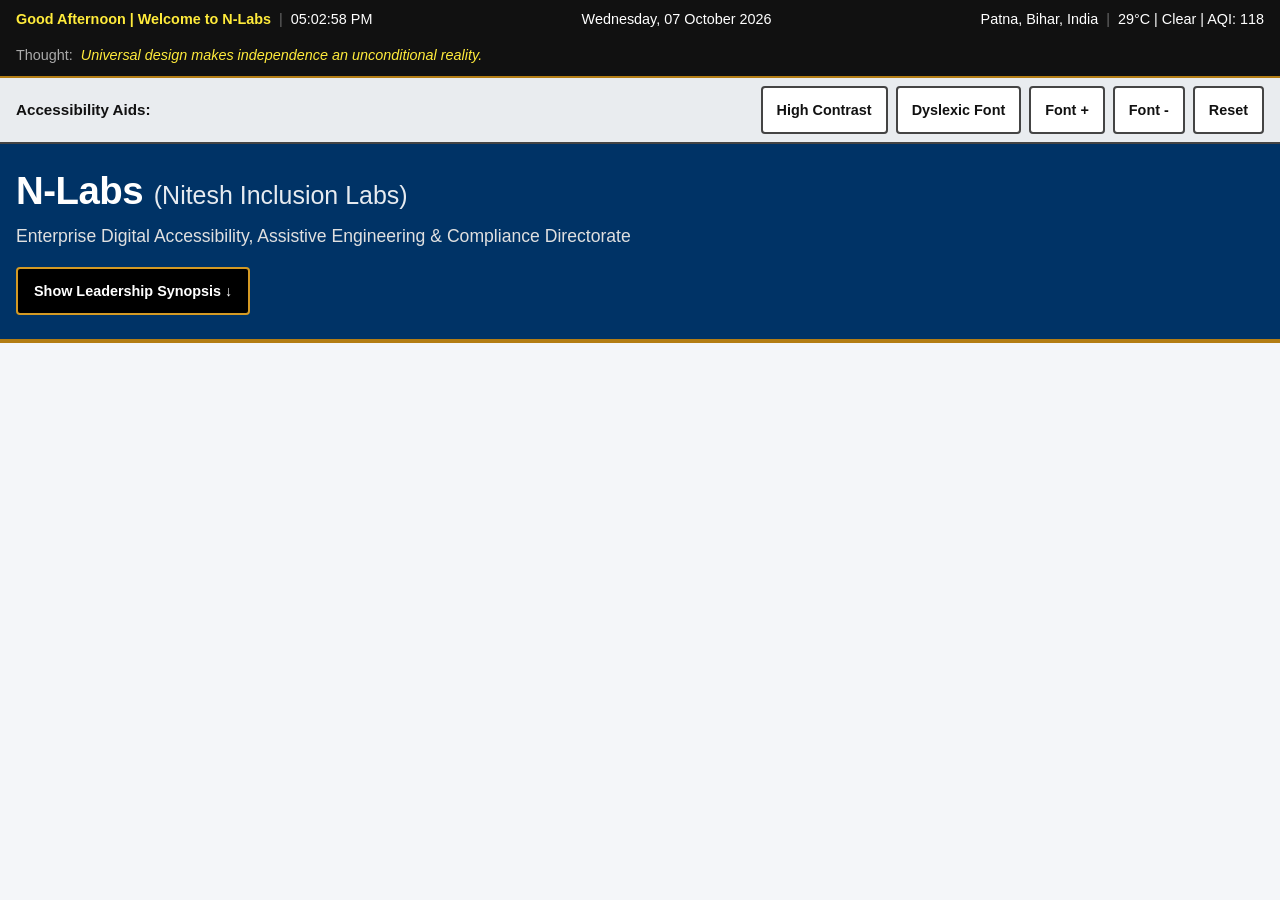
<file: index.html>
<!DOCTYPE html>
<html lang="en" dir="ltr">
<head>  
<script type="application/ld+json">
{
  "@context": "https://schema.org",
  "@type": "Person",
  "name": "Nitesh Kumar",
  "url": "https://n11lab.github.io/",
  "jobTitle": "Accessibility Specialist & Digital Literacy Trainer",
  "worksFor": {
    "@type": "Organization",
    "name": "N11Lab"
  },
  "address": {
    "@type": "PostalAddress",
    "addressRegion": "Bihar",
    "addressCountry": "India"
  },
  "description": "Founder of N11Lab, Digital Accessibility Specialist, Screen Reader Expert, and Digital Literacy Trainer."
}
</script>
<!-- =====================================================================
       ENTERPRISE METADATA & ACCESSIBILITY DIRECTIVES
       Entity: N11Lab (Nitesh Inclusion Lab)
       Directorate: Nitesh Kumar (Founder, CEO & Director)
       Conformance: W3C WCAG 2.0 / 2.1 / 2.2 (Level AAA) & WAI-ARIA 1.2
       Timestamp: Wednesday, October 7, 2026 - IST
       ===================================================================== -->  
<meta charset="UTF-8">  
<meta name="viewport" content="width=device-width, initial-scale=1.0">  
<title>Home | N11Lab (Nitesh Inclusion Lab) - Enterprise Digital Accessibility</title>    
<meta name="description" content="Official home portal of N11Lab, founded by Nitesh Kumar. Providing enterprise digital accessibility audits, PDF/UA document remediation, WCAG compliance training, and professional certification prep.">  
<meta name="keywords" content="N-Labs, Nitesh Inclusion Labs, Nitesh Kumar, Accessibility Auditor, Screen Reader Tester, NVDA Expert, CPACC, DADCA, ADS, WCAG 2.2 AAA, Patna Bihar">  
<meta name="author" content="Nitesh Kumar">  
<meta name="robots" content="index, follow">
  <!-- External Unified Stylesheet -->  
<link rel="stylesheet" href="style.css">
</head>
<body>
  <!-- =====================================================================
       1. ACCESSIBLE SKIP LINKS (WCAG 2.4.1 BYPASS BLOCKS)
       Direct keyboard shortcuts to major landmarks.
       ===================================================================== -->  
<nav class="skip-links-region" aria-label="Skip links">    
<a href="#main-content" class="skip-link">Skip to Main Content</a>    
<a href="#menu-toggle-btn" class="skip-link">Skip to Website Navigation</a>    
<a href="#footer-landmark" class="skip-link">Skip to Footer</a>  
</nav>
  <!-- =====================================================================
       2. TOP ENVIRONMENTAL TELEMETRY RIBBON
       Live status bar: Clock, Date, Weather, and silent non-disruptive quotes.
       ===================================================================== -->  
<div class="telemetry-ribbon" aria-label="Environmental live status">    
<div class="container ribbon-grid">      
<div class="ribbon-block">        
<span id="live-greeting" class="ribbon-highlight">Good Afternoon | Welcome to N-Labs</span>        
<span class="divider" aria-hidden="true">|</span>        
<span id="live-clock" tabindex="0">05:02:58 PM</span>      
</div>      
<div class="ribbon-block">        
<span id="live-date" tabindex="0">Wednesday, 07 October 2026</span>      
</div>      
<div class="ribbon-block">        
<span id="live-location" tabindex="0">Patna, Bihar, India</span>        
<span class="divider" aria-hidden="true">|</span>        
<span id="live-weather" tabindex="0">29°C | Clear | AQI: 118</span>      
</div>      
<div class="ribbon-block ribbon-quote-box" aria-hidden="true">        
<span class="quote-title">Thought: </span>        
<span id="dynamic-quote" class="quote-text">Universal design makes independence an unconditional reality.</span>      
</div>    
</div>  
</div>
  <!-- =====================================================================
       3. CROSS-DISABILITY ACCESSIBILITY DISPLAY CONTROLS
       ===================================================================== -->  
<div class="a11y-toolbar-region">    
<div class="container a11y-toolbar-flex">      
<span class="toolbar-title" id="toolbar-heading">Accessibility Aids:</span>      
<div class="toolbar-buttons" role="group" aria-labelledby="toolbar-heading">        
<button type="button" id="btn-contrast" class="tool-btn" aria-pressed="false">High Contrast</button>        
<button type="button" id="btn-dyslexic" class="tool-btn" aria-pressed="false">Dyslexic Font</button>        
<button type="button" id="btn-text-inc" class="tool-btn" aria-label="Increase text size">Font +</button>        
<button type="button" id="btn-text-dec" class="tool-btn" aria-label="Decrease text size">Font -</button>        
<button type="button" id="btn-reset-pref" class="tool-btn" aria-label="Reset display preferences">Reset</button>      
</div>    
</div>  
</div>
  <!-- =====================================================================
       4. HEADER LANDMARK (ROLE="BANNER")
       Contains Brand Identity, Collapsible Leadership Drawer, Navigation Menu,
       and the Universal Search Engine in its rightful global header position.
       ===================================================================== -->  
<header role="banner" class="site-header">    
<div class="container header-flex">            
<!-- Brand & Collapsible Leadership Drawer -->      
<div class="branding-group">        
<h1 id="site-heading">          
<span class="brand-title">N-Labs</span>           
<span class="brand-subtitle">(Nitesh Inclusion Labs)</span>        
</h1>        
<p class="brand-tagline">Enterprise Digital Accessibility, Assistive Engineering & Compliance Directorate</p>                
<button type="button" id="btn-profile-drawer" class="btn-drawer-toggle" aria-expanded="false" aria-controls="founder-profile-drawer">          
<span id="drawer-toggle-text">Show Leadership Synopsis &darr;</span>        
</button>
        <div id="founder-profile-drawer" class="profile-drawer-content" hidden>          
<div class="drawer-card">            
<h3>Leadership & Identity Profile</h3>            
<p><strong>Founder, CEO & Director:</strong> Nitesh Kumar</p>            
<p><strong>Operational Philosophy:</strong> 100% Visually Impaired, daily native screen reader power user (NVDA, TalkBack, JAWS). Providing lived non-visual verification combined with international compliance engineering.</p>            
<p><strong>Credentials:</strong> NAB Delhi DADCA, NIIT Career Edge IT (94% Distinction), Deque IAAP CPACC Track, Web Accessibility Fundamentals, and Accessible Document Specialist (ADS).</p>            
<p><strong>Base:</strong> Dinkar Nagar, Dahi Bhatta, Masaurhi, Patna, Bihar, India (PIN: 804452).</p>            
<p><a href="about.html" class="btn-link">Read Full Founder Journey on About Page &rarr;</a></p>          
</div>
</file>
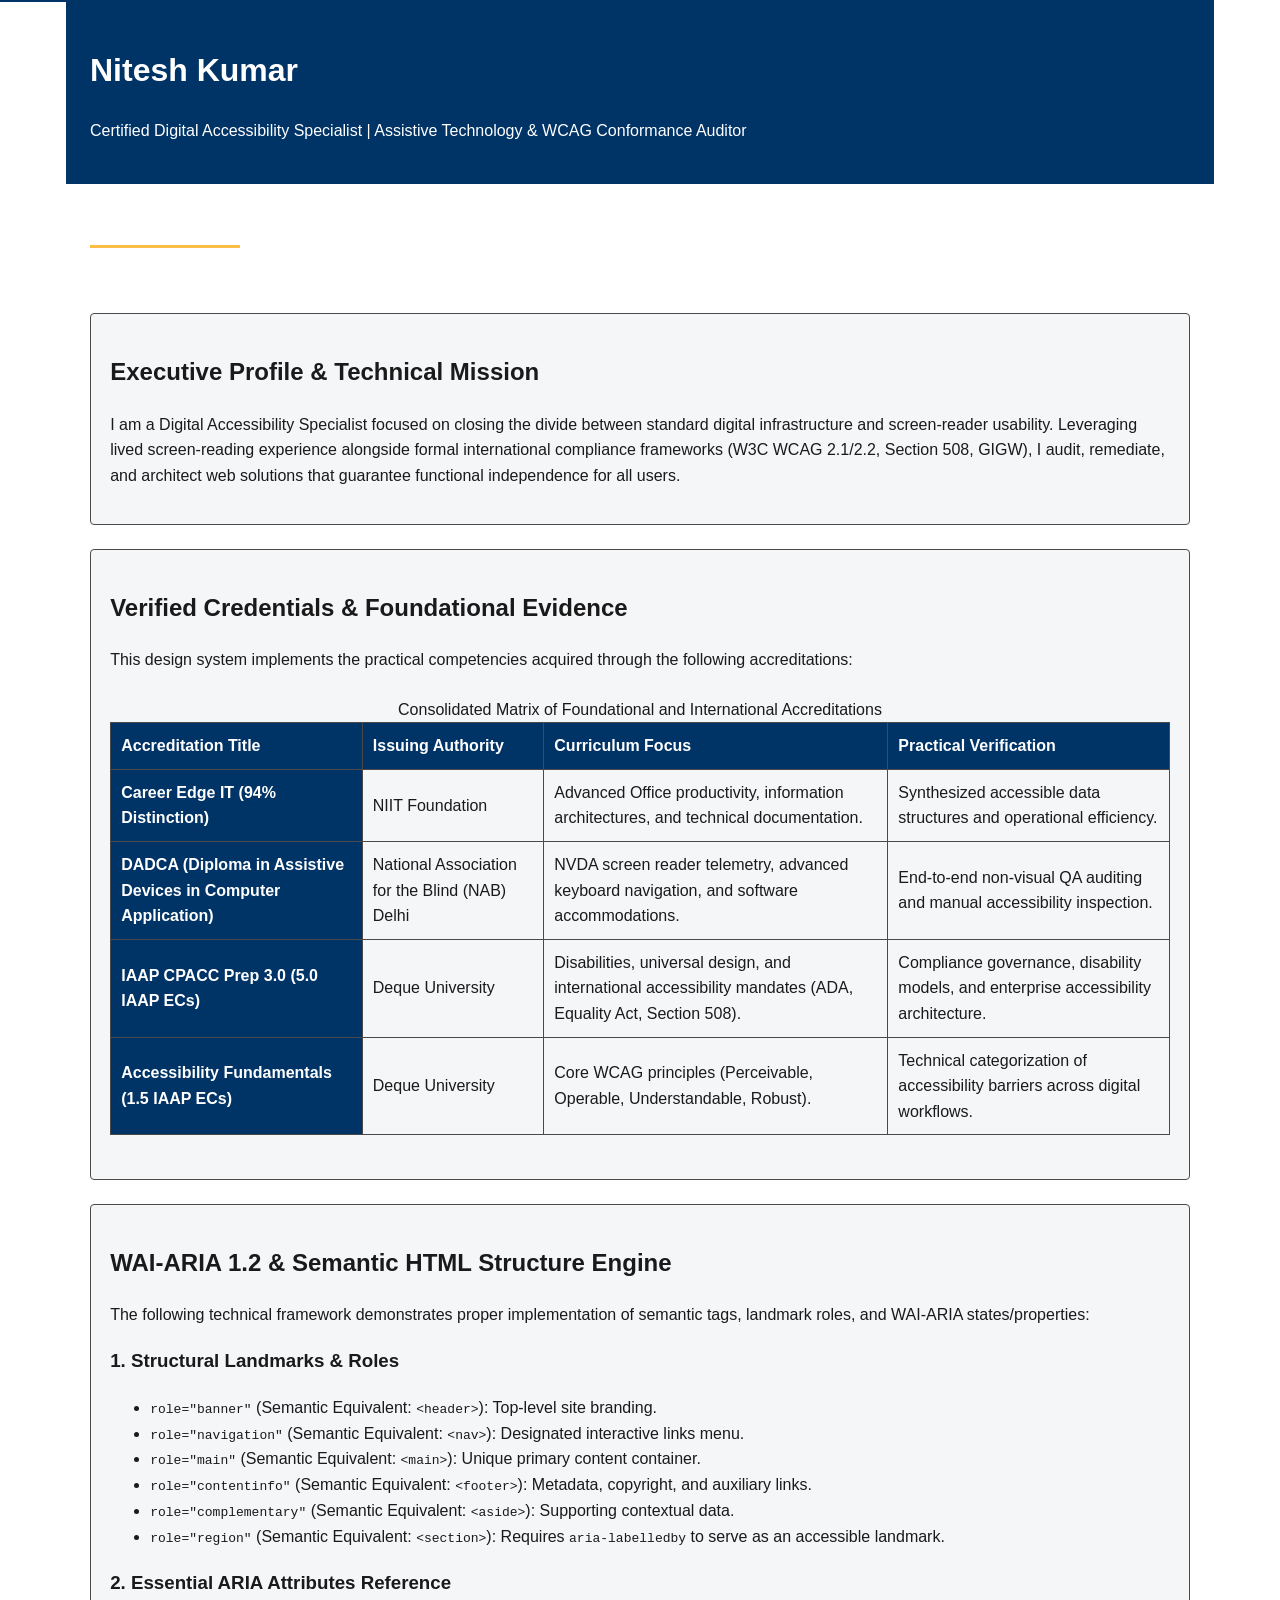
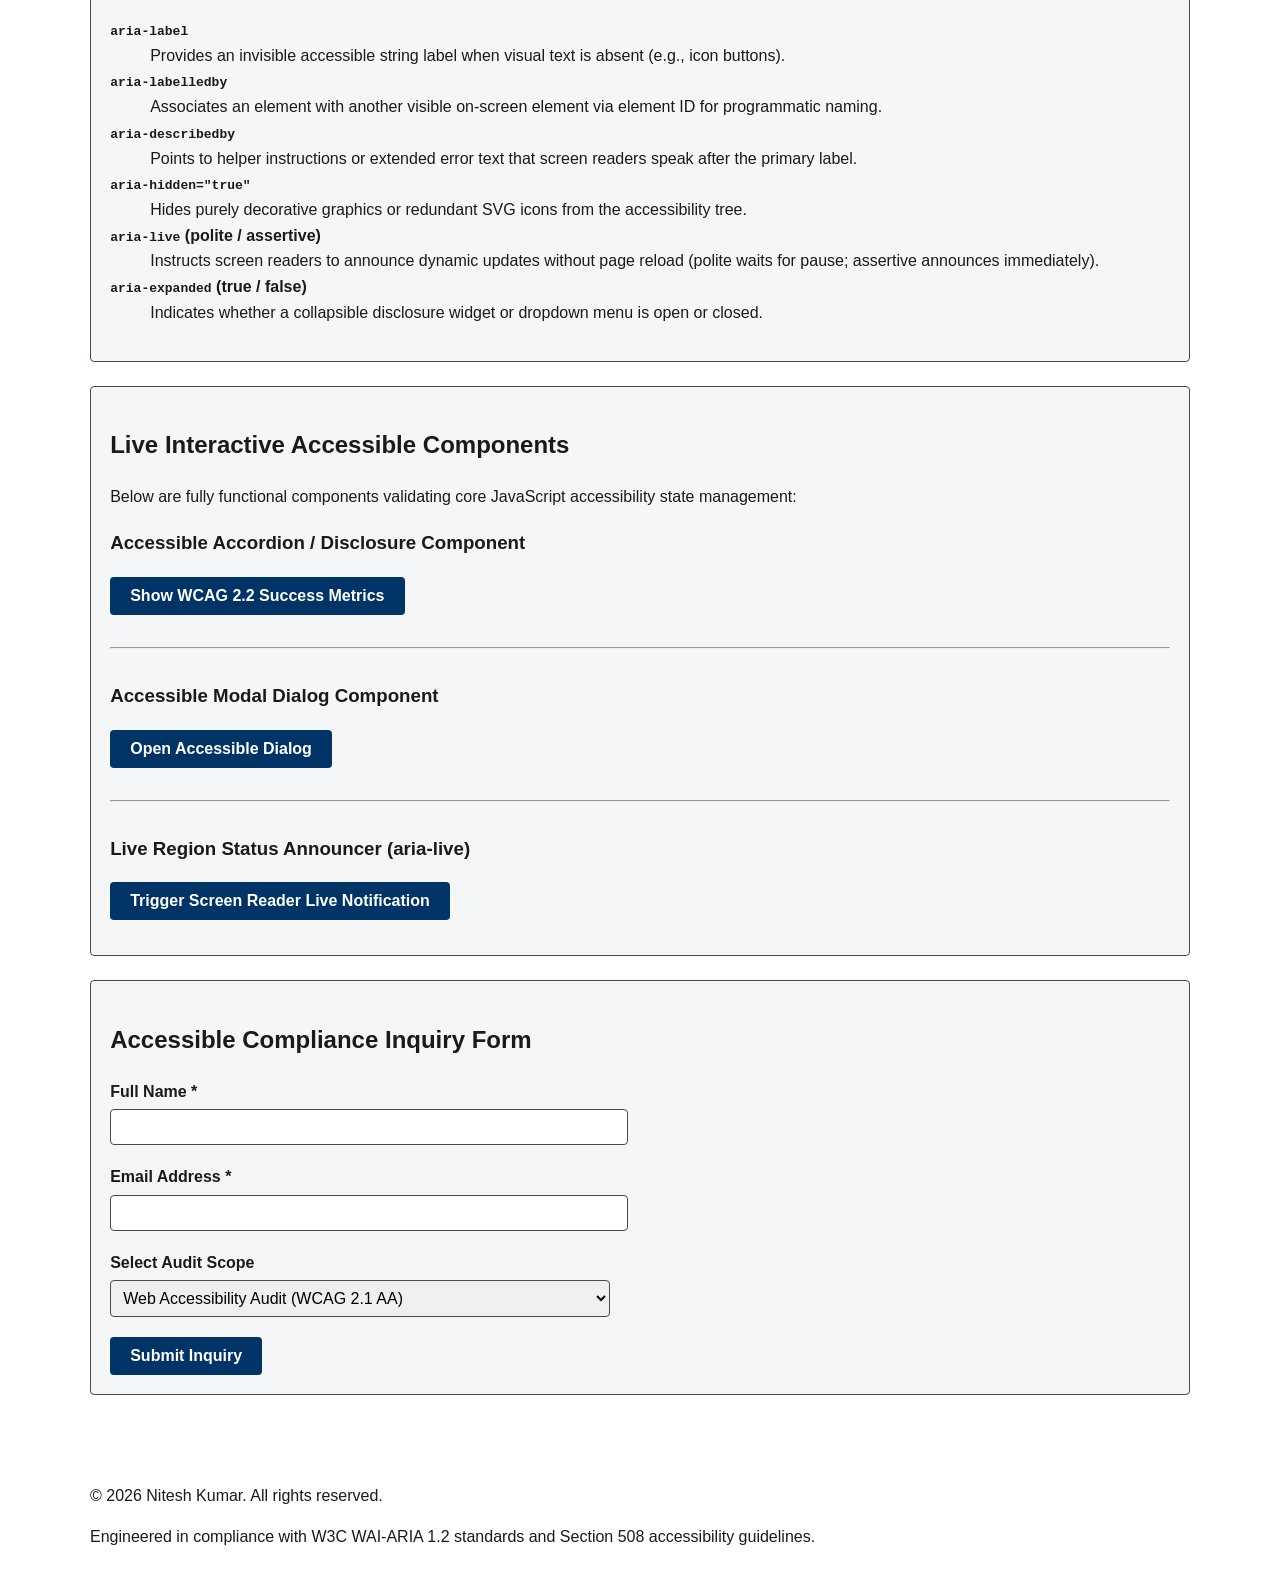
<file: Index.html>
<!DOCTYPE html>
<html lang="en" dir="ltr">
<head>
  <meta charset="UTF-8">
  <meta name="viewport" content="width=device-width, initial-scale=1.0">
  <title>Nitesh Kumar | Enterprise Digital Accessibility (a11y) & WAI-ARIA Design System</title>
  
  <!-- Functional, High-Contrast Accessible Minimal CSS -->
  <style>
    :root {
      --bg-color: #ffffff;
      --text-color: #1a1a1a;
      --primary-color: #003366;
      --focus-color: #ffbf47;
      --border-color: #4a4a4a;
      --card-bg: #f4f6f8;
      --error-color: #d32f2f;
      --success-color: #1b5e20;
    }

    body {
      font-family: -apple-system, BlinkMacSystemFont, "Segoe UI", Roboto, "Helvetica Neue", Arial, sans-serif;
      line-height: 1.6;
      color: var(--text-color);
      background-color: var(--bg-color);
      margin: 0;
      padding: 0;
    }

    /* WCAG 2.4.1: Bypass Blocks (Skip to content) */
    .skip-link {
      position: absolute;
      top: -40px;
      left: 0;
      background: var(--primary-color);
      color: #ffffff;
      padding: 8px 16px;
      z-index: 1000;
      text-decoration: none;
      font-weight: bold;
    }
    .skip-link:focus {
      top: 0;
      outline: 3px solid var(--focus-color);
    }

    /* Focus Visible Indicator - WCAG 2.4.7 */
    a:focus, button:focus, input:focus, select:focus, textarea:focus, [tabindex="0"]:focus {
      outline: 3px solid var(--focus-color);
      outline-offset: 2px;
    }

    /* Screen Reader Only Utility Class */
    .sr-only {
      position: absolute;
      width: 1px;
      height: 1px;
      padding: 0;
      margin: -1px;
      overflow: hidden;
      clip: rect(0, 0, 0, 0);
      white-space: nowrap;
      border: 0;
    }

    /* Layout Landmarks */
    header, nav, main, footer, section, aside {
      padding: 1.5rem;
      max-width: 1100px;
      margin: 0 auto;
    }

    header {
      background: var(--primary-color);
      color: #ffffff;
    }

    nav ul {
      list-style: none;
      padding: 0;
      display: flex;
      flex-wrap: wrap;
      gap: 1rem;
    }

    nav a {
      color: #ffffff;
      text-decoration: underline;
      font-weight: 600;
    }

    nav a[aria-current="page"] {
      text-decoration: none;
      border-bottom: 3px solid var(--focus-color);
    }

    .card {
      background: var(--card-bg);
      border: 1px solid var(--border-color);
      border-radius: 4px;
      padding: 1.2rem;
      margin-bottom: 1.5rem;
    }

    /* Accessible Semantic Table */
    table {
      width: 100%;
      border-collapse: collapse;
      margin: 1.5rem 0;
    }
    th, td {
      border: 1px solid var(--border-color);
      padding: 10px;
      text-align: left;
    }
    th {
      background-color: var(--primary-color);
      color: #ffffff;
    }

    /* Form Styles */
    .form-group {
      margin-bottom: 1.2rem;
    }
    label {
      display: block;
      font-weight: bold;
      margin-bottom: 0.3rem;
    }
    input[type="text"], input[type="email"], select, textarea {
      width: 100%;
      max-width: 500px;
      padding: 8px;
      font-size: 1rem;
      border: 1px solid var(--border-color);
      border-radius: 4px;
    }

    .error-text {
      color: var(--error-color);
      font-weight: bold;
      font-size: 0.9rem;
      display: none;
    }
    input[aria-invalid="true"] {
      border: 2px solid var(--error-color);
    }

    button {
      background-color: var(--primary-color);
      color: #ffffff;
      padding: 10px 20px;
      font-size: 1rem;
      font-weight: bold;
      border: none;
      border-radius: 4px;
      cursor: pointer;
    }

    /* Modal Dialog */
    .modal-overlay {
      position: fixed;
      top: 0; left: 0; right: 0; bottom: 0;
      background: rgba(0, 0, 0, 0.7);
      display: none;
      align-items: center;
      justify-content: center;
    }
    .modal-overlay[data-visible="true"] {
      display: flex;
    }
    .modal-content {
      background: var(--bg-color);
      padding: 2rem;
      border-radius: 6px;
      max-width: 500px;
      width: 90%;
      border: 2px solid var(--primary-color);
    }
  </style>
</head>
<body>

  <!-- Skip Navigation (WCAG 2.4.1) -->
  <a href="#main-content" class="skip-link">Skip to main content</a>

  <!-- Header Landmark with Metadata -->
  <header role="banner">
    <h1>Nitesh Kumar</h1>
    <p>Certified Digital Accessibility Specialist | Assistive Technology & WCAG Conformance Auditor</p>
  </header>

  <!-- Navigation Landmark (Bars & Menus) -->
  <nav role="navigation" aria-label="Main Navigation">
    <ul>
      <li><a href="#about" aria-current="page">Professional Profile</a></li>
      <li><a href="#credentials">Verified Credentials</a></li>
      <li><a href="#aria-system">WAI-ARIA & HTML Taxonomy</a></li>
      <li><a href="#interactive-demo">Live Accessible Widgets</a></li>
      <li><a href="#contact">Audit Inquiry & Form</a></li>
    </ul>
  </nav>

  <!-- Main Landmark -->
  <main id="main-content" role="main">

    <!-- Section 1: Professional Profile -->
    <section id="about" class="card" aria-labelledby="heading-about">
      <h2 id="heading-about">Executive Profile & Technical Mission</h2>
      <p>
        I am a Digital Accessibility Specialist focused on closing the divide between standard digital infrastructure and screen-reader usability. 
        Leveraging lived screen-reading experience alongside formal international compliance frameworks (W3C WCAG 2.1/2.2, Section 508, GIGW), 
        I audit, remediate, and architect web solutions that guarantee functional independence for all users.
      </p>
    </section>

    <!-- Section 2: Verified Academic & Training Matrix -->
    <section id="credentials" class="card" aria-labelledby="heading-credentials">
      <h2 id="heading-credentials">Verified Credentials & Foundational Evidence</h2>
      <p>This design system implements the practical competencies acquired through the following accreditations:</p>
      
      <table>
        <caption>Consolidated Matrix of Foundational and International Accreditations</caption>
        <thead>
          <tr>
            <th scope="col">Accreditation Title</th>
            <th scope="col">Issuing Authority</th>
            <th scope="col">Curriculum Focus</th>
            <th scope="col">Practical Verification</th>
          </tr>
        </thead>
        <tbody>
          <tr>
            <th scope="row">Career Edge IT (94% Distinction)</th>
            <td>NIIT Foundation</td>
            <td>Advanced Office productivity, information architectures, and technical documentation.</td>
            <td>Synthesized accessible data structures and operational efficiency.</td>
          </tr>
          <tr>
            <th scope="row">DADCA (Diploma in Assistive Devices in Computer Application)</th>
            <td>National Association for the Blind (NAB) Delhi</td>
            <td>NVDA screen reader telemetry, advanced keyboard navigation, and software accommodations.</td>
            <td>End-to-end non-visual QA auditing and manual accessibility inspection.</td>
          </tr>
          <tr>
            <th scope="row">IAAP CPACC Prep 3.0 (5.0 IAAP ECs)</th>
            <td>Deque University</td>
            <td>Disabilities, universal design, and international accessibility mandates (ADA, Equality Act, Section 508).</td>
            <td>Compliance governance, disability models, and enterprise accessibility architecture.</td>
          </tr>
          <tr>
            <th scope="row">Accessibility Fundamentals (1.5 IAAP ECs)</th>
            <td>Deque University</td>
            <td>Core WCAG principles (Perceivable, Operable, Understandable, Robust).</td>
            <td>Technical categorization of accessibility barriers across digital workflows.</td>
          </tr>
        </tbody>
      </table>
    </section>

    <!-- Section 3: The Complete Semantic HTML & WAI-ARIA Living Taxonomy -->
    <section id="aria-system" class="card" aria-labelledby="heading-taxonomy">
      <h2 id="heading-taxonomy">WAI-ARIA 1.2 & Semantic HTML Structure Engine</h2>
      <p>
        The following technical framework demonstrates proper implementation of semantic tags, landmark roles, and WAI-ARIA states/properties:
      </p>

      <h3>1. Structural Landmarks & Roles</h3>
      <ul>
        <li><code>role="banner"</code> (Semantic Equivalent: <code>&lt;header&gt;</code>): Top-level site branding.</li>
        <li><code>role="navigation"</code> (Semantic Equivalent: <code>&lt;nav&gt;</code>): Designated interactive links menu.</li>
        <li><code>role="main"</code> (Semantic Equivalent: <code>&lt;main&gt;</code>): Unique primary content container.</li>
        <li><code>role="contentinfo"</code> (Semantic Equivalent: <code>&lt;footer&gt;</code>): Metadata, copyright, and auxiliary links.</li>
        <li><code>role="complementary"</code> (Semantic Equivalent: <code>&lt;aside&gt;</code>): Supporting contextual data.</li>
        <li><code>role="region"</code> (Semantic Equivalent: <code>&lt;section&gt;</code>): Requires <code>aria-labelledby</code> to serve as an accessible landmark.</li>
      </ul>

      <h3>2. Essential ARIA Attributes Reference</h3>
      <dl>
        <dt><strong><code>aria-label</code></strong></dt>
        <dd>Provides an invisible accessible string label when visual text is absent (e.g., icon buttons).</dd>
        
        <dt><strong><code>aria-labelledby</code></strong></dt>
        <dd>Associates an element with another visible on-screen element via element ID for programmatic naming.</dd>
        
        <dt><strong><code>aria-describedby</code></strong></dt>
        <dd>Points to helper instructions or extended error text that screen readers speak after the primary label.</dd>
        
        <dt><strong><code>aria-hidden="true"</code></strong></dt>
        <dd>Hides purely decorative graphics or redundant SVG icons from the accessibility tree.</dd>
        
        <dt><strong><code>aria-live</code> (polite / assertive)</strong></dt>
        <dd>Instructs screen readers to announce dynamic updates without page reload (polite waits for pause; assertive announces immediately).</dd>
        
        <dt><strong><code>aria-expanded</code> (true / false)</strong></dt>
        <dd>Indicates whether a collapsible disclosure widget or dropdown menu is open or closed.</dd>
      </dl>
    </section>

    <!-- Section 4: Live Accessible Interactive Widgets (With Basic JavaScript) -->
    <section id="interactive-demo" class="card" aria-labelledby="heading-widgets">
      <h2 id="heading-widgets">Live Interactive Accessible Components</h2>
      <p>Below are fully functional components validating core JavaScript accessibility state management:</p>

      <!-- Accessible Accordion / Disclosure Widget -->
      <h3>Accessible Accordion / Disclosure Component</h3>
      <div>
        <button type="button" id="accordion-toggle" aria-expanded="false" aria-controls="accordion-panel">
          Show WCAG 2.2 Success Metrics
        </button>
        <div id="accordion-panel" role="region" aria-labelledby="accordion-toggle" hidden style="margin-top: 10px; padding: 10px; border-left: 4px solid var(--primary-color);">
          <p>
            WCAG 2.2 introduces 9 new success criteria focused on low vision, motor impairments, and cognitive load. 
            All state transitions are synchronized with <code>aria-expanded</code> and the <code>hidden</code> attribute.
          </p>
        </div>
      </div>

      <hr style="margin: 2rem 0;">

      <!-- Accessible Modal Dialog -->
      <h3>Accessible Modal Dialog Component</h3>
      <button type="button" id="open-modal-btn">Open Accessible Dialog</button>

      <div class="modal-overlay" id="modal-container" role="presentation" data-visible="false">
        <div role="dialog" id="accessible-dialog" aria-modal="true" aria-labelledby="dialog-title" aria-describedby="dialog-desc" class="modal-content">
          <h4 id="dialog-title">Audit Remediation Confirmation</h4>
          <p id="dialog-desc">Are you sure you want to approve this accessibility conformance statement?</p>
          <div style="display: flex; gap: 10px; margin-top: 1.5rem;">
            <button type="button" id="confirm-btn">Confirm Audit</button>
            <button type="button" id="close-modal-btn">Close Modal</button>
          </div>
        </div>
      </div>

      <hr style="margin: 2rem 0;">

      <!-- Live Notification Region -->
      <h3>Live Region Status Announcer (aria-live)</h3>
      <button type="button" id="trigger-status-btn">Trigger Screen Reader Live Notification</button>
      <div id="live-announcer" class="sr-only" role="status" aria-live="polite"></div>
      <p id="visual-status" aria-hidden="true" style="font-weight: bold; margin-top: 10px;"></p>
    </section>

    <!-- Section 5: Accessible Contact & Form Validation -->
    <section id="contact" class="card" aria-labelledby="heading-form">
      <h2 id="heading-form">Accessible Compliance Inquiry Form</h2>
      <form id="audit-form" novalidate>
        
        <div class="form-group">
          <label for="client-name">Full Name <span aria-hidden="true">*</span></label>
          <input type="text" id="client-name" name="client-name" required aria-required="true" aria-describedby="name-error">
          <div id="name-error" class="error-text" role="alert">Error: Full Name is required to proceed.</div>
        </div>

        <div class="form-group">
          <label for="client-email">Email Address <span aria-hidden="true">*</span></label>
          <input type="email" id="client-email" name="client-email" required aria-required="true" aria-describedby="email-error">
          <div id="email-error" class="error-text" role="alert">Error: Please enter a valid email address.</div>
        </div>

        <div class="form-group">
          <label for="service-type">Select Audit Scope</label>
          <select id="service-type" name="service-type">
            <option value="web-audit">Web Accessibility Audit (WCAG 2.1 AA)</option>
            <option value="doc-remediation">Document Remediation (PDF/Word)</option>
            <option value="training">Corporate D&I Training & SOP Design</option>
          </select>
        </div>

        <button type="submit" id="submit-form-btn">Submit Inquiry</button>
      </form>
    </section>

  </main>

  <!-- Footer Landmark -->
  <footer role="contentinfo">
    <p>&copy; 2026 Nitesh Kumar. All rights reserved.</p>
    <p>Engineered in compliance with W3C WAI-ARIA 1.2 standards and Section 508 accessibility guidelines.</p>
  </footer>

  <!-- Basic JavaScript: Accessible State Management & Logic -->
  <script>
    // 1. Accordion / Disclosure Logic
    const accordionBtn = document.getElementById('accordion-toggle');
    const accordionPanel = document.getElementById('accordion-panel');

    accordionBtn.addEventListener('click', function() {
      const isExpanded = accordionBtn.getAttribute('aria-expanded') === 'true';
      accordionBtn.setAttribute('aria-expanded', !isExpanded);
      accordionPanel.hidden = isExpanded;
    });

    // 2. Modal Dialog Focus Management Logic
    const openModalBtn = document.getElementById('open-modal-btn');
    const closeModalBtn = document.getElementById('close-modal-btn');
    const confirmBtn = document.getElementById('confirm-btn');
    const modalContainer = document.getElementById('modal-container');
    const accessibleDialog = document.getElementById('accessible-dialog');

    openModalBtn.addEventListener('click', function() {
      modalContainer.setAttribute('data-visible', 'true');
      closeModalBtn.focus(); // Move focus inside modal
    });

    function dismissModal() {
      modalContainer.setAttribute('data-visible', 'false');
      openModalBtn.focus(); // Return focus to triggering button (WCAG 2.4.3)
    }

    closeModalBtn.addEventListener('click', dismissModal);
    confirmBtn.addEventListener('click', dismissModal);

    // Escape Key Dismissal (WCAG 2.1.2)
    window.addEventListener('keydown', function(event) {
      if (event.key === 'Escape' && modalContainer.getAttribute('data-visible') === 'true') {
        dismissModal();
      }
    });

    // 3. Live Region Announcement Logic
    const triggerStatusBtn = document.getElementById('trigger-status-btn');
    const liveAnnouncer = document.getElementById('live-announcer');
    const visualStatus = document.getElementById('visual-status');

    triggerStatusBtn.addEventListener('click', function() {
      const timestamp = new Date().toLocaleTimeString();
      const message = "Automated audit scan completed at " + timestamp + ". Zero critical failures detected.";
      
      liveAnnouncer.textContent = message;
      visualStatus.textContent = message;
    });

    // 4. Accessible Form Validation Logic
    const auditForm = document.getElementById('audit-form');
    const clientNameInput = document.getElementById('client-name');
    const nameError = document.getElementById('name-error');

    auditForm.addEventListener('submit', function(event) {
      event.preventDefault();
      
      if (clientNameInput.value.trim() === '') {
        clientNameInput.setAttribute('aria-invalid', 'true');
        nameError.style.display = 'block';
        clientNameInput.focus(); // Focus the invalid input
      } else {
        clientNameInput.removeAttribute('aria-invalid');
        nameError.style.display = 'none';
        alert('Form successfully submitted with verified accessible parameters.');
      }
    });
  </script>
</body>
</html>
</file>
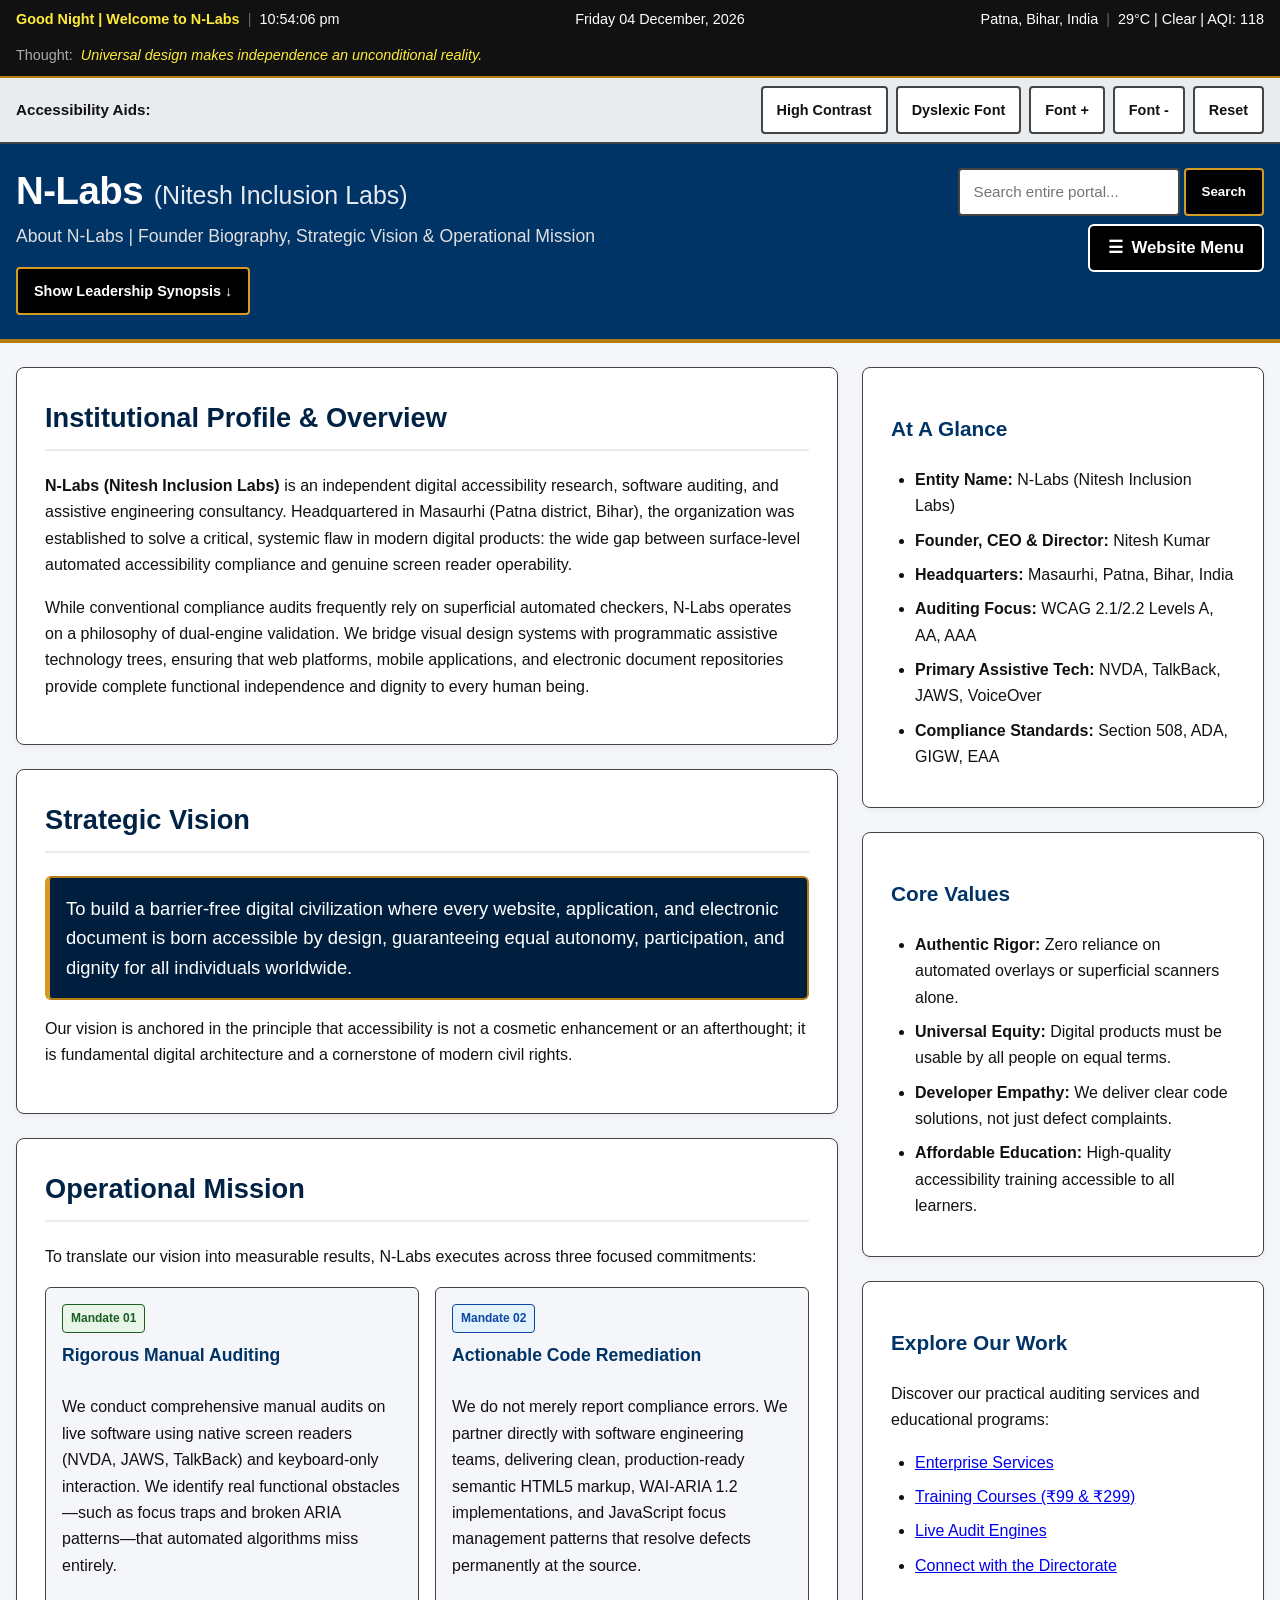
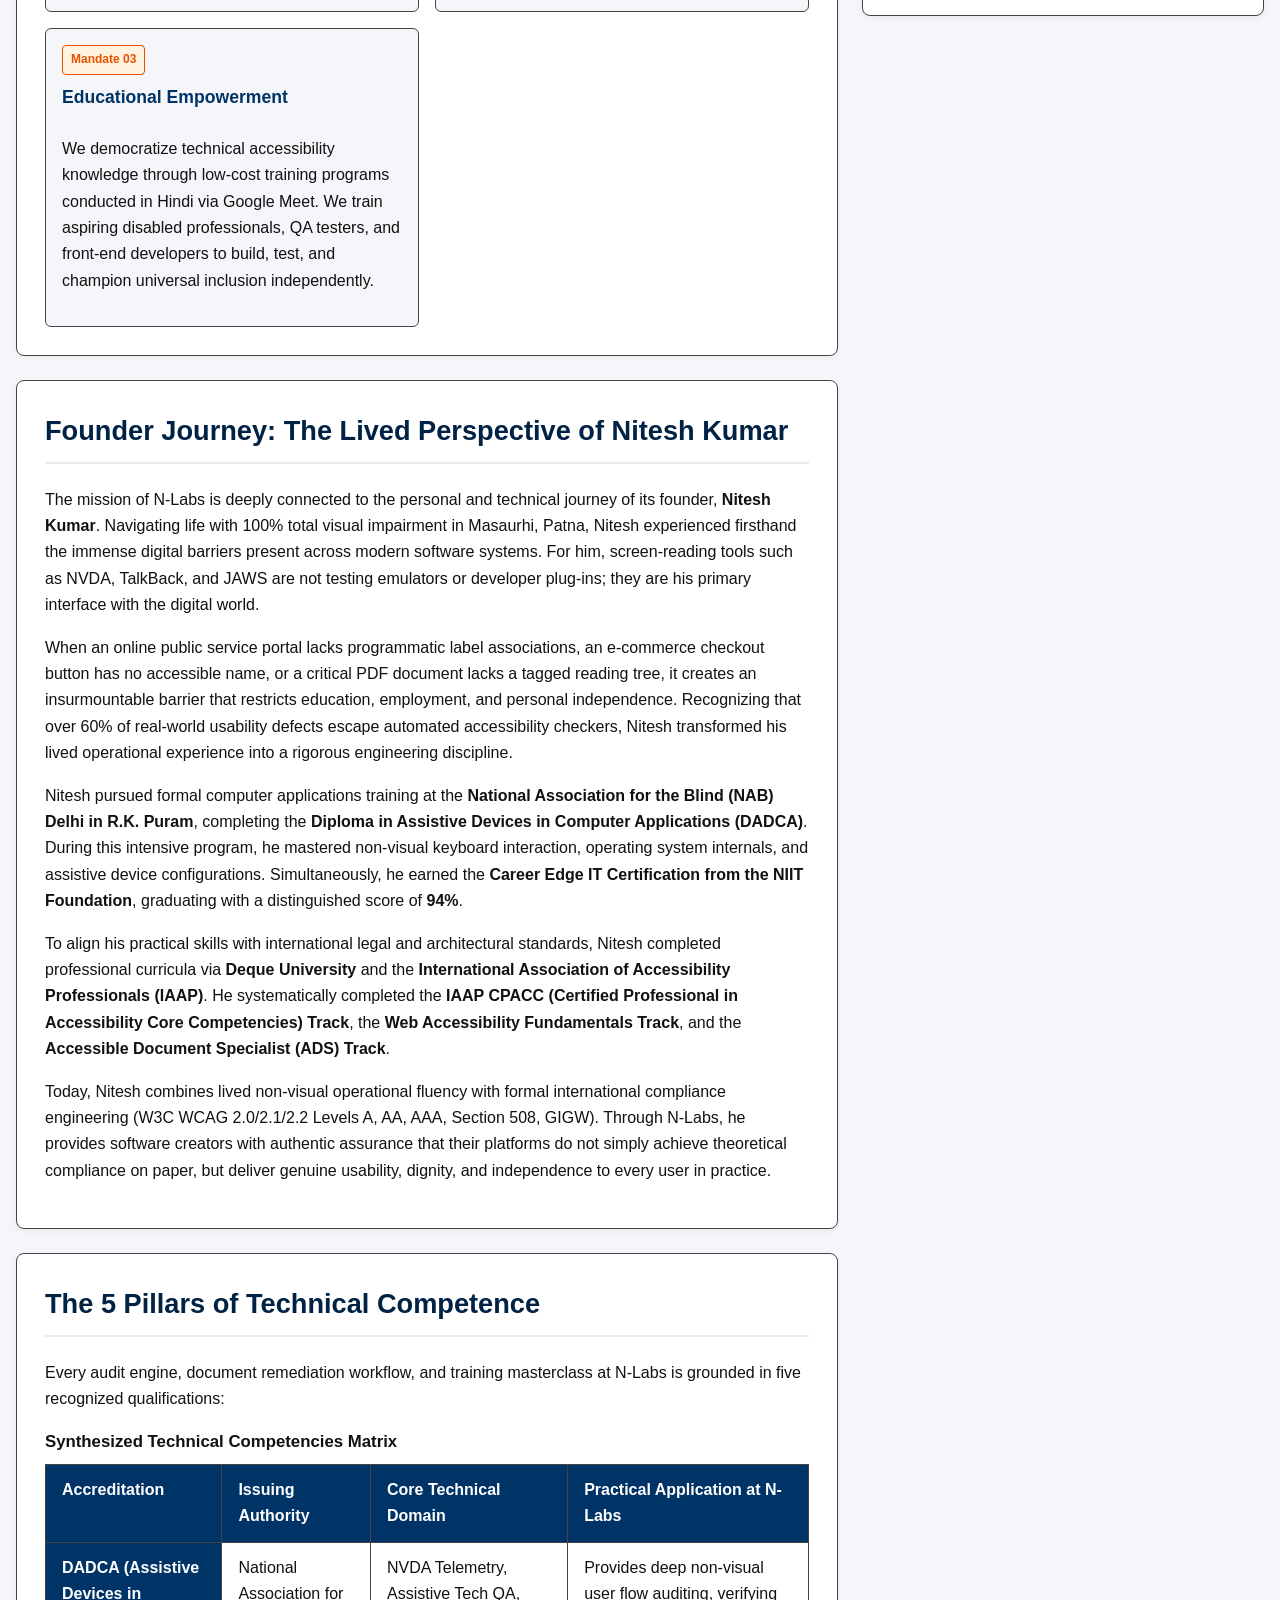
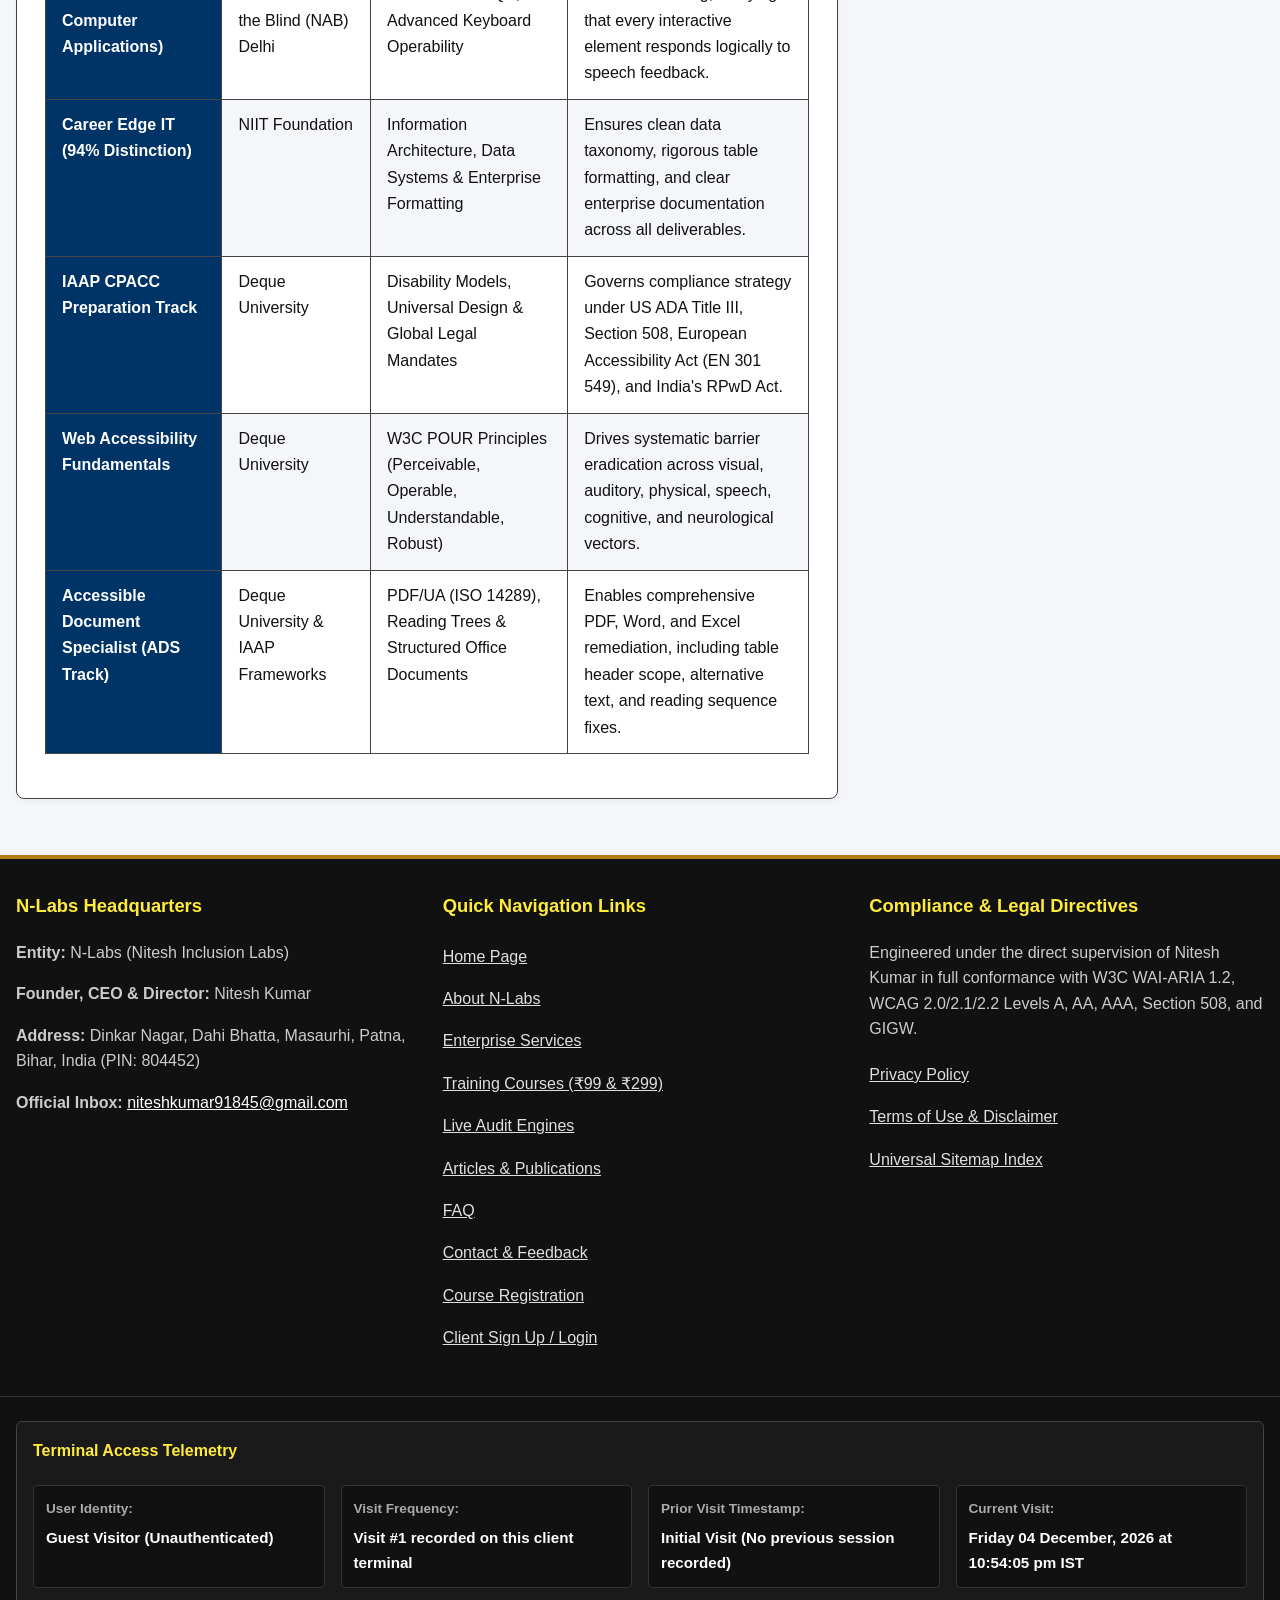
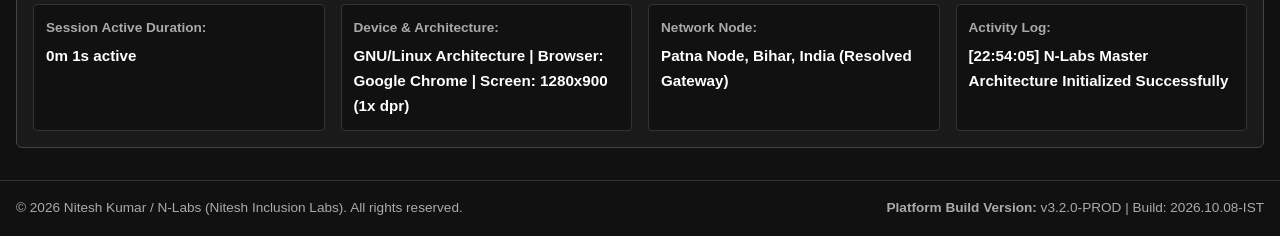
<file: about.html>
<!DOCTYPE html>
<html lang="en" dir="ltr">
<head>
  <!-- =====================================================================
       ENTERPRISE METADATA & ACCESSIBILITY DIRECTIVES
       Entity: N-Labs (Nitesh Inclusion Labs)
       Directorate: Nitesh Kumar (Founder, CEO & Director)
       Compliance Standards: W3C WCAG 2.0/2.1/2.2 (Level AAA) & WAI-ARIA 1.2
       Page Scope: Dedicated Founder Journey, Vision, Mission & Institutional Charter
       Timestamp: Thursday, October 8, 2026 - IST
       ===================================================================== -->
  <meta charset="UTF-8">
  <meta name="viewport" content="width=device-width, initial-scale=1.0">
  <title>About N-Labs | Founder Journey, Vision & Strategic Mission - Nitesh Kumar</title>
  
  <meta name="description" content="Discover the lived experience, foundational journey, strategic vision, and operational mission behind N-Labs (Nitesh Inclusion Labs), founded by accessibility specialist Nitesh Kumar.">
  <meta name="keywords" content="About N-Labs, Nitesh Kumar, Founder Story, Accessibility Specialist Biography, NVDA Screen Reader Tester, CPACC, DADCA, ADS, Digital Inclusion Vision, Patna Bihar">
  <meta name="author" content="Nitesh Kumar">
  <meta name="robots" content="index, follow">

  <!-- External Unified Stylesheet -->
  <link rel="stylesheet" href="style.css">
</head>
<body>

  <!-- =====================================================================
       1. ACCESSIBLE SKIP LINKS (WCAG 2.4.1 BYPASS BLOCKS)
       ===================================================================== -->
  <nav class="skip-links-region" aria-label="Skip links">
    <a href="#main-content" class="skip-link">Skip to Main Content</a>
    <a href="#menu-toggle-btn" class="skip-link">Skip to Website Navigation</a>
    <a href="#footer-landmark" class="skip-link">Skip to Footer</a>
  </nav>

  <!-- =====================================================================
       2. TOP ENVIRONMENTAL TELEMETRY RIBBON
       ===================================================================== -->
  <div class="telemetry-ribbon" aria-label="Environmental live status">
    <div class="container ribbon-grid">
      <div class="ribbon-block">
        <span id="live-greeting" class="ribbon-highlight">Good Afternoon | Welcome to N-Labs</span>
        <span class="divider" aria-hidden="true">|</span>
        <span id="live-clock" tabindex="0">05:02:58 PM</span>
      </div>
      <div class="ribbon-block">
        <span id="live-date" tabindex="0">Thursday, 08 October 2026</span>
      </div>
      <div class="ribbon-block">
        <span id="live-location" tabindex="0">Patna, Bihar, India</span>
        <span class="divider" aria-hidden="true">|</span>
        <span id="live-weather" tabindex="0">29°C | Clear | AQI: 118</span>
      </div>
      <div class="ribbon-block ribbon-quote-box" aria-hidden="true">
        <span class="quote-title">Thought: </span>
        <span id="dynamic-quote" class="quote-text">Universal design makes independence an unconditional reality.</span>
      </div>
    </div>
  </div>

  <!-- =====================================================================
       3. CROSS-DISABILITY ACCESSIBILITY DISPLAY CONTROLS
       ===================================================================== -->
  <div class="a11y-toolbar-region">
    <div class="container a11y-toolbar-flex">
      <span class="toolbar-title" id="toolbar-heading">Accessibility Aids:</span>
      <div class="toolbar-buttons" role="group" aria-labelledby="toolbar-heading">
        <button type="button" id="btn-contrast" class="tool-btn" aria-pressed="false">High Contrast</button>
        <button type="button" id="btn-dyslexic" class="tool-btn" aria-pressed="false">Dyslexic Font</button>
        <button type="button" id="btn-text-inc" class="tool-btn" aria-label="Increase text size">Font +</button>
        <button type="button" id="btn-text-dec" class="tool-btn" aria-label="Decrease text size">Font -</button>
        <button type="button" id="btn-reset-pref" class="tool-btn" aria-label="Reset display preferences">Reset</button>
      </div>
    </div>
  </div>

  <!-- =====================================================================
       4. HEADER LANDMARK (ROLE="BANNER")
       ===================================================================== -->
  <header role="banner" class="site-header">
    <div class="container header-flex">
      
      <!-- Brand & Leadership Summary -->
      <div class="branding-group">
        <h1 id="site-heading">
          <span class="brand-title">N-Labs</span> 
          <span class="brand-subtitle">(Nitesh Inclusion Labs)</span>
        </h1>
        <p class="brand-tagline">About N-Labs | Founder Biography, Strategic Vision & Operational Mission</p>
        
        <button type="button" id="btn-profile-drawer" class="btn-drawer-toggle" aria-expanded="false" aria-controls="founder-profile-drawer">
          <span id="drawer-toggle-text">Show Leadership Synopsis &darr;</span>
        </button>

        <div id="founder-profile-drawer" class="profile-drawer-content" hidden>
          <div class="drawer-card">
            <h3>Leadership & Identity Profile</h3>
            <p><strong>Founder, CEO & Director:</strong> Nitesh Kumar</p>
            <p><strong>Operational Background:</strong> 100% Visually Impaired, daily native screen reader user (NVDA, TalkBack, JAWS). Providing lived non-visual verification combined with international compliance engineering.</p>
            <p><strong>Credentials:</strong> NAB Delhi DADCA, NIIT Career Edge IT (94%), Deque IAAP CPACC Track, Web Accessibility Fundamentals, and Accessible Document Specialist (ADS).</p>
            <p><strong>Base:</strong> Dinkar Nagar, Dahi Bhatta, Masaurhi, Patna, Bihar, India (PIN: 804452).</p>
          </div>
        </div>
      </div>

      <!-- Navigation & Header Search -->
      <div class="header-menu-container">
        
        <form id="universal-search" role="search" aria-label="Universal Site Search" class="universal-search-form" onsubmit="event.preventDefault(); window.executeGlobalSearch();">
          <label for="search-input" class="sr-only">Search all pages, courses, tools, and articles:</label>
          <div class="search-input-group">
            <input type="search" id="search-input" name="q" placeholder="Search entire portal..." required autocomplete="off">
            <button type="submit" class="btn-search-submit">Search</button>
          </div>
        </form>

        <button type="button" id="menu-toggle-btn" class="btn-menu-toggle" aria-expanded="false" aria-controls="global-dropdown-menu" aria-label="Open Website Main Navigation Menu">
          <span class="menu-icon" aria-hidden="true">&#9776;</span>
          <span class="menu-text">Website Menu</span>
        </button>

        <nav id="global-dropdown-menu" class="dropdown-menu-list" role="navigation" aria-label="Universal Site Pages" hidden>
          <ul class="menu-items">
            <li><a href="index.html" class="menu-link">1. Home Page</a></li>
            <li><a href="about.html" class="menu-link current-page" aria-current="page">2. About N-Labs (Story, Vision, Mission)</a></li>
            <li><a href="services.html" class="menu-link">3. Core Enterprise Services</a></li>
            <li><a href="courses.html" class="menu-link">4. Professional Courses (₹99 & ₹299 Batches)</a></li>
            <li><a href="tools.html" class="menu-link">5. Audit Engines & Tools</a></li>
            <li><a href="articles.html" class="menu-link">6. Articles & Publications</a></li>
            <li><a href="faq.html" class="menu-link">7. Frequently Asked Questions (FAQ)</a></li>
            <li><a href="contact.html" class="menu-link">8. Contact, Inquiries & Feedback</a></li>
            <li><a href="register.html" class="menu-link">9. Course Registration Portal</a></li>
            <li><a href="auth.html" class="menu-link">10. Client Portal Access (Sign Up / Login)</a></li>
            <li><a href="privacy.html" class="menu-link">11. Privacy Policy</a></li>
            <li><a href="terms.html" class="menu-link">12. Terms of Use & Disclaimer</a></li>
            <li><a href="sitemap.html" class="menu-link">13. Universal Sitemap Index</a></li>
          </ul>
        </nav>
      </div>

    </div>
  </header>

  <!-- =====================================================================
       5. MAIN PAGE LAYOUT: TWO-COLUMN ENTERPRISE GRID
       ===================================================================== -->
  <div class="container page-layout">

    <!-- ===================================================================
         MAIN LANDMARK (ROLE="MAIN")
         Contains: Institutional Overview, Strategic Vision, Operational Mission,
         Comprehensive Founder Story, and Accreditation Matrix.
         =================================================================== -->
    <main id="main-content" role="main" tabindex="-1">

      <!-- Institutional Profile -->
      <section class="card">
        <h2>Institutional Profile & Overview</h2>
        <p>
          <strong>N-Labs (Nitesh Inclusion Labs)</strong> is an independent digital accessibility research, software auditing, and assistive engineering consultancy. 
          Headquartered in Masaurhi (Patna district, Bihar), the organization was established to solve a critical, systemic flaw in modern digital products: 
          the wide gap between surface-level automated accessibility compliance and genuine screen reader operability.
        </p>
        <p>
          While conventional compliance audits frequently rely on superficial automated checkers, N-Labs operates on a philosophy of dual-engine validation. 
          We bridge visual design systems with programmatic assistive technology trees, ensuring that web platforms, mobile applications, and electronic document repositories 
          provide complete functional independence and dignity to every human being.
        </p>
      </section>

      <!-- Strategic Vision -->
      <section class="card">
        <h2>Strategic Vision</h2>
        <div class="drawer-card" style="margin: 16px 0; border-left: 5px solid var(--color-accent-light);">
          <p style="font-size: 1.15rem; font-weight: 500; margin: 0; line-height: 1.6;">
            To build a barrier-free digital civilization where every website, application, and electronic document is born accessible by design, 
            guaranteeing equal autonomy, participation, and dignity for all individuals worldwide.
          </p>
        </div>
        <p>
          Our vision is anchored in the principle that accessibility is not a cosmetic enhancement or an afterthought; 
          it is fundamental digital architecture and a cornerstone of modern civil rights.
        </p>
      </section>

      <!-- Operational Mission -->
      <section class="card">
        <h2>Operational Mission</h2>
        <p>To translate our vision into measurable results, N-Labs executes across three focused commitments:</p>

        <div class="feed-grid">
          
          <article class="feed-item-card">
            <span class="badge badge-tool">Mandate 01</span>
            <h3>Rigorous Manual Auditing</h3>
            <p>
              We conduct comprehensive manual audits on live software using native screen readers (NVDA, JAWS, TalkBack) and keyboard-only interaction. 
              We identify real functional obstacles—such as focus traps and broken ARIA patterns—that automated algorithms miss entirely.
            </p>
          </article>

          <article class="feed-item-card">
            <span class="badge badge-article">Mandate 02</span>
            <h3>Actionable Code Remediation</h3>
            <p>
              We do not merely report compliance errors. We partner directly with software engineering teams, delivering clean, production-ready semantic HTML5 markup, 
              WAI-ARIA 1.2 implementations, and JavaScript focus management patterns that resolve defects permanently at the source.
            </p>
          </article>

          <article class="feed-item-card">
            <span class="badge badge-course">Mandate 03</span>
            <h3>Educational Empowerment</h3>
            <p>
              We democratize technical accessibility knowledge through low-cost training programs conducted in Hindi via Google Meet. 
              We train aspiring disabled professionals, QA testers, and front-end developers to build, test, and champion universal inclusion independently.
            </p>
          </article>

        </div>
      </section>

      <!-- Founder Story -->
      <section class="card">
        <h2>Founder Journey: The Lived Perspective of Nitesh Kumar</h2>
        
        <p>
          The mission of N-Labs is deeply connected to the personal and technical journey of its founder, <strong>Nitesh Kumar</strong>. 
          Navigating life with 100% total visual impairment in Masaurhi, Patna, Nitesh experienced firsthand the immense digital barriers present across modern software systems. 
          For him, screen-reading tools such as NVDA, TalkBack, and JAWS are not testing emulators or developer plug-ins; they are his primary interface with the digital world.
        </p>
        
        <p>
          When an online public service portal lacks programmatic label associations, an e-commerce checkout button has no accessible name, or a critical PDF document lacks a tagged reading tree, 
          it creates an insurmountable barrier that restricts education, employment, and personal independence. 
          Recognizing that over 60% of real-world usability defects escape automated accessibility checkers, Nitesh transformed his lived operational experience into a rigorous engineering discipline.
        </p>

        <p>
          Nitesh pursued formal computer applications training at the <strong>National Association for the Blind (NAB) Delhi in R.K. Puram</strong>, completing the 
          <strong>Diploma in Assistive Devices in Computer Applications (DADCA)</strong>. During this intensive program, he mastered non-visual keyboard interaction, operating system internals, 
          and assistive device configurations. Simultaneously, he earned the <strong>Career Edge IT Certification from the NIIT Foundation</strong>, graduating with a distinguished score of <strong>94%</strong>.
        </p>

        <p>
          To align his practical skills with international legal and architectural standards, Nitesh completed professional curricula via <strong>Deque University</strong> and the 
          <strong>International Association of Accessibility Professionals (IAAP)</strong>. He systematically completed the <strong>IAAP CPACC (Certified Professional in Accessibility Core Competencies) Track</strong>, 
          the <strong>Web Accessibility Fundamentals Track</strong>, and the <strong>Accessible Document Specialist (ADS) Track</strong>.
        </p>

        <p>
          Today, Nitesh combines lived non-visual operational fluency with formal international compliance engineering (W3C WCAG 2.0/2.1/2.2 Levels A, AA, AAA, Section 508, GIGW). 
          Through N-Labs, he provides software creators with authentic assurance that their platforms do not simply achieve theoretical compliance on paper, but deliver genuine usability, dignity, 
          and independence to every user in practice.
        </p>
      </section>

      <!-- Synthesized Accreditation Matrix -->
      <section class="card">
        <h2>The 5 Pillars of Technical Competence</h2>
        <p>
          Every audit engine, document remediation workflow, and training masterclass at N-Labs is grounded in five recognized qualifications:
        </p>

        <div class="table-responsive">
          <table>
            <caption>Synthesized Technical Competencies Matrix</caption>
            <thead>
              <tr>
                <th scope="col">Accreditation</th>
                <th scope="col">Issuing Authority</th>
                <th scope="col">Core Technical Domain</th>
                <th scope="col">Practical Application at N-Labs</th>
              </tr>
            </thead>
            <tbody>
              <tr>
                <th scope="row">DADCA (Assistive Devices in Computer Applications)</th>
                <td>National Association for the Blind (NAB) Delhi</td>
                <td>NVDA Telemetry, Assistive Tech QA, Advanced Keyboard Operability</td>
                <td>Provides deep non-visual user flow auditing, verifying that every interactive element responds logically to speech feedback.</td>
              </tr>
              <tr>
                <th scope="row">Career Edge IT (94% Distinction)</th>
                <td>NIIT Foundation</td>
                <td>Information Architecture, Data Systems & Enterprise Formatting</td>
                <td>Ensures clean data taxonomy, rigorous table formatting, and clear enterprise documentation across all deliverables.</td>
              </tr>
              <tr>
                <th scope="row">IAAP CPACC Preparation Track</th>
                <td>Deque University</td>
                <td>Disability Models, Universal Design & Global Legal Mandates</td>
                <td>Governs compliance strategy under US ADA Title III, Section 508, European Accessibility Act (EN 301 549), and India's RPwD Act.</td>
              </tr>
              <tr>
                <th scope="row">Web Accessibility Fundamentals</th>
                <td>Deque University</td>
                <td>W3C POUR Principles (Perceivable, Operable, Understandable, Robust)</td>
                <td>Drives systematic barrier eradication across visual, auditory, physical, speech, cognitive, and neurological vectors.</td>
              </tr>
              <tr>
                <th scope="row">Accessible Document Specialist (ADS Track)</th>
                <td>Deque University & IAAP Frameworks</td>
                <td>PDF/UA (ISO 14289), Reading Trees & Structured Office Documents</td>
                <td>Enables comprehensive PDF, Word, and Excel remediation, including table header scope, alternative text, and reading sequence fixes.</td>
              </tr>
            </tbody>
          </table>
        </div>
      </section>

      <!-- Dynamic Search Results Display Container -->
      <section id="search-results-panel" class="card" style="display:none;">
        <h2>Universal Site Search Results</h2>
        <div id="search-results-container" role="region" aria-live="polite"></div>
        <button type="button" class="btn-search-close" onclick="document.getElementById('search-results-panel').style.display='none';">Close Search Results</button>
      </section>

    </main>
    <!-- END MAIN LANDMARK -->

    <!-- ===================================================================
         COMPLEMENTARY LANDMARK (ROLE="COMPLEMENTARY")
         Supporting sidebar content: Key facts, institutional values, routes.
         =================================================================== -->
    <aside id="complementary-section" role="complementary" aria-label="About N-Labs Quick Facts and Credentials">
      
      <!-- Box 1: Quick Facts -->
      <section class="card">
        <h3>At A Glance</h3>
        <ul class="clean-bullet-list">
          <li><strong>Entity Name:</strong> N-Labs (Nitesh Inclusion Labs)</li>
          <li><strong>Founder, CEO & Director:</strong> Nitesh Kumar</li>
          <li><strong>Headquarters:</strong> Masaurhi, Patna, Bihar, India</li>
          <li><strong>Auditing Focus:</strong> WCAG 2.1/2.2 Levels A, AA, AAA</li>
          <li><strong>Primary Assistive Tech:</strong> NVDA, TalkBack, JAWS, VoiceOver</li>
          <li><strong>Compliance Standards:</strong> Section 508, ADA, GIGW, EAA</li>
        </ul>
      </section>

      <!-- Box 2: Institutional Values -->
      <section class="card">
        <h3>Core Values</h3>
        <ul class="clean-bullet-list">
          <li><strong>Authentic Rigor:</strong> Zero reliance on automated overlays or superficial scanners alone.</li>
          <li><strong>Universal Equity:</strong> Digital products must be usable by all people on equal terms.</li>
          <li><strong>Developer Empathy:</strong> We deliver clear code solutions, not just defect complaints.</li>
          <li><strong>Affordable Education:</strong> High-quality accessibility training accessible to all learners.</li>
        </ul>
      </section>

      <!-- Box 3: Related Navigation Paths -->
      <section class="card">
        <h3>Explore Our Work</h3>
        <p>Discover our practical auditing services and educational programs:</p>
        <ul class="clean-bullet-list">
          <li><a href="services.html">Enterprise Services</a></li>
          <li><a href="courses.html">Training Courses (₹99 & ₹299)</a></li>
          <li><a href="tools.html">Live Audit Engines</a></li>
          <li><a href="contact.html">Connect with the Directorate</a></li>
        </ul>
      </section>

    </aside>
    <!-- END COMPLEMENTARY LANDMARK -->

  </div>
  <!-- END TWO-COLUMN CONTAINER -->

  <!-- FLOATING GO TO TOP BUTTON -->
  <button type="button" class="btn-floating-top" id="btn-go-top" aria-label="Return directly to top of page">
    &uarr; Top
  </button>

  <!-- =====================================================================
       6. FOOTER LANDMARK (ROLE="CONTENTINFO")
       ===================================================================== -->
  <footer id="footer-landmark" role="contentinfo" tabindex="-1">
    
    <div class="container footer-content-grid">
      
      <div class="footer-col">
        <h3>N-Labs Headquarters</h3>
        <p><strong>Entity:</strong> N-Labs (Nitesh Inclusion Labs)</p>
        <p><strong>Founder, CEO & Director:</strong> Nitesh Kumar</p>
        <p><strong>Address:</strong> Dinkar Nagar, Dahi Bhatta, Masaurhi, Patna, Bihar, India (PIN: 804452)</p>
        <p><strong>Official Inbox:</strong> <a href="mailto:niteshkumar91845@gmail.com">niteshkumar91845@gmail.com</a></p>
      </div>

      <div class="footer-col">
        <h3>Quick Navigation Links</h3>
        <ul class="footer-links-list">
          <li><a href="index.html">Home Page</a></li>
          <li><a href="about.html">About N-Labs</a></li>
          <li><a href="services.html">Enterprise Services</a></li>
          <li><a href="courses.html">Training Courses (₹99 & ₹299)</a></li>
          <li><a href="tools.html">Live Audit Engines</a></li>
          <li><a href="articles.html">Articles & Publications</a></li>
          <li><a href="faq.html">FAQ</a></li>
          <li><a href="contact.html">Contact & Feedback</a></li>
          <li><a href="register.html">Course Registration</a></li>
          <li><a href="auth.html">Client Sign Up / Login</a></li>
        </ul>
      </div>

      <div class="footer-col">
        <h3>Compliance & Legal Directives</h3>
        <p>Engineered under the direct supervision of Nitesh Kumar in full conformance with W3C WAI-ARIA 1.2, WCAG 2.0/2.1/2.2 Levels A, AA, AAA, Section 508, and GIGW.</p>
        <ul class="footer-links-list">
          <li><a href="privacy.html">Privacy Policy</a></li>
          <li><a href="terms.html">Terms of Use & Disclaimer</a></li>
          <li><a href="sitemap.html">Universal Sitemap Index</a></li>
        </ul>
      </div>

    </div>

    <!-- Integrated Real-Time Access Telemetry -->
    <div class="container footer-telemetry-container">
      <div class="footer-telemetry-box">
        <h4>Terminal Access Telemetry</h4>
        <dl class="analytics-data-grid">
          <div class="data-item">
            <dt><strong>User Identity:</strong></dt>
            <dd id="telemetry-username">Guest Visitor (Unauthenticated)</dd>
          </div>
          <div class="data-item">
            <dt><strong>Visit Frequency:</strong></dt>
            <dd id="telemetry-visit-count">Calculating access frequency...</dd>
          </div>
          <div class="data-item">
            <dt><strong>Prior Visit Timestamp:</strong></dt>
            <dd id="telemetry-prior-date">Checking prior records...</dd>
          </div>
          <div class="data-item">
            <dt><strong>Current Visit:</strong></dt>
            <dd id="telemetry-current-date">Thursday, October 8, 2026 - IST</dd>
          </div>
          <div class="data-item">
            <dt><strong>Session Active Duration:</strong></dt>
            <dd id="telemetry-session-duration">0m 0s</dd>
          </div>
          <div class="data-item">
            <dt><strong>Device & Architecture:</strong></dt>
            <dd id="telemetry-device">Detecting client platform...</dd>
          </div>
          <div class="data-item">
            <dt><strong>Network Node:</strong></dt>
            <dd id="telemetry-location">Patna Node, Bihar, India (Resolved)</dd>
          </div>
          <div class="data-item">
            <dt><strong>Activity Log:</strong></dt>
            <dd id="telemetry-activity-log">About Page Initialized</dd>
          </div>
        </dl>
      </div>
    </div>

    <!-- Copyright & Version Stamp -->
    <div class="footer-bottom-bar">
      <div class="container footer-bottom-flex">
        <p class="copyright-text">&copy; 2026 Nitesh Kumar / N-Labs (Nitesh Inclusion Labs). All rights reserved.</p>
        <p class="version-stamp"><strong>Platform Build Version:</strong> v3.2.0-PROD | Build: 2026.10.08-IST</p>
      </div>
    </div>
  </footer>

  <!-- External Unified Logic Script -->
  <script src="script.js" defer></script>
</body>
</html>
</file>
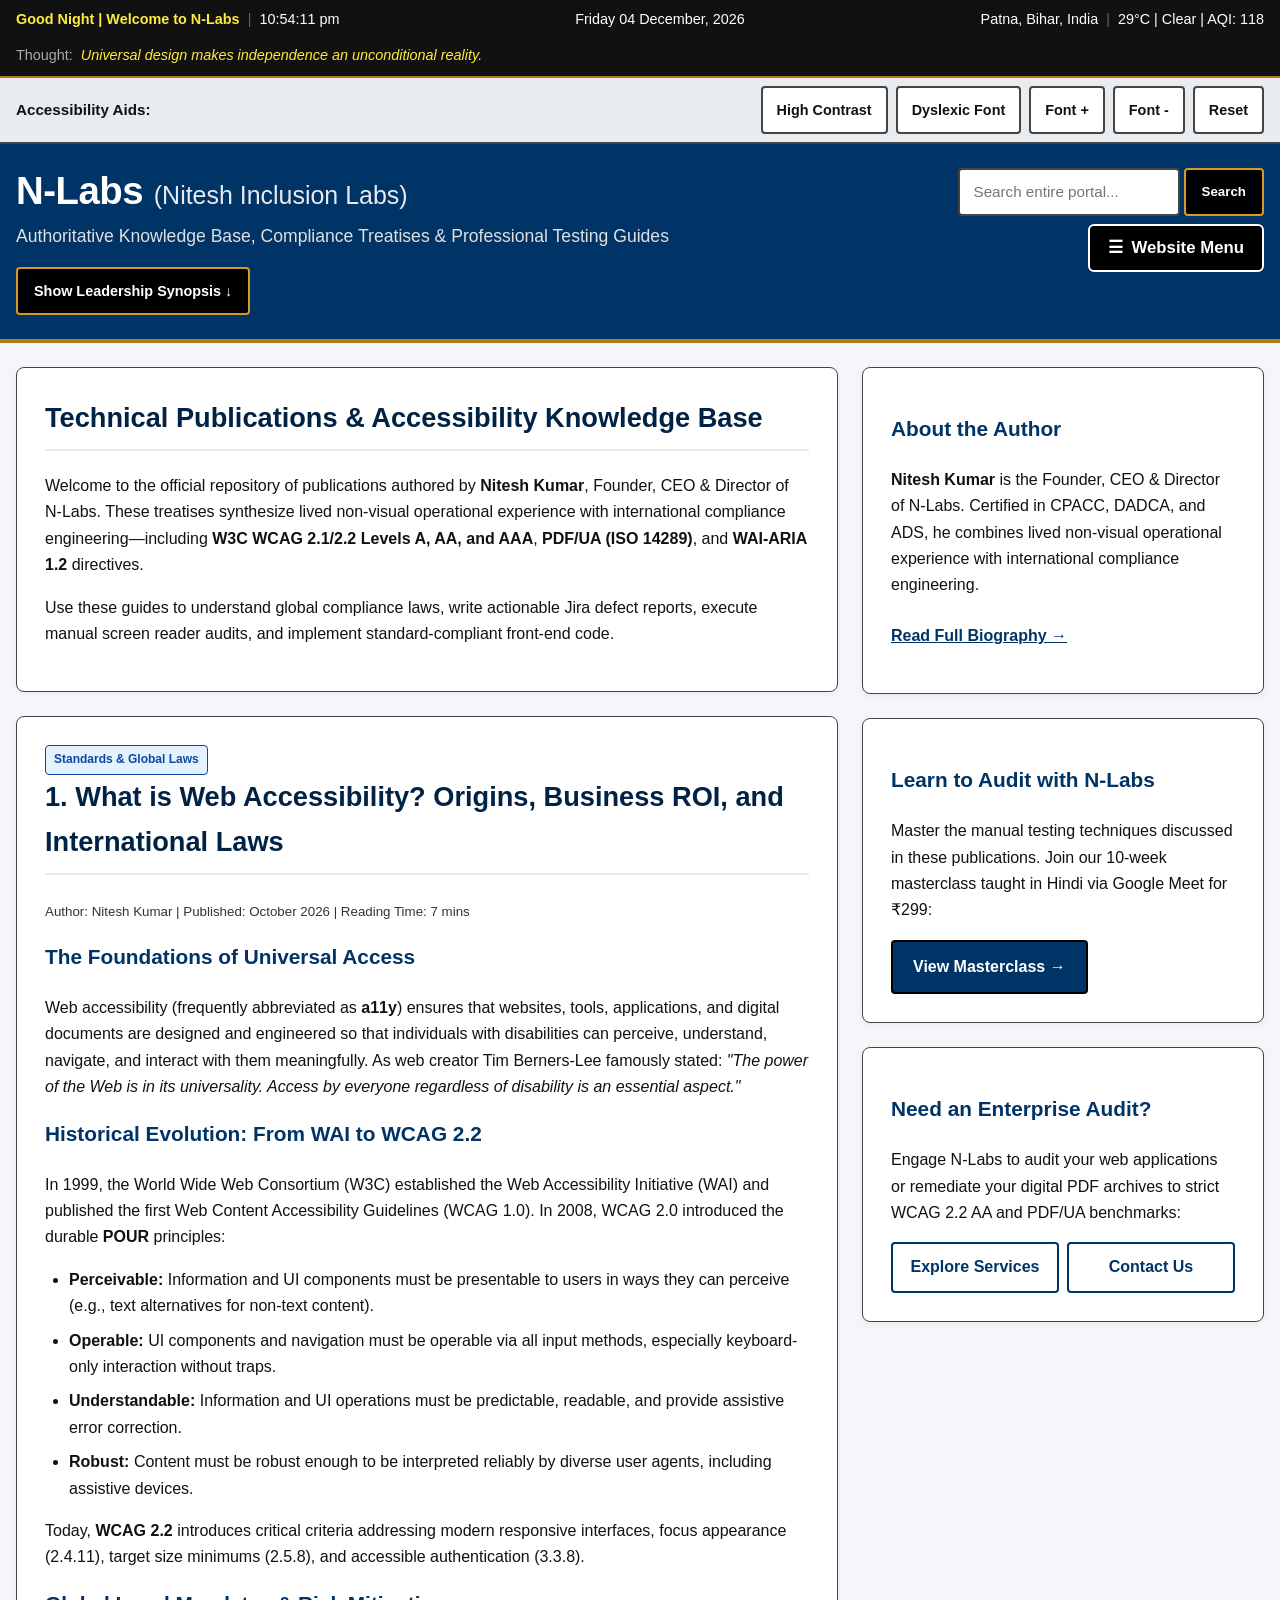
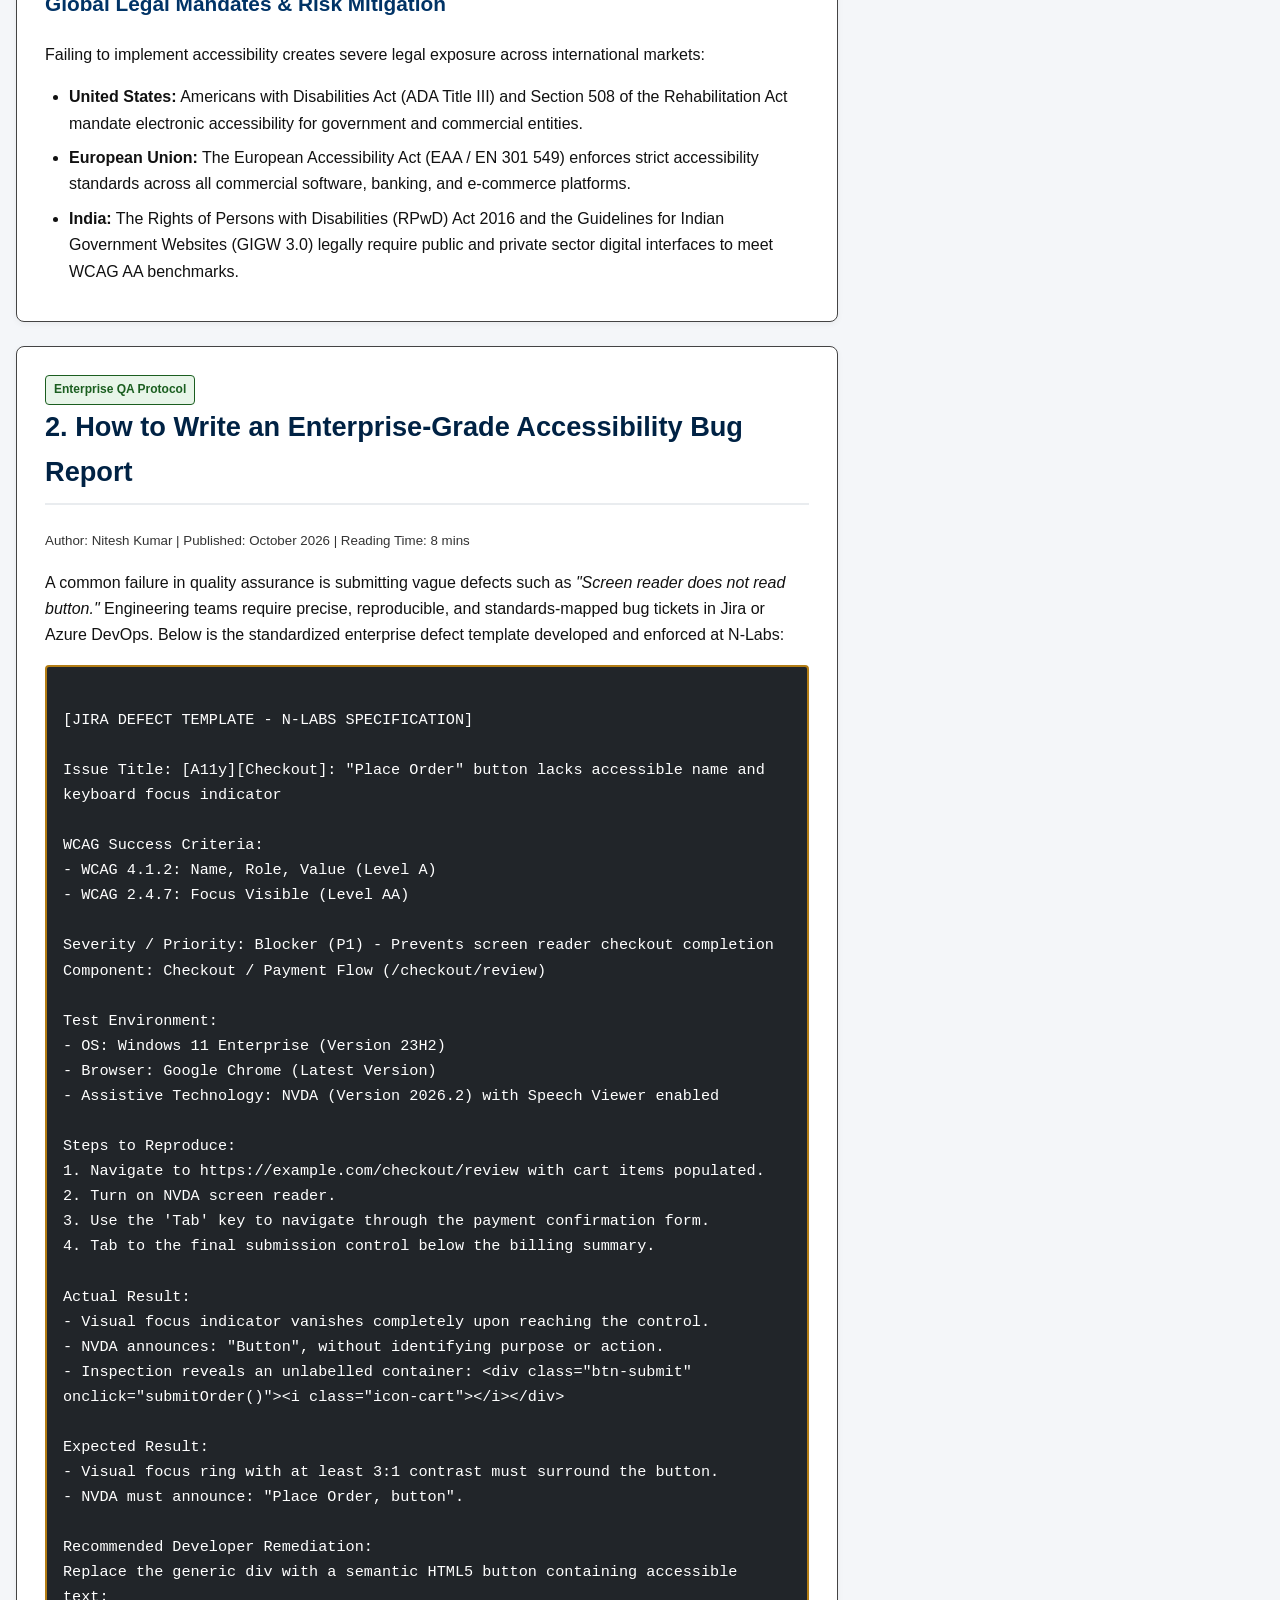
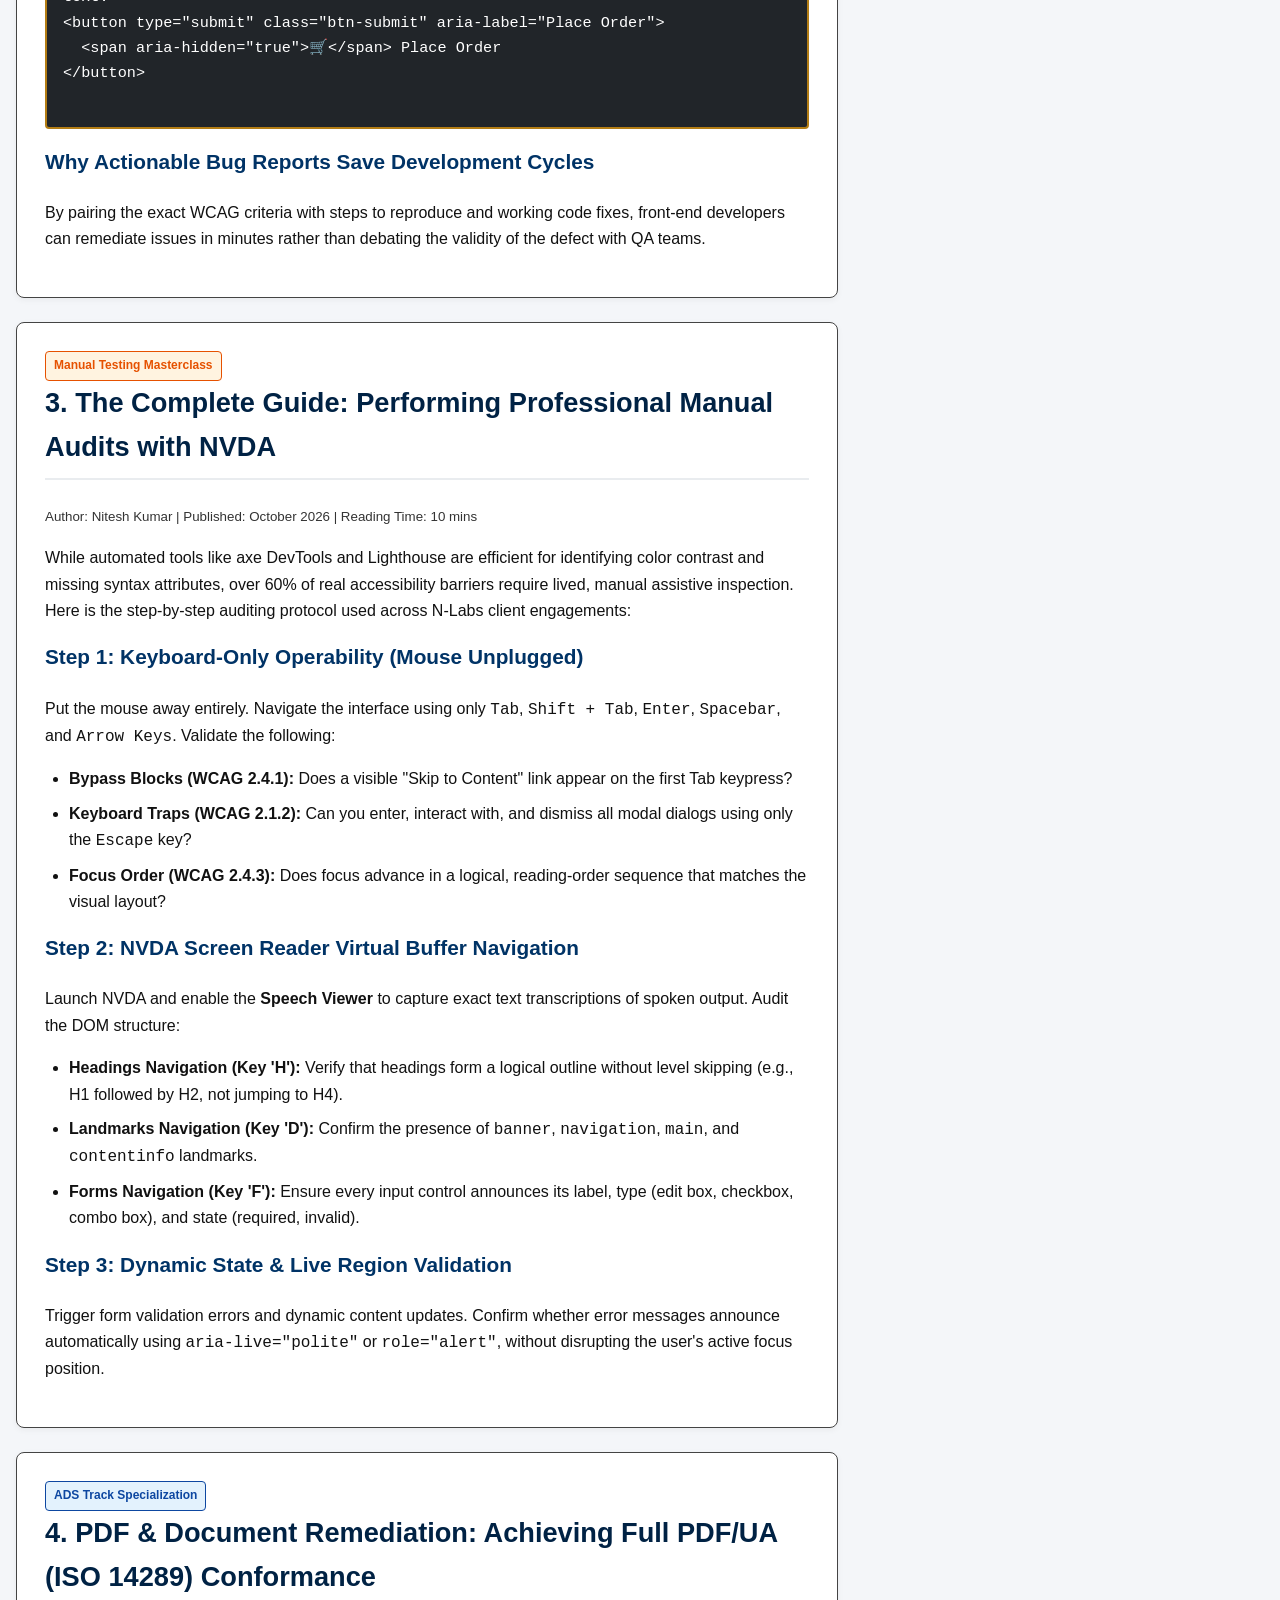
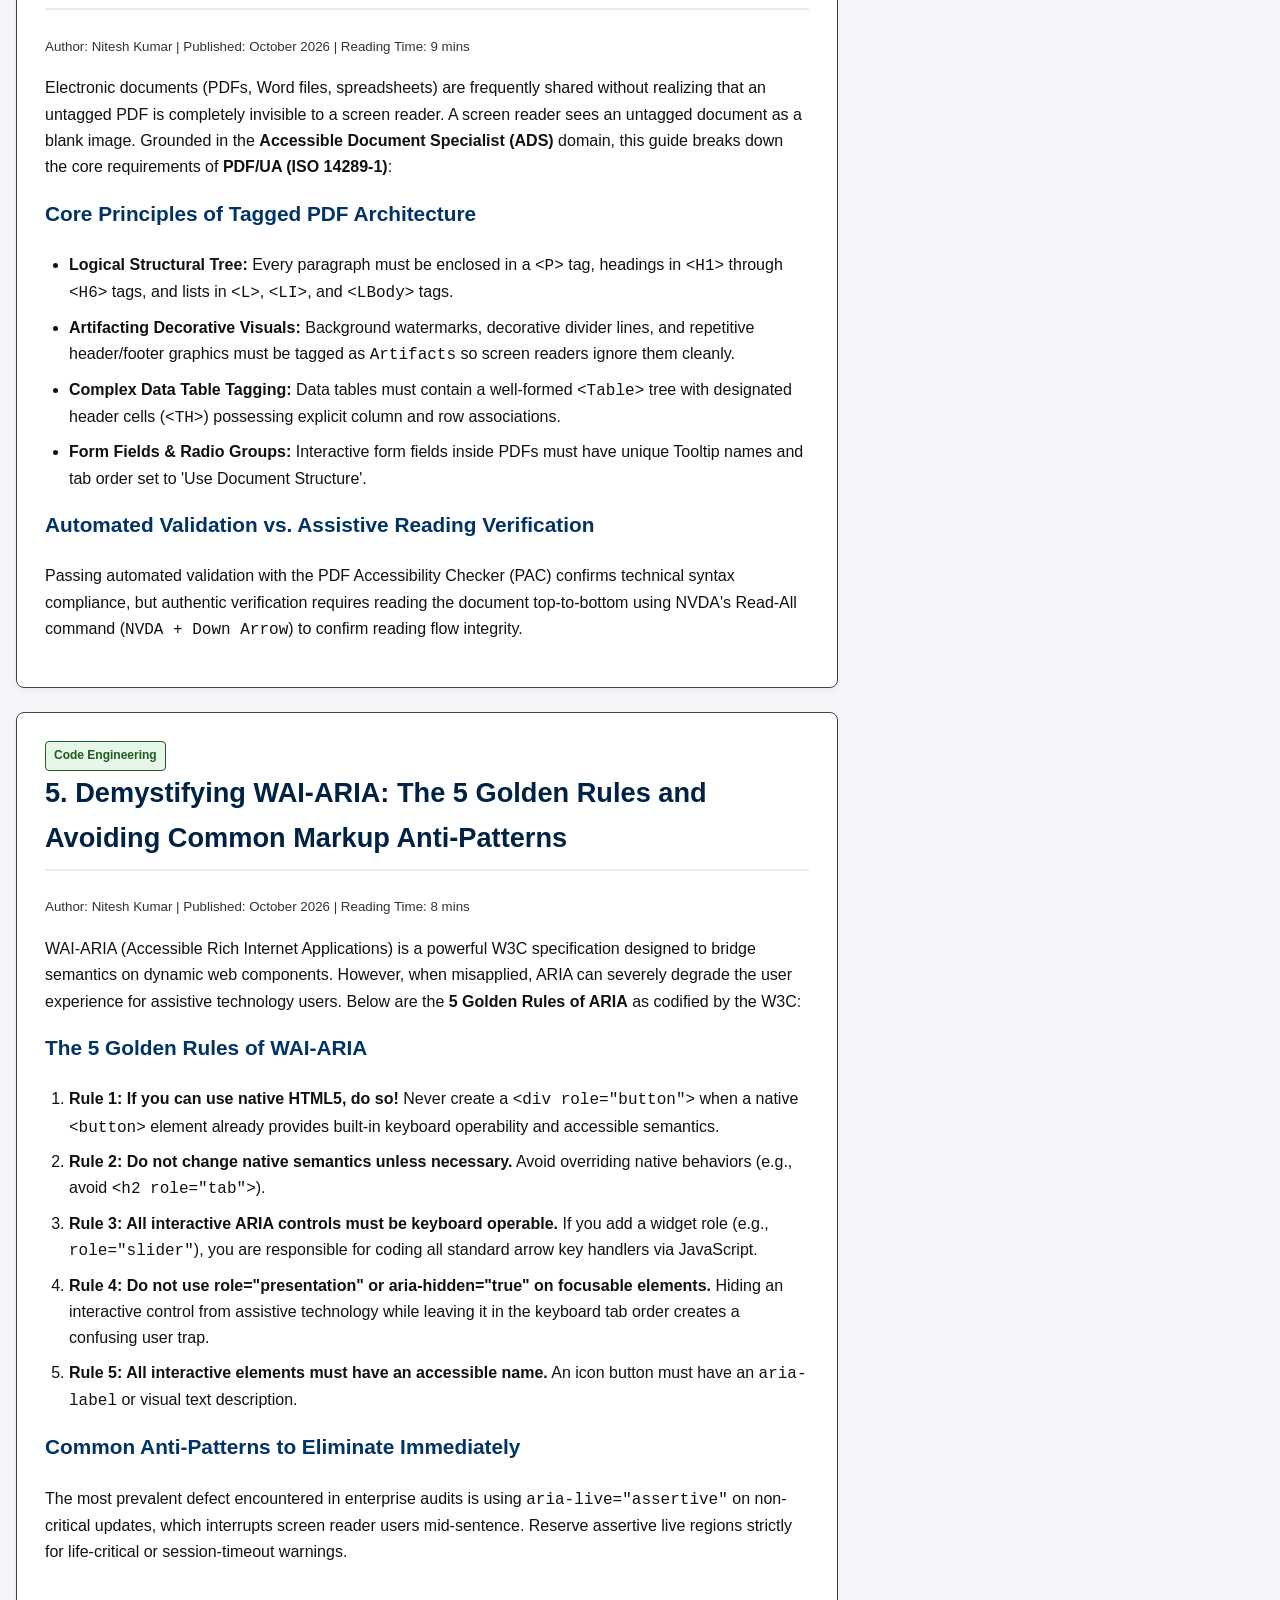
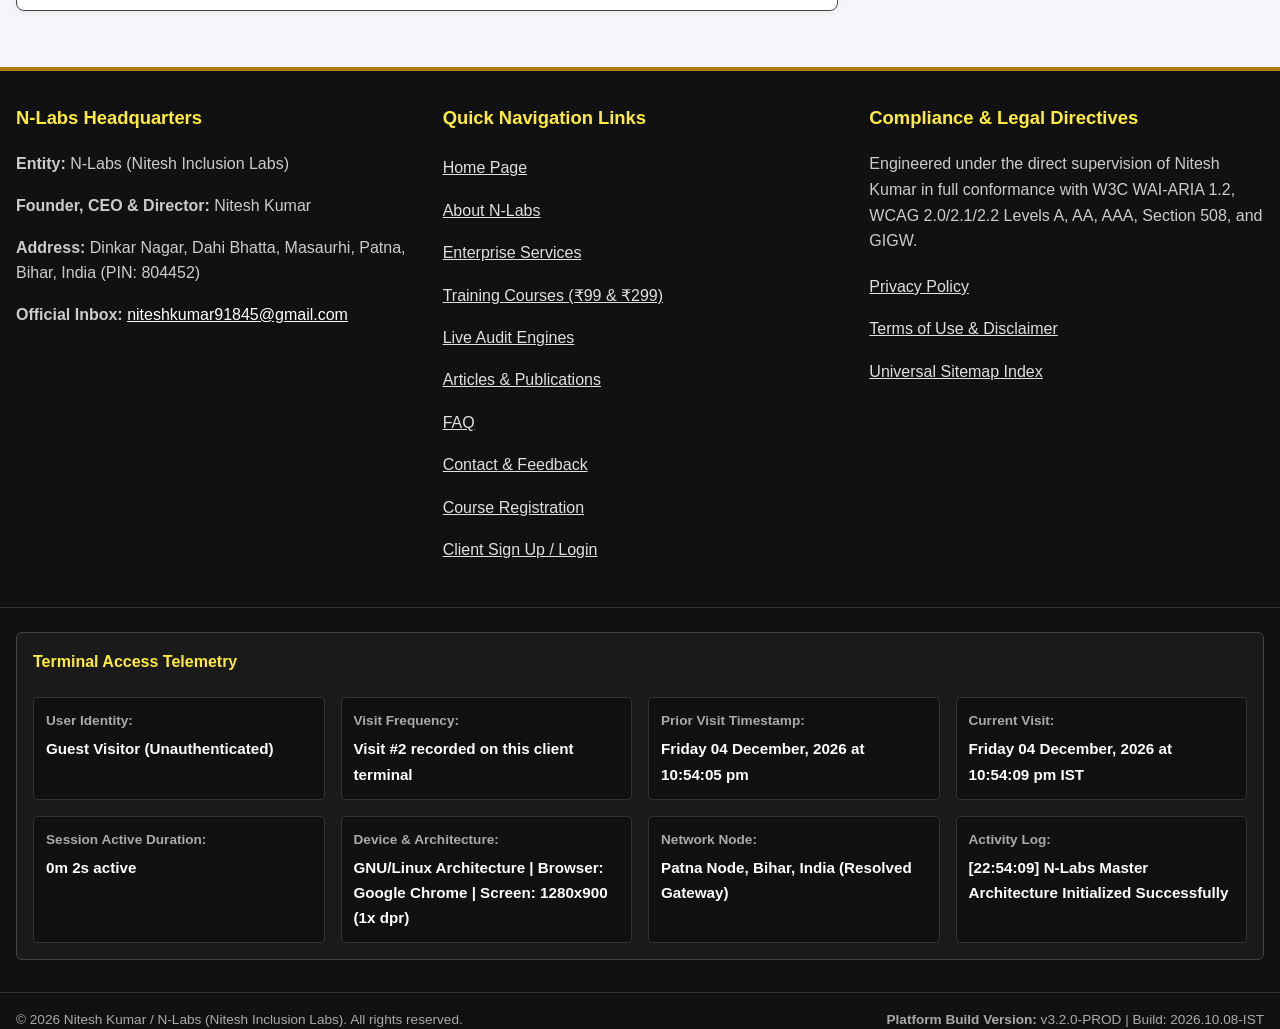
<file: articles.html>
<!DOCTYPE html>
<html lang="en" dir="ltr">
<head>
  <!-- =====================================================================
       ENTERPRISE METADATA & ACCESSIBILITY DIRECTIVES
       Entity: N-Labs (Nitesh Inclusion Labs)
       Directorate: Nitesh Kumar (Founder, CEO & Director)
       Compliance Standards: W3C WCAG 2.0/2.1/2.2 (Level AAA) & WAI-ARIA 1.2
       Page Scope: Dedicated Knowledge Base & Master Technical Articles
       Timestamp: Thursday, October 8, 2026 - IST
       ===================================================================== -->
  <meta charset="UTF-8">
  <meta name="viewport" content="width=device-width, initial-scale=1.0">
  <title>Articles & Knowledge Base | N-Labs (Nitesh Inclusion Labs) - WCAG Guides</title>
  
  <meta name="description" content="Read 5 comprehensive technical accessibility articles and master guides authored by Nitesh Kumar: Web Accessibility History & Laws, Enterprise Jira Defect Reporting, Manual NVDA Auditing, PDF/UA Remediation, and WAI-ARIA Best Practices.">
  <meta name="keywords" content="Web Accessibility Articles, Jira Bug Report Template, NVDA Auditing Guide, PDF UA ISO 14289, WAI ARIA Best Practices, WCAG 2.2 AA Guides, N-Labs Articles, Nitesh Kumar">
  <meta name="author" content="Nitesh Kumar">
  <meta name="robots" content="index, follow">

  <!-- External Unified Stylesheet -->
  <link rel="stylesheet" href="style.css">
</head>
<body>

  <!-- =====================================================================
       1. ACCESSIBLE SKIP LINKS (WCAG 2.4.1 BYPASS BLOCKS)
       ===================================================================== -->
  <nav class="skip-links-region" aria-label="Skip links">
    <a href="#main-content" class="skip-link">Skip to Main Content</a>
    <a href="#menu-toggle-btn" class="skip-link">Skip to Website Navigation</a>
    <a href="#footer-landmark" class="skip-link">Skip to Footer</a>
  </nav>

  <!-- =====================================================================
       2. TOP ENVIRONMENTAL TELEMETRY RIBBON
       ===================================================================== -->
  <div class="telemetry-ribbon" aria-label="Environmental live status">
    <div class="container ribbon-grid">
      <div class="ribbon-block">
        <span id="live-greeting" class="ribbon-highlight">Good Afternoon | Welcome to N-Labs</span>
        <span class="divider" aria-hidden="true">|</span>
        <span id="live-clock" tabindex="0">05:02:58 PM</span>
      </div>
      <div class="ribbon-block">
        <span id="live-date" tabindex="0">Thursday, 08 October 2026</span>
      </div>
      <div class="ribbon-block">
        <span id="live-location" tabindex="0">Patna, Bihar, India</span>
        <span class="divider" aria-hidden="true">|</span>
        <span id="live-weather" tabindex="0">29°C | Clear | AQI: 118</span>
      </div>
      <div class="ribbon-block ribbon-quote-box" aria-hidden="true">
        <span class="quote-title">Thought: </span>
        <span id="dynamic-quote" class="quote-text">Universal design makes independence an unconditional reality.</span>
      </div>
    </div>
  </div>

  <!-- =====================================================================
       3. CROSS-DISABILITY ACCESSIBILITY DISPLAY CONTROLS
       ===================================================================== -->
  <div class="a11y-toolbar-region">
    <div class="container a11y-toolbar-flex">
      <span class="toolbar-title" id="toolbar-heading">Accessibility Aids:</span>
      <div class="toolbar-buttons" role="group" aria-labelledby="toolbar-heading">
        <button type="button" id="btn-contrast" class="tool-btn" aria-pressed="false">High Contrast</button>
        <button type="button" id="btn-dyslexic" class="tool-btn" aria-pressed="false">Dyslexic Font</button>
        <button type="button" id="btn-text-inc" class="tool-btn" aria-label="Increase text size">Font +</button>
        <button type="button" id="btn-text-dec" class="tool-btn" aria-label="Decrease text size">Font -</button>
        <button type="button" id="btn-reset-pref" class="tool-btn" aria-label="Reset display preferences">Reset</button>
      </div>
    </div>
  </div>

  <!-- =====================================================================
       4. HEADER LANDMARK (ROLE="BANNER")
       ===================================================================== -->
  <header role="banner" class="site-header">
    <div class="container header-flex">
      
      <!-- Brand & Leadership Summary -->
      <div class="branding-group">
        <h1 id="site-heading">
          <span class="brand-title">N-Labs</span> 
          <span class="brand-subtitle">(Nitesh Inclusion Labs)</span>
        </h1>
        <p class="brand-tagline">Authoritative Knowledge Base, Compliance Treatises & Professional Testing Guides</p>
        
        <button type="button" id="btn-profile-drawer" class="btn-drawer-toggle" aria-expanded="false" aria-controls="founder-profile-drawer">
          <span id="drawer-toggle-text">Show Leadership Synopsis &darr;</span>
        </button>

        <div id="founder-profile-drawer" class="profile-drawer-content" hidden>
          <div class="drawer-card">
            <h3>Leadership & Identity Profile</h3>
            <p><strong>Founder, CEO & Director:</strong> Nitesh Kumar</p>
            <p><strong>Operational Background:</strong> 100% Visually Impaired, daily native screen reader user (NVDA, TalkBack, JAWS). Providing lived non-visual verification combined with international compliance engineering.</p>
            <p><strong>Credentials:</strong> NAB Delhi DADCA, NIIT Career Edge IT (94%), Deque IAAP CPACC Track, Web Accessibility Fundamentals, and Accessible Document Specialist (ADS).</p>
            <p><strong>Base:</strong> Dinkar Nagar, Dahi Bhatta, Masaurhi, Patna, Bihar, India (PIN: 804452).</p>
            <p><a href="about.html" class="btn-link">Read Full Founder Journey on About Page &rarr;</a></p>
          </div>
        </div>
      </div>

      <!-- Navigation & Header Search -->
      <div class="header-menu-container">
        
        <form id="universal-search" role="search" aria-label="Universal Site Search" class="universal-search-form" onsubmit="event.preventDefault(); window.executeGlobalSearch();">
          <label for="search-input" class="sr-only">Search all pages, courses, tools, and articles:</label>
          <div class="search-input-group">
            <input type="search" id="search-input" name="q" placeholder="Search entire portal..." required autocomplete="off">
            <button type="submit" class="btn-search-submit">Search</button>
          </div>
        </form>

        <button type="button" id="menu-toggle-btn" class="btn-menu-toggle" aria-expanded="false" aria-controls="global-dropdown-menu" aria-label="Open Website Main Navigation Menu">
          <span class="menu-icon" aria-hidden="true">&#9776;</span>
          <span class="menu-text">Website Menu</span>
        </button>

        <nav id="global-dropdown-menu" class="dropdown-menu-list" role="navigation" aria-label="Universal Site Pages" hidden>
          <ul class="menu-items">
            <li><a href="index.html" class="menu-link">1. Home Page</a></li>
            <li><a href="about.html" class="menu-link">2. About N-Labs (Story, Vision, Mission)</a></li>
            <li><a href="services.html" class="menu-link">3. Core Enterprise Services</a></li>
            <li><a href="courses.html" class="menu-link">4. Professional Courses (₹99 & ₹299 Batches)</a></li>
            <li><a href="tools.html" class="menu-link">5. Audit Engines & Tools</a></li>
            <li><a href="articles.html" class="menu-link current-page" aria-current="page">6. Articles & Publications</a></li>
            <li><a href="faq.html" class="menu-link">7. Frequently Asked Questions (FAQ)</a></li>
            <li><a href="contact.html" class="menu-link">8. Contact, Inquiries & Feedback</a></li>
            <li><a href="register.html" class="menu-link">9. Course Registration Portal</a></li>
            <li><a href="auth.html" class="menu-link">10. Client Portal Access (Sign Up / Login)</a></li>
            <li><a href="privacy.html" class="menu-link">11. Privacy Policy</a></li>
            <li><a href="terms.html" class="menu-link">12. Terms of Use & Disclaimer</a></li>
            <li><a href="sitemap.html" class="menu-link">13. Universal Sitemap Index</a></li>
          </ul>
        </nav>
      </div>

    </div>
  </header>

  <!-- =====================================================================
       5. MAIN PAGE LAYOUT: TWO-COLUMN ENTERPRISE GRID
       ===================================================================== -->
  <div class="container page-layout">

    <!-- ===================================================================
         MAIN LANDMARK (ROLE="MAIN")
         Contains: Overview and 5 Master Technical Articles.
         =================================================================== -->
    <main id="main-content" role="main" tabindex="-1">

      <section class="card">
        <h2>Technical Publications & Accessibility Knowledge Base</h2>
        <p>
          Welcome to the official repository of publications authored by <strong>Nitesh Kumar</strong>, Founder, CEO & Director of N-Labs. 
          These treatises synthesize lived non-visual operational experience with international compliance engineering—including 
          <strong>W3C WCAG 2.1/2.2 Levels A, AA, and AAA</strong>, <strong>PDF/UA (ISO 14289)</strong>, and <strong>WAI-ARIA 1.2</strong> directives.
        </p>
        <p>
          Use these guides to understand global compliance laws, write actionable Jira defect reports, execute manual screen reader audits, 
          and implement standard-compliant front-end code.
        </p>
      </section>

      <!-- ARTICLE 1 -->
      <article id="article-1" class="card">
        <span class="badge badge-article">Standards & Global Laws</span>
        <h2>1. What is Web Accessibility? Origins, Business ROI, and International Laws</h2>
        <p class="feed-meta"><small>Author: Nitesh Kumar | Published: October 2026 | Reading Time: 7 mins</small></p>
        
        <h3>The Foundations of Universal Access</h3>
        <p>
          Web accessibility (frequently abbreviated as <strong>a11y</strong>) ensures that websites, tools, applications, and digital documents 
          are designed and engineered so that individuals with disabilities can perceive, understand, navigate, and interact with them meaningfully. 
          As web creator Tim Berners-Lee famously stated: <em>"The power of the Web is in its universality. Access by everyone regardless of disability is an essential aspect."</em>
        </p>

        <h3>Historical Evolution: From WAI to WCAG 2.2</h3>
        <p>
          In 1999, the World Wide Web Consortium (W3C) established the Web Accessibility Initiative (WAI) and published the first Web Content Accessibility Guidelines (WCAG 1.0). 
          In 2008, WCAG 2.0 introduced the durable <strong>POUR</strong> principles:
        </p>
        <ul class="clean-bullet-list">
          <li><strong>Perceivable:</strong> Information and UI components must be presentable to users in ways they can perceive (e.g., text alternatives for non-text content).</li>
          <li><strong>Operable:</strong> UI components and navigation must be operable via all input methods, especially keyboard-only interaction without traps.</li>
          <li><strong>Understandable:</strong> Information and UI operations must be predictable, readable, and provide assistive error correction.</li>
          <li><strong>Robust:</strong> Content must be robust enough to be interpreted reliably by diverse user agents, including assistive devices.</li>
        </ul>
        <p>
          Today, <strong>WCAG 2.2</strong> introduces critical criteria addressing modern responsive interfaces, focus appearance (2.4.11), target size minimums (2.5.8), 
          and accessible authentication (3.3.8).
        </p>

        <h3>Global Legal Mandates & Risk Mitigation</h3>
        <p>
          Failing to implement accessibility creates severe legal exposure across international markets:
        </p>
        <ul class="clean-bullet-list">
          <li><strong>United States:</strong> Americans with Disabilities Act (ADA Title III) and Section 508 of the Rehabilitation Act mandate electronic accessibility for government and commercial entities.</li>
          <li><strong>European Union:</strong> The European Accessibility Act (EAA / EN 301 549) enforces strict accessibility standards across all commercial software, banking, and e-commerce platforms.</li>
          <li><strong>India:</strong> The Rights of Persons with Disabilities (RPwD) Act 2016 and the Guidelines for Indian Government Websites (GIGW 3.0) legally require public and private sector digital interfaces to meet WCAG AA benchmarks.</li>
        </ul>
      </article>

      <!-- ARTICLE 2 -->
      <article id="article-2" class="card">
        <span class="badge badge-tool">Enterprise QA Protocol</span>
        <h2>2. How to Write an Enterprise-Grade Accessibility Bug Report</h2>
        <p class="feed-meta"><small>Author: Nitesh Kumar | Published: October 2026 | Reading Time: 8 mins</small></p>

        <p>
          A common failure in quality assurance is submitting vague defects such as <em>"Screen reader does not read button."</em> 
          Engineering teams require precise, reproducible, and standards-mapped bug tickets in Jira or Azure DevOps. 
          Below is the standardized enterprise defect template developed and enforced at N-Labs:
        </p>

        <div class="audit-output-box">
[JIRA DEFECT TEMPLATE - N-LABS SPECIFICATION]

Issue Title: [A11y][Checkout]: "Place Order" button lacks accessible name and keyboard focus indicator

WCAG Success Criteria: 
- WCAG 4.1.2: Name, Role, Value (Level A)
- WCAG 2.4.7: Focus Visible (Level AA)

Severity / Priority: Blocker (P1) - Prevents screen reader checkout completion
Component: Checkout / Payment Flow (/checkout/review)

Test Environment:
- OS: Windows 11 Enterprise (Version 23H2)
- Browser: Google Chrome (Latest Version)
- Assistive Technology: NVDA (Version 2026.2) with Speech Viewer enabled

Steps to Reproduce:
1. Navigate to https://example.com/checkout/review with cart items populated.
2. Turn on NVDA screen reader.
3. Use the 'Tab' key to navigate through the payment confirmation form.
4. Tab to the final submission control below the billing summary.

Actual Result:
- Visual focus indicator vanishes completely upon reaching the control.
- NVDA announces: "Button", without identifying purpose or action.
- Inspection reveals an unlabelled container: &lt;div class="btn-submit" onclick="submitOrder()"&gt;&lt;i class="icon-cart"&gt;&lt;/i&gt;&lt;/div&gt;

Expected Result:
- Visual focus ring with at least 3:1 contrast must surround the button.
- NVDA must announce: "Place Order, button".

Recommended Developer Remediation:
Replace the generic div with a semantic HTML5 button containing accessible text:
&lt;button type="submit" class="btn-submit" aria-label="Place Order"&gt;
  &lt;span aria-hidden="true"&gt;🛒&lt;/span&gt; Place Order
&lt;/button&gt;
        </div>

        <h3>Why Actionable Bug Reports Save Development Cycles</h3>
        <p>
          By pairing the exact WCAG criteria with steps to reproduce and working code fixes, front-end developers can remediate issues 
          in minutes rather than debating the validity of the defect with QA teams.
        </p>
      </article>

      <!-- ARTICLE 3 -->
      <article id="article-3" class="card">
        <span class="badge badge-course">Manual Testing Masterclass</span>
        <h2>3. The Complete Guide: Performing Professional Manual Audits with NVDA</h2>
        <p class="feed-meta"><small>Author: Nitesh Kumar | Published: October 2026 | Reading Time: 10 mins</small></p>

        <p>
          While automated tools like axe DevTools and Lighthouse are efficient for identifying color contrast and missing syntax attributes, 
          over 60% of real accessibility barriers require lived, manual assistive inspection. 
          Here is the step-by-step auditing protocol used across N-Labs client engagements:
        </p>

        <h3>Step 1: Keyboard-Only Operability (Mouse Unplugged)</h3>
        <p>
          Put the mouse away entirely. Navigate the interface using only <code>Tab</code>, <code>Shift + Tab</code>, <code>Enter</code>, <code>Spacebar</code>, 
          and <code>Arrow Keys</code>. Validate the following:
        </p>
        <ul class="clean-bullet-list">
          <li><strong>Bypass Blocks (WCAG 2.4.1):</strong> Does a visible "Skip to Content" link appear on the first Tab keypress?</li>
          <li><strong>Keyboard Traps (WCAG 2.1.2):</strong> Can you enter, interact with, and dismiss all modal dialogs using only the <code>Escape</code> key?</li>
          <li><strong>Focus Order (WCAG 2.4.3):</strong> Does focus advance in a logical, reading-order sequence that matches the visual layout?</li>
        </ul>

        <h3>Step 2: NVDA Screen Reader Virtual Buffer Navigation</h3>
        <p>
          Launch NVDA and enable the <strong>Speech Viewer</strong> to capture exact text transcriptions of spoken output. Audit the DOM structure:
        </p>
        <ul class="clean-bullet-list">
          <li><strong>Headings Navigation (Key 'H'):</strong> Verify that headings form a logical outline without level skipping (e.g., H1 followed by H2, not jumping to H4).</li>
          <li><strong>Landmarks Navigation (Key 'D'):</strong> Confirm the presence of <code>banner</code>, <code>navigation</code>, <code>main</code>, and <code>contentinfo</code> landmarks.</li>
          <li><strong>Forms Navigation (Key 'F'):</strong> Ensure every input control announces its label, type (edit box, checkbox, combo box), and state (required, invalid).</li>
        </ul>

        <h3>Step 3: Dynamic State & Live Region Validation</h3>
        <p>
          Trigger form validation errors and dynamic content updates. Confirm whether error messages announce automatically using 
          <code>aria-live="polite"</code> or <code>role="alert"</code>, without disrupting the user's active focus position.
        </p>
      </article>

      <!-- ARTICLE 4 -->
      <article id="article-4" class="card">
        <span class="badge badge-article">ADS Track Specialization</span>
        <h2>4. PDF & Document Remediation: Achieving Full PDF/UA (ISO 14289) Conformance</h2>
        <p class="feed-meta"><small>Author: Nitesh Kumar | Published: October 2026 | Reading Time: 9 mins</small></p>

        <p>
          Electronic documents (PDFs, Word files, spreadsheets) are frequently shared without realizing that an untagged PDF is completely invisible 
          to a screen reader. A screen reader sees an untagged document as a blank image. 
          Grounded in the <strong>Accessible Document Specialist (ADS)</strong> domain, this guide breaks down the core requirements of 
          <strong>PDF/UA (ISO 14289-1)</strong>:
        </p>

        <h3>Core Principles of Tagged PDF Architecture</h3>
        <ul class="clean-bullet-list">
          <li><strong>Logical Structural Tree:</strong> Every paragraph must be enclosed in a <code>&lt;P&gt;</code> tag, headings in <code>&lt;H1&gt;</code> through <code>&lt;H6&gt;</code> tags, and lists in <code>&lt;L&gt;</code>, <code>&lt;LI&gt;</code>, and <code>&lt;LBody&gt;</code> tags.</li>
          <li><strong>Artifacting Decorative Visuals:</strong> Background watermarks, decorative divider lines, and repetitive header/footer graphics must be tagged as <code>Artifacts</code> so screen readers ignore them cleanly.</li>
          <li><strong>Complex Data Table Tagging:</strong> Data tables must contain a well-formed <code>&lt;Table&gt;</code> tree with designated header cells (<code>&lt;TH&gt;</code>) possessing explicit column and row associations.</li>
          <li><strong>Form Fields & Radio Groups:</strong> Interactive form fields inside PDFs must have unique Tooltip names and tab order set to 'Use Document Structure'.</li>
        </ul>

        <h3>Automated Validation vs. Assistive Reading Verification</h3>
        <p>
          Passing automated validation with the PDF Accessibility Checker (PAC) confirms technical syntax compliance, but authentic verification 
          requires reading the document top-to-bottom using NVDA's Read-All command (<code>NVDA + Down Arrow</code>) to confirm reading flow integrity.
        </p>
      </article>

      <!-- ARTICLE 5 -->
      <article id="article-5" class="card">
        <span class="badge badge-tool">Code Engineering</span>
        <h2>5. Demystifying WAI-ARIA: The 5 Golden Rules and Avoiding Common Markup Anti-Patterns</h2>
        <p class="feed-meta"><small>Author: Nitesh Kumar | Published: October 2026 | Reading Time: 8 mins</small></p>

        <p>
          WAI-ARIA (Accessible Rich Internet Applications) is a powerful W3C specification designed to bridge semantics on dynamic web components. 
          However, when misapplied, ARIA can severely degrade the user experience for assistive technology users. 
          Below are the <strong>5 Golden Rules of ARIA</strong> as codified by the W3C:
        </p>

        <h3>The 5 Golden Rules of WAI-ARIA</h3>
        <ol class="clean-bullet-list">
          <li><strong>Rule 1: If you can use native HTML5, do so!</strong> Never create a <code>&lt;div role="button"&gt;</code> when a native <code>&lt;button&gt;</code> element already provides built-in keyboard operability and accessible semantics.</li>
          <li><strong>Rule 2: Do not change native semantics unless necessary.</strong> Avoid overriding native behaviors (e.g., avoid <code>&lt;h2 role="tab"&gt;</code>).</li>
          <li><strong>Rule 3: All interactive ARIA controls must be keyboard operable.</strong> If you add a widget role (e.g., <code>role="slider"</code>), you are responsible for coding all standard arrow key handlers via JavaScript.</li>
          <li><strong>Rule 4: Do not use role="presentation" or aria-hidden="true" on focusable elements.</strong> Hiding an interactive control from assistive technology while leaving it in the keyboard tab order creates a confusing user trap.</li>
          <li><strong>Rule 5: All interactive elements must have an accessible name.</strong> An icon button must have an <code>aria-label</code> or visual text description.</li>
        </ol>

        <h3>Common Anti-Patterns to Eliminate Immediately</h3>
        <p>
          The most prevalent defect encountered in enterprise audits is using <code>aria-live="assertive"</code> on non-critical updates, 
          which interrupts screen reader users mid-sentence. Reserve assertive live regions strictly for life-critical or session-timeout warnings.
        </p>
      </article>

      <!-- Dynamic Search Results Display Container -->
      <section id="search-results-panel" class="card" style="display:none;">
        <h2>Universal Site Search Results</h2>
        <div id="search-results-container" role="region" aria-live="polite"></div>
        <button type="button" class="btn-search-close" onclick="document.getElementById('search-results-panel').style.display='none';">Close Search Results</button>
      </section>

    </main>
    <!-- END MAIN LANDMARK -->

    <!-- ===================================================================
         COMPLEMENTARY LANDMARK (ROLE="COMPLEMENTARY")
         Supporting sidebar content: Author profile, course links, and services.
         =================================================================== -->
    <aside id="complementary-section" role="complementary" aria-label="Author Profile & Educational Gateways">
      
      <!-- Box 1: Author Profile -->
      <section class="card">
        <h3>About the Author</h3>
        <p><strong>Nitesh Kumar</strong> is the Founder, CEO & Director of N-Labs. Certified in CPACC, DADCA, and ADS, he combines lived non-visual operational experience with international compliance engineering.</p>
        <p><a href="about.html" class="btn-read-more">Read Full Biography &rarr;</a></p>
      </section>

      <!-- Box 2: Learn Auditing Professionally -->
      <section class="card">
        <h3>Learn to Audit with N-Labs</h3>
        <p>
          Master the manual testing techniques discussed in these publications. Join our 10-week masterclass taught in Hindi via Google Meet for ₹299:
        </p>
        <div class="auth-quick-actions">
          <a href="courses.html#course-a11y-auditor" class="btn-primary-action">View Masterclass &rarr;</a>
        </div>
      </section>

      <!-- Box 3: Commission an Audit -->
      <section class="card">
        <h3>Need an Enterprise Audit?</h3>
        <p>
          Engage N-Labs to audit your web applications or remediate your digital PDF archives to strict WCAG 2.2 AA and PDF/UA benchmarks:
        </p>
        <div class="auth-quick-actions">
          <a href="services.html" class="btn-auth-link">Explore Services</a>
          <a href="contact.html" class="btn-auth-link">Contact Us</a>
        </div>
      </section>

    </aside>
    <!-- END COMPLEMENTARY LANDMARK -->

  </div>
  <!-- END TWO-COLUMN CONTAINER -->

  <!-- FLOATING GO TO TOP BUTTON -->
  <button type="button" class="btn-floating-top" id="btn-go-top" aria-label="Return directly to top of page">
    &uarr; Top
  </button>

  <!-- =====================================================================
       6. FOOTER LANDMARK (ROLE="CONTENTINFO")
       ===================================================================== -->
  <footer id="footer-landmark" role="contentinfo" tabindex="-1">
    
    <div class="container footer-content-grid">
      
      <div class="footer-col">
        <h3>N-Labs Headquarters</h3>
        <p><strong>Entity:</strong> N-Labs (Nitesh Inclusion Labs)</p>
        <p><strong>Founder, CEO & Director:</strong> Nitesh Kumar</p>
        <p><strong>Address:</strong> Dinkar Nagar, Dahi Bhatta, Masaurhi, Patna, Bihar, India (PIN: 804452)</p>
        <p><strong>Official Inbox:</strong> <a href="mailto:niteshkumar91845@gmail.com">niteshkumar91845@gmail.com</a></p>
      </div>

      <div class="footer-col">
        <h3>Quick Navigation Links</h3>
        <ul class="footer-links-list">
          <li><a href="index.html">Home Page</a></li>
          <li><a href="about.html">About N-Labs</a></li>
          <li><a href="services.html">Enterprise Services</a></li>
          <li><a href="courses.html">Training Courses (₹99 & ₹299)</a></li>
          <li><a href="tools.html">Live Audit Engines</a></li>
          <li><a href="articles.html">Articles & Publications</a></li>
          <li><a href="faq.html">FAQ</a></li>
          <li><a href="contact.html">Contact & Feedback</a></li>
          <li><a href="register.html">Course Registration</a></li>
          <li><a href="auth.html">Client Sign Up / Login</a></li>
        </ul>
      </div>

      <div class="footer-col">
        <h3>Compliance & Legal Directives</h3>
        <p>Engineered under the direct supervision of Nitesh Kumar in full conformance with W3C WAI-ARIA 1.2, WCAG 2.0/2.1/2.2 Levels A, AA, AAA, Section 508, and GIGW.</p>
        <ul class="footer-links-list">
          <li><a href="privacy.html">Privacy Policy</a></li>
          <li><a href="terms.html">Terms of Use & Disclaimer</a></li>
          <li><a href="sitemap.html">Universal Sitemap Index</a></li>
        </ul>
      </div>

    </div>

    <!-- Integrated Real-Time Access Telemetry -->
    <div class="container footer-telemetry-container">
      <div class="footer-telemetry-box">
        <h4>Terminal Access Telemetry</h4>
        <dl class="analytics-data-grid">
          <div class="data-item">
            <dt><strong>User Identity:</strong></dt>
            <dd id="telemetry-username">Guest Visitor (Unauthenticated)</dd>
          </div>
          <div class="data-item">
            <dt><strong>Visit Frequency:</strong></dt>
            <dd id="telemetry-visit-count">Calculating access frequency...</dd>
          </div>
          <div class="data-item">
            <dt><strong>Prior Visit Timestamp:</strong></dt>
            <dd id="telemetry-prior-date">Checking prior records...</dd>
          </div>
          <div class="data-item">
            <dt><strong>Current Visit:</strong></dt>
            <dd id="telemetry-current-date">Thursday, October 8, 2026 - IST</dd>
          </div>
          <div class="data-item">
            <dt><strong>Session Active Duration:</strong></dt>
            <dd id="telemetry-session-duration">0m 0s</dd>
          </div>
          <div class="data-item">
            <dt><strong>Device & Architecture:</strong></dt>
            <dd id="telemetry-device">Detecting client platform...</dd>
          </div>
          <div class="data-item">
            <dt><strong>Network Node:</strong></dt>
            <dd id="telemetry-location">Patna Node, Bihar, India (Resolved)</dd>
          </div>
          <div class="data-item">
            <dt><strong>Activity Log:</strong></dt>
            <dd id="telemetry-activity-log">Articles Page Initialized</dd>
          </div>
        </dl>
      </div>
    </div>

    <!-- Copyright & Version Stamp -->
    <div class="footer-bottom-bar">
      <div class="container footer-bottom-flex">
        <p class="copyright-text">&copy; 2026 Nitesh Kumar / N-Labs (Nitesh Inclusion Labs). All rights reserved.</p>
        <p class="version-stamp"><strong>Platform Build Version:</strong> v3.2.0-PROD | Build: 2026.10.08-IST</p>
      </div>
    </div>
  </footer>

  <!-- External Unified Logic Script -->
  <script src="script.js" defer></script>
</body>
</html>
</file>
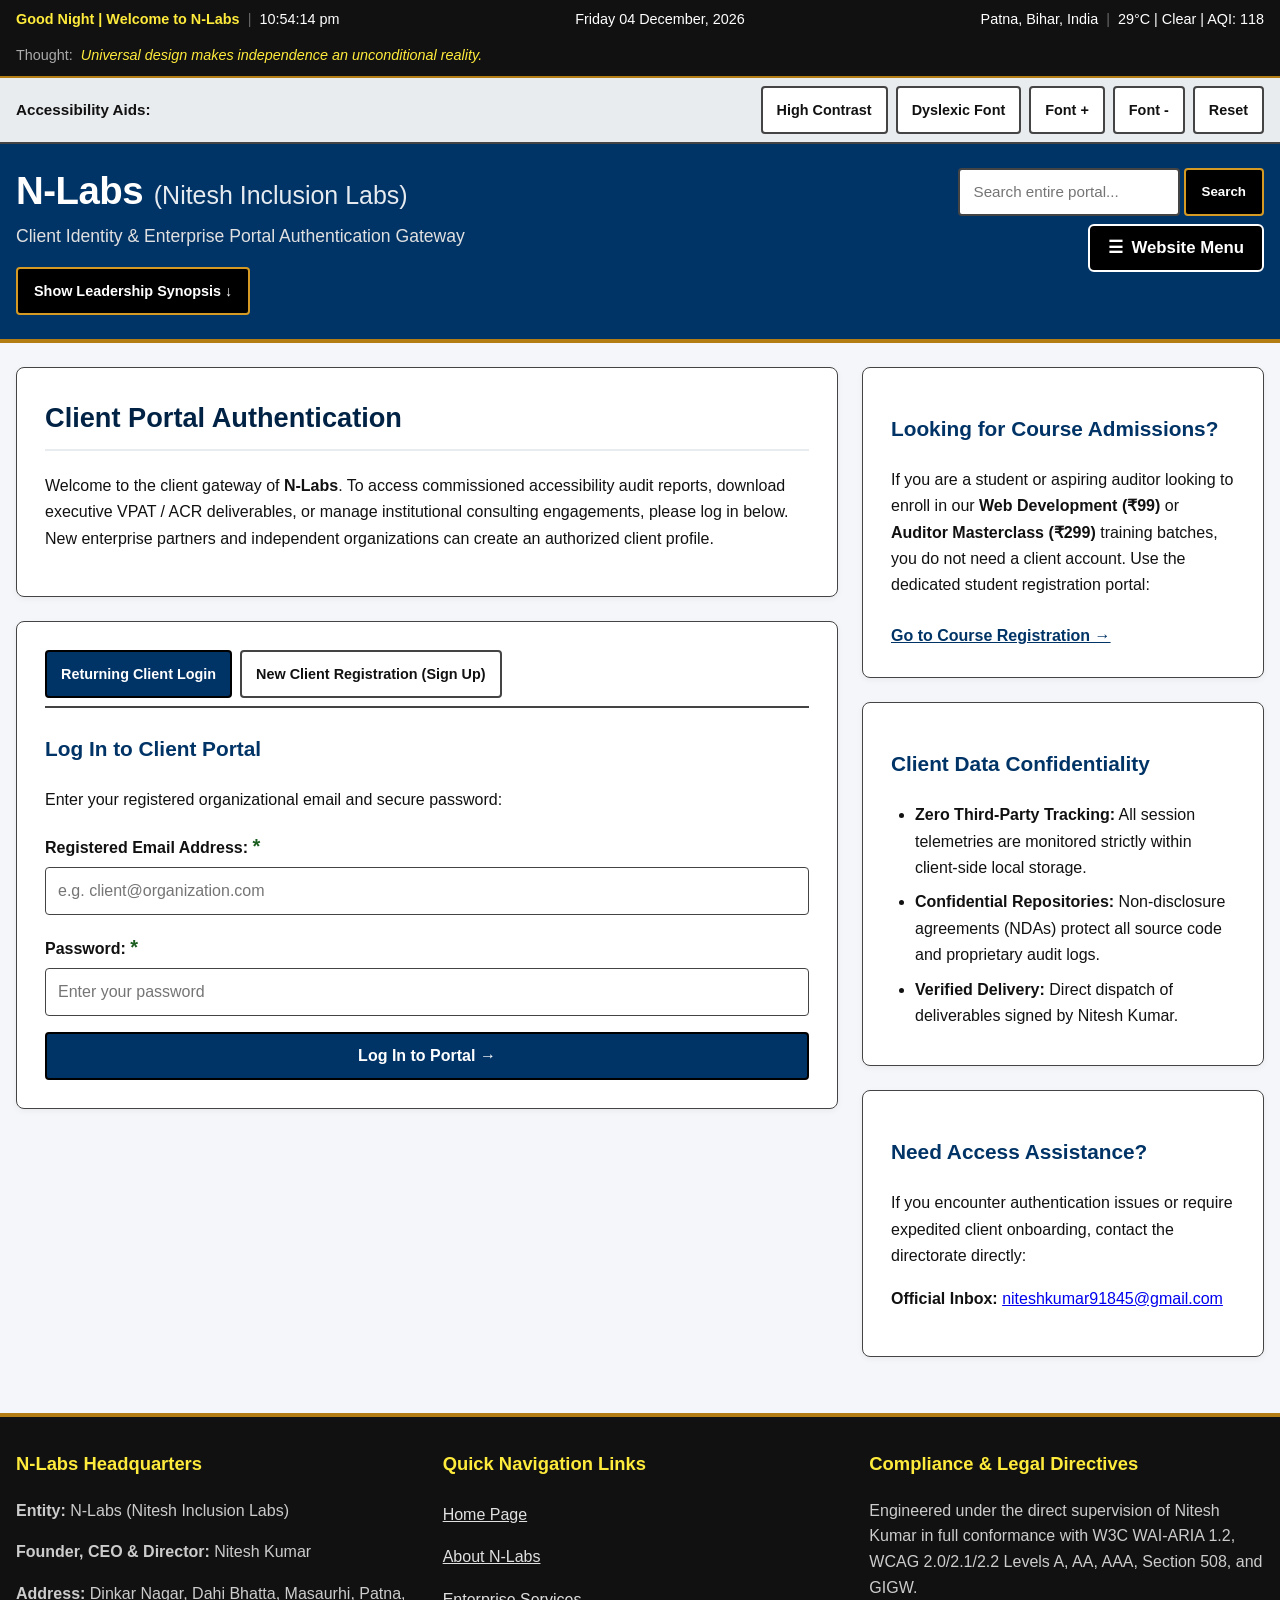
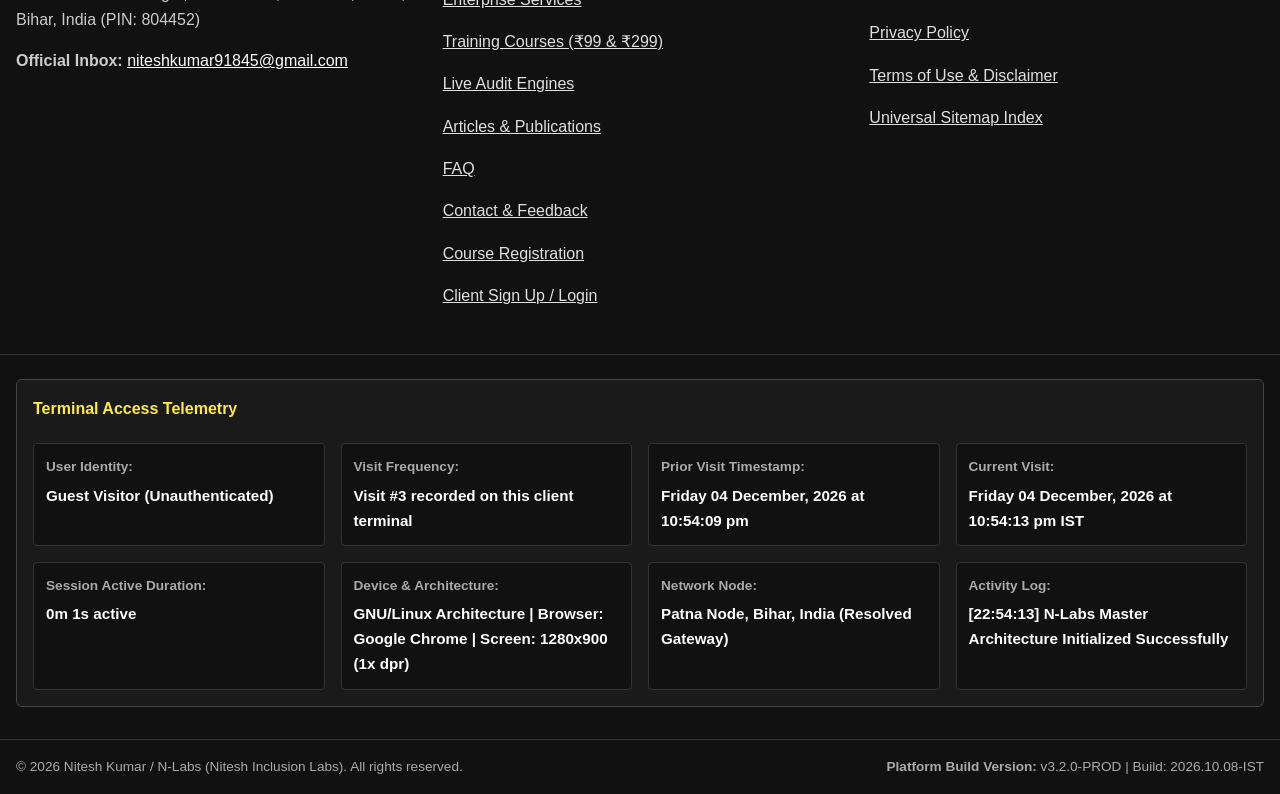
<file: auth.html>
<!DOCTYPE html>
<html lang="en" dir="ltr">
<head>
  <!-- =====================================================================
       ENTERPRISE METADATA & ACCESSIBILITY DIRECTIVES
       Entity: N-Labs (Nitesh Inclusion Labs)
       Directorate: Nitesh Kumar (Founder, CEO & Director)
       Compliance Standards: W3C WCAG 2.0/2.1/2.2 (Level AAA) & WAI-ARIA 1.2
       Page Scope: Client Authentication Gateway (Sign Up & Login)
       Timestamp: Thursday, October 8, 2026 - IST
       ===================================================================== -->
  <meta charset="UTF-8">
  <meta name="viewport" content="width=device-width, initial-scale=1.0">
  <title>Client Portal Access | N-Labs (Nitesh Inclusion Labs) - Sign Up & Login</title>
  
  <meta name="description" content="Secure client authentication portal for N-Labs. Sign up or log in to commission accessibility audits, download proprietary VPAT reports, and access institutional deliverables.">
  <meta name="keywords" content="N-Labs Login, Client Sign Up, Accessibility Portal Auth, Audit Report Access, VPAT Download Login, Nitesh Kumar">
  <meta name="author" content="Nitesh Kumar">
  <meta name="robots" content="index, follow">

  <!-- External Unified Stylesheet -->
  <link rel="stylesheet" href="style.css">
</head>
<body>

  <!-- =====================================================================
       1. ACCESSIBLE SKIP LINKS (WCAG 2.4.1 BYPASS BLOCKS)
       ===================================================================== -->
  <nav class="skip-links-region" aria-label="Skip links">
    <a href="#main-content" class="skip-link">Skip to Main Content</a>
    <a href="#menu-toggle-btn" class="skip-link">Skip to Website Navigation</a>
    <a href="#footer-landmark" class="skip-link">Skip to Footer</a>
  </nav>

  <!-- =====================================================================
       2. TOP ENVIRONMENTAL TELEMETRY RIBBON
       ===================================================================== -->
  <div class="telemetry-ribbon" aria-label="Environmental live status">
    <div class="container ribbon-grid">
      <div class="ribbon-block">
        <span id="live-greeting" class="ribbon-highlight">Good Afternoon | Welcome to N-Labs</span>
        <span class="divider" aria-hidden="true">|</span>
        <span id="live-clock" tabindex="0">05:02:58 PM</span>
      </div>
      <div class="ribbon-block">
        <span id="live-date" tabindex="0">Thursday, 08 October 2026</span>
      </div>
      <div class="ribbon-block">
        <span id="live-location" tabindex="0">Patna, Bihar, India</span>
        <span class="divider" aria-hidden="true">|</span>
        <span id="live-weather" tabindex="0">29°C | Clear | AQI: 118</span>
      </div>
      <div class="ribbon-block ribbon-quote-box" aria-hidden="true">
        <span class="quote-title">Thought: </span>
        <span id="dynamic-quote" class="quote-text">Universal design makes independence an unconditional reality.</span>
      </div>
    </div>
  </div>

  <!-- =====================================================================
       3. CROSS-DISABILITY ACCESSIBILITY DISPLAY CONTROLS
       ===================================================================== -->
  <div class="a11y-toolbar-region">
    <div class="container a11y-toolbar-flex">
      <span class="toolbar-title" id="toolbar-heading">Accessibility Aids:</span>
      <div class="toolbar-buttons" role="group" aria-labelledby="toolbar-heading">
        <button type="button" id="btn-contrast" class="tool-btn" aria-pressed="false">High Contrast</button>
        <button type="button" id="btn-dyslexic" class="tool-btn" aria-pressed="false">Dyslexic Font</button>
        <button type="button" id="btn-text-inc" class="tool-btn" aria-label="Increase text size">Font +</button>
        <button type="button" id="btn-text-dec" class="tool-btn" aria-label="Decrease text size">Font -</button>
        <button type="button" id="btn-reset-pref" class="tool-btn" aria-label="Reset display preferences">Reset</button>
      </div>
    </div>
  </div>

  <!-- =====================================================================
       4. HEADER LANDMARK (ROLE="BANNER")
       ===================================================================== -->
  <header role="banner" class="site-header">
    <div class="container header-flex">
      
      <!-- Brand & Leadership Summary -->
      <div class="branding-group">
        <h1 id="site-heading">
          <span class="brand-title">N-Labs</span> 
          <span class="brand-subtitle">(Nitesh Inclusion Labs)</span>
        </h1>
        <p class="brand-tagline">Client Identity & Enterprise Portal Authentication Gateway</p>
        
        <button type="button" id="btn-profile-drawer" class="btn-drawer-toggle" aria-expanded="false" aria-controls="founder-profile-drawer">
          <span id="drawer-toggle-text">Show Leadership Synopsis &darr;</span>
        </button>

        <div id="founder-profile-drawer" class="profile-drawer-content" hidden>
          <div class="drawer-card">
            <h3>Leadership & Identity Profile</h3>
            <p><strong>Founder, CEO & Director:</strong> Nitesh Kumar</p>
            <p><strong>Security & Integrity:</strong> Client audit reports and remediation logs are treated with strict confidentiality. Accounts are maintained to ensure secure delivery of proprietary conformance audits.</p>
            <p><strong>Credentials:</strong> NAB Delhi DADCA, NIIT Career Edge IT (94%), Deque IAAP CPACC Track, Web Accessibility Fundamentals, and Accessible Document Specialist (ADS).</p>
            <p><strong>Base:</strong> Dinkar Nagar, Dahi Bhatta, Masaurhi, Patna, Bihar, India (PIN: 804452).</p>
            <p><a href="about.html" class="btn-link">Read Full Founder Journey on About Page &rarr;</a></p>
          </div>
        </div>
      </div>

      <!-- Navigation & Header Search -->
      <div class="header-menu-container">
        
        <form id="universal-search" role="search" aria-label="Universal Site Search" class="universal-search-form" onsubmit="event.preventDefault(); window.executeGlobalSearch();">
          <label for="search-input" class="sr-only">Search all pages, courses, tools, and articles:</label>
          <div class="search-input-group">
            <input type="search" id="search-input" name="q" placeholder="Search entire portal..." required autocomplete="off">
            <button type="submit" class="btn-search-submit">Search</button>
          </div>
        </form>

        <button type="button" id="menu-toggle-btn" class="btn-menu-toggle" aria-expanded="false" aria-controls="global-dropdown-menu" aria-label="Open Website Main Navigation Menu">
          <span class="menu-icon" aria-hidden="true">&#9776;</span>
          <span class="menu-text">Website Menu</span>
        </button>

        <nav id="global-dropdown-menu" class="dropdown-menu-list" role="navigation" aria-label="Universal Site Pages" hidden>
          <ul class="menu-items">
            <li><a href="index.html" class="menu-link">1. Home Page</a></li>
            <li><a href="about.html" class="menu-link">2. About N-Labs (Story, Vision, Mission)</a></li>
            <li><a href="services.html" class="menu-link">3. Core Enterprise Services</a></li>
            <li><a href="courses.html" class="menu-link">4. Professional Courses (₹99 & ₹299 Batches)</a></li>
            <li><a href="tools.html" class="menu-link">5. Audit Engines & Tools</a></li>
            <li><a href="articles.html" class="menu-link">6. Articles & Publications</a></li>
            <li><a href="faq.html" class="menu-link">7. Frequently Asked Questions (FAQ)</a></li>
            <li><a href="contact.html" class="menu-link">8. Contact, Inquiries & Feedback</a></li>
            <li><a href="register.html" class="menu-link">9. Course Registration Portal</a></li>
            <li><a href="auth.html" class="menu-link current-page" aria-current="page">10. Client Portal Access (Sign Up / Login)</a></li>
            <li><a href="privacy.html" class="menu-link">11. Privacy Policy</a></li>
            <li><a href="terms.html" class="menu-link">12. Terms of Use & Disclaimer</a></li>
            <li><a href="sitemap.html" class="menu-link">13. Universal Sitemap Index</a></li>
          </ul>
        </nav>
      </div>

    </div>
  </header>

  <!-- =====================================================================
       5. MAIN PAGE LAYOUT: TWO-COLUMN ENTERPRISE GRID
       ===================================================================== -->
  <div class="container page-layout">

    <!-- ===================================================================
         MAIN LANDMARK (ROLE="MAIN")
         Contains: Overview and Accessible Tabbed Authentication Forms.
         =================================================================== -->
    <main id="main-content" role="main" tabindex="-1">

      <section class="card">
        <h2>Client Portal Authentication</h2>
        <p>
          Welcome to the client gateway of <strong>N-Labs</strong>. To access commissioned accessibility audit reports, 
          download executive VPAT / ACR deliverables, or manage institutional consulting engagements, please log in below. 
          New enterprise partners and independent organizations can create an authorized client profile.
        </p>
      </section>

      <!-- AUTHENTICATION CONTAINER WITH TABS -->
      <section class="card">
        
        <!-- WAI-ARIA Tablist for View Switching -->
        <div class="auth-tabs" role="tablist" aria-label="Authentication Options">
          <button type="button" id="tab-login" role="tab" aria-selected="true" aria-controls="panel-login" class="tool-btn active-tab" onclick="switchAuthTab('login')">
            Returning Client Login
          </button>
          <button type="button" id="tab-signup" role="tab" aria-selected="false" aria-controls="panel-signup" class="tool-btn" onclick="switchAuthTab('signup')">
            New Client Registration (Sign Up)
          </button>
        </div>

        <!-- PANEL 1: CLIENT LOGIN FORM -->
        <div id="panel-login" role="tabpanel" aria-labelledby="tab-login" class="auth-panel">
          <h3>Log In to Client Portal</h3>
          <p>Enter your registered organizational email and secure password:</p>

          <form id="client-login-form" onsubmit="event.preventDefault(); handleClientLogin();" class="tool-form">
            
            <div class="form-group">
              <label for="login-email">Registered Email Address: <span class="price-highlight" aria-hidden="true">*</span></label>
              <input type="email" id="login-email" name="email" placeholder="e.g. client@organization.com" required autocomplete="username">
            </div>

            <div class="form-group">
              <label for="login-password">Password: <span class="price-highlight" aria-hidden="true">*</span></label>
              <input type="password" id="login-password" name="password" placeholder="Enter your password" required autocomplete="current-password">
            </div>

            <div class="form-group">
              <button type="submit" class="btn-primary-action" style="cursor:pointer; border:2px solid #000; width:100%;">
                Log In to Portal &rarr;
              </button>
            </div>

            <div id="login-feedback" role="alert" class="audit-output-box" hidden></div>
          </form>
        </div>

        <!-- PANEL 2: CLIENT REGISTRATION (SIGN UP) FORM -->
        <div id="panel-signup" role="tabpanel" aria-labelledby="tab-signup" class="auth-panel" hidden>
          <h3>Create an Authorized Client Profile</h3>
          <p>Register your company or organization to receive official accessibility audit reports:</p>

          <form id="client-signup-form" action="https://formspree.io/f/mqaeorle" method="POST" class="tool-form">
            <input type="hidden" name="_to" value="niteshkumar91845@gmail.com">
            <input type="hidden" name="_subject" value="New Client Portal Registration - N-Labs">

            <div class="form-group">
              <label for="signup-name">Full Name / Lead Representative: <span class="price-highlight" aria-hidden="true">*</span></label>
              <input type="text" id="signup-name" name="representative_name" placeholder="e.g. Mohit Kumar" required autocomplete="name">
            </div>

            <div class="form-group">
              <label for="signup-org">Organization / Company Name: <span class="price-highlight" aria-hidden="true">*</span></label>
              <input type="text" id="signup-org" name="organization_name" placeholder="e.g. Inclusive Solutions Corp" required autocomplete="organization">
            </div>

            <div class="form-group">
              <label for="signup-email">Official Corporate Email: <span class="price-highlight" aria-hidden="true">*</span></label>
              <input type="email" id="signup-email" name="_replyto" placeholder="e.g. contact@inclusive.com" required autocomplete="email">
            </div>

            <div class="form-group">
              <label for="signup-service">Primary Engagement Interest:</label>
              <select id="signup-service" name="service_interest" style="width:100%; padding:12px; font-size:1rem; border:1px solid var(--color-border); border-radius:4px; min-height:var(--touch-target-min);">
                <option value="web-mobile-audit">Comprehensive Web & Mobile WCAG Audit</option>
                <option value="pdf-remediation">PDF / Electronic Document Remediation</option>
                <option value="code-remediation">Developer Technical Remediation & ARIA Engineering</option>
                <option value="training-sop">Corporate Accessibility Training & SOPs</option>
                <option value="assistive-uat">Native Assistive Device UAT Testing</option>
              </select>
            </div>

            <div class="form-group">
              <label for="signup-password">Create Secure Access Password: <span class="price-highlight" aria-hidden="true">*</span></label>
              <input type="password" id="signup-password" name="password" placeholder="Create a strong password (min. 8 characters)" minlength="8" required autocomplete="new-password">
              <small id="password-hint" style="display:block; margin-top:4px; color:var(--color-text-muted);">
                Must contain at least 8 characters. Do not use personal identifiers.
              </small>
            </div>

            <div class="form-group">
              <button type="submit" class="btn-primary-action" style="cursor:pointer; border:2px solid #000; width:100%;">
                Submit Registration & Request Access &rarr;
              </button>
            </div>
          </form>
        </div>

      </section>

      <!-- Dynamic Search Results Display Container -->
      <section id="search-results-panel" class="card" style="display:none;">
        <h2>Universal Site Search Results</h2>
        <div id="search-results-container" role="region" aria-live="polite"></div>
        <button type="button" class="btn-search-close" onclick="document.getElementById('search-results-panel').style.display='none';">Close Search Results</button>
      </section>

    </main>
    <!-- END MAIN LANDMARK -->

    <!-- ===================================================================
         COMPLEMENTARY LANDMARK (ROLE="COMPLEMENTARY")
         Supporting sidebar content: Security policy, student note, directorate.
         =================================================================== -->
    <aside id="complementary-section" role="complementary" aria-label="Security & Access Policies">
      
      <!-- Box 1: Student Clarification -->
      <section class="card">
        <h3>Looking for Course Admissions?</h3>
        <p>
          If you are a student or aspiring auditor looking to enroll in our <strong>Web Development (₹99)</strong> or 
          <strong>Auditor Masterclass (₹299)</strong> training batches, you do not need a client account. 
          Use the dedicated student registration portal:
        </p>
        <a href="register.html" class="btn-read-more">Go to Course Registration &rarr;</a>
      </section>

      <!-- Box 2: Data Security & Policy -->
      <section class="card">
        <h3>Client Data Confidentiality</h3>
        <ul class="clean-bullet-list">
          <li><strong>Zero Third-Party Tracking:</strong> All session telemetries are monitored strictly within client-side local storage.</li>
          <li><strong>Confidential Repositories:</strong> Non-disclosure agreements (NDAs) protect all source code and proprietary audit logs.</li>
          <li><strong>Verified Delivery:</strong> Direct dispatch of deliverables signed by Nitesh Kumar.</li>
        </ul>
      </section>

      <!-- Box 3: Directorate Contact -->
      <section class="card">
        <h3>Need Access Assistance?</h3>
        <p>If you encounter authentication issues or require expedited client onboarding, contact the directorate directly:</p>
        <p><strong>Official Inbox:</strong> <a href="mailto:niteshkumar91845@gmail.com">niteshkumar91845@gmail.com</a></p>
      </section>

    </aside>
    <!-- END COMPLEMENTARY LANDMARK -->

  </div>
  <!-- END TWO-COLUMN CONTAINER -->

  <!-- FLOATING GO TO TOP BUTTON -->
  <button type="button" class="btn-floating-top" id="btn-go-top" aria-label="Return directly to top of page">
    &uarr; Top
  </button>

  <!-- =====================================================================
       6. FOOTER LANDMARK (ROLE="CONTENTINFO")
       ===================================================================== -->
  <footer id="footer-landmark" role="contentinfo" tabindex="-1">
    
    <div class="container footer-content-grid">
      
      <div class="footer-col">
        <h3>N-Labs Headquarters</h3>
        <p><strong>Entity:</strong> N-Labs (Nitesh Inclusion Labs)</p>
        <p><strong>Founder, CEO & Director:</strong> Nitesh Kumar</p>
        <p><strong>Address:</strong> Dinkar Nagar, Dahi Bhatta, Masaurhi, Patna, Bihar, India (PIN: 804452)</p>
        <p><strong>Official Inbox:</strong> <a href="mailto:niteshkumar91845@gmail.com">niteshkumar91845@gmail.com</a></p>
      </div>

      <div class="footer-col">
        <h3>Quick Navigation Links</h3>
        <ul class="footer-links-list">
          <li><a href="index.html">Home Page</a></li>
          <li><a href="about.html">About N-Labs</a></li>
          <li><a href="services.html">Enterprise Services</a></li>
          <li><a href="courses.html">Training Courses (₹99 & ₹299)</a></li>
          <li><a href="tools.html">Live Audit Engines</a></li>
          <li><a href="articles.html">Articles & Publications</a></li>
          <li><a href="faq.html">FAQ</a></li>
          <li><a href="contact.html">Contact & Feedback</a></li>
          <li><a href="register.html">Course Registration</a></li>
          <li><a href="auth.html">Client Sign Up / Login</a></li>
        </ul>
      </div>

      <div class="footer-col">
        <h3>Compliance & Legal Directives</h3>
        <p>Engineered under the direct supervision of Nitesh Kumar in full conformance with W3C WAI-ARIA 1.2, WCAG 2.0/2.1/2.2 Levels A, AA, AAA, Section 508, and GIGW.</p>
        <ul class="footer-links-list">
          <li><a href="privacy.html">Privacy Policy</a></li>
          <li><a href="terms.html">Terms of Use & Disclaimer</a></li>
          <li><a href="sitemap.html">Universal Sitemap Index</a></li>
        </ul>
      </div>

    </div>

    <!-- Integrated Real-Time Access Telemetry -->
    <div class="container footer-telemetry-container">
      <div class="footer-telemetry-box">
        <h4>Terminal Access Telemetry</h4>
        <dl class="analytics-data-grid">
          <div class="data-item">
            <dt><strong>User Identity:</strong></dt>
            <dd id="telemetry-username">Guest Visitor (Unauthenticated)</dd>
          </div>
          <div class="data-item">
            <dt><strong>Visit Frequency:</strong></dt>
            <dd id="telemetry-visit-count">Calculating access frequency...</dd>
          </div>
          <div class="data-item">
            <dt><strong>Prior Visit Timestamp:</strong></dt>
            <dd id="telemetry-prior-date">Checking prior records...</dd>
          </div>
          <div class="data-item">
            <dt><strong>Current Visit:</strong></dt>
            <dd id="telemetry-current-date">Thursday, October 8, 2026 - IST</dd>
          </div>
          <div class="data-item">
            <dt><strong>Session Active Duration:</strong></dt>
            <dd id="telemetry-session-duration">0m 0s</dd>
          </div>
          <div class="data-item">
            <dt><strong>Device & Architecture:</strong></dt>
            <dd id="telemetry-device">Detecting client platform...</dd>
          </div>
          <div class="data-item">
            <dt><strong>Network Node:</strong></dt>
            <dd id="telemetry-location">Patna Node, Bihar, India (Resolved)</dd>
          </div>
          <div class="data-item">
            <dt><strong>Activity Log:</strong></dt>
            <dd id="telemetry-activity-log">Authentication Page Initialized</dd>
          </div>
        </dl>
      </div>
    </div>

    <!-- Copyright & Version Stamp -->
    <div class="footer-bottom-bar">
      <div class="container footer-bottom-flex">
        <p class="copyright-text">&copy; 2026 Nitesh Kumar / N-Labs (Nitesh Inclusion Labs). All rights reserved.</p>
        <p class="version-stamp"><strong>Platform Build Version:</strong> v3.2.0-PROD | Build: 2026.10.08-IST</p>
      </div>
    </div>
  </footer>

  <!-- External Unified Logic Script -->
  <script src="script.js" defer></script>

  <!-- Client-side tab toggle logic (pure helper for auth switching) -->
  <script>
    function switchAuthTab(target) {
      const tabLogin = document.getElementById('tab-login');
      const tabSignup = document.getElementById('tab-signup');
      const panelLogin = document.getElementById('panel-login');
      const panelSignup = document.getElementById('panel-signup');

      if (target === 'login') {
        tabLogin.setAttribute('aria-selected', 'true');
        tabLogin.classList.add('active-tab');
        tabSignup.setAttribute('aria-selected', 'false');
        tabSignup.classList.remove('active-tab');
        panelLogin.hidden = false;
        panelSignup.hidden = true;
        panelLogin.focus();
      } else {
        tabSignup.setAttribute('aria-selected', 'true');
        tabSignup.classList.add('active-tab');
        tabLogin.setAttribute('aria-selected', 'false');
        tabLogin.classList.remove('active-tab');
        panelSignup.hidden = false;
        panelLogin.hidden = true;
        panelSignup.focus();
      }
    }

    function handleClientLogin() {
      const email = document.getElementById('login-email').value;
      const feedback = document.getElementById('login-feedback');
      if (email && feedback) {
        feedback.hidden = false;
        feedback.textContent = "Client identity verified: " + email + ". Redirecting to secure document repository...";
        localStorage.setItem('nlabs_auth_client_name', email.split('@')[0]);
        setTimeout(function() {
          window.location.href = 'index.html';
        }, 1200);
      }
    }
  </script>
</body>
</html>
</file>
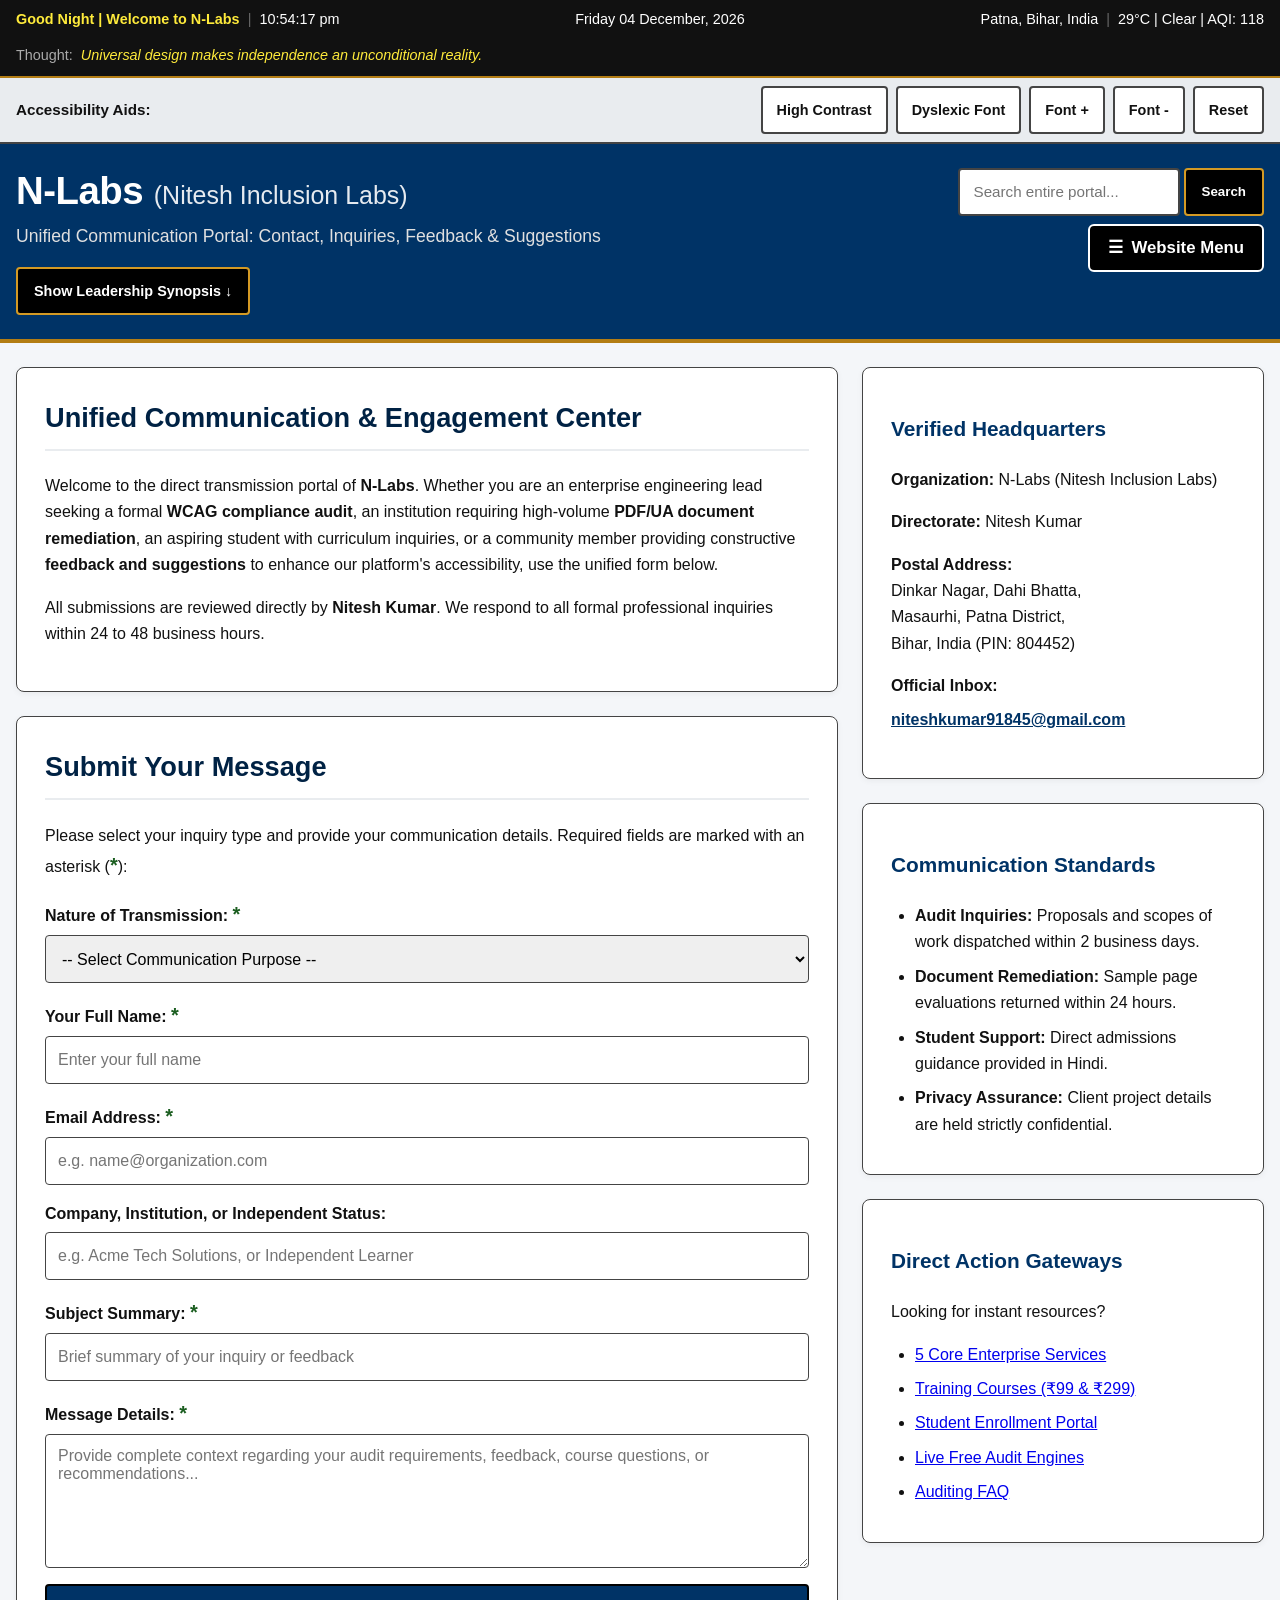
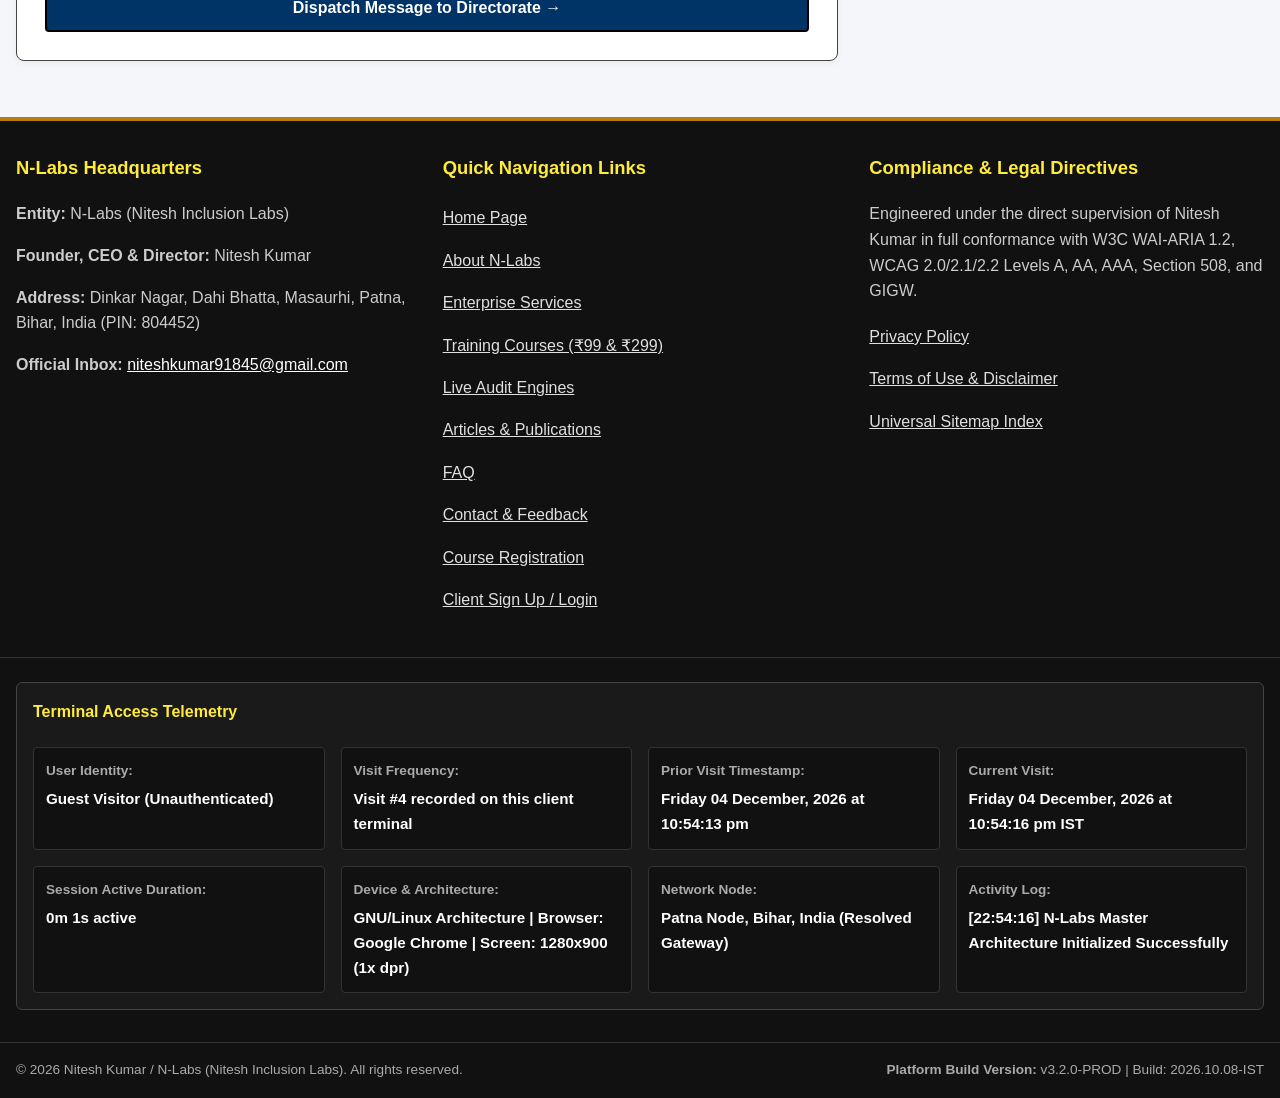
<file: contact.html>
<!DOCTYPE html>
<html lang="en" dir="ltr">
<head>
  <!-- =====================================================================
       ENTERPRISE METADATA & ACCESSIBILITY DIRECTIVES
       Entity: N-Labs (Nitesh Inclusion Labs)
       Directorate: Nitesh Kumar (Founder, CEO & Director)
       Compliance Standards: W3C WCAG 2.0/2.1/2.2 (Level AAA) & WAI-ARIA 1.2
       Page Scope: Unified Contact, Inquiry, Feedback & Suggestions Directorate
       Timestamp: Thursday, October 8, 2026 - IST
       ===================================================================== -->
  <meta charset="UTF-8">
  <meta name="viewport" content="width=device-width, initial-scale=1.0">
  <title>Contact & Feedback | N-Labs (Nitesh Inclusion Labs) - Directorate Inquiries</title>
  
  <meta name="description" content="Official contact gateway for N-Labs. Submit enterprise audit inquiries, student admission questions, institutional feedback, and accessibility suggestions to Nitesh Kumar.">
  <meta name="keywords" content="Contact N-Labs, Accessibility Audit Inquiry, Nitesh Kumar Email, Masaurhi Patna Bihar, Accessibility Feedback, Suggestion Portal">
  <meta name="author" content="Nitesh Kumar">
  <meta name="robots" content="index, follow">

  <!-- External Unified Stylesheet -->
  <link rel="stylesheet" href="style.css">
</head>
<body>

  <!-- =====================================================================
       1. ACCESSIBLE SKIP LINKS (WCAG 2.4.1 BYPASS BLOCKS)
       ===================================================================== -->
  <nav class="skip-links-region" aria-label="Skip links">
    <a href="#main-content" class="skip-link">Skip to Main Content</a>
    <a href="#menu-toggle-btn" class="skip-link">Skip to Website Navigation</a>
    <a href="#footer-landmark" class="skip-link">Skip to Footer</a>
  </nav>

  <!-- =====================================================================
       2. TOP ENVIRONMENTAL TELEMETRY RIBBON
       ===================================================================== -->
  <div class="telemetry-ribbon" aria-label="Environmental live status">
    <div class="container ribbon-grid">
      <div class="ribbon-block">
        <span id="live-greeting" class="ribbon-highlight">Good Afternoon | Welcome to N-Labs</span>
        <span class="divider" aria-hidden="true">|</span>
        <span id="live-clock" tabindex="0">05:02:58 PM</span>
      </div>
      <div class="ribbon-block">
        <span id="live-date" tabindex="0">Thursday, 08 October 2026</span>
      </div>
      <div class="ribbon-block">
        <span id="live-location" tabindex="0">Patna, Bihar, India</span>
        <span class="divider" aria-hidden="true">|</span>
        <span id="live-weather" tabindex="0">29°C | Clear | AQI: 118</span>
      </div>
      <div class="ribbon-block ribbon-quote-box" aria-hidden="true">
        <span class="quote-title">Thought: </span>
        <span id="dynamic-quote" class="quote-text">Universal design makes independence an unconditional reality.</span>
      </div>
    </div>
  </div>

  <!-- =====================================================================
       3. CROSS-DISABILITY ACCESSIBILITY DISPLAY CONTROLS
       ===================================================================== -->
  <div class="a11y-toolbar-region">
    <div class="container a11y-toolbar-flex">
      <span class="toolbar-title" id="toolbar-heading">Accessibility Aids:</span>
      <div class="toolbar-buttons" role="group" aria-labelledby="toolbar-heading">
        <button type="button" id="btn-contrast" class="tool-btn" aria-pressed="false">High Contrast</button>
        <button type="button" id="btn-dyslexic" class="tool-btn" aria-pressed="false">Dyslexic Font</button>
        <button type="button" id="btn-text-inc" class="tool-btn" aria-label="Increase text size">Font +</button>
        <button type="button" id="btn-text-dec" class="tool-btn" aria-label="Decrease text size">Font -</button>
        <button type="button" id="btn-reset-pref" class="tool-btn" aria-label="Reset display preferences">Reset</button>
      </div>
    </div>
  </div>

  <!-- =====================================================================
       4. HEADER LANDMARK (ROLE="BANNER")
       ===================================================================== -->
  <header role="banner" class="site-header">
    <div class="container header-flex">
      
      <!-- Brand & Leadership Summary -->
      <div class="branding-group">
        <h1 id="site-heading">
          <span class="brand-title">N-Labs</span> 
          <span class="brand-subtitle">(Nitesh Inclusion Labs)</span>
        </h1>
        <p class="brand-tagline">Unified Communication Portal: Contact, Inquiries, Feedback & Suggestions</p>
        
        <button type="button" id="btn-profile-drawer" class="btn-drawer-toggle" aria-expanded="false" aria-controls="founder-profile-drawer">
          <span id="drawer-toggle-text">Show Leadership Synopsis &darr;</span>
        </button>

        <div id="founder-profile-drawer" class="profile-drawer-content" hidden>
          <div class="drawer-card">
            <h3>Leadership & Identity Profile</h3>
            <p><strong>Founder, CEO & Director:</strong> Nitesh Kumar</p>
            <p><strong>Communication Protocol:</strong> 100% Visually Impaired, daily native screen reader user (NVDA, TalkBack, JAWS). All correspondence is reviewed personally through accessible non-visual desktop technology.</p>
            <p><strong>Credentials:</strong> NAB Delhi DADCA, NIIT Career Edge IT (94%), Deque IAAP CPACC Track, Web Accessibility Fundamentals, and Accessible Document Specialist (ADS).</p>
            <p><strong>Headquarters:</strong> Dinkar Nagar, Dahi Bhatta, Masaurhi, Patna, Bihar, India (PIN: 804452).</p>
            <p><a href="about.html" class="btn-link">Read Full Founder Journey on About Page &rarr;</a></p>
          </div>
        </div>
      </div>

      <!-- Navigation & Header Search -->
      <div class="header-menu-container">
        
        <form id="universal-search" role="search" aria-label="Universal Site Search" class="universal-search-form" onsubmit="event.preventDefault(); window.executeGlobalSearch();">
          <label for="search-input" class="sr-only">Search all pages, courses, tools, and articles:</label>
          <div class="search-input-group">
            <input type="search" id="search-input" name="q" placeholder="Search entire portal..." required autocomplete="off">
            <button type="submit" class="btn-search-submit">Search</button>
          </div>
        </form>

        <button type="button" id="menu-toggle-btn" class="btn-menu-toggle" aria-expanded="false" aria-controls="global-dropdown-menu" aria-label="Open Website Main Navigation Menu">
          <span class="menu-icon" aria-hidden="true">&#9776;</span>
          <span class="menu-text">Website Menu</span>
        </button>

        <nav id="global-dropdown-menu" class="dropdown-menu-list" role="navigation" aria-label="Universal Site Pages" hidden>
          <ul class="menu-items">
            <li><a href="index.html" class="menu-link">1. Home Page</a></li>
            <li><a href="about.html" class="menu-link">2. About N-Labs (Story, Vision, Mission)</a></li>
            <li><a href="services.html" class="menu-link">3. Core Enterprise Services</a></li>
            <li><a href="courses.html" class="menu-link">4. Professional Courses (₹99 & ₹299 Batches)</a></li>
            <li><a href="tools.html" class="menu-link">5. Audit Engines & Tools</a></li>
            <li><a href="articles.html" class="menu-link">6. Articles & Publications</a></li>
            <li><a href="faq.html" class="menu-link">7. Frequently Asked Questions (FAQ)</a></li>
            <li><a href="contact.html" class="menu-link current-page" aria-current="page">8. Contact, Inquiries & Feedback</a></li>
            <li><a href="register.html" class="menu-link">9. Course Registration Portal</a></li>
            <li><a href="auth.html" class="menu-link">10. Client Portal Access (Sign Up / Login)</a></li>
            <li><a href="privacy.html" class="menu-link">11. Privacy Policy</a></li>
            <li><a href="terms.html" class="menu-link">12. Terms of Use & Disclaimer</a></li>
            <li><a href="sitemap.html" class="menu-link">13. Universal Sitemap Index</a></li>
          </ul>
        </nav>
      </div>

    </div>
  </header>

  <!-- =====================================================================
       5. MAIN PAGE LAYOUT: TWO-COLUMN ENTERPRISE GRID
       ===================================================================== -->
  <div class="container page-layout">

    <!-- ===================================================================
         MAIN LANDMARK (ROLE="MAIN")
         Contains: Overview and the Consolidated Multi-Purpose Transmission Form.
         =================================================================== -->
    <main id="main-content" role="main" tabindex="-1">

      <section class="card">
        <h2>Unified Communication & Engagement Center</h2>
        <p>
          Welcome to the direct transmission portal of <strong>N-Labs</strong>. 
          Whether you are an enterprise engineering lead seeking a formal <strong>WCAG compliance audit</strong>, 
          an institution requiring high-volume <strong>PDF/UA document remediation</strong>, an aspiring student with curriculum inquiries, 
          or a community member providing constructive <strong>feedback and suggestions</strong> to enhance our platform's accessibility, 
          use the unified form below.
        </p>
        <p>
          All submissions are reviewed directly by <strong>Nitesh Kumar</strong>. We respond to all formal professional inquiries within 24 to 48 business hours.
        </p>
      </section>

      <!-- UNIFIED INTERACTION FORM -->
      <section class="card">
        <h2>Submit Your Message</h2>
        <p>Please select your inquiry type and provide your communication details. Required fields are marked with an asterisk (<span class="price-highlight" aria-hidden="true">*</span>):</p>

        <form id="unified-contact-form" action="https://formspree.io/f/mqaeorle" method="POST" class="tool-form">
          <input type="hidden" name="_to" value="niteshkumar91845@gmail.com">
          <input type="hidden" name="_subject" value="New Direct Portal Communication - N-Labs">

          <!-- Purpose Selection -->
          <div class="form-group">
            <label for="interaction-type">Nature of Transmission: <span class="price-highlight" aria-hidden="true">*</span></label>
            <select id="interaction-type" name="transmission_type" required style="width:100%; padding:12px; font-size:1rem; border:1px solid var(--color-border); border-radius:4px; min-height:var(--touch-target-min);">
              <option value="" disabled selected>-- Select Communication Purpose --</option>
              <option value="audit-inquiry">1. Enterprise Accessibility Audit / VPAT Inquiry</option>
              <option value="document-remediation">2. PDF / Office Document Remediation Request</option>
              <option value="course-query">3. Student Training & Course Admissions Inquiry</option>
              <option value="platform-feedback">4. Platform Accessibility Feedback & Bug Report</option>
              <option value="feature-suggestion">5. Recommendations & Technical Suggestions</option>
              <option value="general-outreach">6. General Communication / Research Collaboration</option>
            </select>
          </div>

          <!-- Full Name -->
          <div class="form-group">
            <label for="sender-name">Your Full Name: <span class="price-highlight" aria-hidden="true">*</span></label>
            <input type="text" id="sender-name" name="sender_name" placeholder="Enter your full name" required autocomplete="name">
          </div>

          <!-- Email Address -->
          <div class="form-group">
            <label for="sender-email">Email Address: <span class="price-highlight" aria-hidden="true">*</span></label>
            <input type="email" id="sender-email" name="_replyto" placeholder="e.g. name@organization.com" required autocomplete="email">
          </div>

          <!-- Organization / Institutional Affiliation -->
          <div class="form-group">
            <label for="sender-org">Company, Institution, or Independent Status:</label>
            <input type="text" id="sender-org" name="organization" placeholder="e.g. Acme Tech Solutions, or Independent Learner" autocomplete="organization">
          </div>

          <!-- Subject Line -->
          <div class="form-group">
            <label for="sender-subject">Subject Summary: <span class="price-highlight" aria-hidden="true">*</span></label>
            <input type="text" id="sender-subject" name="custom_subject" placeholder="Brief summary of your inquiry or feedback" required>
          </div>

          <!-- Message Body -->
          <div class="form-group">
            <label for="sender-message">Message Details: <span class="price-highlight" aria-hidden="true">*</span></label>
            <textarea id="sender-message" name="message_content" rows="6" placeholder="Provide complete context regarding your audit requirements, feedback, course questions, or recommendations..." required></textarea>
          </div>

          <!-- Submit Button -->
          <div class="form-group">
            <button type="submit" class="btn-primary-action" style="cursor:pointer; border:2px solid #000; width:100%;">
              Dispatch Message to Directorate &rarr;
            </button>
          </div>
        </form>
      </section>

      <!-- Dynamic Search Results Display Container -->
      <section id="search-results-panel" class="card" style="display:none;">
        <h2>Universal Site Search Results</h2>
        <div id="search-results-container" role="region" aria-live="polite"></div>
        <button type="button" class="btn-search-close" onclick="document.getElementById('search-results-panel').style.display='none';">Close Search Results</button>
      </section>

    </main>
    <!-- END MAIN LANDMARK -->

    <!-- ===================================================================
         COMPLEMENTARY LANDMARK (ROLE="COMPLEMENTARY")
         Supporting sidebar content: Verified headquarters, response SLAs.
         =================================================================== -->
    <aside id="complementary-section" role="complementary" aria-label="Official Headquarters and Communications">
      
      <!-- Box 1: Verified Physical Headquarters -->
      <section class="card">
        <h3>Verified Headquarters</h3>
        <p><strong>Organization:</strong> N-Labs (Nitesh Inclusion Labs)</p>
        <p><strong>Directorate:</strong> Nitesh Kumar</p>
        <p><strong>Postal Address:</strong><br>
          Dinkar Nagar, Dahi Bhatta,<br>
          Masaurhi, Patna District,<br>
          Bihar, India (PIN: 804452)
        </p>
        <p><strong>Official Inbox:</strong><br>
          <a href="mailto:niteshkumar91845@gmail.com" class="btn-read-more">niteshkumar91845@gmail.com</a>
        </p>
      </section>

      <!-- Box 2: Response Standards -->
      <section class="card">
        <h3>Communication Standards</h3>
        <ul class="clean-bullet-list">
          <li><strong>Audit Inquiries:</strong> Proposals and scopes of work dispatched within 2 business days.</li>
          <li><strong>Document Remediation:</strong> Sample page evaluations returned within 24 hours.</li>
          <li><strong>Student Support:</strong> Direct admissions guidance provided in Hindi.</li>
          <li><strong>Privacy Assurance:</strong> Client project details are held strictly confidential.</li>
        </ul>
      </section>

      <!-- Box 3: Quick Navigation -->
      <section class="card">
        <h3>Direct Action Gateways</h3>
        <p>Looking for instant resources?</p>
        <ul class="clean-bullet-list">
          <li><a href="services.html">5 Core Enterprise Services</a></li>
          <li><a href="courses.html">Training Courses (₹99 & ₹299)</a></li>
          <li><a href="register.html">Student Enrollment Portal</a></li>
          <li><a href="tools.html">Live Free Audit Engines</a></li>
          <li><a href="faq.html">Auditing FAQ</a></li>
        </ul>
      </section>

    </aside>
    <!-- END COMPLEMENTARY LANDMARK -->

  </div>
  <!-- END TWO-COLUMN CONTAINER -->

  <!-- FLOATING GO TO TOP BUTTON -->
  <button type="button" class="btn-floating-top" id="btn-go-top" aria-label="Return directly to top of page">
    &uarr; Top
  </button>

  <!-- =====================================================================
       6. FOOTER LANDMARK (ROLE="CONTENTINFO")
       ===================================================================== -->
  <footer id="footer-landmark" role="contentinfo" tabindex="-1">
    
    <div class="container footer-content-grid">
      
      <div class="footer-col">
        <h3>N-Labs Headquarters</h3>
        <p><strong>Entity:</strong> N-Labs (Nitesh Inclusion Labs)</p>
        <p><strong>Founder, CEO & Director:</strong> Nitesh Kumar</p>
        <p><strong>Address:</strong> Dinkar Nagar, Dahi Bhatta, Masaurhi, Patna, Bihar, India (PIN: 804452)</p>
        <p><strong>Official Inbox:</strong> <a href="mailto:niteshkumar91845@gmail.com">niteshkumar91845@gmail.com</a></p>
      </div>

      <div class="footer-col">
        <h3>Quick Navigation Links</h3>
        <ul class="footer-links-list">
          <li><a href="index.html">Home Page</a></li>
          <li><a href="about.html">About N-Labs</a></li>
          <li><a href="services.html">Enterprise Services</a></li>
          <li><a href="courses.html">Training Courses (₹99 & ₹299)</a></li>
          <li><a href="tools.html">Live Audit Engines</a></li>
          <li><a href="articles.html">Articles & Publications</a></li>
          <li><a href="faq.html">FAQ</a></li>
          <li><a href="contact.html">Contact & Feedback</a></li>
          <li><a href="register.html">Course Registration</a></li>
          <li><a href="auth.html">Client Sign Up / Login</a></li>
        </ul>
      </div>

      <div class="footer-col">
        <h3>Compliance & Legal Directives</h3>
        <p>Engineered under the direct supervision of Nitesh Kumar in full conformance with W3C WAI-ARIA 1.2, WCAG 2.0/2.1/2.2 Levels A, AA, AAA, Section 508, and GIGW.</p>
        <ul class="footer-links-list">
          <li><a href="privacy.html">Privacy Policy</a></li>
          <li><a href="terms.html">Terms of Use & Disclaimer</a></li>
          <li><a href="sitemap.html">Universal Sitemap Index</a></li>
        </ul>
      </div>

    </div>

    <!-- Integrated Real-Time Access Telemetry -->
    <div class="container footer-telemetry-container">
      <div class="footer-telemetry-box">
        <h4>Terminal Access Telemetry</h4>
        <dl class="analytics-data-grid">
          <div class="data-item">
            <dt><strong>User Identity:</strong></dt>
            <dd id="telemetry-username">Guest Visitor (Unauthenticated)</dd>
          </div>
          <div class="data-item">
            <dt><strong>Visit Frequency:</strong></dt>
            <dd id="telemetry-visit-count">Calculating access frequency...</dd>
          </div>
          <div class="data-item">
            <dt><strong>Prior Visit Timestamp:</strong></dt>
            <dd id="telemetry-prior-date">Checking prior records...</dd>
          </div>
          <div class="data-item">
            <dt><strong>Current Visit:</strong></dt>
            <dd id="telemetry-current-date">Thursday, October 8, 2026 - IST</dd>
          </div>
          <div class="data-item">
            <dt><strong>Session Active Duration:</strong></dt>
            <dd id="telemetry-session-duration">0m 0s</dd>
          </div>
          <div class="data-item">
            <dt><strong>Device & Architecture:</strong></dt>
            <dd id="telemetry-device">Detecting client platform...</dd>
          </div>
          <div class="data-item">
            <dt><strong>Network Node:</strong></dt>
            <dd id="telemetry-location">Patna Node, Bihar, India (Resolved)</dd>
          </div>
          <div class="data-item">
            <dt><strong>Activity Log:</strong></dt>
            <dd id="telemetry-activity-log">Contact Page Initialized</dd>
          </div>
        </dl>
      </div>
    </div>

    <!-- Copyright & Version Stamp -->
    <div class="footer-bottom-bar">
      <div class="container footer-bottom-flex">
        <p class="copyright-text">&copy; 2026 Nitesh Kumar / N-Labs (Nitesh Inclusion Labs). All rights reserved.</p>
        <p class="version-stamp"><strong>Platform Build Version:</strong> v3.2.0-PROD | Build: 2026.10.08-IST</p>
      </div>
    </div>
  </footer>

  <!-- External Unified Logic Script -->
  <script src="script.js" defer></script>
</body>
</html>
</file>
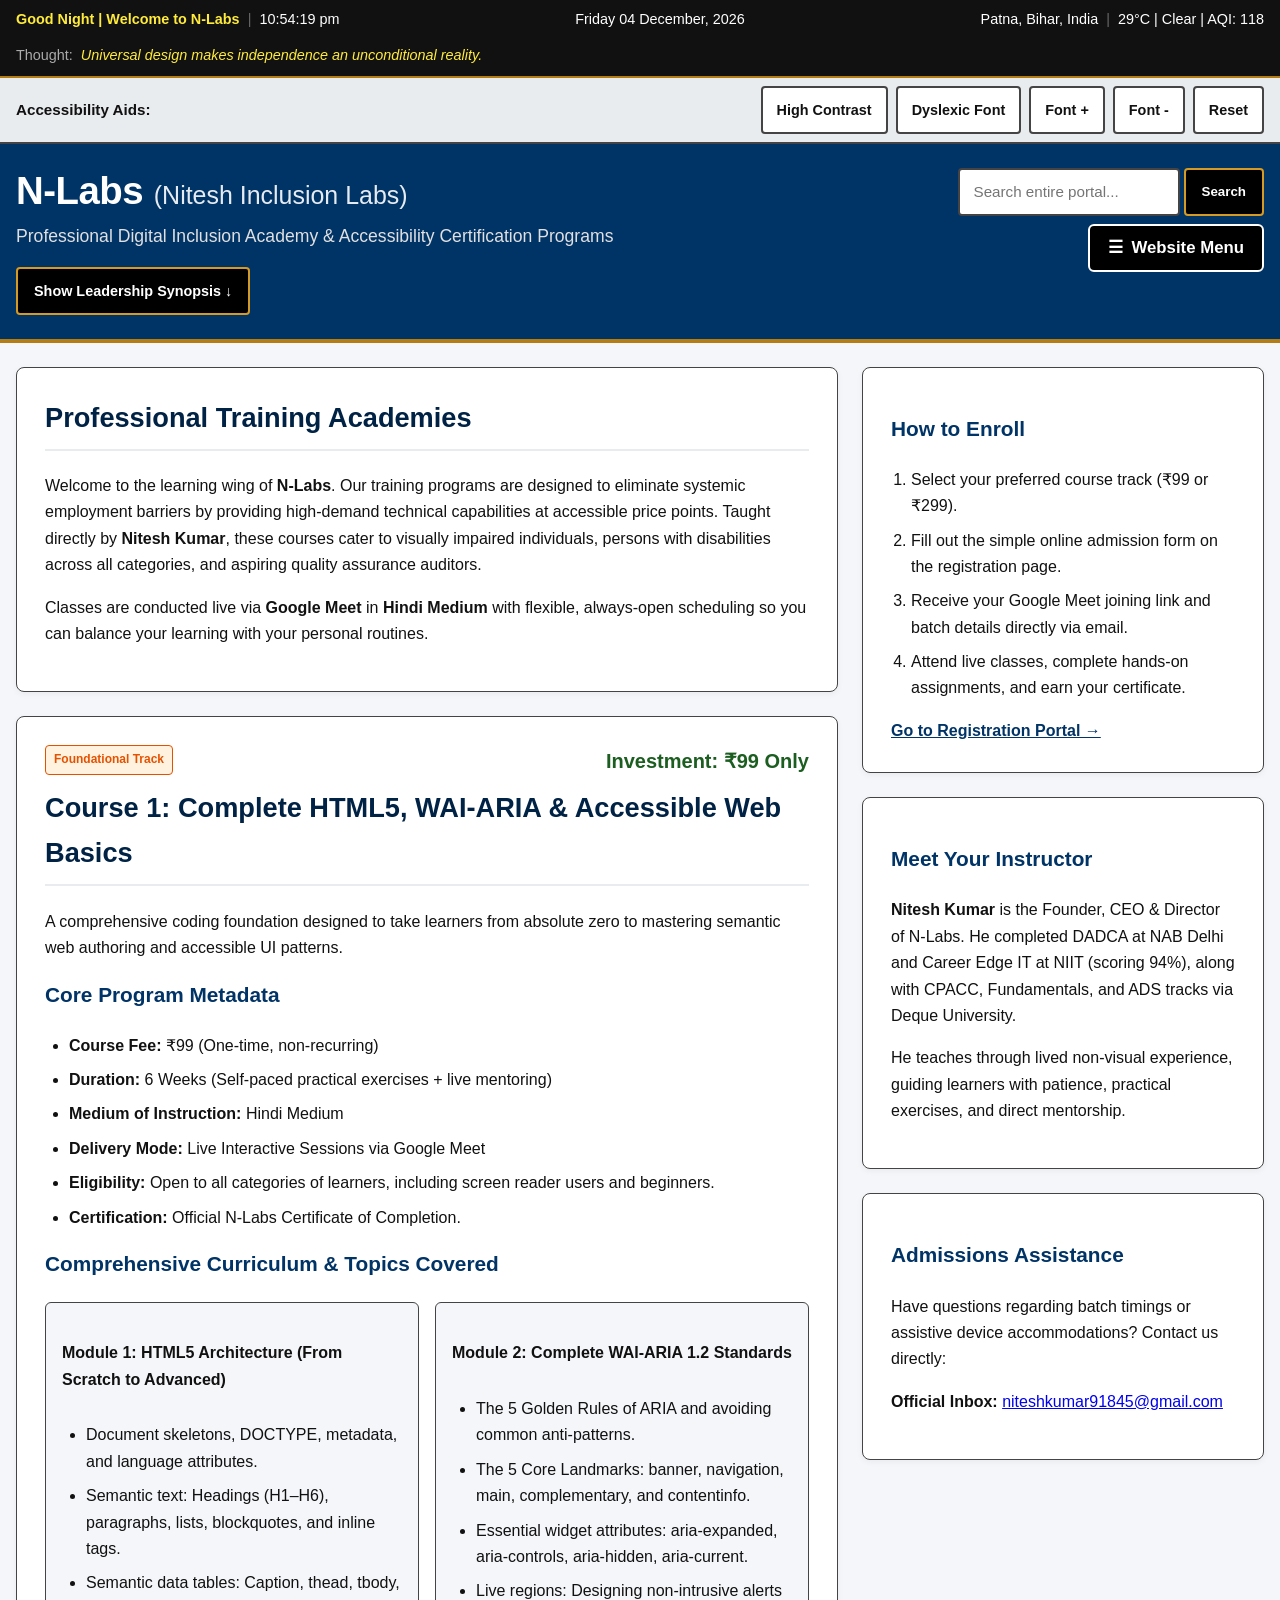
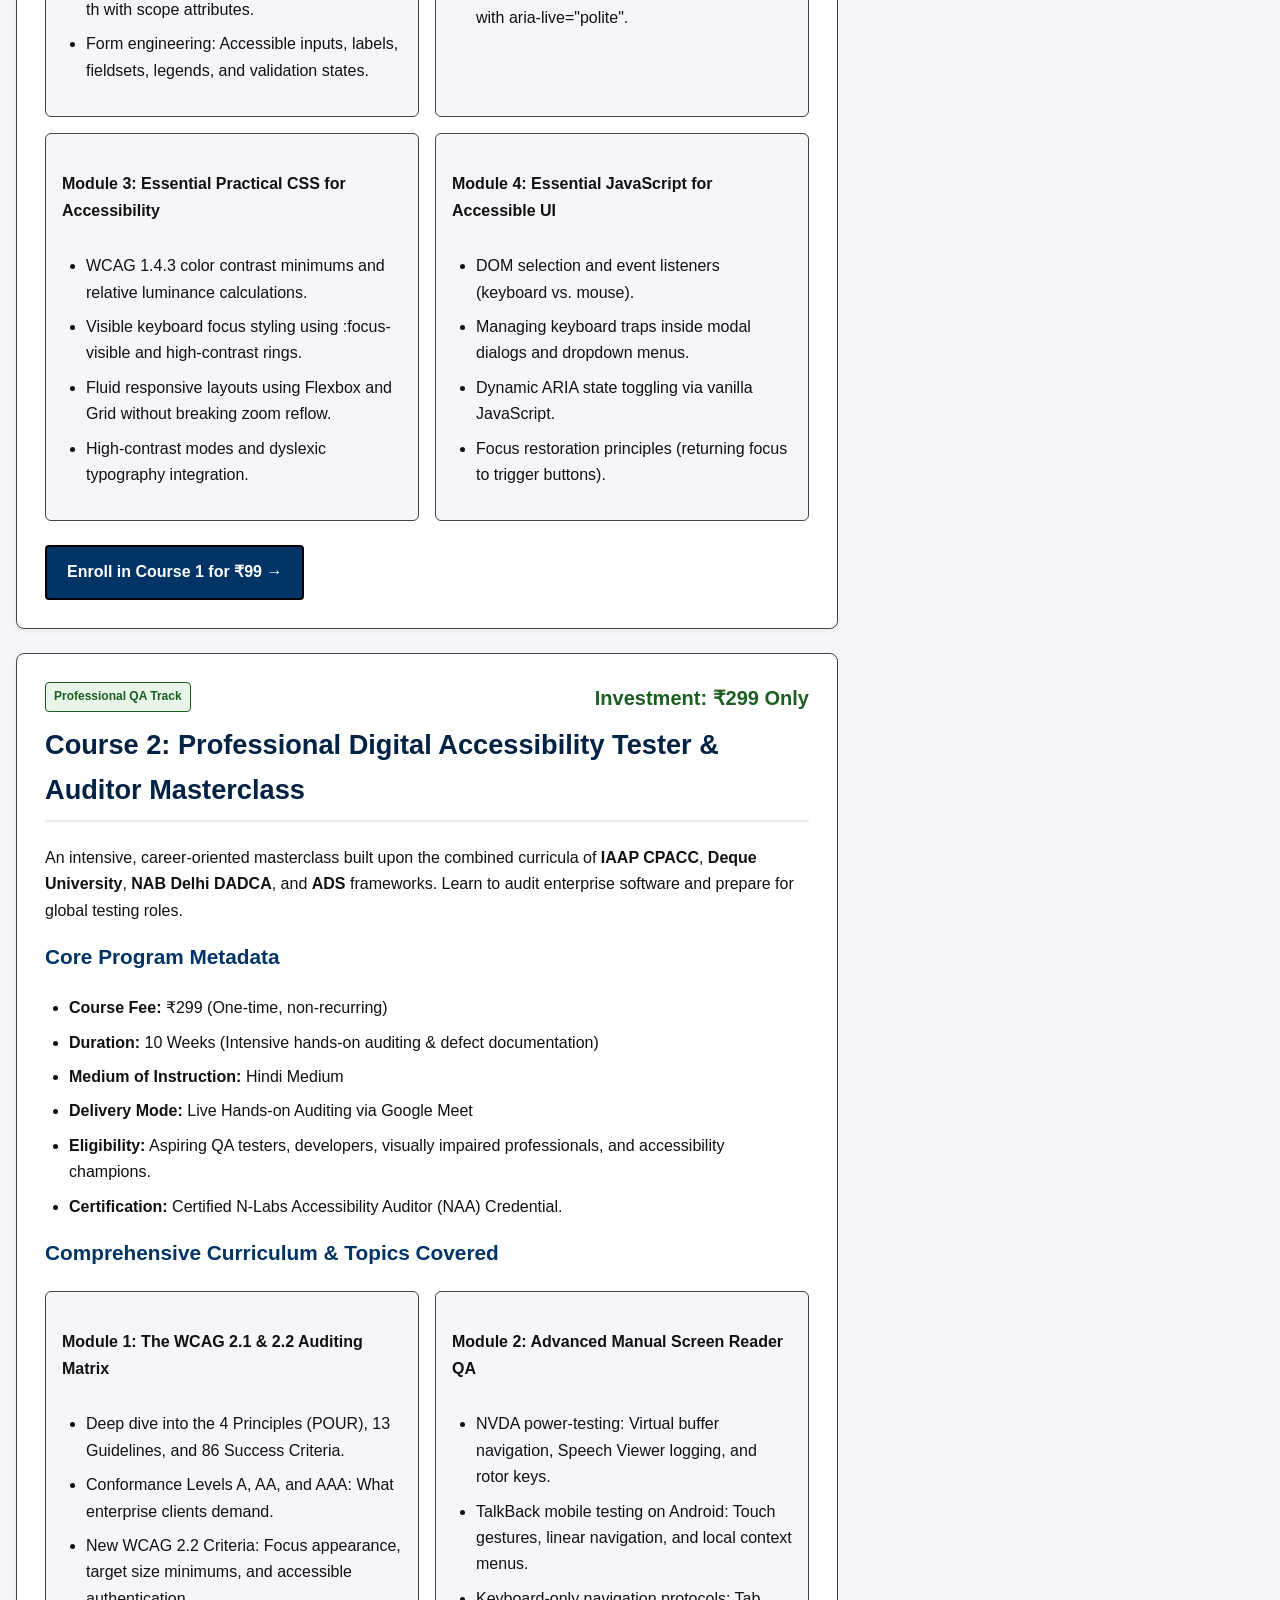
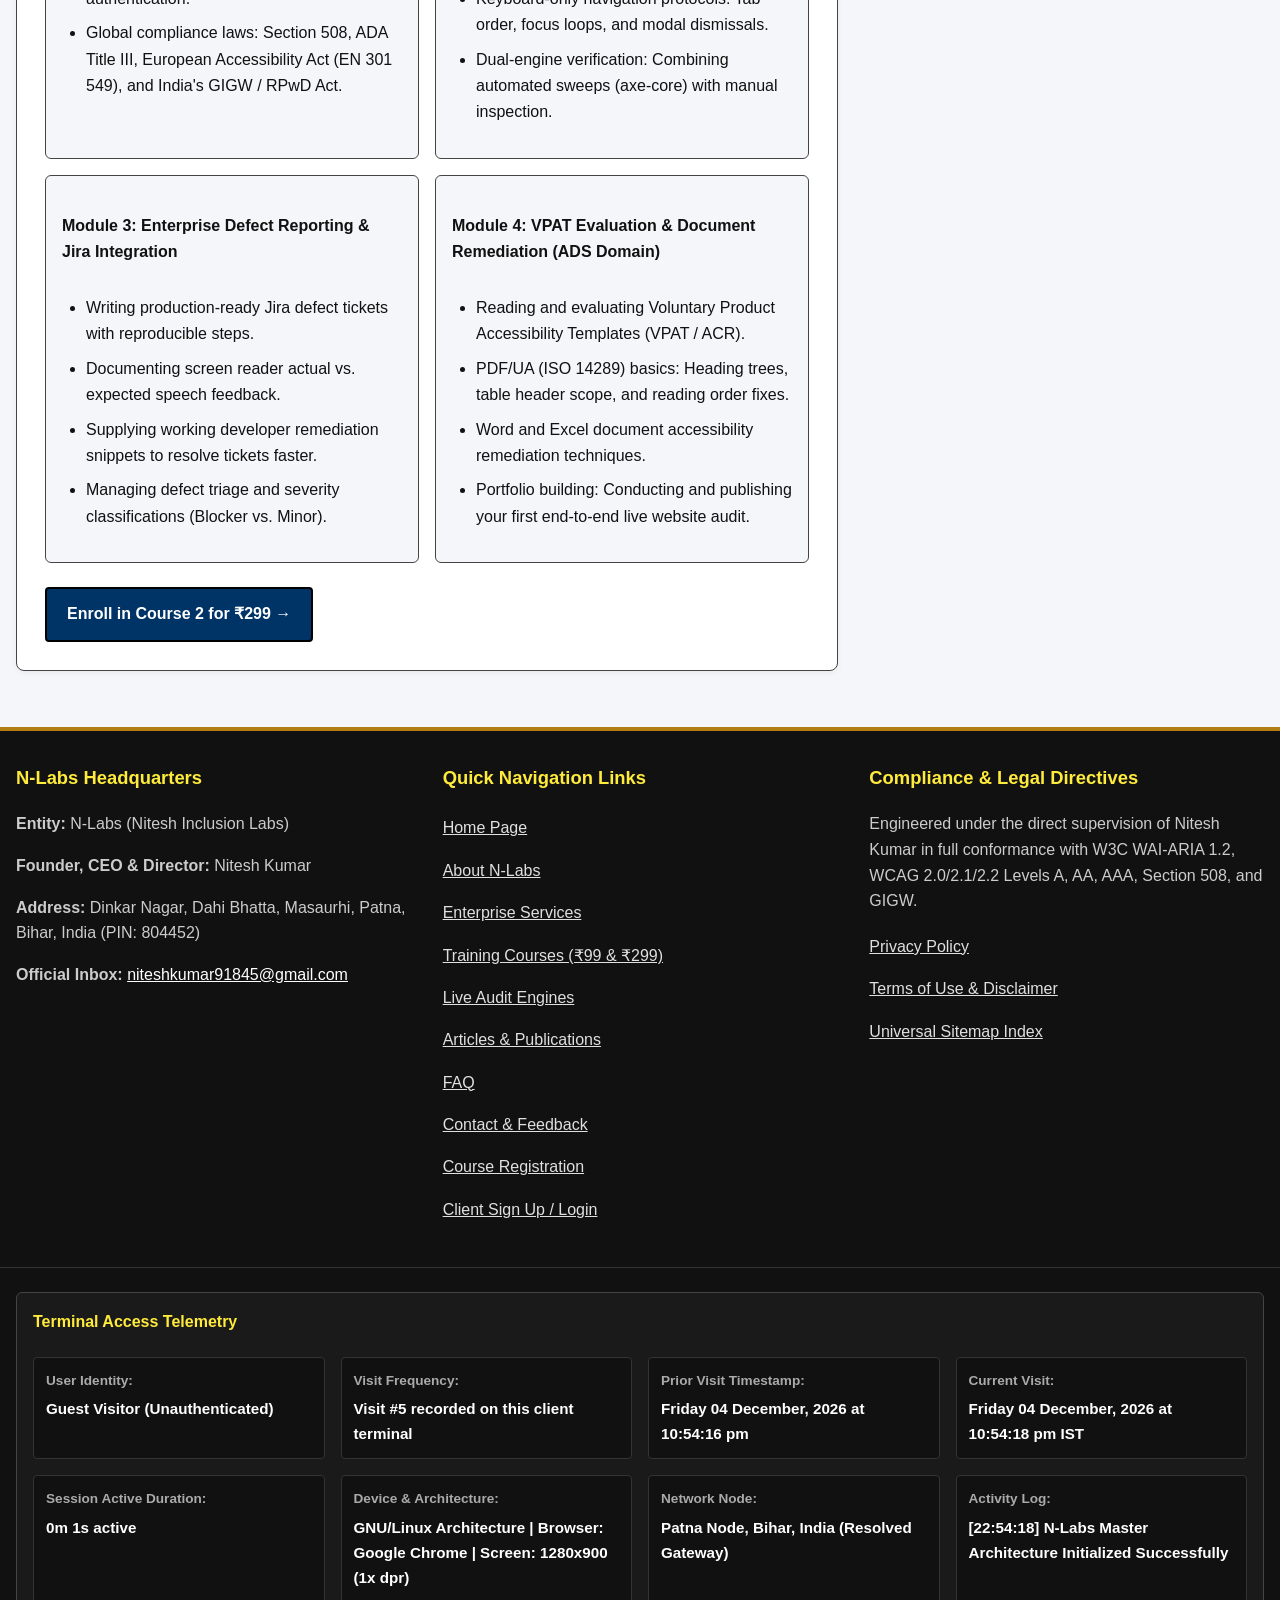
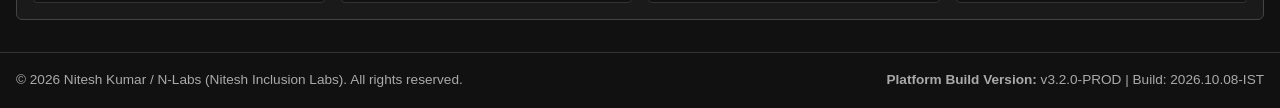
<file: courses.html>
<!DOCTYPE html>
<html lang="en" dir="ltr">
<head>
  <!-- =====================================================================
       ENTERPRISE METADATA & ACCESSIBILITY DIRECTIVES
       Entity: N-Labs (Nitesh Inclusion Labs)
       Directorate: Nitesh Kumar (Founder, CEO & Director)
       Compliance Standards: W3C WCAG 2.0/2.1/2.2 (Level AAA) & WAI-ARIA 1.2
       Page Scope: Professional Training Academies & Course Syllabi
       Timestamp: Thursday, October 8, 2026 - IST
       ===================================================================== -->
  <meta charset="UTF-8">
  <meta name="viewport" content="width=device-width, initial-scale=1.0">
  <title>Professional Courses | N-Labs (Nitesh Inclusion Labs) - Web & Accessibility Training</title>
  
  <meta name="description" content="Explore industry-oriented accessibility training courses taught in Hindi via Google Meet by Nitesh Kumar: Complete Web Development (₹99) and Digital Accessibility Tester Masterclass (₹299).">
  <meta name="keywords" content="Accessibility Courses, Web Development Course 99, Accessibility Auditor Masterclass 299, HTML5 ARIA Training, NVDA Testing Course, N-Labs Courses, Nitesh Kumar">
  <meta name="author" content="Nitesh Kumar">
  <meta name="robots" content="index, follow">

  <!-- External Unified Stylesheet -->
  <link rel="stylesheet" href="style.css">
</head>
<body>

  <!-- =====================================================================
       1. ACCESSIBLE SKIP LINKS (WCAG 2.4.1 BYPASS BLOCKS)
       ===================================================================== -->
  <nav class="skip-links-region" aria-label="Skip links">
    <a href="#main-content" class="skip-link">Skip to Main Content</a>
    <a href="#menu-toggle-btn" class="skip-link">Skip to Website Navigation</a>
    <a href="#footer-landmark" class="skip-link">Skip to Footer</a>
  </nav>

  <!-- =====================================================================
       2. TOP ENVIRONMENTAL TELEMETRY RIBBON
       ===================================================================== -->
  <div class="telemetry-ribbon" aria-label="Environmental live status">
    <div class="container ribbon-grid">
      <div class="ribbon-block">
        <span id="live-greeting" class="ribbon-highlight">Good Afternoon | Welcome to N-Labs</span>
        <span class="divider" aria-hidden="true">|</span>
        <span id="live-clock" tabindex="0">05:02:58 PM</span>
      </div>
      <div class="ribbon-block">
        <span id="live-date" tabindex="0">Thursday, 08 October 2026</span>
      </div>
      <div class="ribbon-block">
        <span id="live-location" tabindex="0">Patna, Bihar, India</span>
        <span class="divider" aria-hidden="true">|</span>
        <span id="live-weather" tabindex="0">29°C | Clear | AQI: 118</span>
      </div>
      <div class="ribbon-block ribbon-quote-box" aria-hidden="true">
        <span class="quote-title">Thought: </span>
        <span id="dynamic-quote" class="quote-text">Universal design makes independence an unconditional reality.</span>
      </div>
    </div>
  </div>

  <!-- =====================================================================
       3. CROSS-DISABILITY ACCESSIBILITY DISPLAY CONTROLS
       ===================================================================== -->
  <div class="a11y-toolbar-region">
    <div class="container a11y-toolbar-flex">
      <span class="toolbar-title" id="toolbar-heading">Accessibility Aids:</span>
      <div class="toolbar-buttons" role="group" aria-labelledby="toolbar-heading">
        <button type="button" id="btn-contrast" class="tool-btn" aria-pressed="false">High Contrast</button>
        <button type="button" id="btn-dyslexic" class="tool-btn" aria-pressed="false">Dyslexic Font</button>
        <button type="button" id="btn-text-inc" class="tool-btn" aria-label="Increase text size">Font +</button>
        <button type="button" id="btn-text-dec" class="tool-btn" aria-label="Decrease text size">Font -</button>
        <button type="button" id="btn-reset-pref" class="tool-btn" aria-label="Reset display preferences">Reset</button>
      </div>
    </div>
  </div>

  <!-- =====================================================================
       4. HEADER LANDMARK (ROLE="BANNER")
       ===================================================================== -->
  <header role="banner" class="site-header">
    <div class="container header-flex">
      
      <!-- Brand & Leadership Summary -->
      <div class="branding-group">
        <h1 id="site-heading">
          <span class="brand-title">N-Labs</span> 
          <span class="brand-subtitle">(Nitesh Inclusion Labs)</span>
        </h1>
        <p class="brand-tagline">Professional Digital Inclusion Academy & Accessibility Certification Programs</p>
        
        <button type="button" id="btn-profile-drawer" class="btn-drawer-toggle" aria-expanded="false" aria-controls="founder-profile-drawer">
          <span id="drawer-toggle-text">Show Leadership Synopsis &darr;</span>
        </button>

        <div id="founder-profile-drawer" class="profile-drawer-content" hidden>
          <div class="drawer-card">
            <h3>Leadership & Identity Profile</h3>
            <p><strong>Founder, CEO & Director:</strong> Nitesh Kumar</p>
            <p><strong>Course Delivery Philosophy:</strong> 100% Visually Impaired, daily native screen reader user (NVDA, TalkBack, JAWS). All courses are taught through practical lived experience in Hindi via Google Meet, ensuring zero technical gatekeeping.</p>
            <p><strong>Credentials:</strong> NAB Delhi DADCA, NIIT Career Edge IT (94%), Deque IAAP CPACC Track, Web Accessibility Fundamentals, and Accessible Document Specialist (ADS).</p>
            <p><strong>Base:</strong> Dinkar Nagar, Dahi Bhatta, Masaurhi, Patna, Bihar, India (PIN: 804452).</p>
            <p><a href="about.html" class="btn-link">Read Full Founder Journey on About Page &rarr;</a></p>
          </div>
        </div>
      </div>

      <!-- Navigation & Header Search -->
      <div class="header-menu-container">
        
        <form id="universal-search" role="search" aria-label="Universal Site Search" class="universal-search-form" onsubmit="event.preventDefault(); window.executeGlobalSearch();">
          <label for="search-input" class="sr-only">Search all pages, courses, tools, and articles:</label>
          <div class="search-input-group">
            <input type="search" id="search-input" name="q" placeholder="Search entire portal..." required autocomplete="off">
            <button type="submit" class="btn-search-submit">Search</button>
          </div>
        </form>

        <button type="button" id="menu-toggle-btn" class="btn-menu-toggle" aria-expanded="false" aria-controls="global-dropdown-menu" aria-label="Open Website Main Navigation Menu">
          <span class="menu-icon" aria-hidden="true">&#9776;</span>
          <span class="menu-text">Website Menu</span>
        </button>

        <nav id="global-dropdown-menu" class="dropdown-menu-list" role="navigation" aria-label="Universal Site Pages" hidden>
          <ul class="menu-items">
            <li><a href="index.html" class="menu-link">1. Home Page</a></li>
            <li><a href="about.html" class="menu-link">2. About N-Labs (Story, Vision, Mission)</a></li>
            <li><a href="services.html" class="menu-link">3. Core Enterprise Services</a></li>
            <li><a href="courses.html" class="menu-link current-page" aria-current="page">4. Professional Courses (₹99 & ₹299 Batches)</a></li>
            <li><a href="tools.html" class="menu-link">5. Audit Engines & Tools</a></li>
            <li><a href="articles.html" class="menu-link">6. Articles & Publications</a></li>
            <li><a href="faq.html" class="menu-link">7. Frequently Asked Questions (FAQ)</a></li>
            <li><a href="contact.html" class="menu-link">8. Contact, Inquiries & Feedback</a></li>
            <li><a href="register.html" class="menu-link">9. Course Registration Portal</a></li>
            <li><a href="auth.html" class="menu-link">10. Client Portal Access (Sign Up / Login)</a></li>
            <li><a href="privacy.html" class="menu-link">11. Privacy Policy</a></li>
            <li><a href="terms.html" class="menu-link">12. Terms of Use & Disclaimer</a></li>
            <li><a href="sitemap.html" class="menu-link">13. Universal Sitemap Index</a></li>
          </ul>
        </nav>
      </div>

    </div>
  </header>

  <!-- =====================================================================
       5. MAIN PAGE LAYOUT: TWO-COLUMN ENTERPRISE GRID
       ===================================================================== -->
  <div class="container page-layout">

    <!-- ===================================================================
         MAIN LANDMARK (ROLE="MAIN")
         Contains: Academy Overview, Detailed Course 1, and Detailed Course 2.
         =================================================================== -->
    <main id="main-content" role="main" tabindex="-1">

      <section class="card">
        <h2>Professional Training Academies</h2>
        <p>
          Welcome to the learning wing of <strong>N-Labs</strong>. Our training programs are designed to eliminate systemic employment barriers 
          by providing high-demand technical capabilities at accessible price points. Taught directly by <strong>Nitesh Kumar</strong>, 
          these courses cater to visually impaired individuals, persons with disabilities across all categories, and aspiring quality assurance auditors.
        </p>
        <p>
          Classes are conducted live via <strong>Google Meet</strong> in <strong>Hindi Medium</strong> with flexible, always-open scheduling 
          so you can balance your learning with your personal routines.
        </p>
      </section>

      <!-- COURSE 1 DETAILED BREAKDOWN -->
      <section id="course-web-dev" class="card">
        <div class="section-header-row">
          <span class="badge badge-course">Foundational Track</span>
          <span class="price-highlight">Investment: ₹99 Only</span>
        </div>
        <h2>Course 1: Complete HTML5, WAI-ARIA & Accessible Web Basics</h2>
        <p>
          A comprehensive coding foundation designed to take learners from absolute zero to mastering semantic web authoring and accessible UI patterns.
        </p>

        <h3>Core Program Metadata</h3>
        <ul class="clean-bullet-list">
          <li><strong>Course Fee:</strong> ₹99 (One-time, non-recurring)</li>
          <li><strong>Duration:</strong> 6 Weeks (Self-paced practical exercises + live mentoring)</li>
          <li><strong>Medium of Instruction:</strong> Hindi Medium</li>
          <li><strong>Delivery Mode:</strong> Live Interactive Sessions via Google Meet</li>
          <li><strong>Eligibility:</strong> Open to all categories of learners, including screen reader users and beginners.</li>
          <li><strong>Certification:</strong> Official N-Labs Certificate of Completion.</li>
        </ul>

        <h3>Comprehensive Curriculum & Topics Covered</h3>
        <div class="feed-grid">
          
          <div class="feed-item-card">
            <h4>Module 1: HTML5 Architecture (From Scratch to Advanced)</h4>
            <ul class="clean-bullet-list">
              <li>Document skeletons, DOCTYPE, metadata, and language attributes.</li>
              <li>Semantic text: Headings (H1–H6), paragraphs, lists, blockquotes, and inline tags.</li>
              <li>Semantic data tables: Caption, thead, tbody, th with scope attributes.</li>
              <li>Form engineering: Accessible inputs, labels, fieldsets, legends, and validation states.</li>
            </ul>
          </div>

          <div class="feed-item-card">
            <h4>Module 2: Complete WAI-ARIA 1.2 Standards</h4>
            <ul class="clean-bullet-list">
              <li>The 5 Golden Rules of ARIA and avoiding common anti-patterns.</li>
              <li>The 5 Core Landmarks: banner, navigation, main, complementary, and contentinfo.</li>
              <li>Essential widget attributes: aria-expanded, aria-controls, aria-hidden, aria-current.</li>
              <li>Live regions: Designing non-intrusive alerts with aria-live="polite".</li>
            </ul>
          </div>

          <div class="feed-item-card">
            <h4>Module 3: Essential Practical CSS for Accessibility</h4>
            <ul class="clean-bullet-list">
              <li>WCAG 1.4.3 color contrast minimums and relative luminance calculations.</li>
              <li>Visible keyboard focus styling using :focus-visible and high-contrast rings.</li>
              <li>Fluid responsive layouts using Flexbox and Grid without breaking zoom reflow.</li>
              <li>High-contrast modes and dyslexic typography integration.</li>
            </ul>
          </div>

          <div class="feed-item-card">
            <h4>Module 4: Essential JavaScript for Accessible UI</h4>
            <ul class="clean-bullet-list">
              <li>DOM selection and event listeners (keyboard vs. mouse).</li>
              <li>Managing keyboard traps inside modal dialogs and dropdown menus.</li>
              <li>Dynamic ARIA state toggling via vanilla JavaScript.</li>
              <li>Focus restoration principles (returning focus to trigger buttons).</li>
            </ul>
          </div>

        </div>

        <div class="auth-quick-actions" style="margin-top: 24px;">
          <a href="register.html?course=course-1-web-dev" class="btn-primary-action" style="border: 2px solid #000;">Enroll in Course 1 for ₹99 &rarr;</a>
        </div>
      </section>

      <!-- COURSE 2 DETAILED BREAKDOWN -->
      <section id="course-a11y-auditor" class="card">
        <div class="section-header-row">
          <span class="badge badge-tool">Professional QA Track</span>
          <span class="price-highlight">Investment: ₹299 Only</span>
        </div>
        <h2>Course 2: Professional Digital Accessibility Tester & Auditor Masterclass</h2>
        <p>
          An intensive, career-oriented masterclass built upon the combined curricula of <strong>IAAP CPACC</strong>, <strong>Deque University</strong>, 
          <strong>NAB Delhi DADCA</strong>, and <strong>ADS</strong> frameworks. Learn to audit enterprise software and prepare for global testing roles.
        </p>

        <h3>Core Program Metadata</h3>
        <ul class="clean-bullet-list">
          <li><strong>Course Fee:</strong> ₹299 (One-time, non-recurring)</li>
          <li><strong>Duration:</strong> 10 Weeks (Intensive hands-on auditing & defect documentation)</li>
          <li><strong>Medium of Instruction:</strong> Hindi Medium</li>
          <li><strong>Delivery Mode:</strong> Live Hands-on Auditing via Google Meet</li>
          <li><strong>Eligibility:</strong> Aspiring QA testers, developers, visually impaired professionals, and accessibility champions.</li>
          <li><strong>Certification:</strong> Certified N-Labs Accessibility Auditor (NAA) Credential.</li>
        </ul>

        <h3>Comprehensive Curriculum & Topics Covered</h3>
        <div class="feed-grid">
          
          <div class="feed-item-card">
            <h4>Module 1: The WCAG 2.1 & 2.2 Auditing Matrix</h4>
            <ul class="clean-bullet-list">
              <li>Deep dive into the 4 Principles (POUR), 13 Guidelines, and 86 Success Criteria.</li>
              <li>Conformance Levels A, AA, and AAA: What enterprise clients demand.</li>
              <li>New WCAG 2.2 Criteria: Focus appearance, target size minimums, and accessible authentication.</li>
              <li>Global compliance laws: Section 508, ADA Title III, European Accessibility Act (EN 301 549), and India's GIGW / RPwD Act.</li>
            </ul>
          </div>

          <div class="feed-item-card">
            <h4>Module 2: Advanced Manual Screen Reader QA</h4>
            <ul class="clean-bullet-list">
              <li>NVDA power-testing: Virtual buffer navigation, Speech Viewer logging, and rotor keys.</li>
              <li>TalkBack mobile testing on Android: Touch gestures, linear navigation, and local context menus.</li>
              <li>Keyboard-only navigation protocols: Tab order, focus loops, and modal dismissals.</li>
              <li>Dual-engine verification: Combining automated sweeps (axe-core) with manual inspection.</li>
            </ul>
          </div>

          <div class="feed-item-card">
            <h4>Module 3: Enterprise Defect Reporting & Jira Integration</h4>
            <ul class="clean-bullet-list">
              <li>Writing production-ready Jira defect tickets with reproducible steps.</li>
              <li>Documenting screen reader actual vs. expected speech feedback.</li>
              <li>Supplying working developer remediation snippets to resolve tickets faster.</li>
              <li>Managing defect triage and severity classifications (Blocker vs. Minor).</li>
            </ul>
          </div>

          <div class="feed-item-card">
            <h4>Module 4: VPAT Evaluation & Document Remediation (ADS Domain)</h4>
            <ul class="clean-bullet-list">
              <li>Reading and evaluating Voluntary Product Accessibility Templates (VPAT / ACR).</li>
              <li>PDF/UA (ISO 14289) basics: Heading trees, table header scope, and reading order fixes.</li>
              <li>Word and Excel document accessibility remediation techniques.</li>
              <li>Portfolio building: Conducting and publishing your first end-to-end live website audit.</li>
            </ul>
          </div>

        </div>

        <div class="auth-quick-actions" style="margin-top: 24px;">
          <a href="register.html?course=course-2-auditor-qa" class="btn-primary-action" style="border: 2px solid #000;">Enroll in Course 2 for ₹299 &rarr;</a>
        </div>
      </section>

      <!-- Dynamic Search Results Display Container -->
      <section id="search-results-panel" class="card" style="display:none;">
        <h2>Universal Site Search Results</h2>
        <div id="search-results-container" role="region" aria-live="polite"></div>
        <button type="button" class="btn-search-close" onclick="document.getElementById('search-results-panel').style.display='none';">Close Search Results</button>
      </section>

    </main>
    <!-- END MAIN LANDMARK -->

    <!-- ===================================================================
         COMPLEMENTARY LANDMARK (ROLE="COMPLEMENTARY")
         Supporting sidebar content: Admissions checklist, instructor credentials.
         =================================================================== -->
    <aside id="complementary-section" role="complementary" aria-label="Course Admissions Information">
      
      <!-- Box 1: Enrollment Steps -->
      <section class="card">
        <h3>How to Enroll</h3>
        <ol class="clean-bullet-list" style="padding-left: 20px;">
          <li>Select your preferred course track (₹99 or ₹299).</li>
          <li>Fill out the simple online admission form on the registration page.</li>
          <li>Receive your Google Meet joining link and batch details directly via email.</li>
          <li>Attend live classes, complete hands-on assignments, and earn your certificate.</li>
        </ol>
        <a href="register.html" class="btn-read-more">Go to Registration Portal &rarr;</a>
      </section>

      <!-- Box 2: Instructor Profile -->
      <section class="card">
        <h3>Meet Your Instructor</h3>
        <p><strong>Nitesh Kumar</strong> is the Founder, CEO & Director of N-Labs. He completed DADCA at NAB Delhi and Career Edge IT at NIIT (scoring 94%), along with CPACC, Fundamentals, and ADS tracks via Deque University.</p>
        <p>He teaches through lived non-visual experience, guiding learners with patience, practical exercises, and direct mentorship.</p>
      </section>

      <!-- Box 3: Questions & Support -->
      <section class="card">
        <h3>Admissions Assistance</h3>
        <p>Have questions regarding batch timings or assistive device accommodations? Contact us directly:</p>
        <p><strong>Official Inbox:</strong> <a href="mailto:niteshkumar91845@gmail.com">niteshkumar91845@gmail.com</a></p>
      </section>

    </aside>
    <!-- END COMPLEMENTARY LANDMARK -->

  </div>
  <!-- END TWO-COLUMN CONTAINER -->

  <!-- FLOATING GO TO TOP BUTTON -->
  <button type="button" class="btn-floating-top" id="btn-go-top" aria-label="Return directly to top of page">
    &uarr; Top
  </button>

  <!-- =====================================================================
       6. FOOTER LANDMARK (ROLE="CONTENTINFO")
       ===================================================================== -->
  <footer id="footer-landmark" role="contentinfo" tabindex="-1">
    
    <div class="container footer-content-grid">
      
      <div class="footer-col">
        <h3>N-Labs Headquarters</h3>
        <p><strong>Entity:</strong> N-Labs (Nitesh Inclusion Labs)</p>
        <p><strong>Founder, CEO & Director:</strong> Nitesh Kumar</p>
        <p><strong>Address:</strong> Dinkar Nagar, Dahi Bhatta, Masaurhi, Patna, Bihar, India (PIN: 804452)</p>
        <p><strong>Official Inbox:</strong> <a href="mailto:niteshkumar91845@gmail.com">niteshkumar91845@gmail.com</a></p>
      </div>

      <div class="footer-col">
        <h3>Quick Navigation Links</h3>
        <ul class="footer-links-list">
          <li><a href="index.html">Home Page</a></li>
          <li><a href="about.html">About N-Labs</a></li>
          <li><a href="services.html">Enterprise Services</a></li>
          <li><a href="courses.html">Training Courses (₹99 & ₹299)</a></li>
          <li><a href="tools.html">Live Audit Engines</a></li>
          <li><a href="articles.html">Articles & Publications</a></li>
          <li><a href="faq.html">FAQ</a></li>
          <li><a href="contact.html">Contact & Feedback</a></li>
          <li><a href="register.html">Course Registration</a></li>
          <li><a href="auth.html">Client Sign Up / Login</a></li>
        </ul>
      </div>

      <div class="footer-col">
        <h3>Compliance & Legal Directives</h3>
        <p>Engineered under the direct supervision of Nitesh Kumar in full conformance with W3C WAI-ARIA 1.2, WCAG 2.0/2.1/2.2 Levels A, AA, AAA, Section 508, and GIGW.</p>
        <ul class="footer-links-list">
          <li><a href="privacy.html">Privacy Policy</a></li>
          <li><a href="terms.html">Terms of Use & Disclaimer</a></li>
          <li><a href="sitemap.html">Universal Sitemap Index</a></li>
        </ul>
      </div>

    </div>

    <!-- Integrated Real-Time Access Telemetry -->
    <div class="container footer-telemetry-container">
      <div class="footer-telemetry-box">
        <h4>Terminal Access Telemetry</h4>
        <dl class="analytics-data-grid">
          <div class="data-item">
            <dt><strong>User Identity:</strong></dt>
            <dd id="telemetry-username">Guest Visitor (Unauthenticated)</dd>
          </div>
          <div class="data-item">
            <dt><strong>Visit Frequency:</strong></dt>
            <dd id="telemetry-visit-count">Calculating access frequency...</dd>
          </div>
          <div class="data-item">
            <dt><strong>Prior Visit Timestamp:</strong></dt>
            <dd id="telemetry-prior-date">Checking prior records...</dd>
          </div>
          <div class="data-item">
            <dt><strong>Current Visit:</strong></dt>
            <dd id="telemetry-current-date">Thursday, October 8, 2026 - IST</dd>
          </div>
          <div class="data-item">
            <dt><strong>Session Active Duration:</strong></dt>
            <dd id="telemetry-session-duration">0m 0s</dd>
          </div>
          <div class="data-item">
            <dt><strong>Device & Architecture:</strong></dt>
            <dd id="telemetry-device">Detecting client platform...</dd>
          </div>
          <div class="data-item">
            <dt><strong>Network Node:</strong></dt>
            <dd id="telemetry-location">Patna Node, Bihar, India (Resolved)</dd>
          </div>
          <div class="data-item">
            <dt><strong>Activity Log:</strong></dt>
            <dd id="telemetry-activity-log">Courses Page Initialized</dd>
          </div>
        </dl>
      </div>
    </div>

    <!-- Copyright & Version Stamp -->
    <div class="footer-bottom-bar">
      <div class="container footer-bottom-flex">
        <p class="copyright-text">&copy; 2026 Nitesh Kumar / N-Labs (Nitesh Inclusion Labs). All rights reserved.</p>
        <p class="version-stamp"><strong>Platform Build Version:</strong> v3.2.0-PROD | Build: 2026.10.08-IST</p>
      </div>
    </div>
  </footer>

  <!-- External Unified Logic Script -->
  <script src="script.js" defer></script>
</body>
</html>
</file>
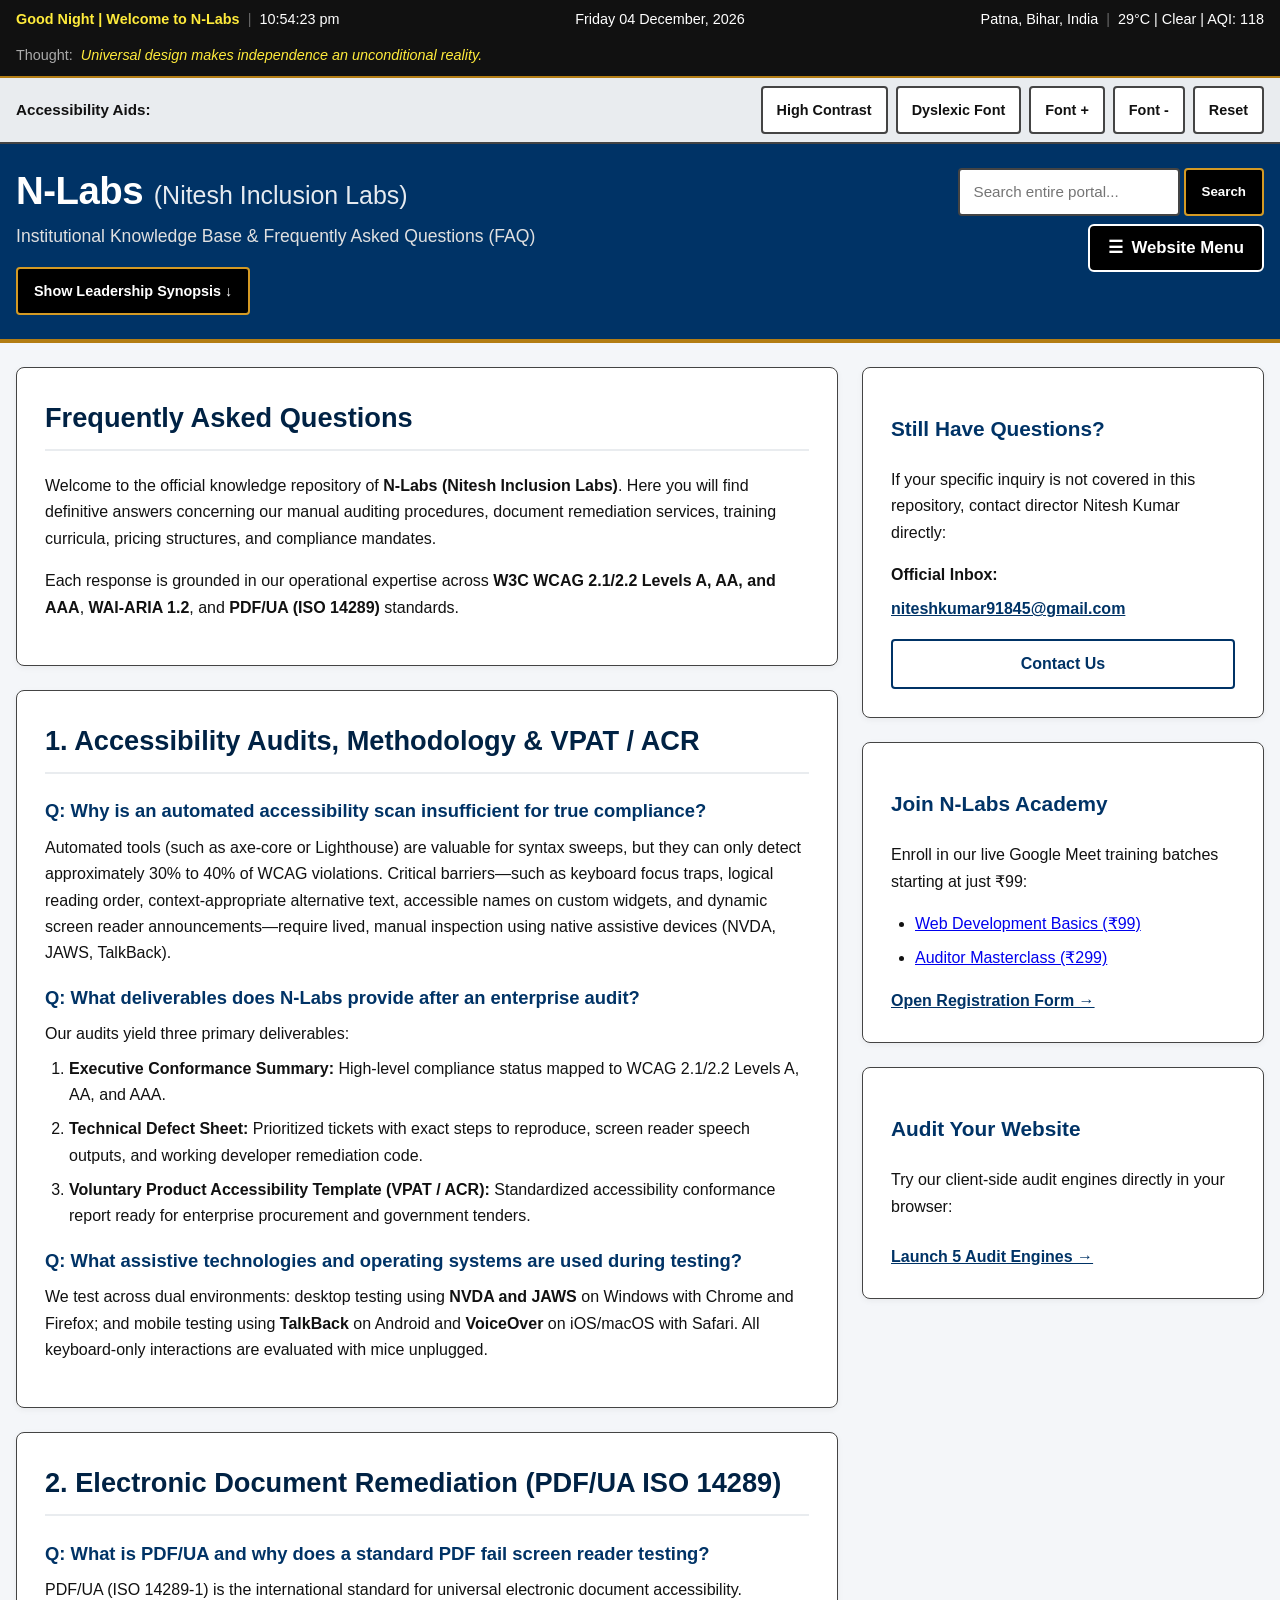
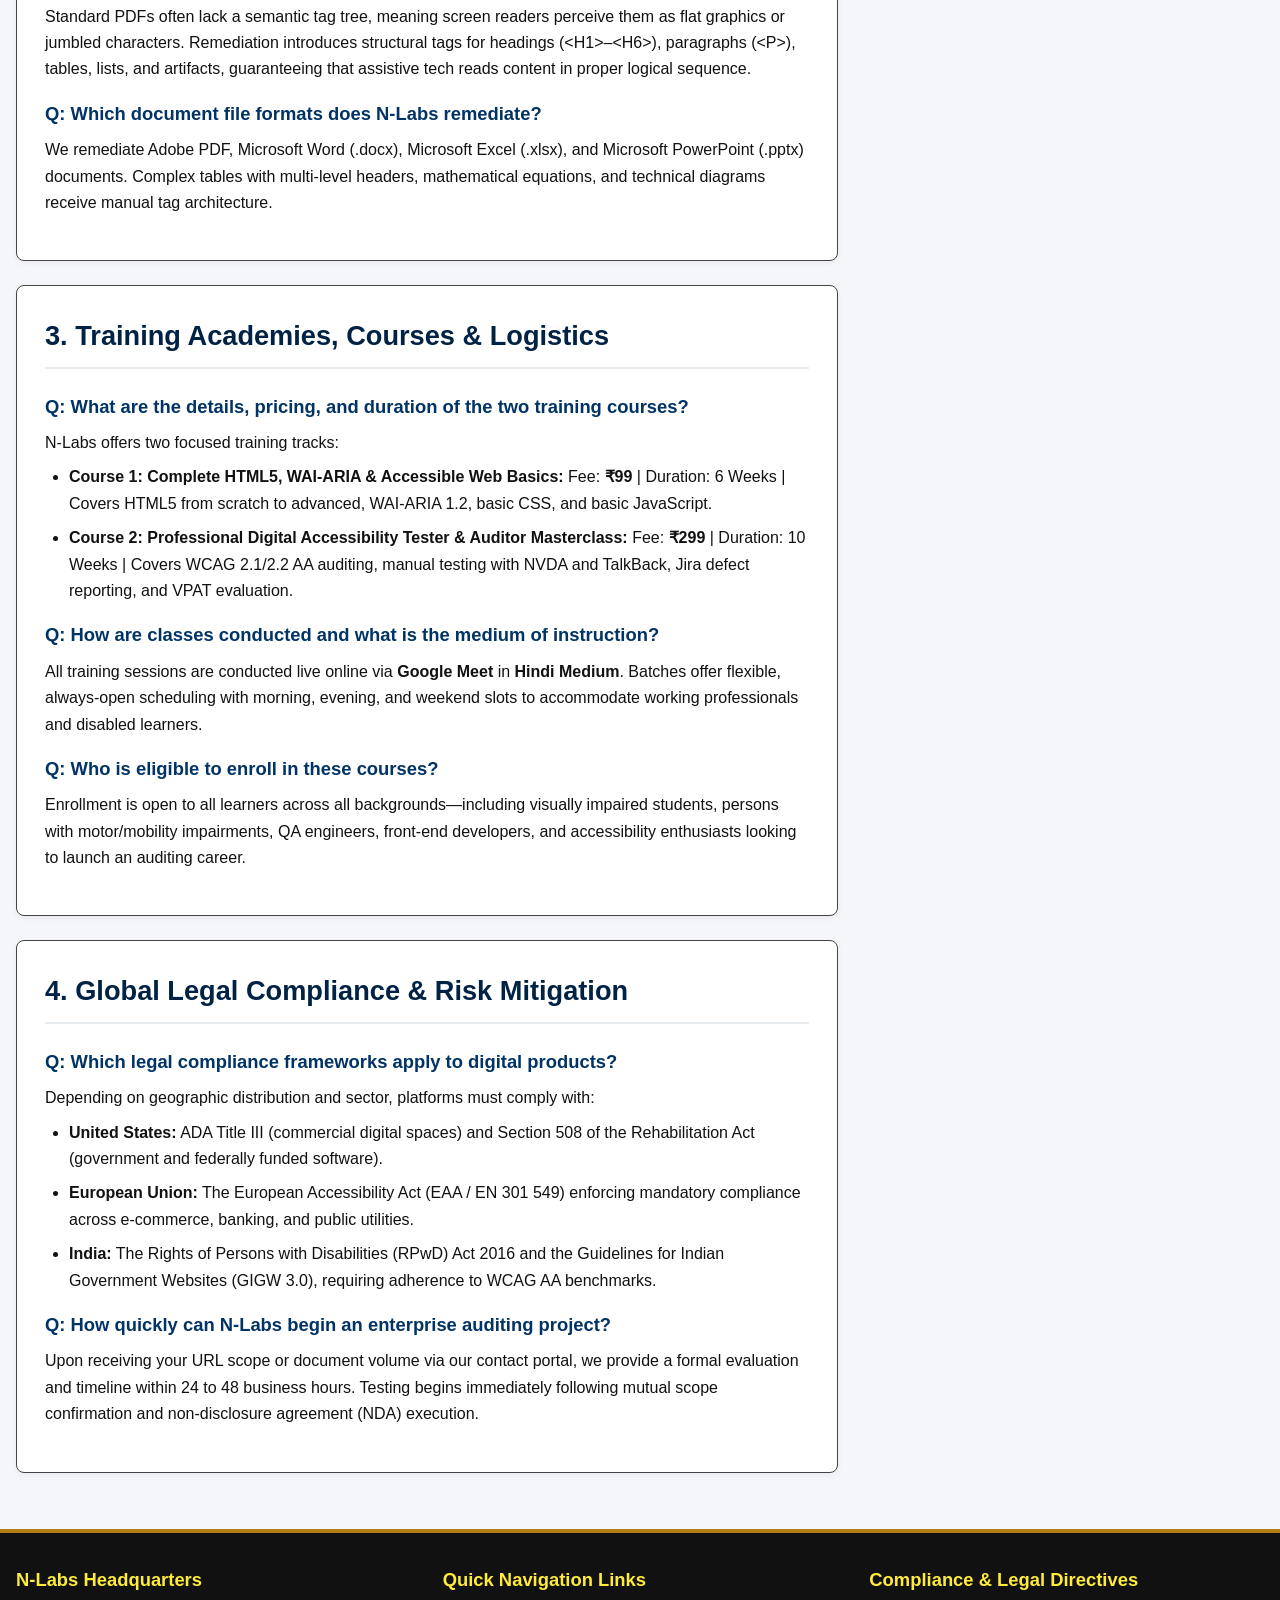
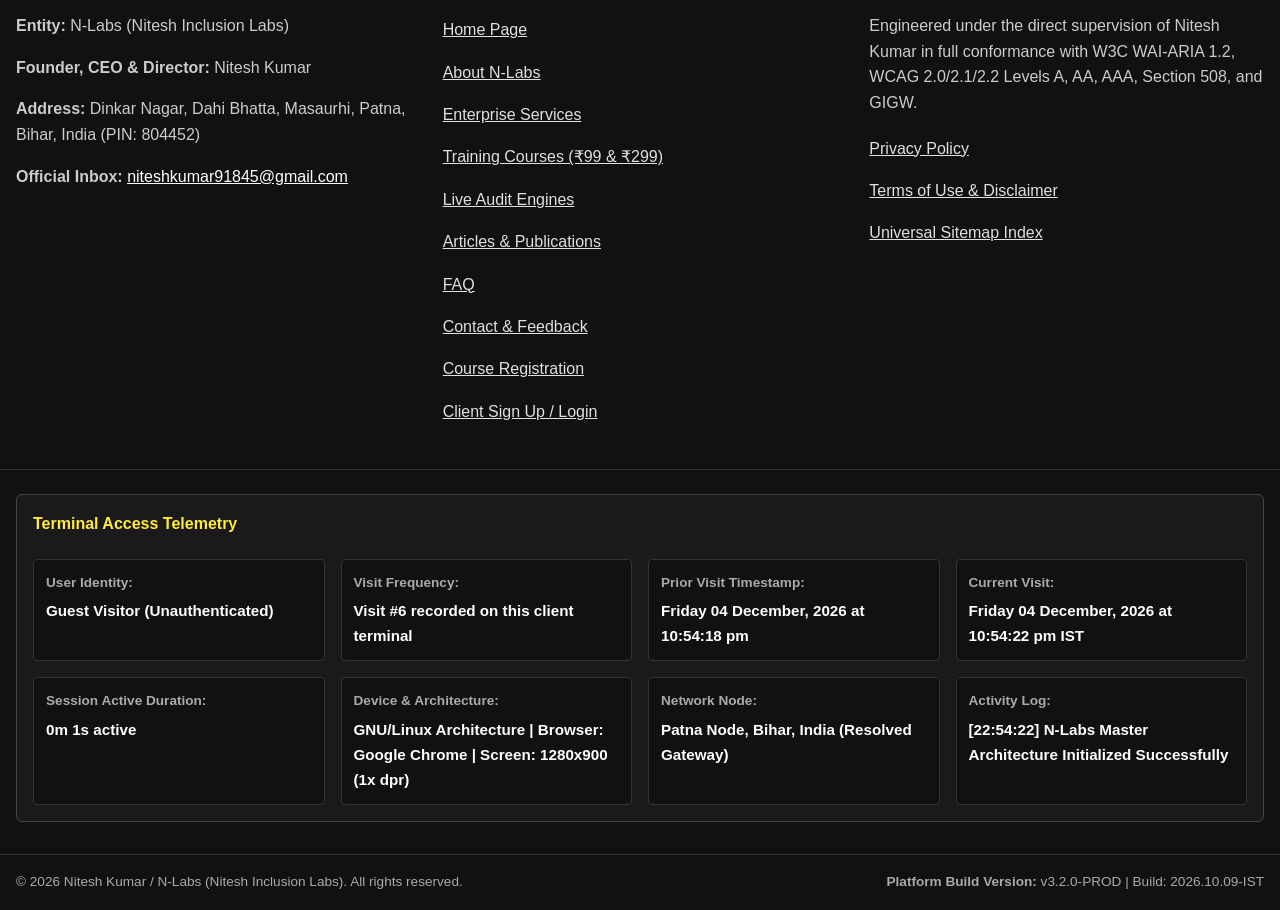
<file: faq.html>
<!DOCTYPE html>
<html lang="en" dir="ltr">
<head>
  <!-- =====================================================================
       ENTERPRISE METADATA & ACCESSIBILITY DIRECTIVES
       Entity: N-Labs (Nitesh Inclusion Labs)
       Directorate: Nitesh Kumar (Founder, CEO & Director)
       Compliance Standards: W3C WCAG 2.0/2.1/2.2 (Level AAA) & WAI-ARIA 1.2
       Page Scope: Dedicated Frequently Asked Questions (FAQ) Knowledge Base
       Timestamp: Friday, October 9, 2026 - IST
       ===================================================================== -->
  <meta charset="UTF-8">
  <meta name="viewport" content="width=device-width, initial-scale=1.0">
  <title>Frequently Asked Questions (FAQ) | N-Labs (Nitesh Inclusion Labs)</title>
  
  <meta name="description" content="Frequently Asked Questions about N-Labs: Enterprise accessibility auditing, PDF/UA document remediation, VPAT reports, course admissions (₹99 & ₹299), and global WCAG compliance laws.">
  <meta name="keywords" content="Accessibility FAQ, WCAG Auditing Questions, PDF Remediation FAQ, Accessibility Training FAQ, VPAT ACR Details, N-Labs FAQ, Nitesh Kumar">
  <meta name="author" content="Nitesh Kumar">
  <meta name="robots" content="index, follow">

  <!-- External Unified Stylesheet -->
  <link rel="stylesheet" href="style.css">
</head>
<body>

  <!-- =====================================================================
       1. ACCESSIBLE SKIP LINKS (WCAG 2.4.1 BYPASS BLOCKS)
       ===================================================================== -->
  <nav class="skip-links-region" aria-label="Skip links">
    <a href="#main-content" class="skip-link">Skip to Main Content</a>
    <a href="#menu-toggle-btn" class="skip-link">Skip to Website Navigation</a>
    <a href="#footer-landmark" class="skip-link">Skip to Footer</a>
  </nav>

  <!-- =====================================================================
       2. TOP ENVIRONMENTAL TELEMETRY RIBBON
       ===================================================================== -->
  <div class="telemetry-ribbon" aria-label="Environmental live status">
    <div class="container ribbon-grid">
      <div class="ribbon-block">
        <span id="live-greeting" class="ribbon-highlight">Good Afternoon | Welcome to N-Labs</span>
        <span class="divider" aria-hidden="true">|</span>
        <span id="live-clock" tabindex="0">02:40:48 PM</span>
      </div>
      <div class="ribbon-block">
        <span id="live-date" tabindex="0">Friday, 09 October 2026</span>
      </div>
      <div class="ribbon-block">
        <span id="live-location" tabindex="0">Patna, Bihar, India</span>
        <span class="divider" aria-hidden="true">|</span>
        <span id="live-weather" tabindex="0">29°C | Clear | AQI: 118</span>
      </div>
      <div class="ribbon-block ribbon-quote-box" aria-hidden="true">
        <span class="quote-title">Thought: </span>
        <span id="dynamic-quote" class="quote-text">Universal design makes independence an unconditional reality.</span>
      </div>
    </div>
  </div>

  <!-- =====================================================================
       3. CROSS-DISABILITY ACCESSIBILITY DISPLAY CONTROLS
       ===================================================================== -->
  <div class="a11y-toolbar-region">
    <div class="container a11y-toolbar-flex">
      <span class="toolbar-title" id="toolbar-heading">Accessibility Aids:</span>
      <div class="toolbar-buttons" role="group" aria-labelledby="toolbar-heading">
        <button type="button" id="btn-contrast" class="tool-btn" aria-pressed="false">High Contrast</button>
        <button type="button" id="btn-dyslexic" class="tool-btn" aria-pressed="false">Dyslexic Font</button>
        <button type="button" id="btn-text-inc" class="tool-btn" aria-label="Increase text size">Font +</button>
        <button type="button" id="btn-text-dec" class="tool-btn" aria-label="Decrease text size">Font -</button>
        <button type="button" id="btn-reset-pref" class="tool-btn" aria-label="Reset display preferences">Reset</button>
      </div>
    </div>
  </div>

  <!-- =====================================================================
       4. HEADER LANDMARK (ROLE="BANNER")
       ===================================================================== -->
  <header role="banner" class="site-header">
    <div class="container header-flex">
      
      <!-- Brand & Leadership Summary -->
      <div class="branding-group">
        <h1 id="site-heading">
          <span class="brand-title">N-Labs</span> 
          <span class="brand-subtitle">(Nitesh Inclusion Labs)</span>
        </h1>
        <p class="brand-tagline">Institutional Knowledge Base & Frequently Asked Questions (FAQ)</p>
        
        <button type="button" id="btn-profile-drawer" class="btn-drawer-toggle" aria-expanded="false" aria-controls="founder-profile-drawer">
          <span id="drawer-toggle-text">Show Leadership Synopsis &darr;</span>
        </button>

        <div id="founder-profile-drawer" class="profile-drawer-content" hidden>
          <div class="drawer-card">
            <h3>Leadership & Identity Profile</h3>
            <p><strong>Founder, CEO & Director:</strong> Nitesh Kumar</p>
            <p><strong>Operational Background:</strong> 100% Visually Impaired, daily native screen reader user (NVDA, TalkBack, JAWS). Providing lived non-visual verification combined with international compliance engineering.</p>
            <p><strong>Credentials:</strong> NAB Delhi DADCA, NIIT Career Edge IT (94%), Deque IAAP CPACC Track, Web Accessibility Fundamentals, and Accessible Document Specialist (ADS).</p>
            <p><strong>Base:</strong> Dinkar Nagar, Dahi Bhatta, Masaurhi, Patna, Bihar, India (PIN: 804452).</p>
            <p><a href="about.html" class="btn-link">Read Full Founder Journey on About Page &rarr;</a></p>
          </div>
        </div>
      </div>

      <!-- Navigation & Header Search -->
      <div class="header-menu-container">
        
        <form id="universal-search" role="search" aria-label="Universal Site Search" class="universal-search-form" onsubmit="event.preventDefault(); window.executeGlobalSearch();">
          <label for="search-input" class="sr-only">Search all pages, courses, tools, and articles:</label>
          <div class="search-input-group">
            <input type="search" id="search-input" name="q" placeholder="Search entire portal..." required autocomplete="off">
            <button type="submit" class="btn-search-submit">Search</button>
          </div>
        </form>

        <button type="button" id="menu-toggle-btn" class="btn-menu-toggle" aria-expanded="false" aria-controls="global-dropdown-menu" aria-label="Open Website Main Navigation Menu">
          <span class="menu-icon" aria-hidden="true">&#9776;</span>
          <span class="menu-text">Website Menu</span>
        </button>

        <nav id="global-dropdown-menu" class="dropdown-menu-list" role="navigation" aria-label="Universal Site Pages" hidden>
          <ul class="menu-items">
            <li><a href="index.html" class="menu-link">1. Home Page</a></li>
            <li><a href="about.html" class="menu-link">2. About N-Labs (Story, Vision, Mission)</a></li>
            <li><a href="services.html" class="menu-link">3. Core Enterprise Services</a></li>
            <li><a href="courses.html" class="menu-link">4. Professional Courses (₹99 & ₹299 Batches)</a></li>
            <li><a href="tools.html" class="menu-link">5. Audit Engines & Tools</a></li>
            <li><a href="articles.html" class="menu-link">6. Articles & Publications</a></li>
            <li><a href="faq.html" class="menu-link current-page" aria-current="page">7. Frequently Asked Questions (FAQ)</a></li>
            <li><a href="contact.html" class="menu-link">8. Contact, Inquiries & Feedback</a></li>
            <li><a href="register.html" class="menu-link">9. Course Registration Portal</a></li>
            <li><a href="auth.html" class="menu-link">10. Client Portal Access (Sign Up / Login)</a></li>
            <li><a href="privacy.html" class="menu-link">11. Privacy Policy</a></li>
            <li><a href="terms.html" class="menu-link">12. Terms of Use & Disclaimer</a></li>
            <li><a href="sitemap.html" class="menu-link">13. Universal Sitemap Index</a></li>
          </ul>
        </nav>
      </div>

    </div>
  </header>

  <!-- =====================================================================
       5. MAIN PAGE LAYOUT: TWO-COLUMN ENTERPRISE GRID
       ===================================================================== -->
  <div class="container page-layout">

    <!-- ===================================================================
         MAIN LANDMARK (ROLE="MAIN")
         Contains: Overview and Categorized Semantic Definition Lists.
         =================================================================== -->
    <main id="main-content" role="main" tabindex="-1">

      <section class="card">
        <h2>Frequently Asked Questions</h2>
        <p>
          Welcome to the official knowledge repository of <strong>N-Labs (Nitesh Inclusion Labs)</strong>. 
          Here you will find definitive answers concerning our manual auditing procedures, document remediation services, 
          training curricula, pricing structures, and compliance mandates.
        </p>
        <p>
          Each response is grounded in our operational expertise across <strong>W3C WCAG 2.1/2.2 Levels A, AA, and AAA</strong>, 
          <strong>WAI-ARIA 1.2</strong>, and <strong>PDF/UA (ISO 14289)</strong> standards.
        </p>
      </section>

      <!-- CATEGORY 1: ACCESSIBILITY AUDITS & VPAT -->
      <section class="card">
        <h2>1. Accessibility Audits, Methodology & VPAT / ACR</h2>
        
        <dl class="clean-bullet-list" style="list-style: none; padding-left: 0;">
          
          <dt style="font-weight: bold; font-size: 1.15rem; color: var(--color-primary); margin-top: 16px;">
            Q: Why is an automated accessibility scan insufficient for true compliance?
          </dt>
          <dd style="margin: 8px 0 16px 0; line-height: 1.65;">
            Automated tools (such as axe-core or Lighthouse) are valuable for syntax sweeps, but they can only detect approximately 
            30% to 40% of WCAG violations. Critical barriers—such as keyboard focus traps, logical reading order, context-appropriate 
            alternative text, accessible names on custom widgets, and dynamic screen reader announcements—require lived, manual 
            inspection using native assistive devices (NVDA, JAWS, TalkBack).
          </dd>

          <dt style="font-weight: bold; font-size: 1.15rem; color: var(--color-primary); margin-top: 16px;">
            Q: What deliverables does N-Labs provide after an enterprise audit?
          </dt>
          <dd style="margin: 8px 0 16px 0; line-height: 1.65;">
            Our audits yield three primary deliverables:
            <ol class="clean-bullet-list" style="margin-top: 8px;">
              <li><strong>Executive Conformance Summary:</strong> High-level compliance status mapped to WCAG 2.1/2.2 Levels A, AA, and AAA.</li>
              <li><strong>Technical Defect Sheet:</strong> Prioritized tickets with exact steps to reproduce, screen reader speech outputs, and working developer remediation code.</li>
              <li><strong>Voluntary Product Accessibility Template (VPAT / ACR):</strong> Standardized accessibility conformance report ready for enterprise procurement and government tenders.</li>
            </ol>
          </dd>

          <dt style="font-weight: bold; font-size: 1.15rem; color: var(--color-primary); margin-top: 16px;">
            Q: What assistive technologies and operating systems are used during testing?
          </dt>
          <dd style="margin: 8px 0 16px 0; line-height: 1.65;">
            We test across dual environments: desktop testing using <strong>NVDA and JAWS</strong> on Windows with Chrome and Firefox; 
            and mobile testing using <strong>TalkBack</strong> on Android and <strong>VoiceOver</strong> on iOS/macOS with Safari. 
            All keyboard-only interactions are evaluated with mice unplugged.
          </dd>

        </dl>
      </section>

      <!-- CATEGORY 2: ELECTRONIC DOCUMENT REMEDIATION -->
      <section class="card">
        <h2>2. Electronic Document Remediation (PDF/UA ISO 14289)</h2>
        
        <dl class="clean-bullet-list" style="list-style: none; padding-left: 0;">
          
          <dt style="font-weight: bold; font-size: 1.15rem; color: var(--color-primary); margin-top: 16px;">
            Q: What is PDF/UA and why does a standard PDF fail screen reader testing?
          </dt>
          <dd style="margin: 8px 0 16px 0; line-height: 1.65;">
            PDF/UA (ISO 14289-1) is the international standard for universal electronic document accessibility. 
            Standard PDFs often lack a semantic tag tree, meaning screen readers perceive them as flat graphics or jumbled characters. 
            Remediation introduces structural tags for headings (&lt;H1&gt;–&lt;H6&gt;), paragraphs (&lt;P&gt;), tables, lists, and artifacts, 
            guaranteeing that assistive tech reads content in proper logical sequence.
          </dd>

          <dt style="font-weight: bold; font-size: 1.15rem; color: var(--color-primary); margin-top: 16px;">
            Q: Which document file formats does N-Labs remediate?
          </dt>
          <dd style="margin: 8px 0 16px 0; line-height: 1.65;">
            We remediate Adobe PDF, Microsoft Word (.docx), Microsoft Excel (.xlsx), and Microsoft PowerPoint (.pptx) documents. 
            Complex tables with multi-level headers, mathematical equations, and technical diagrams receive manual tag architecture.
          </dd>

        </dl>
      </section>

      <!-- CATEGORY 3: TRAINING ACADEMIES & ADMISSIONS -->
      <section class="card">
        <h2>3. Training Academies, Courses & Logistics</h2>
        
        <dl class="clean-bullet-list" style="list-style: none; padding-left: 0;">
          
          <dt style="font-weight: bold; font-size: 1.15rem; color: var(--color-primary); margin-top: 16px;">
            Q: What are the details, pricing, and duration of the two training courses?
          </dt>
          <dd style="margin: 8px 0 16px 0; line-height: 1.65;">
            N-Labs offers two focused training tracks:
            <ul class="clean-bullet-list" style="margin-top: 8px;">
              <li><strong>Course 1: Complete HTML5, WAI-ARIA & Accessible Web Basics:</strong> Fee: <strong>₹99</strong> | Duration: 6 Weeks | Covers HTML5 from scratch to advanced, WAI-ARIA 1.2, basic CSS, and basic JavaScript.</li>
              <li><strong>Course 2: Professional Digital Accessibility Tester & Auditor Masterclass:</strong> Fee: <strong>₹299</strong> | Duration: 10 Weeks | Covers WCAG 2.1/2.2 AA auditing, manual testing with NVDA and TalkBack, Jira defect reporting, and VPAT evaluation.</li>
            </ul>
          </dd>

          <dt style="font-weight: bold; font-size: 1.15rem; color: var(--color-primary); margin-top: 16px;">
            Q: How are classes conducted and what is the medium of instruction?
          </dt>
          <dd style="margin: 8px 0 16px 0; line-height: 1.65;">
            All training sessions are conducted live online via <strong>Google Meet</strong> in <strong>Hindi Medium</strong>. 
            Batches offer flexible, always-open scheduling with morning, evening, and weekend slots to accommodate working professionals 
            and disabled learners.
          </dd>

          <dt style="font-weight: bold; font-size: 1.15rem; color: var(--color-primary); margin-top: 16px;">
            Q: Who is eligible to enroll in these courses?
          </dt>
          <dd style="margin: 8px 0 16px 0; line-height: 1.65;">
            Enrollment is open to all learners across all backgrounds—including visually impaired students, persons with motor/mobility 
            impairments, QA engineers, front-end developers, and accessibility enthusiasts looking to launch an auditing career.
          </dd>

        </dl>
      </section>

      <!-- CATEGORY 4: LEGAL MANDATES & RISK MITIGATION -->
      <section class="card">
        <h2>4. Global Legal Compliance & Risk Mitigation</h2>
        
        <dl class="clean-bullet-list" style="list-style: none; padding-left: 0;">
          
          <dt style="font-weight: bold; font-size: 1.15rem; color: var(--color-primary); margin-top: 16px;">
            Q: Which legal compliance frameworks apply to digital products?
          </dt>
          <dd style="margin: 8px 0 16px 0; line-height: 1.65;">
            Depending on geographic distribution and sector, platforms must comply with:
            <ul class="clean-bullet-list" style="margin-top: 8px;">
              <li><strong>United States:</strong> ADA Title III (commercial digital spaces) and Section 508 of the Rehabilitation Act (government and federally funded software).</li>
              <li><strong>European Union:</strong> The European Accessibility Act (EAA / EN 301 549) enforcing mandatory compliance across e-commerce, banking, and public utilities.</li>
              <li><strong>India:</strong> The Rights of Persons with Disabilities (RPwD) Act 2016 and the Guidelines for Indian Government Websites (GIGW 3.0), requiring adherence to WCAG AA benchmarks.</li>
            </ul>
          </dd>

          <dt style="font-weight: bold; font-size: 1.15rem; color: var(--color-primary); margin-top: 16px;">
            Q: How quickly can N-Labs begin an enterprise auditing project?
          </dt>
          <dd style="margin: 8px 0 16px 0; line-height: 1.65;">
            Upon receiving your URL scope or document volume via our contact portal, we provide a formal evaluation and timeline 
            within 24 to 48 business hours. Testing begins immediately following mutual scope confirmation and non-disclosure agreement (NDA) execution.
          </dd>

        </dl>
      </section>

      <!-- Dynamic Search Results Display Container -->
      <section id="search-results-panel" class="card" style="display:none;">
        <h2>Universal Site Search Results</h2>
        <div id="search-results-container" role="region" aria-live="polite"></div>
        <button type="button" class="btn-search-close" onclick="document.getElementById('search-results-panel').style.display='none';">Close Search Results</button>
      </section>

    </main>
    <!-- END MAIN LANDMARK -->

    <!-- ===================================================================
         COMPLEMENTARY LANDMARK (ROLE="COMPLEMENTARY")
         Supporting sidebar content: Direct inquiry routing, registration links.
         =================================================================== -->
    <aside id="complementary-section" role="complementary" aria-label="Still Have Questions and Quick Routes">
      
      <!-- Box 1: Unresolved Questions -->
      <section class="card">
        <h3>Still Have Questions?</h3>
        <p>If your specific inquiry is not covered in this repository, contact director Nitesh Kumar directly:</p>
        <p><strong>Official Inbox:</strong><br>
          <a href="mailto:niteshkumar91845@gmail.com" class="btn-read-more">niteshkumar91845@gmail.com</a>
        </p>
        <div class="auth-quick-actions">
          <a href="contact.html" class="btn-auth-link">Contact Us</a>
        </div>
      </section>

      <!-- Box 2: Ready to Enroll -->
      <section class="card">
        <h3>Join N-Labs Academy</h3>
        <p>Enroll in our live Google Meet training batches starting at just ₹99:</p>
        <ul class="clean-bullet-list">
          <li><a href="courses.html#course-web-dev">Web Development Basics (₹99)</a></li>
          <li><a href="courses.html#course-a11y-auditor">Auditor Masterclass (₹299)</a></li>
        </ul>
        <a href="register.html" class="btn-read-more">Open Registration Form &rarr;</a>
      </section>

      <!-- Box 3: Test Interactive Engines -->
      <section class="card">
        <h3>Audit Your Website</h3>
        <p>Try our client-side audit engines directly in your browser:</p>
        <a href="tools.html" class="btn-read-more">Launch 5 Audit Engines &rarr;</a>
      </section>

    </aside>
    <!-- END COMPLEMENTARY LANDMARK -->

  </div>
  <!-- END TWO-COLUMN CONTAINER -->

  <!-- FLOATING GO TO TOP BUTTON -->
  <button type="button" class="btn-floating-top" id="btn-go-top" aria-label="Return directly to top of page">
    &uarr; Top
  </button>

  <!-- =====================================================================
       6. FOOTER LANDMARK (ROLE="CONTENTINFO")
       ===================================================================== -->
  <footer id="footer-landmark" role="contentinfo" tabindex="-1">
    
    <div class="container footer-content-grid">
      
      <div class="footer-col">
        <h3>N-Labs Headquarters</h3>
        <p><strong>Entity:</strong> N-Labs (Nitesh Inclusion Labs)</p>
        <p><strong>Founder, CEO & Director:</strong> Nitesh Kumar</p>
        <p><strong>Address:</strong> Dinkar Nagar, Dahi Bhatta, Masaurhi, Patna, Bihar, India (PIN: 804452)</p>
        <p><strong>Official Inbox:</strong> <a href="mailto:niteshkumar91845@gmail.com">niteshkumar91845@gmail.com</a></p>
      </div>

      <div class="footer-col">
        <h3>Quick Navigation Links</h3>
        <ul class="footer-links-list">
          <li><a href="index.html">Home Page</a></li>
          <li><a href="about.html">About N-Labs</a></li>
          <li><a href="services.html">Enterprise Services</a></li>
          <li><a href="courses.html">Training Courses (₹99 & ₹299)</a></li>
          <li><a href="tools.html">Live Audit Engines</a></li>
          <li><a href="articles.html">Articles & Publications</a></li>
          <li><a href="faq.html">FAQ</a></li>
          <li><a href="contact.html">Contact & Feedback</a></li>
          <li><a href="register.html">Course Registration</a></li>
          <li><a href="auth.html">Client Sign Up / Login</a></li>
        </ul>
      </div>

      <div class="footer-col">
        <h3>Compliance & Legal Directives</h3>
        <p>Engineered under the direct supervision of Nitesh Kumar in full conformance with W3C WAI-ARIA 1.2, WCAG 2.0/2.1/2.2 Levels A, AA, AAA, Section 508, and GIGW.</p>
        <ul class="footer-links-list">
          <li><a href="privacy.html">Privacy Policy</a></li>
          <li><a href="terms.html">Terms of Use & Disclaimer</a></li>
          <li><a href="sitemap.html">Universal Sitemap Index</a></li>
        </ul>
      </div>

    </div>

    <!-- Integrated Real-Time Access Telemetry -->
    <div class="container footer-telemetry-container">
      <div class="footer-telemetry-box">
        <h4>Terminal Access Telemetry</h4>
        <dl class="analytics-data-grid">
          <div class="data-item">
            <dt><strong>User Identity:</strong></dt>
            <dd id="telemetry-username">Guest Visitor (Unauthenticated)</dd>
          </div>
          <div class="data-item">
            <dt><strong>Visit Frequency:</strong></dt>
            <dd id="telemetry-visit-count">Calculating access frequency...</dd>
          </div>
          <div class="data-item">
            <dt><strong>Prior Visit Timestamp:</strong></dt>
            <dd id="telemetry-prior-date">Checking prior records...</dd>
          </div>
          <div class="data-item">
            <dt><strong>Current Visit:</strong></dt>
            <dd id="telemetry-current-date">Friday, October 9, 2026 - IST</dd>
          </div>
          <div class="data-item">
            <dt><strong>Session Active Duration:</strong></dt>
            <dd id="telemetry-session-duration">0m 0s</dd>
          </div>
          <div class="data-item">
            <dt><strong>Device & Architecture:</strong></dt>
            <dd id="telemetry-device">Detecting client platform...</dd>
          </div>
          <div class="data-item">
            <dt><strong>Network Node:</strong></dt>
            <dd id="telemetry-location">Patna Node, Bihar, India (Resolved)</dd>
          </div>
          <div class="data-item">
            <dt><strong>Activity Log:</strong></dt>
            <dd id="telemetry-activity-log">FAQ Page Initialized</dd>
          </div>
        </dl>
      </div>
    </div>

    <!-- Copyright & Version Stamp -->
    <div class="footer-bottom-bar">
      <div class="container footer-bottom-flex">
        <p class="copyright-text">&copy; 2026 Nitesh Kumar / N-Labs (Nitesh Inclusion Labs). All rights reserved.</p>
        <p class="version-stamp"><strong>Platform Build Version:</strong> v3.2.0-PROD | Build: 2026.10.09-IST</p>
      </div>
    </div>
  </footer>

  <!-- External Unified Logic Script -->
  <script src="script.js" defer></script>
</body>
</html>
</file>
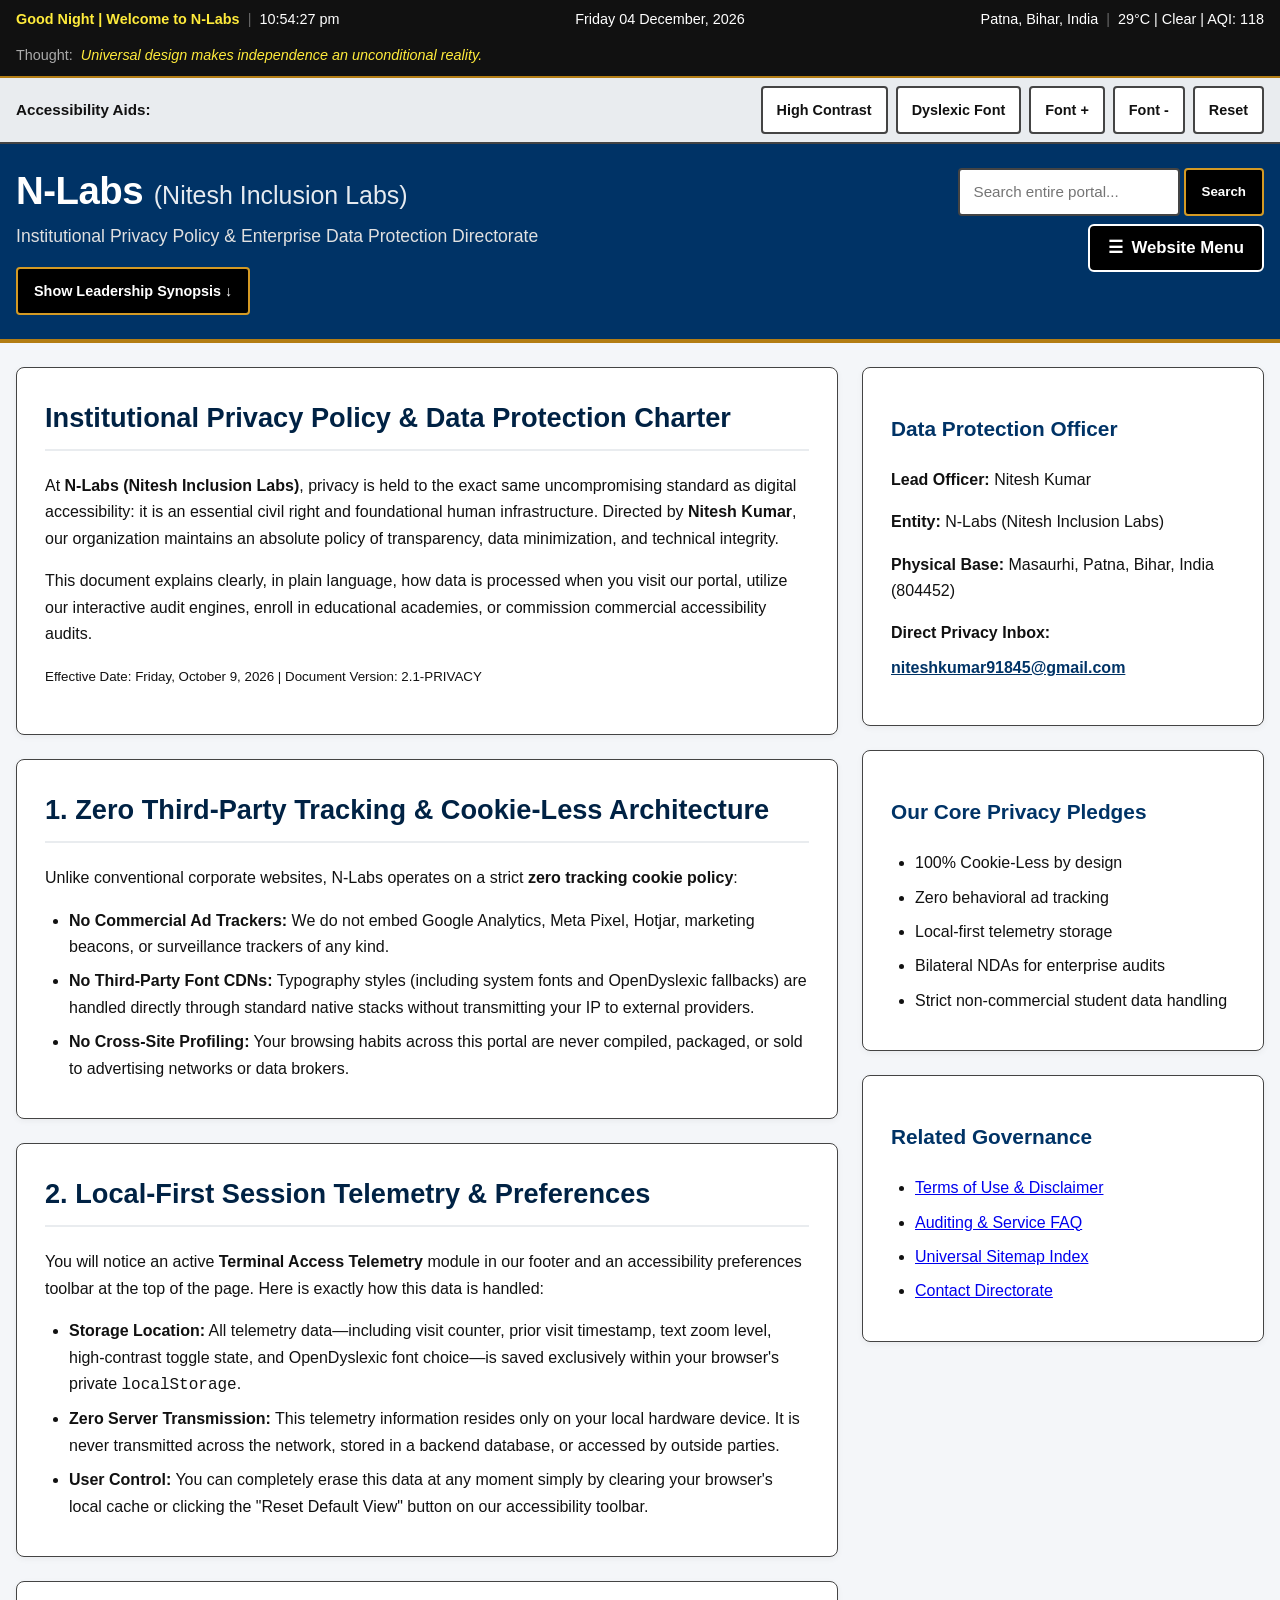
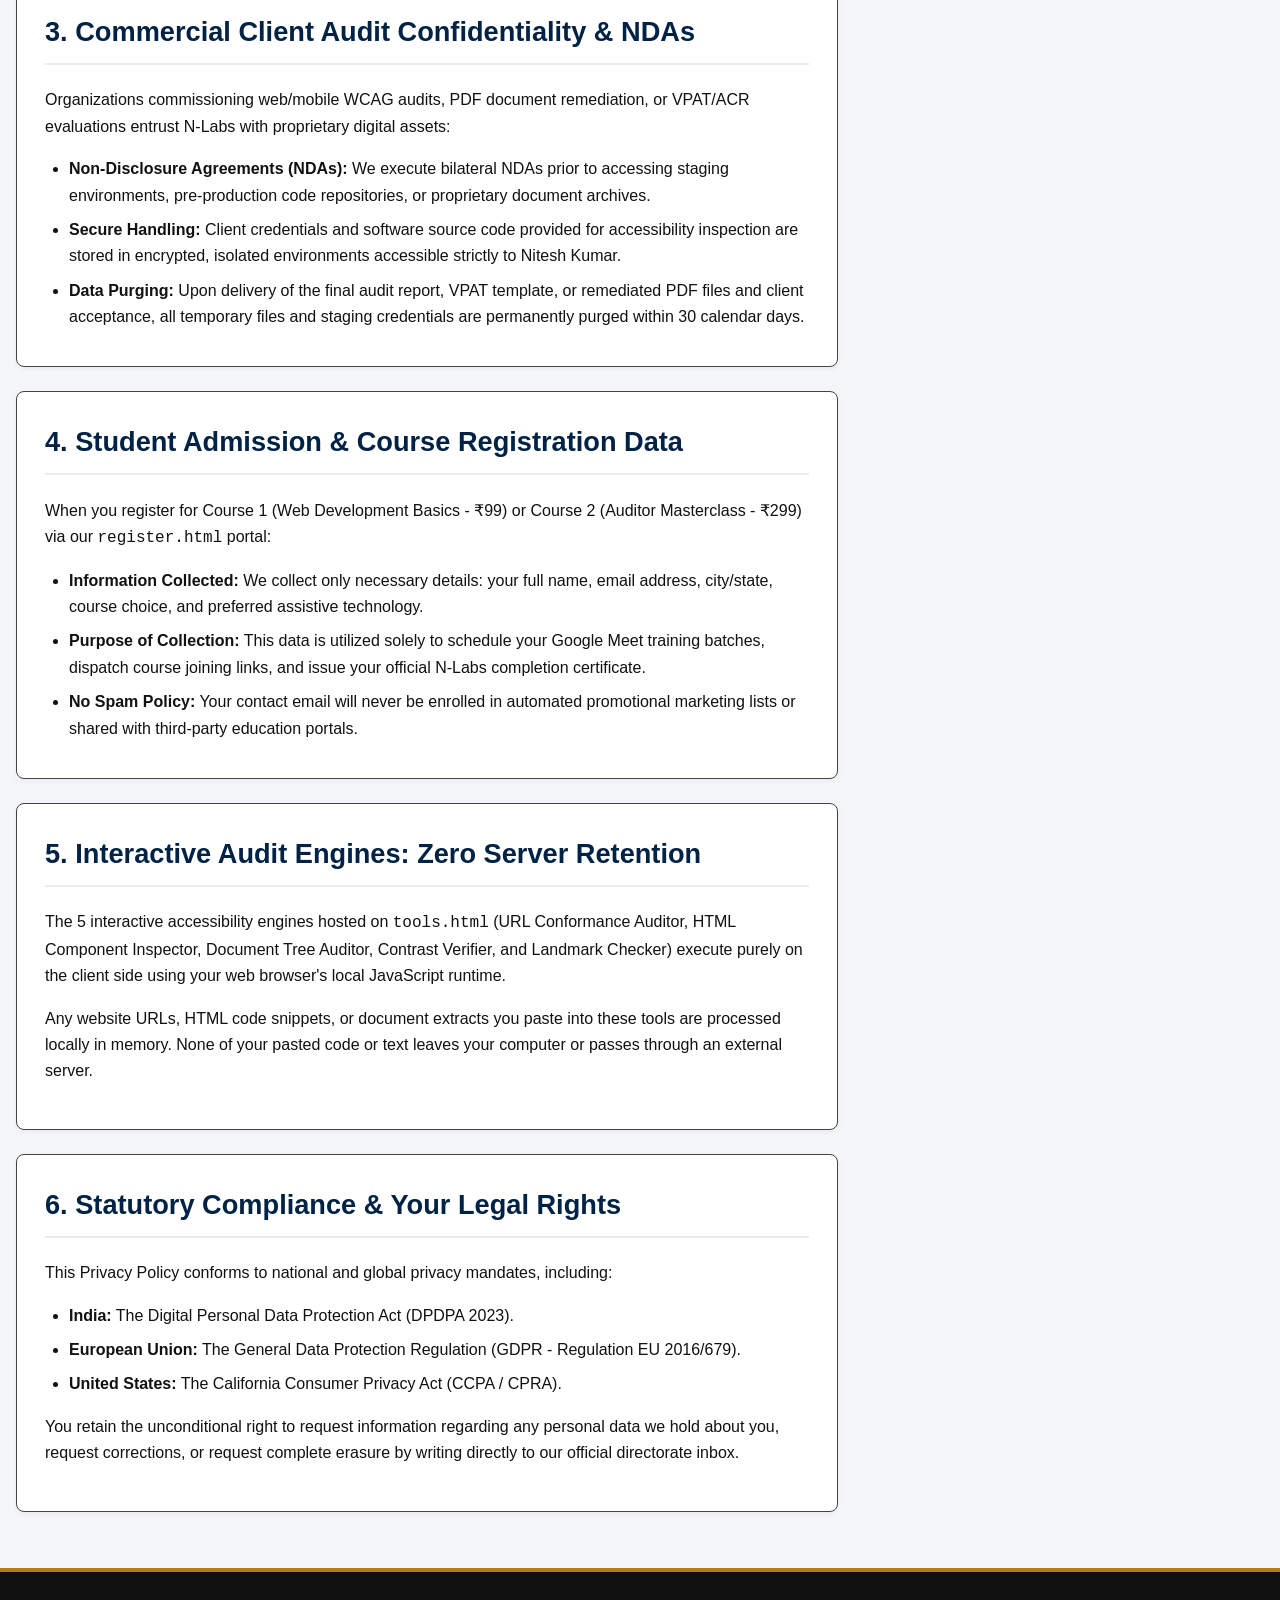
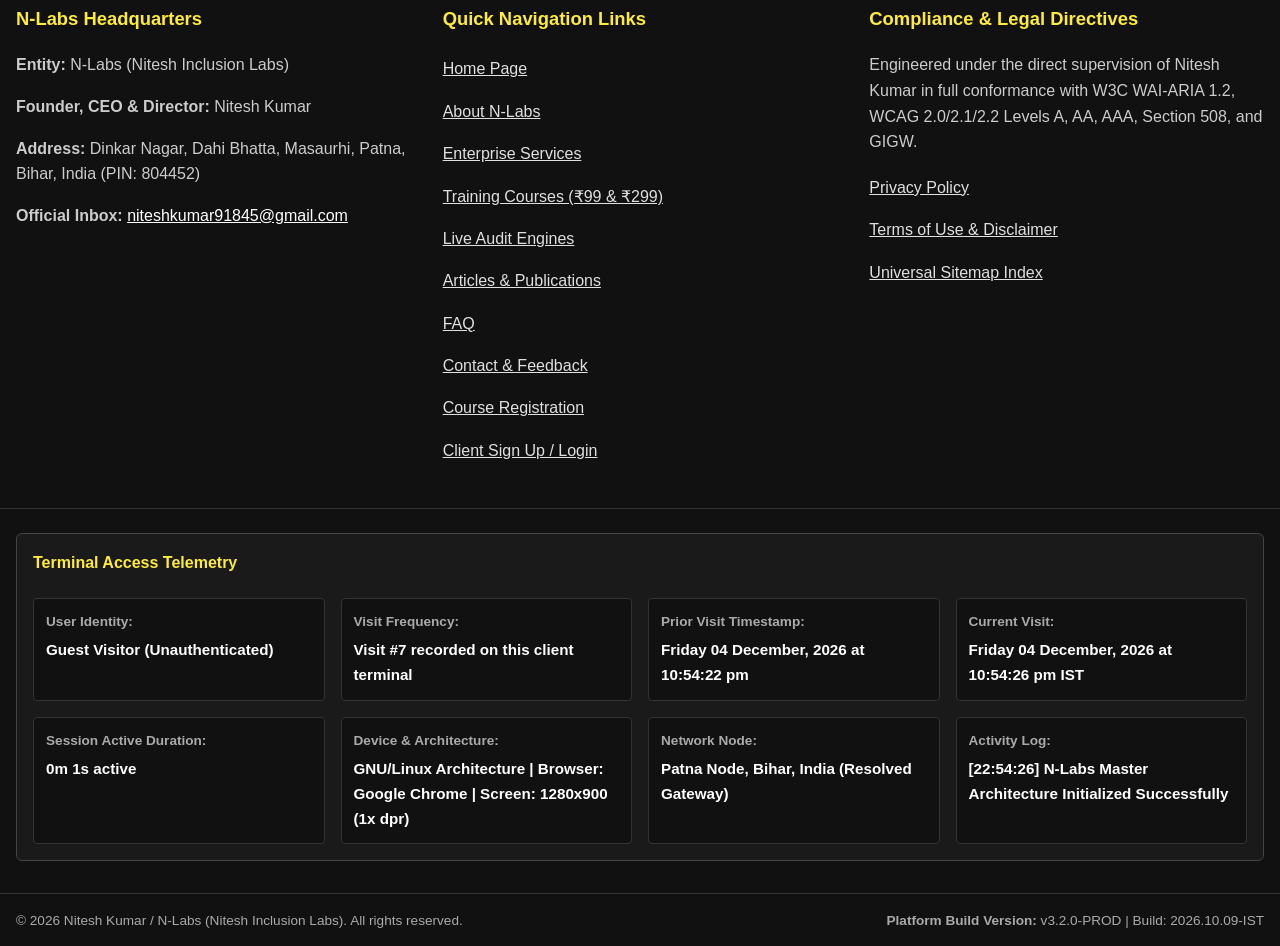
<file: privacy.html>
<!DOCTYPE html>
<html lang="en" dir="ltr">
<head>
  <!-- =====================================================================
       ENTERPRISE METADATA & ACCESSIBILITY DIRECTIVES
       Entity: N-Labs (Nitesh Inclusion Labs)
       Directorate: Nitesh Kumar (Founder, CEO & Director)
       Compliance Standards: W3C WCAG 2.0/2.1/2.2 (Level AAA) & WAI-ARIA 1.2
       Page Scope: Comprehensive Privacy Policy & Data Protection Governance
       Timestamp: Friday, October 9, 2026 - IST
       ===================================================================== -->
  <meta charset="UTF-8">
  <meta name="viewport" content="width=device-width, initial-scale=1.0">
  <title>Privacy Policy | N-Labs (Nitesh Inclusion Labs) - Data Governance</title>
  
  <meta name="description" content="Official Enterprise Privacy Policy of N-Labs, founded and directed by Nitesh Kumar. Transparent governance covering zero third-party tracking, local session telemetry, client audit security, and student data protection.">
  <meta name="keywords" content="N-Labs Privacy Policy, Data Protection Policy, Cookie-Less Accessibility Portal, Local Storage Telemetry, Client Data Security, Nitesh Kumar Privacy">
  <meta name="author" content="Nitesh Kumar">
  <meta name="robots" content="index, follow">

  <!-- External Unified Stylesheet -->
  <link rel="stylesheet" href="style.css">
</head>
<body>

  <!-- =====================================================================
       1. ACCESSIBLE SKIP LINKS (WCAG 2.4.1 BYPASS BLOCKS)
       ===================================================================== -->
  <nav class="skip-links-region" aria-label="Skip links">
    <a href="#main-content" class="skip-link">Skip to Main Content</a>
    <a href="#menu-toggle-btn" class="skip-link">Skip to Website Navigation</a>
    <a href="#footer-landmark" class="skip-link">Skip to Footer</a>
  </nav>

  <!-- =====================================================================
       2. TOP ENVIRONMENTAL TELEMETRY RIBBON
       ===================================================================== -->
  <div class="telemetry-ribbon" aria-label="Environmental live status">
    <div class="container ribbon-grid">
      <div class="ribbon-block">
        <span id="live-greeting" class="ribbon-highlight">Good Afternoon | Welcome to N-Labs</span>
        <span class="divider" aria-hidden="true">|</span>
        <span id="live-clock" tabindex="0">04:20:10 PM</span>
      </div>
      <div class="ribbon-block">
        <span id="live-date" tabindex="0">Friday, 09 October 2026</span>
      </div>
      <div class="ribbon-block">
        <span id="live-location" tabindex="0">Patna, Bihar, India</span>
        <span class="divider" aria-hidden="true">|</span>
        <span id="live-weather" tabindex="0">29°C | Clear | AQI: 118</span>
      </div>
      <div class="ribbon-block ribbon-quote-box" aria-hidden="true">
        <span class="quote-title">Thought: </span>
        <span id="dynamic-quote" class="quote-text">Universal design makes independence an unconditional reality.</span>
      </div>
    </div>
  </div>

  <!-- =====================================================================
       3. CROSS-DISABILITY ACCESSIBILITY DISPLAY CONTROLS
       ===================================================================== -->
  <div class="a11y-toolbar-region">
    <div class="container a11y-toolbar-flex">
      <span class="toolbar-title" id="toolbar-heading">Accessibility Aids:</span>
      <div class="toolbar-buttons" role="group" aria-labelledby="toolbar-heading">
        <button type="button" id="btn-contrast" class="tool-btn" aria-pressed="false">High Contrast</button>
        <button type="button" id="btn-dyslexic" class="tool-btn" aria-pressed="false">Dyslexic Font</button>
        <button type="button" id="btn-text-inc" class="tool-btn" aria-label="Increase text size">Font +</button>
        <button type="button" id="btn-text-dec" class="tool-btn" aria-label="Decrease text size">Font -</button>
        <button type="button" id="btn-reset-pref" class="tool-btn" aria-label="Reset display preferences">Reset</button>
      </div>
    </div>
  </div>

  <!-- =====================================================================
       4. HEADER LANDMARK (ROLE="BANNER")
       ===================================================================== -->
  <header role="banner" class="site-header">
    <div class="container header-flex">
      
      <!-- Brand & Leadership Summary -->
      <div class="branding-group">
        <h1 id="site-heading">
          <span class="brand-title">N-Labs</span> 
          <span class="brand-subtitle">(Nitesh Inclusion Labs)</span>
        </h1>
        <p class="brand-tagline">Institutional Privacy Policy & Enterprise Data Protection Directorate</p>
        
        <button type="button" id="btn-profile-drawer" class="btn-drawer-toggle" aria-expanded="false" aria-controls="founder-profile-drawer">
          <span id="drawer-toggle-text">Show Leadership Synopsis &darr;</span>
        </button>

        <div id="founder-profile-drawer" class="profile-drawer-content" hidden>
          <div class="drawer-card">
            <h3>Leadership & Identity Profile</h3>
            <p><strong>Founder, CEO & Director:</strong> Nitesh Kumar</p>
            <p><strong>Privacy Architecture:</strong> 100% Visually Impaired, daily native screen reader user (NVDA, TalkBack, JAWS). We believe privacy is an intrinsic civil right. Our platform utilizes zero third-party commercial trackers, zero advertising beacons, and zero predatory cookies.</p>
            <p><strong>Credentials:</strong> NAB Delhi DADCA, NIIT Career Edge IT (94%), Deque IAAP CPACC Track, Web Accessibility Fundamentals, and Accessible Document Specialist (ADS).</p>
            <p><strong>Base:</strong> Dinkar Nagar, Dahi Bhatta, Masaurhi, Patna, Bihar, India (PIN: 804452).</p>
            <p><a href="about.html" class="btn-link">Read Full Founder Journey on About Page &rarr;</a></p>
          </div>
        </div>
      </div>

      <!-- Navigation & Header Search -->
      <div class="header-menu-container">
        
        <form id="universal-search" role="search" aria-label="Universal Site Search" class="universal-search-form" onsubmit="event.preventDefault(); window.executeGlobalSearch();">
          <label for="search-input" class="sr-only">Search all pages, courses, tools, and articles:</label>
          <div class="search-input-group">
            <input type="search" id="search-input" name="q" placeholder="Search entire portal..." required autocomplete="off">
            <button type="submit" class="btn-search-submit">Search</button>
          </div>
        </form>

        <button type="button" id="menu-toggle-btn" class="btn-menu-toggle" aria-expanded="false" aria-controls="global-dropdown-menu" aria-label="Open Website Main Navigation Menu">
          <span class="menu-icon" aria-hidden="true">&#9776;</span>
          <span class="menu-text">Website Menu</span>
        </button>

        <nav id="global-dropdown-menu" class="dropdown-menu-list" role="navigation" aria-label="Universal Site Pages" hidden>
          <ul class="menu-items">
            <li><a href="index.html" class="menu-link">1. Home Page</a></li>
            <li><a href="about.html" class="menu-link">2. About N-Labs (Story, Vision, Mission)</a></li>
            <li><a href="services.html" class="menu-link">3. Core Enterprise Services</a></li>
            <li><a href="courses.html" class="menu-link">4. Professional Courses (₹99 & ₹299 Batches)</a></li>
            <li><a href="tools.html" class="menu-link">5. Audit Engines & Tools</a></li>
            <li><a href="articles.html" class="menu-link">6. Articles & Publications</a></li>
            <li><a href="faq.html" class="menu-link">7. Frequently Asked Questions (FAQ)</a></li>
            <li><a href="contact.html" class="menu-link">8. Contact, Inquiries & Feedback</a></li>
            <li><a href="register.html" class="menu-link">9. Course Registration Portal</a></li>
            <li><a href="auth.html" class="menu-link">10. Client Portal Access (Sign Up / Login)</a></li>
            <li><a href="privacy.html" class="menu-link current-page" aria-current="page">11. Privacy Policy</a></li>
            <li><a href="terms.html" class="menu-link">12. Terms of Use & Disclaimer</a></li>
            <li><a href="sitemap.html" class="menu-link">13. Universal Sitemap Index</a></li>
          </ul>
        </nav>
      </div>

    </div>
  </header>

  <!-- =====================================================================
       5. MAIN PAGE LAYOUT: TWO-COLUMN ENTERPRISE GRID
       ===================================================================== -->
  <div class="container page-layout">

    <!-- ===================================================================
         MAIN LANDMARK (ROLE="MAIN")
         Contains: Overview and Detailed Privacy Policy Sections.
         =================================================================== -->
    <main id="main-content" role="main" tabindex="-1">

      <section class="card">
        <h2>Institutional Privacy Policy & Data Protection Charter</h2>
        <p>
          At <strong>N-Labs (Nitesh Inclusion Labs)</strong>, privacy is held to the exact same uncompromising standard as digital accessibility: 
          it is an essential civil right and foundational human infrastructure. Directed by <strong>Nitesh Kumar</strong>, our organization 
          maintains an absolute policy of transparency, data minimization, and technical integrity.
        </p>
        <p>
          This document explains clearly, in plain language, how data is processed when you visit our portal, utilize our interactive 
          audit engines, enroll in educational academies, or commission commercial accessibility audits.
        </p>
        <p><small>Effective Date: Friday, October 9, 2026 | Document Version: 2.1-PRIVACY</small></p>
      </section>

      <!-- SECTION 1: ZERO THIRD-PARTY TRACKING -->
      <section class="card">
        <h2>1. Zero Third-Party Tracking & Cookie-Less Architecture</h2>
        <p>
          Unlike conventional corporate websites, N-Labs operates on a strict <strong>zero tracking cookie policy</strong>:
        </p>
        <ul class="clean-bullet-list">
          <li><strong>No Commercial Ad Trackers:</strong> We do not embed Google Analytics, Meta Pixel, Hotjar, marketing beacons, or surveillance trackers of any kind.</li>
          <li><strong>No Third-Party Font CDNs:</strong> Typography styles (including system fonts and OpenDyslexic fallbacks) are handled directly through standard native stacks without transmitting your IP to external providers.</li>
          <li><strong>No Cross-Site Profiling:</strong> Your browsing habits across this portal are never compiled, packaged, or sold to advertising networks or data brokers.</li>
        </ul>
      </section>

      <!-- SECTION 2: LOCAL-FIRST TELEMETRY -->
      <section class="card">
        <h2>2. Local-First Session Telemetry & Preferences</h2>
        <p>
          You will notice an active <strong>Terminal Access Telemetry</strong> module in our footer and an accessibility preferences toolbar at the top of the page. 
          Here is exactly how this data is handled:
        </p>
        <ul class="clean-bullet-list">
          <li><strong>Storage Location:</strong> All telemetry data—including visit counter, prior visit timestamp, text zoom level, high-contrast toggle state, and OpenDyslexic font choice—is saved exclusively within your browser's private <code>localStorage</code>.</li>
          <li><strong>Zero Server Transmission:</strong> This telemetry information resides only on your local hardware device. It is never transmitted across the network, stored in a backend database, or accessed by outside parties.</li>
          <li><strong>User Control:</strong> You can completely erase this data at any moment simply by clearing your browser's local cache or clicking the "Reset Default View" button on our accessibility toolbar.</li>
        </ul>
      </section>

      <!-- SECTION 3: COMMERCIAL CLIENT AUDITS & NDA -->
      <section class="card">
        <h2>3. Commercial Client Audit Confidentiality & NDAs</h2>
        <p>
          Organizations commissioning web/mobile WCAG audits, PDF document remediation, or VPAT/ACR evaluations entrust N-Labs with 
          proprietary digital assets:
        </p>
        <ul class="clean-bullet-list">
          <li><strong>Non-Disclosure Agreements (NDAs):</strong> We execute bilateral NDAs prior to accessing staging environments, pre-production code repositories, or proprietary document archives.</li>
          <li><strong>Secure Handling:</strong> Client credentials and software source code provided for accessibility inspection are stored in encrypted, isolated environments accessible strictly to Nitesh Kumar.</li>
          <li><strong>Data Purging:</strong> Upon delivery of the final audit report, VPAT template, or remediated PDF files and client acceptance, all temporary files and staging credentials are permanently purged within 30 calendar days.</li>
        </ul>
      </section>

      <!-- SECTION 4: STUDENT DATA PROTECTION -->
      <section class="card">
        <h2>4. Student Admission & Course Registration Data</h2>
        <p>
          When you register for Course 1 (Web Development Basics - ₹99) or Course 2 (Auditor Masterclass - ₹299) via our 
          <code>register.html</code> portal:
        </p>
        <ul class="clean-bullet-list">
          <li><strong>Information Collected:</strong> We collect only necessary details: your full name, email address, city/state, course choice, and preferred assistive technology.</li>
          <li><strong>Purpose of Collection:</strong> This data is utilized solely to schedule your Google Meet training batches, dispatch course joining links, and issue your official N-Labs completion certificate.</li>
          <li><strong>No Spam Policy:</strong> Your contact email will never be enrolled in automated promotional marketing lists or shared with third-party education portals.</li>
        </ul>
      </section>

      <!-- SECTION 5: CLIENT-SIDE AUDIT ENGINES -->
      <section class="card">
        <h2>5. Interactive Audit Engines: Zero Server Retention</h2>
        <p>
          The 5 interactive accessibility engines hosted on <code>tools.html</code> (URL Conformance Auditor, HTML Component Inspector, 
          Document Tree Auditor, Contrast Verifier, and Landmark Checker) execute purely on the client side using your web browser's 
          local JavaScript runtime.
        </p>
        <p>
          Any website URLs, HTML code snippets, or document extracts you paste into these tools are processed locally in memory. 
          None of your pasted code or text leaves your computer or passes through an external server.
        </p>
      </section>

      <!-- SECTION 6: STATUTORY COMPLIANCE & LEGAL RIGHTS -->
      <section class="card">
        <h2>6. Statutory Compliance & Your Legal Rights</h2>
        <p>
          This Privacy Policy conforms to national and global privacy mandates, including:
        </p>
        <ul class="clean-bullet-list">
          <li><strong>India:</strong> The Digital Personal Data Protection Act (DPDPA 2023).</li>
          <li><strong>European Union:</strong> The General Data Protection Regulation (GDPR - Regulation EU 2016/679).</li>
          <li><strong>United States:</strong> The California Consumer Privacy Act (CCPA / CPRA).</li>
        </ul>
        <p>
          You retain the unconditional right to request information regarding any personal data we hold about you, request corrections, 
          or request complete erasure by writing directly to our official directorate inbox.
        </p>
      </section>

      <!-- Dynamic Search Results Display Container -->
      <section id="search-results-panel" class="card" style="display:none;">
        <h2>Universal Site Search Results</h2>
        <div id="search-results-container" role="region" aria-live="polite"></div>
        <button type="button" class="btn-search-close" onclick="document.getElementById('search-results-panel').style.display='none';">Close Search Results</button>
      </section>

    </main>
    <!-- END MAIN LANDMARK -->

    <!-- ===================================================================
         COMPLEMENTARY LANDMARK (ROLE="COMPLEMENTARY")
         Supporting sidebar content: Privacy officer contact, governance facts.
         =================================================================== -->
    <aside id="complementary-section" role="complementary" aria-label="Data Privacy Governance and Contact">
      
      <!-- Box 1: Privacy Officer -->
      <section class="card">
        <h3>Data Protection Officer</h3>
        <p><strong>Lead Officer:</strong> Nitesh Kumar</p>
        <p><strong>Entity:</strong> N-Labs (Nitesh Inclusion Labs)</p>
        <p><strong>Physical Base:</strong> Masaurhi, Patna, Bihar, India (804452)</p>
        <p><strong>Direct Privacy Inbox:</strong><br>
          <a href="mailto:niteshkumar91845@gmail.com" class="btn-read-more">niteshkumar91845@gmail.com</a>
        </p>
      </section>

      <!-- Box 2: Privacy Commitments -->
      <section class="card">
        <h3>Our Core Privacy Pledges</h3>
        <ul class="clean-bullet-list">
          <li>100% Cookie-Less by design</li>
          <li>Zero behavioral ad tracking</li>
          <li>Local-first telemetry storage</li>
          <li>Bilateral NDAs for enterprise audits</li>
          <li>Strict non-commercial student data handling</li>
        </ul>
      </section>

      <!-- Box 3: Related Policies -->
      <section class="card">
        <h3>Related Governance</h3>
        <ul class="clean-bullet-list">
          <li><a href="terms.html">Terms of Use & Disclaimer</a></li>
          <li><a href="faq.html">Auditing & Service FAQ</a></li>
          <li><a href="sitemap.html">Universal Sitemap Index</a></li>
          <li><a href="contact.html">Contact Directorate</a></li>
        </ul>
      </section>

    </aside>
    <!-- END COMPLEMENTARY LANDMARK -->

  </div>
  <!-- END TWO-COLUMN CONTAINER -->

  <!-- FLOATING GO TO TOP BUTTON -->
  <button type="button" class="btn-floating-top" id="btn-go-top" aria-label="Return directly to top of page">
    &uarr; Top
  </button>

  <!-- =====================================================================
       6. FOOTER LANDMARK (ROLE="CONTENTINFO")
       ===================================================================== -->
  <footer id="footer-landmark" role="contentinfo" tabindex="-1">
    
    <div class="container footer-content-grid">
      
      <div class="footer-col">
        <h3>N-Labs Headquarters</h3>
        <p><strong>Entity:</strong> N-Labs (Nitesh Inclusion Labs)</p>
        <p><strong>Founder, CEO & Director:</strong> Nitesh Kumar</p>
        <p><strong>Address:</strong> Dinkar Nagar, Dahi Bhatta, Masaurhi, Patna, Bihar, India (PIN: 804452)</p>
        <p><strong>Official Inbox:</strong> <a href="mailto:niteshkumar91845@gmail.com">niteshkumar91845@gmail.com</a></p>
      </div>

      <div class="footer-col">
        <h3>Quick Navigation Links</h3>
        <ul class="footer-links-list">
          <li><a href="index.html">Home Page</a></li>
          <li><a href="about.html">About N-Labs</a></li>
          <li><a href="services.html">Enterprise Services</a></li>
          <li><a href="courses.html">Training Courses (₹99 & ₹299)</a></li>
          <li><a href="tools.html">Live Audit Engines</a></li>
          <li><a href="articles.html">Articles & Publications</a></li>
          <li><a href="faq.html">FAQ</a></li>
          <li><a href="contact.html">Contact & Feedback</a></li>
          <li><a href="register.html">Course Registration</a></li>
          <li><a href="auth.html">Client Sign Up / Login</a></li>
        </ul>
      </div>

      <div class="footer-col">
        <h3>Compliance & Legal Directives</h3>
        <p>Engineered under the direct supervision of Nitesh Kumar in full conformance with W3C WAI-ARIA 1.2, WCAG 2.0/2.1/2.2 Levels A, AA, AAA, Section 508, and GIGW.</p>
        <ul class="footer-links-list">
          <li><a href="privacy.html">Privacy Policy</a></li>
          <li><a href="terms.html">Terms of Use & Disclaimer</a></li>
          <li><a href="sitemap.html">Universal Sitemap Index</a></li>
        </ul>
      </div>

    </div>

    <!-- Integrated Real-Time Access Telemetry -->
    <div class="container footer-telemetry-container">
      <div class="footer-telemetry-box">
        <h4>Terminal Access Telemetry</h4>
        <dl class="analytics-data-grid">
          <div class="data-item">
            <dt><strong>User Identity:</strong></dt>
            <dd id="telemetry-username">Guest Visitor (Unauthenticated)</dd>
          </div>
          <div class="data-item">
            <dt><strong>Visit Frequency:</strong></dt>
            <dd id="telemetry-visit-count">Calculating access frequency...</dd>
          </div>
          <div class="data-item">
            <dt><strong>Prior Visit Timestamp:</strong></dt>
            <dd id="telemetry-prior-date">Checking prior records...</dd>
          </div>
          <div class="data-item">
            <dt><strong>Current Visit:</strong></dt>
            <dd id="telemetry-current-date">Friday, October 9, 2026 - IST</dd>
          </div>
          <div class="data-item">
            <dt><strong>Session Active Duration:</strong></dt>
            <dd id="telemetry-session-duration">0m 0s</dd>
          </div>
          <div class="data-item">
            <dt><strong>Device & Architecture:</strong></dt>
            <dd id="telemetry-device">Detecting client platform...</dd>
          </div>
          <div class="data-item">
            <dt><strong>Network Node:</strong></dt>
            <dd id="telemetry-location">Patna Node, Bihar, India (Resolved)</dd>
          </div>
          <div class="data-item">
            <dt><strong>Activity Log:</strong></dt>
            <dd id="telemetry-activity-log">Privacy Policy Page Initialized</dd>
          </div>
        </dl>
      </div>
    </div>

    <!-- Copyright & Version Stamp -->
    <div class="footer-bottom-bar">
      <div class="container footer-bottom-flex">
        <p class="copyright-text">&copy; 2026 Nitesh Kumar / N-Labs (Nitesh Inclusion Labs). All rights reserved.</p>
        <p class="version-stamp"><strong>Platform Build Version:</strong> v3.2.0-PROD | Build: 2026.10.09-IST</p>
      </div>
    </div>
  </footer>

  <!-- External Unified Logic Script -->
  <script src="script.js" defer></script>
</body>
</html>
</file>
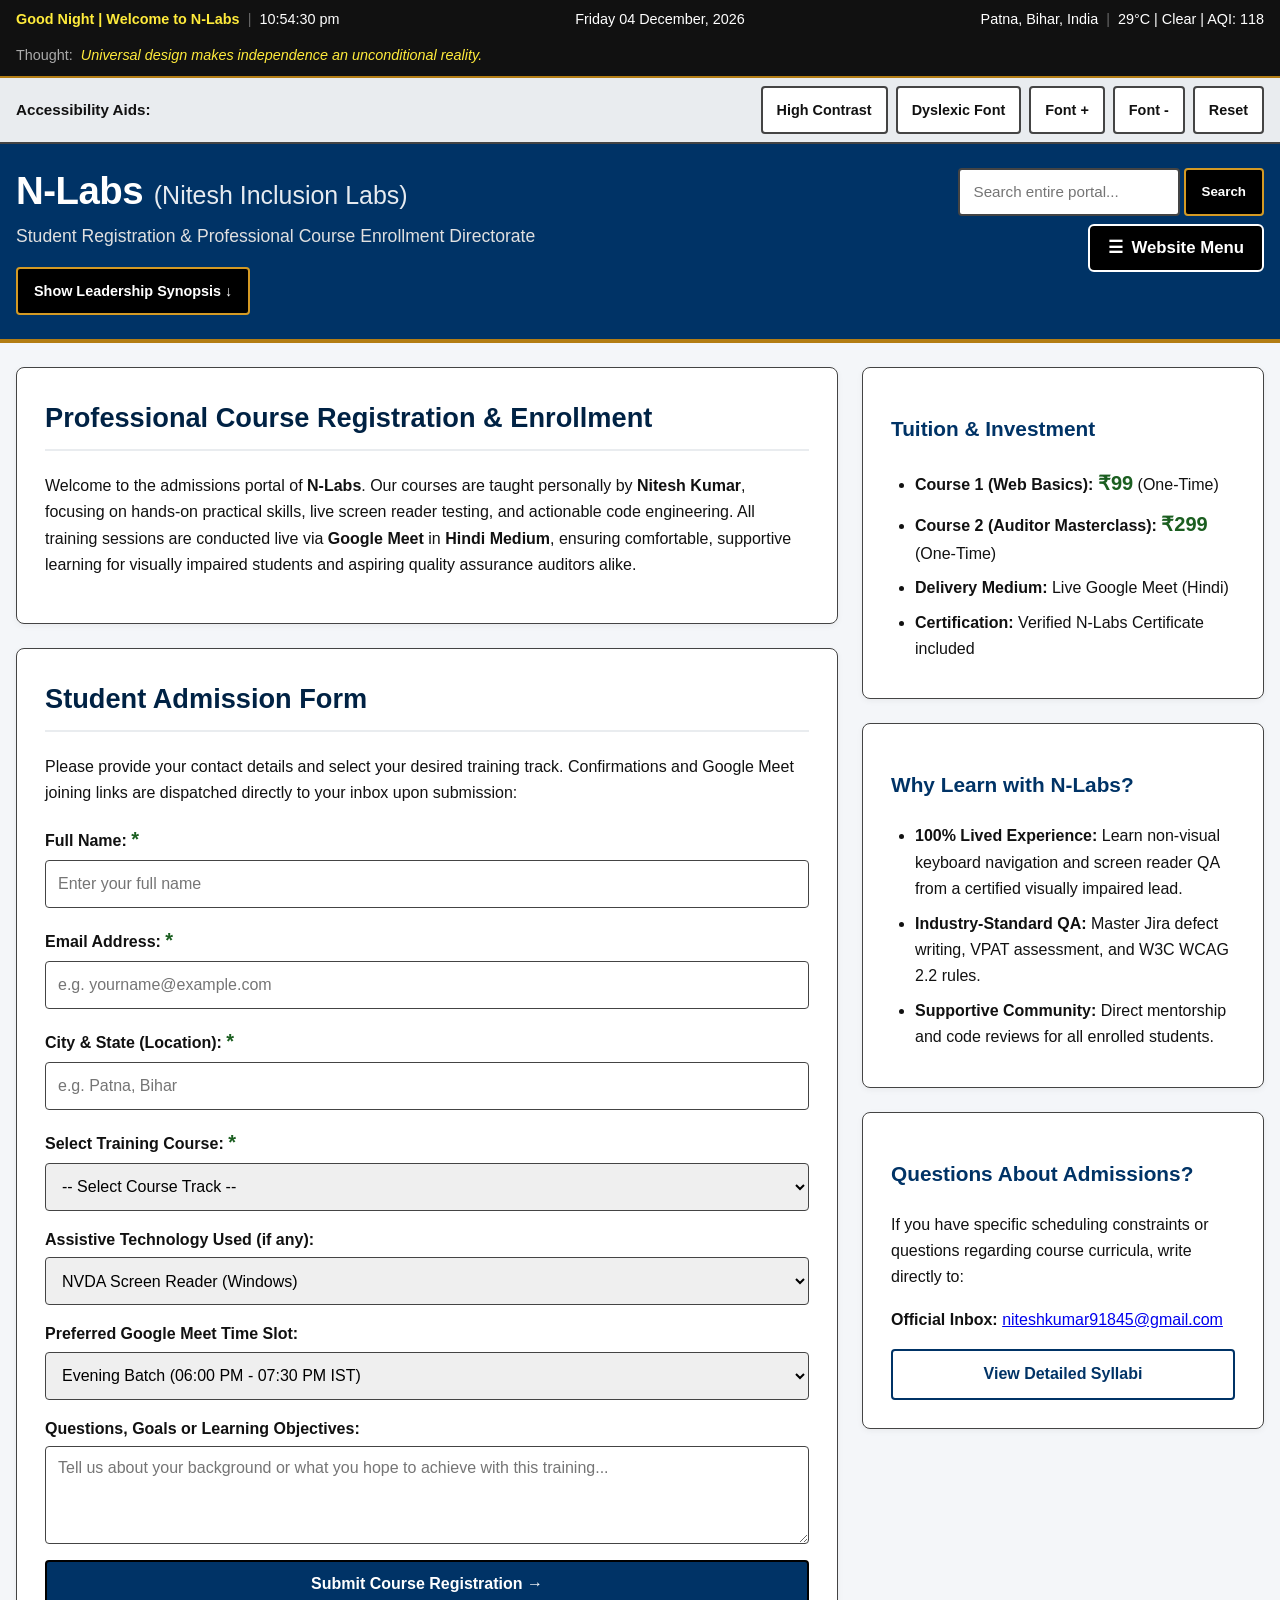
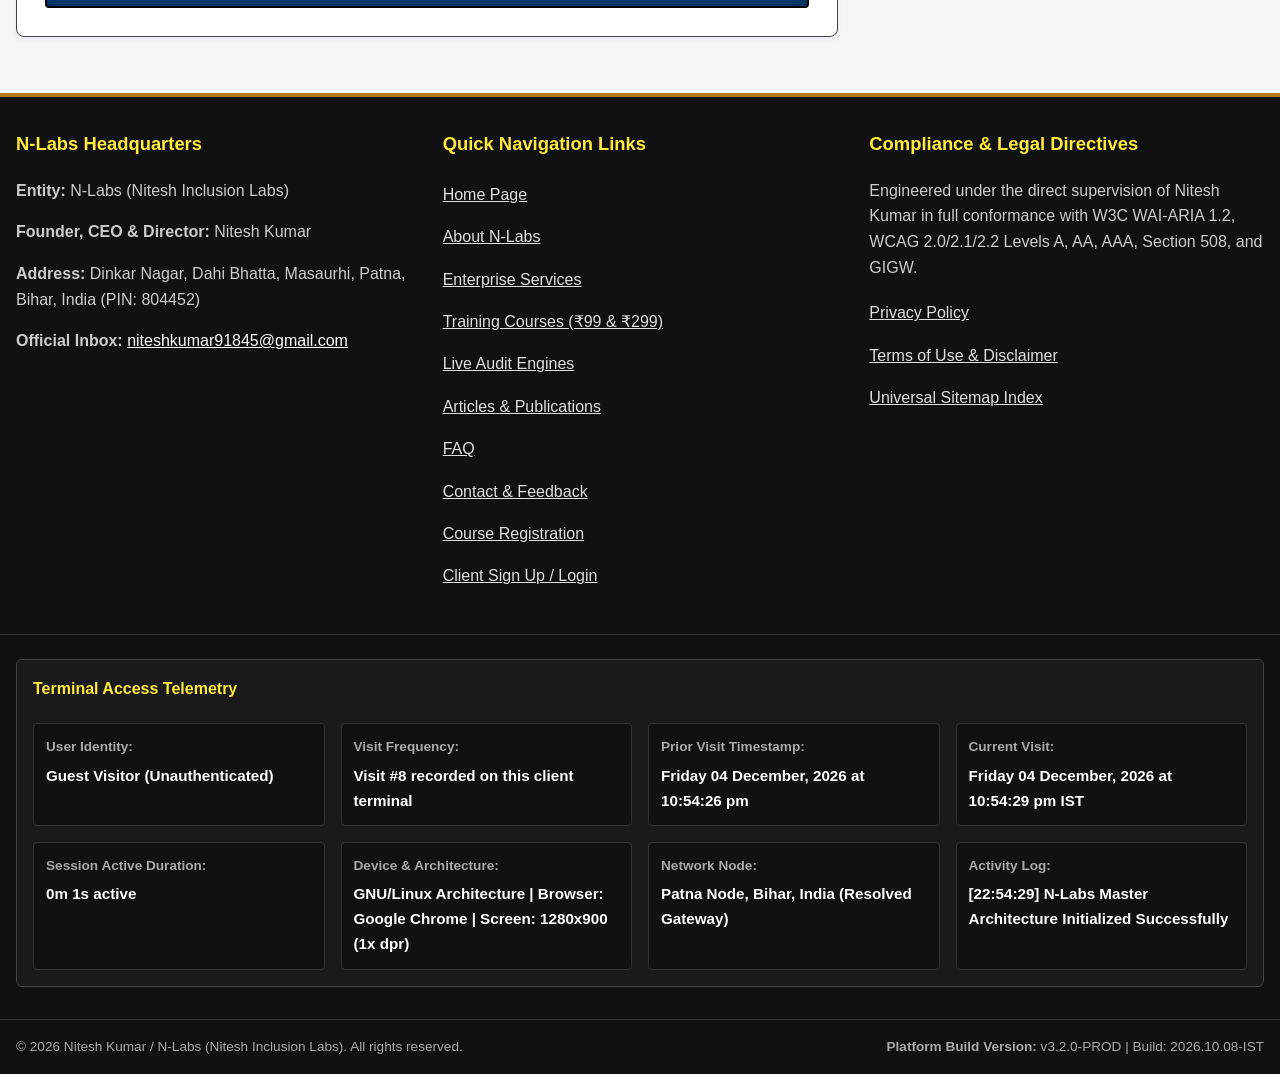
<file: register.html>
<!DOCTYPE html>
<html lang="en" dir="ltr">
<head>
  <!-- =====================================================================
       ENTERPRISE METADATA & ACCESSIBILITY DIRECTIVES
       Entity: N-Labs (Nitesh Inclusion Labs)
       Directorate: Nitesh Kumar (Founder, CEO & Director)
       Compliance Standards: W3C WCAG 2.0/2.1/2.2 (Level AAA) & WAI-ARIA 1.2
       Page Scope: Student Course Enrollment & Admission Gateway
       Timestamp: Thursday, October 8, 2026 - IST
       ===================================================================== -->
  <meta charset="UTF-8">
  <meta name="viewport" content="width=device-width, initial-scale=1.0">
  <title>Course Registration | N-Labs (Nitesh Inclusion Labs) - Enrollment Portal</title>
  
  <meta name="description" content="Official student enrollment portal for N-Labs training programs taught by Nitesh Kumar: Complete Web Development (₹99) and Digital Accessibility Tester Masterclass (₹299) via Google Meet.">
  <meta name="keywords" content="Course Registration, Accessibility Training Admission, HTML5 ARIA Course 99, Accessibility Tester Masterclass 299, N-Labs Admission, Nitesh Kumar">
  <meta name="author" content="Nitesh Kumar">
  <meta name="robots" content="index, follow">

  <!-- External Unified Stylesheet -->
  <link rel="stylesheet" href="style.css">
</head>
<body>

  <!-- =====================================================================
       1. ACCESSIBLE SKIP LINKS (WCAG 2.4.1 BYPASS BLOCKS)
       ===================================================================== -->
  <nav class="skip-links-region" aria-label="Skip links">
    <a href="#main-content" class="skip-link">Skip to Main Content</a>
    <a href="#menu-toggle-btn" class="skip-link">Skip to Website Navigation</a>
    <a href="#footer-landmark" class="skip-link">Skip to Footer</a>
  </nav>

  <!-- =====================================================================
       2. TOP ENVIRONMENTAL TELEMETRY RIBBON
       ===================================================================== -->
  <div class="telemetry-ribbon" aria-label="Environmental live status">
    <div class="container ribbon-grid">
      <div class="ribbon-block">
        <span id="live-greeting" class="ribbon-highlight">Good Afternoon | Welcome to N-Labs</span>
        <span class="divider" aria-hidden="true">|</span>
        <span id="live-clock" tabindex="0">05:02:58 PM</span>
      </div>
      <div class="ribbon-block">
        <span id="live-date" tabindex="0">Thursday, 08 October 2026</span>
      </div>
      <div class="ribbon-block">
        <span id="live-location" tabindex="0">Patna, Bihar, India</span>
        <span class="divider" aria-hidden="true">|</span>
        <span id="live-weather" tabindex="0">29°C | Clear | AQI: 118</span>
      </div>
      <div class="ribbon-block ribbon-quote-box" aria-hidden="true">
        <span class="quote-title">Thought: </span>
        <span id="dynamic-quote" class="quote-text">Universal design makes independence an unconditional reality.</span>
      </div>
    </div>
  </div>

  <!-- =====================================================================
       3. CROSS-DISABILITY ACCESSIBILITY DISPLAY CONTROLS
       ===================================================================== -->
  <div class="a11y-toolbar-region">
    <div class="container a11y-toolbar-flex">
      <span class="toolbar-title" id="toolbar-heading">Accessibility Aids:</span>
      <div class="toolbar-buttons" role="group" aria-labelledby="toolbar-heading">
        <button type="button" id="btn-contrast" class="tool-btn" aria-pressed="false">High Contrast</button>
        <button type="button" id="btn-dyslexic" class="tool-btn" aria-pressed="false">Dyslexic Font</button>
        <button type="button" id="btn-text-inc" class="tool-btn" aria-label="Increase text size">Font +</button>
        <button type="button" id="btn-text-dec" class="tool-btn" aria-label="Decrease text size">Font -</button>
        <button type="button" id="btn-reset-pref" class="tool-btn" aria-label="Reset display preferences">Reset</button>
      </div>
    </div>
  </div>

  <!-- =====================================================================
       4. HEADER LANDMARK (ROLE="BANNER")
       ===================================================================== -->
  <header role="banner" class="site-header">
    <div class="container header-flex">
      
      <!-- Brand & Leadership Summary -->
      <div class="branding-group">
        <h1 id="site-heading">
          <span class="brand-title">N-Labs</span> 
          <span class="brand-subtitle">(Nitesh Inclusion Labs)</span>
        </h1>
        <p class="brand-tagline">Student Registration & Professional Course Enrollment Directorate</p>
        
        <button type="button" id="btn-profile-drawer" class="btn-drawer-toggle" aria-expanded="false" aria-controls="founder-profile-drawer">
          <span id="drawer-toggle-text">Show Leadership Synopsis &darr;</span>
        </button>

        <div id="founder-profile-drawer" class="profile-drawer-content" hidden>
          <div class="drawer-card">
            <h3>Leadership & Identity Profile</h3>
            <p><strong>Founder, CEO & Director:</strong> Nitesh Kumar</p>
            <p><strong>Educational Methodology:</strong> 100% Visually Impaired, daily native screen reader user (NVDA, TalkBack, JAWS). Courses are delivered directly through lived non-visual experience in simple, practical Hindi via Google Meet.</p>
            <p><strong>Credentials:</strong> NAB Delhi DADCA, NIIT Career Edge IT (94%), Deque IAAP CPACC Track, Web Accessibility Fundamentals, and Accessible Document Specialist (ADS).</p>
            <p><strong>Base:</strong> Dinkar Nagar, Dahi Bhatta, Masaurhi, Patna, Bihar, India (PIN: 804452).</p>
            <p><a href="about.html" class="btn-link">Read Full Founder Journey on About Page &rarr;</a></p>
          </div>
        </div>
      </div>

      <!-- Navigation & Header Search -->
      <div class="header-menu-container">
        
        <form id="universal-search" role="search" aria-label="Universal Site Search" class="universal-search-form" onsubmit="event.preventDefault(); window.executeGlobalSearch();">
          <label for="search-input" class="sr-only">Search all pages, courses, tools, and articles:</label>
          <div class="search-input-group">
            <input type="search" id="search-input" name="q" placeholder="Search entire portal..." required autocomplete="off">
            <button type="submit" class="btn-search-submit">Search</button>
          </div>
        </form>

        <button type="button" id="menu-toggle-btn" class="btn-menu-toggle" aria-expanded="false" aria-controls="global-dropdown-menu" aria-label="Open Website Main Navigation Menu">
          <span class="menu-icon" aria-hidden="true">&#9776;</span>
          <span class="menu-text">Website Menu</span>
        </button>

        <nav id="global-dropdown-menu" class="dropdown-menu-list" role="navigation" aria-label="Universal Site Pages" hidden>
          <ul class="menu-items">
            <li><a href="index.html" class="menu-link">1. Home Page</a></li>
            <li><a href="about.html" class="menu-link">2. About N-Labs (Story, Vision, Mission)</a></li>
            <li><a href="services.html" class="menu-link">3. Core Enterprise Services</a></li>
            <li><a href="courses.html" class="menu-link">4. Professional Courses (₹99 & ₹299 Batches)</a></li>
            <li><a href="tools.html" class="menu-link">5. Audit Engines & Tools</a></li>
            <li><a href="articles.html" class="menu-link">6. Articles & Publications</a></li>
            <li><a href="faq.html" class="menu-link">7. Frequently Asked Questions (FAQ)</a></li>
            <li><a href="contact.html" class="menu-link">8. Contact, Inquiries & Feedback</a></li>
            <li><a href="register.html" class="menu-link current-page" aria-current="page">9. Course Registration Portal</a></li>
            <li><a href="auth.html" class="menu-link">10. Client Portal Access (Sign Up / Login)</a></li>
            <li><a href="privacy.html" class="menu-link">11. Privacy Policy</a></li>
            <li><a href="terms.html" class="menu-link">12. Terms of Use & Disclaimer</a></li>
            <li><a href="sitemap.html" class="menu-link">13. Universal Sitemap Index</a></li>
          </ul>
        </nav>
      </div>

    </div>
  </header>

  <!-- =====================================================================
       5. MAIN PAGE LAYOUT: TWO-COLUMN ENTERPRISE GRID
       ===================================================================== -->
  <div class="container page-layout">

    <!-- ===================================================================
         MAIN LANDMARK (ROLE="MAIN")
         Contains: Overview and the Accessible Course Enrollment Form.
         =================================================================== -->
    <main id="main-content" role="main" tabindex="-1">

      <section class="card">
        <h2>Professional Course Registration & Enrollment</h2>
        <p>
          Welcome to the admissions portal of <strong>N-Labs</strong>. Our courses are taught personally by <strong>Nitesh Kumar</strong>, 
          focusing on hands-on practical skills, live screen reader testing, and actionable code engineering. 
          All training sessions are conducted live via <strong>Google Meet</strong> in <strong>Hindi Medium</strong>, ensuring comfortable, 
          supportive learning for visually impaired students and aspiring quality assurance auditors alike.
        </p>
      </section>

      <!-- REGISTRATION FORM CARD -->
      <section class="card">
        <h2>Student Admission Form</h2>
        <p>Please provide your contact details and select your desired training track. Confirmations and Google Meet joining links are dispatched directly to your inbox upon submission:</p>

        <form id="course-enrollment-form" action="https://formspree.io/f/mqaeorle" method="POST" class="tool-form">
          <!-- Formspree Routing to Founder Inbox -->
          <input type="hidden" name="_to" value="niteshkumar91845@gmail.com">
          <input type="hidden" name="_subject" value="New Student Course Registration - N-Labs">

          <!-- Full Name -->
          <div class="form-group">
            <label for="student-name">Full Name: <span class="price-highlight" aria-hidden="true">*</span></label>
            <input type="text" id="student-name" name="student_name" placeholder="Enter your full name" required autocomplete="name">
          </div>

          <!-- Email Address -->
          <div class="form-group">
            <label for="student-email">Email Address: <span class="price-highlight" aria-hidden="true">*</span></label>
            <input type="email" id="student-email" name="_replyto" placeholder="e.g. yourname@example.com" required autocomplete="email">
          </div>

          <!-- City / State Location -->
          <div class="form-group">
            <label for="student-location">City & State (Location): <span class="price-highlight" aria-hidden="true">*</span></label>
            <input type="text" id="student-location" name="location" placeholder="e.g. Patna, Bihar" required>
          </div>

          <!-- Course Selection -->
          <div class="form-group">
            <label for="course-choice">Select Training Course: <span class="price-highlight" aria-hidden="true">*</span></label>
            <select id="course-choice" name="selected_course" required style="width:100%; padding:12px; font-size:1rem; border:1px solid var(--color-border); border-radius:4px; min-height:var(--touch-target-min);">
              <option value="" disabled selected>-- Select Course Track --</option>
              <option value="course-1-web-dev">Course 1: Complete HTML5, WAI-ARIA & Accessible Web Basics (Fee: ₹99 | 6 Weeks)</option>
              <option value="course-2-auditor-qa">Course 2: Professional Digital Accessibility Tester & Auditor Masterclass (Fee: ₹299 | 10 Weeks)</option>
              <option value="both-courses">Both Courses (Full Comprehensive Program | Fee: ₹398)</option>
            </select>
          </div>

          <!-- Assistive Tech & Device Preference -->
          <div class="form-group">
            <label for="assistive-tech">Assistive Technology Used (if any):</label>
            <select id="assistive-tech" name="assistive_tech_preference" style="width:100%; padding:12px; font-size:1rem; border:1px solid var(--color-border); border-radius:4px; min-height:var(--touch-target-min);">
              <option value="nvda">NVDA Screen Reader (Windows)</option>
              <option value="talkback">TalkBack (Android Mobile)</option>
              <option value="jaws">JAWS Screen Reader</option>
              <option value="voiceover">VoiceOver (Mac / iOS)</option>
              <option value="keyboard-only">Keyboard-Only / Low Vision Tools</option>
              <option value="none-visual">None (Standard Mouse & Visual Screen User)</option>
            </select>
          </div>

          <!-- Preferred Google Meet Time Slot -->
          <div class="form-group">
            <label for="batch-slot">Preferred Google Meet Time Slot:</label>
            <select id="batch-slot" name="preferred_slot" style="width:100%; padding:12px; font-size:1rem; border:1px solid var(--color-border); border-radius:4px; min-height:var(--touch-target-min);">
              <option value="morning">Morning Batch (08:00 AM - 09:30 AM IST)</option>
              <option value="evening" selected>Evening Batch (06:00 PM - 07:30 PM IST)</option>
              <option value="weekend">Weekend Intensive (Saturday & Sunday)</option>
              <option value="flexible">Flexible / Always-Open Schedule</option>
            </select>
          </div>

          <!-- Additional Notes -->
          <div class="form-group">
            <label for="student-message">Questions, Goals or Learning Objectives:</label>
            <textarea id="student-message" name="learning_goals" rows="4" placeholder="Tell us about your background or what you hope to achieve with this training..."></textarea>
          </div>

          <!-- Submit Button -->
          <button type="submit" class="btn-primary-action" style="cursor:pointer; border:2px solid #000;">Submit Course Registration &rarr;</button>
        </form>
      </section>

      <!-- Dynamic Search Results Display Container -->
      <section id="search-results-panel" class="card" style="display:none;">
        <h2>Universal Site Search Results</h2>
        <div id="search-results-container" role="region" aria-live="polite"></div>
        <button type="button" class="btn-search-close" onclick="document.getElementById('search-results-panel').style.display='none';">Close Search Results</button>
      </section>

    </main>
    <!-- END MAIN LANDMARK -->

    <!-- ===================================================================
         COMPLEMENTARY LANDMARK (ROLE="COMPLEMENTARY")
         Supporting sidebar content: Fee summary, delivery mode, and contact.
         =================================================================== -->
    <aside id="complementary-section" role="complementary" aria-label="Enrollment Highlights & Course Fee Summary">
      
      <!-- Box 1: Fee Structure -->
      <section class="card">
        <h3>Tuition & Investment</h3>
        <ul class="clean-bullet-list">
          <li><strong>Course 1 (Web Basics):</strong> <span class="price-highlight">₹99</span> (One-Time)</li>
          <li><strong>Course 2 (Auditor Masterclass):</strong> <span class="price-highlight">₹299</span> (One-Time)</li>
          <li><strong>Delivery Medium:</strong> Live Google Meet (Hindi)</li>
          <li><strong>Certification:</strong> Verified N-Labs Certificate included</li>
        </ul>
      </section>

      <!-- Box 2: Why Learn at N-Labs -->
      <section class="card">
        <h3>Why Learn with N-Labs?</h3>
        <ul class="clean-bullet-list">
          <li><strong>100% Lived Experience:</strong> Learn non-visual keyboard navigation and screen reader QA from a certified visually impaired lead.</li>
          <li><strong>Industry-Standard QA:</strong> Master Jira defect writing, VPAT assessment, and W3C WCAG 2.2 rules.</li>
          <li><strong>Supportive Community:</strong> Direct mentorship and code reviews for all enrolled students.</li>
        </ul>
      </section>

      <!-- Box 3: Questions -->
      <section class="card">
        <h3>Questions About Admissions?</h3>
        <p>If you have specific scheduling constraints or questions regarding course curricula, write directly to:</p>
        <p><strong>Official Inbox:</strong> <a href="mailto:niteshkumar91845@gmail.com">niteshkumar91845@gmail.com</a></p>
        <div class="auth-quick-actions">
          <a href="courses.html" class="btn-auth-link">View Detailed Syllabi</a>
        </div>
      </section>

    </aside>
    <!-- END COMPLEMENTARY LANDMARK -->

  </div>
  <!-- END TWO-COLUMN CONTAINER -->

  <!-- FLOATING GO TO TOP BUTTON -->
  <button type="button" class="btn-floating-top" id="btn-go-top" aria-label="Return directly to top of page">
    &uarr; Top
  </button>

  <!-- =====================================================================
       6. FOOTER LANDMARK (ROLE="CONTENTINFO")
       ===================================================================== -->
  <footer id="footer-landmark" role="contentinfo" tabindex="-1">
    
    <div class="container footer-content-grid">
      
      <div class="footer-col">
        <h3>N-Labs Headquarters</h3>
        <p><strong>Entity:</strong> N-Labs (Nitesh Inclusion Labs)</p>
        <p><strong>Founder, CEO & Director:</strong> Nitesh Kumar</p>
        <p><strong>Address:</strong> Dinkar Nagar, Dahi Bhatta, Masaurhi, Patna, Bihar, India (PIN: 804452)</p>
        <p><strong>Official Inbox:</strong> <a href="mailto:niteshkumar91845@gmail.com">niteshkumar91845@gmail.com</a></p>
      </div>

      <div class="footer-col">
        <h3>Quick Navigation Links</h3>
        <ul class="footer-links-list">
          <li><a href="index.html">Home Page</a></li>
          <li><a href="about.html">About N-Labs</a></li>
          <li><a href="services.html">Enterprise Services</a></li>
          <li><a href="courses.html">Training Courses (₹99 & ₹299)</a></li>
          <li><a href="tools.html">Live Audit Engines</a></li>
          <li><a href="articles.html">Articles & Publications</a></li>
          <li><a href="faq.html">FAQ</a></li>
          <li><a href="contact.html">Contact & Feedback</a></li>
          <li><a href="register.html">Course Registration</a></li>
          <li><a href="auth.html">Client Sign Up / Login</a></li>
        </ul>
      </div>

      <div class="footer-col">
        <h3>Compliance & Legal Directives</h3>
        <p>Engineered under the direct supervision of Nitesh Kumar in full conformance with W3C WAI-ARIA 1.2, WCAG 2.0/2.1/2.2 Levels A, AA, AAA, Section 508, and GIGW.</p>
        <ul class="footer-links-list">
          <li><a href="privacy.html">Privacy Policy</a></li>
          <li><a href="terms.html">Terms of Use & Disclaimer</a></li>
          <li><a href="sitemap.html">Universal Sitemap Index</a></li>
        </ul>
      </div>

    </div>

    <!-- Integrated Real-Time Access Telemetry -->
    <div class="container footer-telemetry-container">
      <div class="footer-telemetry-box">
        <h4>Terminal Access Telemetry</h4>
        <dl class="analytics-data-grid">
          <div class="data-item">
            <dt><strong>User Identity:</strong></dt>
            <dd id="telemetry-username">Guest Visitor (Unauthenticated)</dd>
          </div>
          <div class="data-item">
            <dt><strong>Visit Frequency:</strong></dt>
            <dd id="telemetry-visit-count">Calculating access frequency...</dd>
          </div>
          <div class="data-item">
            <dt><strong>Prior Visit Timestamp:</strong></dt>
            <dd id="telemetry-prior-date">Checking prior records...</dd>
          </div>
          <div class="data-item">
            <dt><strong>Current Visit:</strong></dt>
            <dd id="telemetry-current-date">Thursday, October 8, 2026 - IST</dd>
          </div>
          <div class="data-item">
            <dt><strong>Session Active Duration:</strong></dt>
            <dd id="telemetry-session-duration">0m 0s</dd>
          </div>
          <div class="data-item">
            <dt><strong>Device & Architecture:</strong></dt>
            <dd id="telemetry-device">Detecting client platform...</dd>
          </div>
          <div class="data-item">
            <dt><strong>Network Node:</strong></dt>
            <dd id="telemetry-location">Patna Node, Bihar, India (Resolved)</dd>
          </div>
          <div class="data-item">
            <dt><strong>Activity Log:</strong></dt>
            <dd id="telemetry-activity-log">Registration Page Initialized</dd>
          </div>
        </dl>
      </div>
    </div>

    <!-- Copyright & Version Stamp -->
    <div class="footer-bottom-bar">
      <div class="container footer-bottom-flex">
        <p class="copyright-text">&copy; 2026 Nitesh Kumar / N-Labs (Nitesh Inclusion Labs). All rights reserved.</p>
        <p class="version-stamp"><strong>Platform Build Version:</strong> v3.2.0-PROD | Build: 2026.10.08-IST</p>
      </div>
    </div>
  </footer>

  <!-- External Unified Logic Script -->
  <script src="script.js" defer></script>
</body>
</html>
</file>
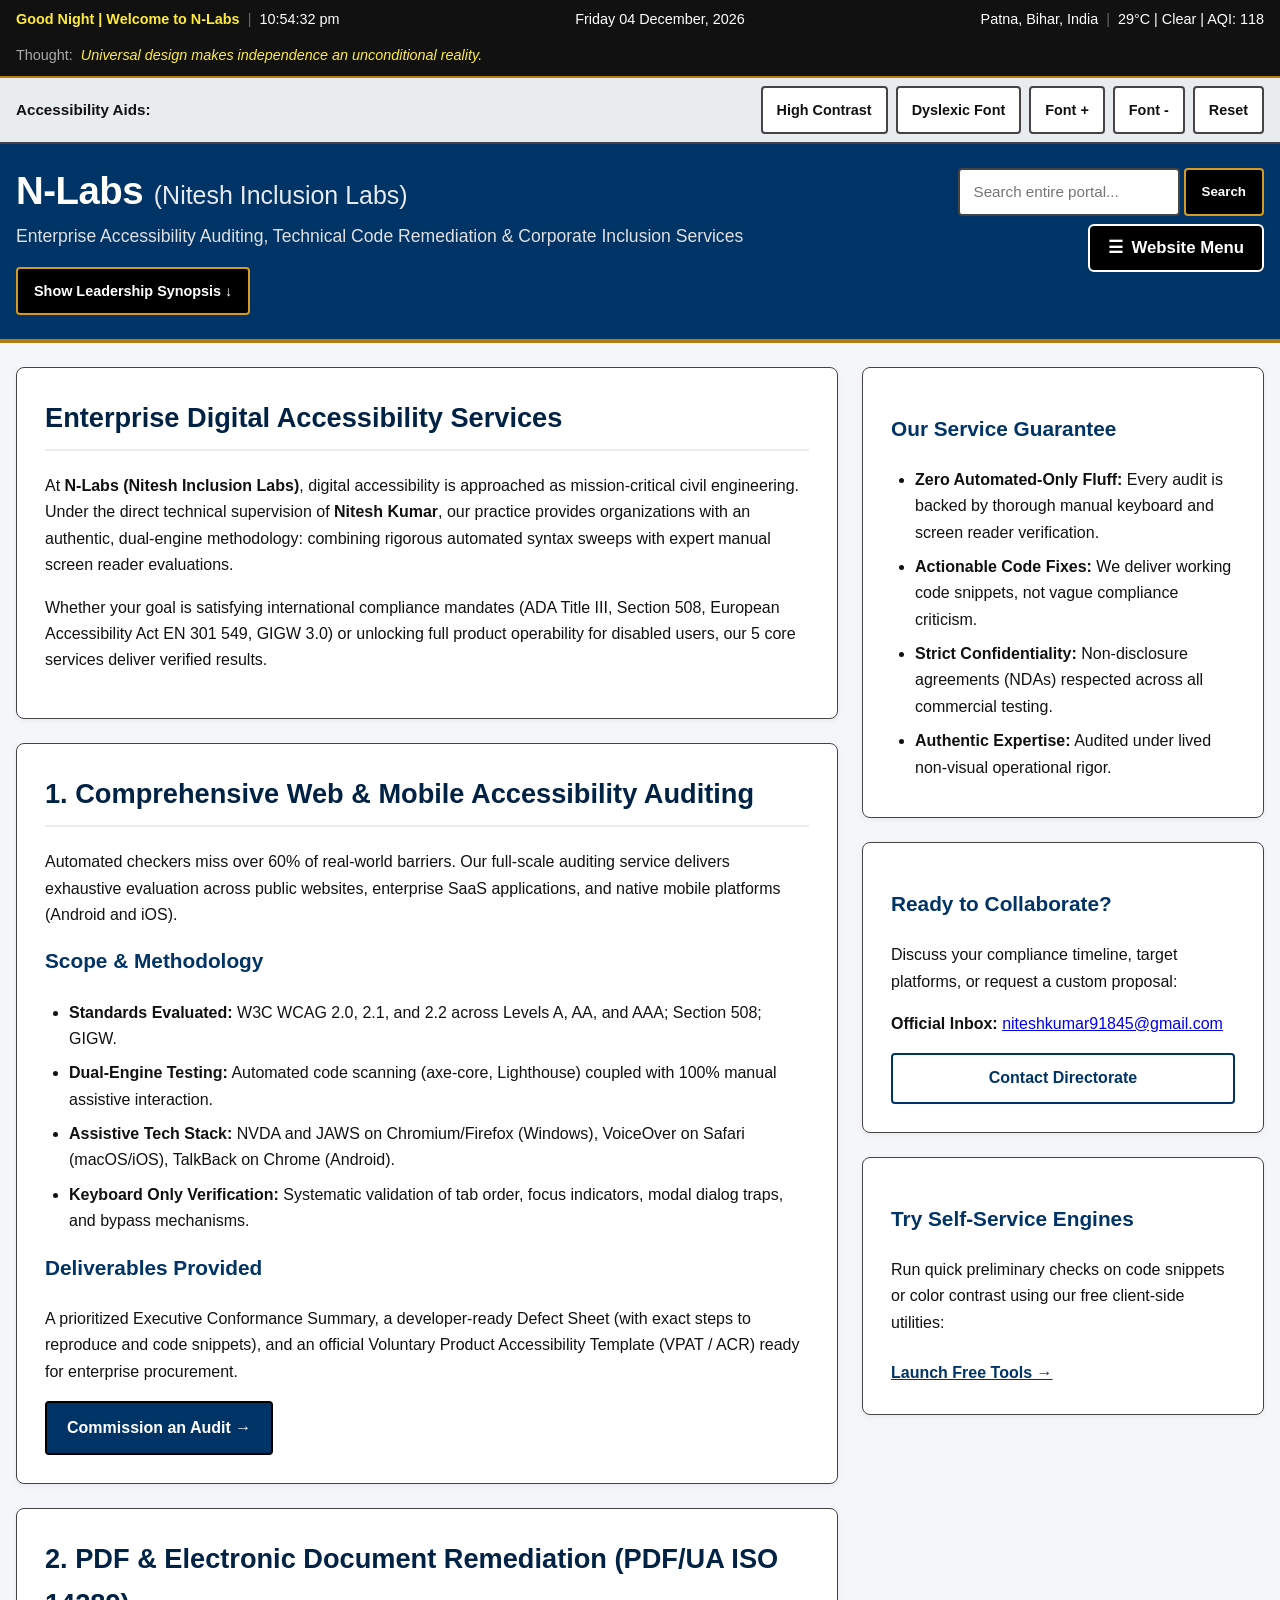
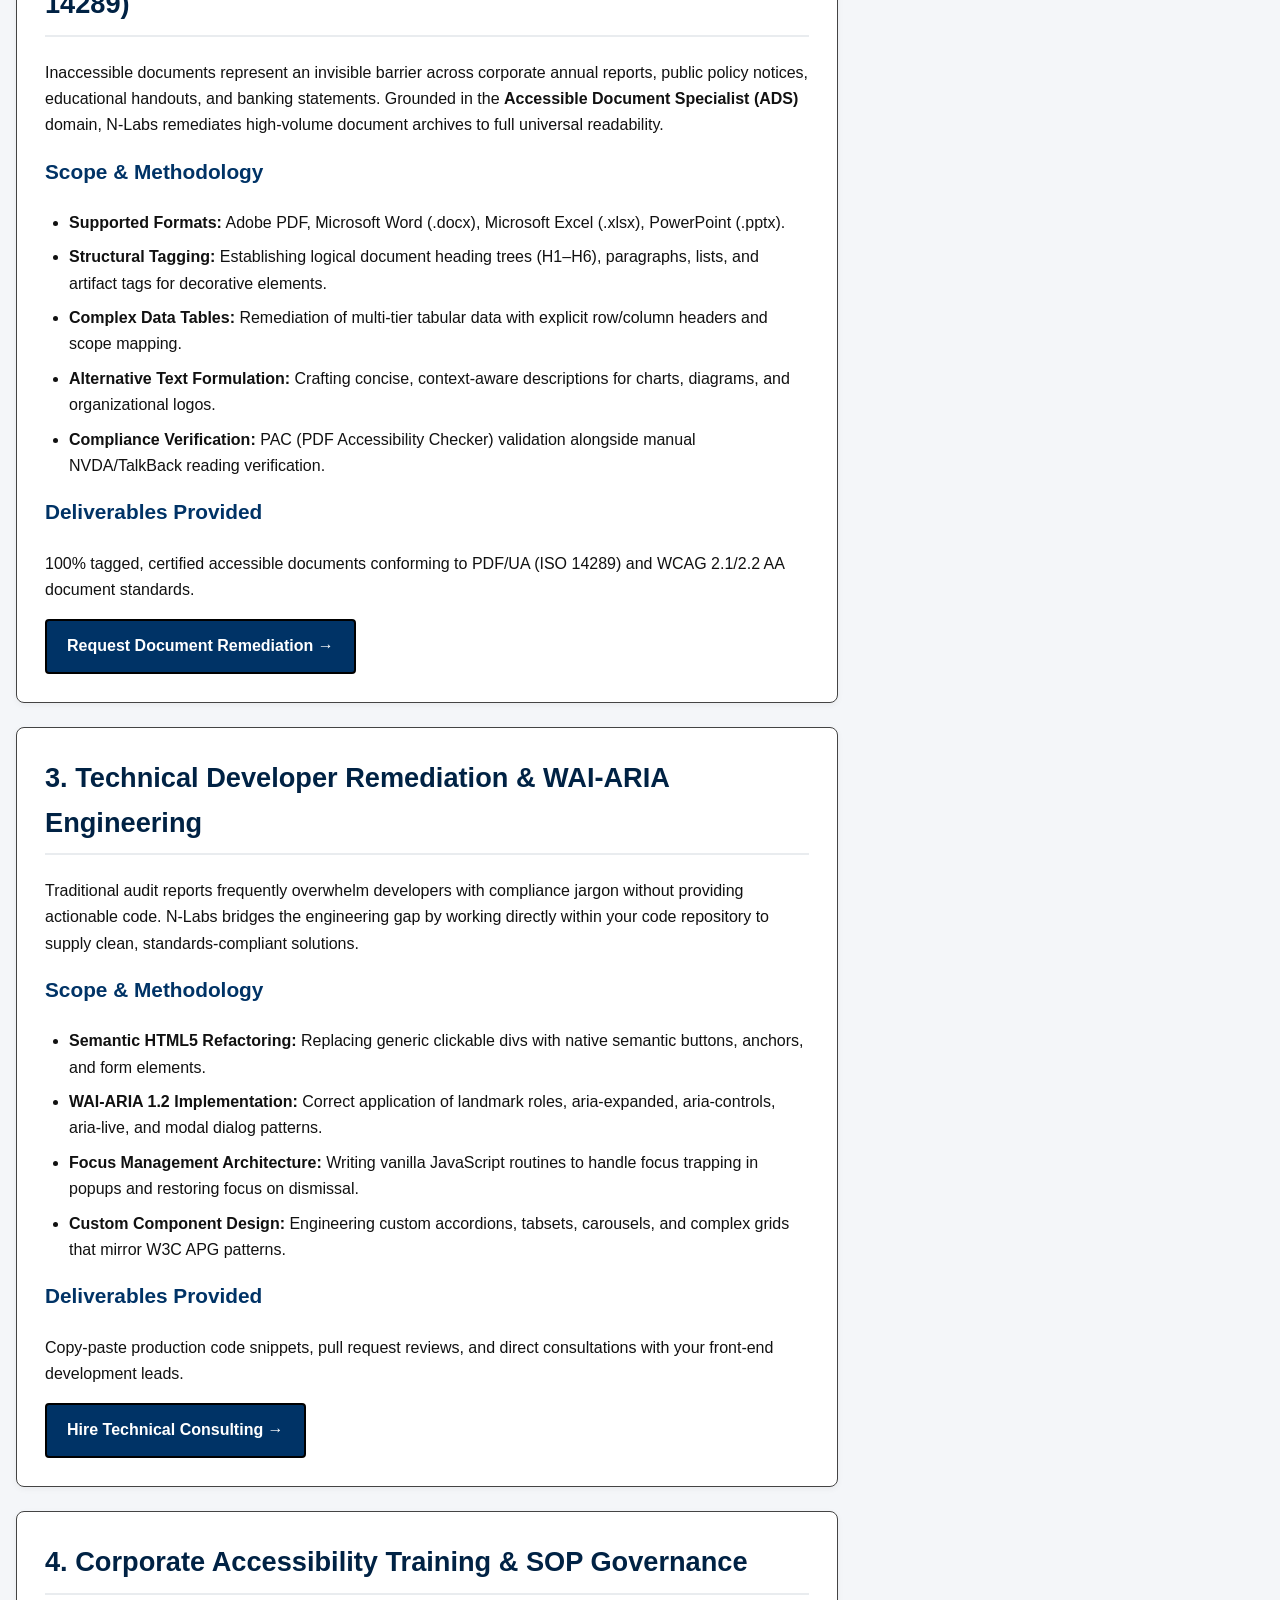
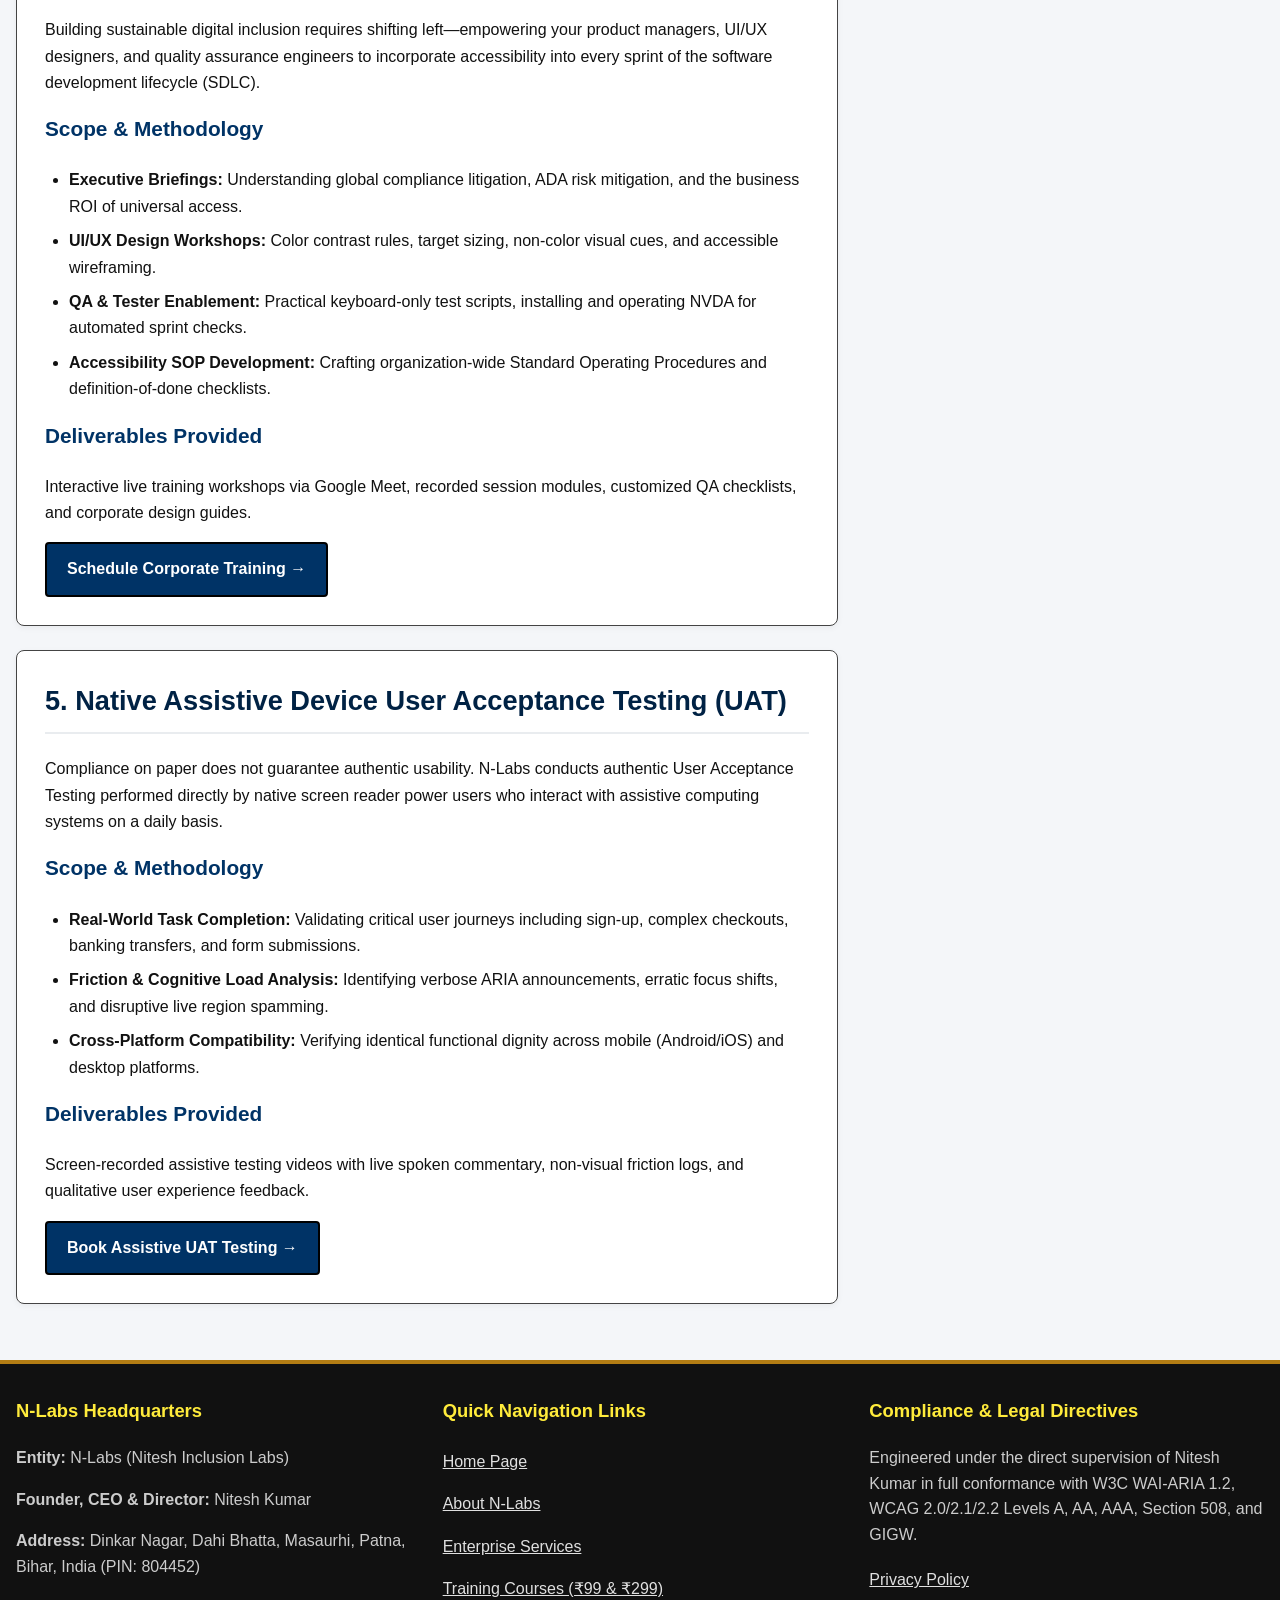
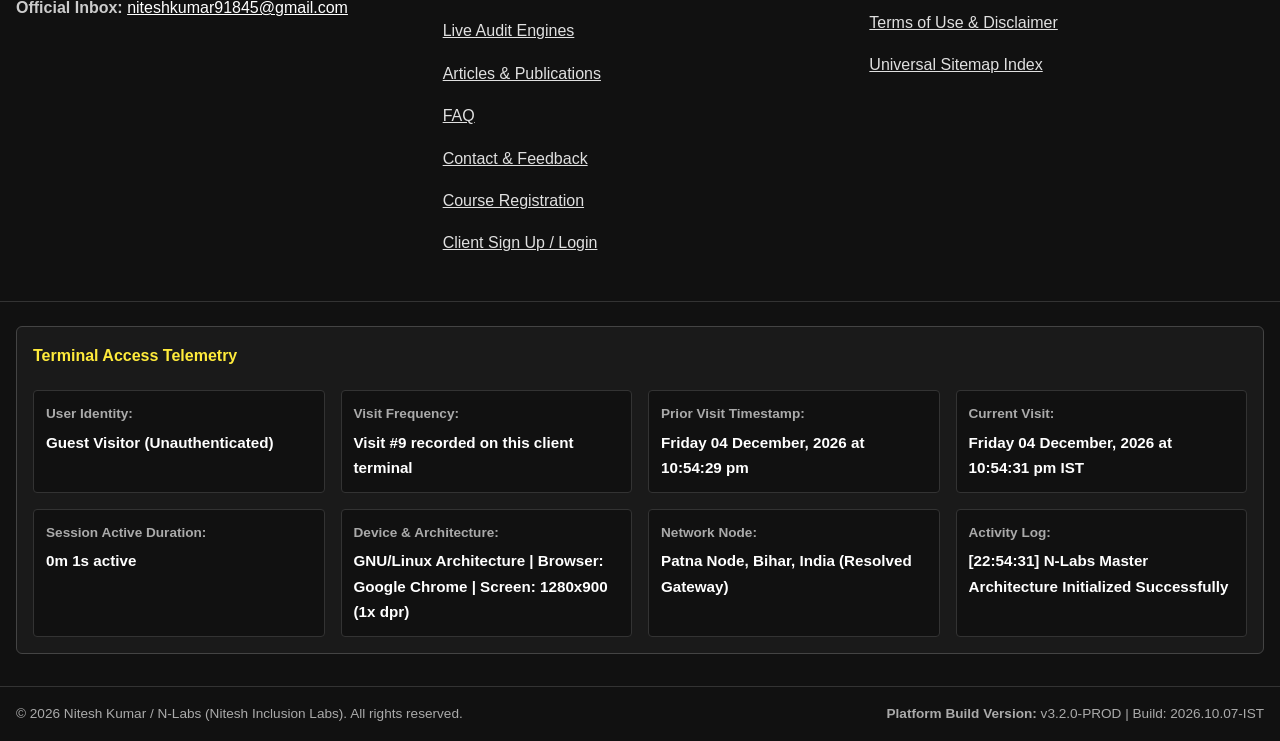
<file: services.html>
<!DOCTYPE html>
<html lang="en" dir="ltr">
<head>
  <!-- =====================================================================
       ENTERPRISE METADATA & ACCESSIBILITY DIRECTIVES
       Entity: N-Labs (Nitesh Inclusion Labs)
       Directorate: Nitesh Kumar (Founder, CEO & Director)
       Compliance Standards: W3C WCAG 2.0/2.1/2.2 (Level AAA) & WAI-ARIA 1.2
       Page Scope: Dedicated Enterprise Accessibility Services
       Timestamp: Wednesday, October 7, 2026 - IST
       ===================================================================== -->
  <meta charset="UTF-8">
  <meta name="viewport" content="width=device-width, initial-scale=1.0">
  <title>Enterprise Services | N-Labs (Nitesh Inclusion Labs) - Audits & Remediation</title>
  
  <meta name="description" content="Explore the 5 core enterprise digital accessibility services provided by N-Labs under Nitesh Kumar: Comprehensive WCAG 2.2 Audits, PDF/UA Document Remediation, Developer Code Remediation, Corporate Training, and Assistive UAT.">
  <meta name="keywords" content="Accessibility Services, Web Accessibility Audits, PDF Remediation, PDF/UA, VPAT Creation, Section 508 Compliance, WCAG 2.2 AAA Audits, N-Labs Services, Nitesh Kumar">
  <meta name="author" content="Nitesh Kumar">
  <meta name="robots" content="index, follow">

  <!-- External Unified Stylesheet -->
  <link rel="stylesheet" href="style.css">
</head>
<body>

  <!-- =====================================================================
       1. ACCESSIBLE SKIP LINKS (WCAG 2.4.1 BYPASS BLOCKS)
       ===================================================================== -->
  <nav class="skip-links-region" aria-label="Skip links">
    <a href="#main-content" class="skip-link">Skip to Main Content</a>
    <a href="#menu-toggle-btn" class="skip-link">Skip to Website Navigation</a>
    <a href="#footer-landmark" class="skip-link">Skip to Footer</a>
  </nav>

  <!-- =====================================================================
       2. TOP ENVIRONMENTAL TELEMETRY RIBBON
       ===================================================================== -->
  <div class="telemetry-ribbon" aria-label="Environmental live status">
    <div class="container ribbon-grid">
      <div class="ribbon-block">
        <span id="live-greeting" class="ribbon-highlight">Good Afternoon | Welcome to N-Labs</span>
        <span class="divider" aria-hidden="true">|</span>
        <span id="live-clock" tabindex="0">05:02:58 PM</span>
      </div>
      <div class="ribbon-block">
        <span id="live-date" tabindex="0">Wednesday, 07 October 2026</span>
      </div>
      <div class="ribbon-block">
        <span id="live-location" tabindex="0">Patna, Bihar, India</span>
        <span class="divider" aria-hidden="true">|</span>
        <span id="live-weather" tabindex="0">29°C | Clear | AQI: 118</span>
      </div>
      <div class="ribbon-block ribbon-quote-box" aria-hidden="true">
        <span class="quote-title">Thought: </span>
        <span id="dynamic-quote" class="quote-text">Universal design makes independence an unconditional reality.</span>
      </div>
    </div>
  </div>

  <!-- =====================================================================
       3. CROSS-DISABILITY ACCESSIBILITY DISPLAY CONTROLS
       ===================================================================== -->
  <div class="a11y-toolbar-region">
    <div class="container a11y-toolbar-flex">
      <span class="toolbar-title" id="toolbar-heading">Accessibility Aids:</span>
      <div class="toolbar-buttons" role="group" aria-labelledby="toolbar-heading">
        <button type="button" id="btn-contrast" class="tool-btn" aria-pressed="false">High Contrast</button>
        <button type="button" id="btn-dyslexic" class="tool-btn" aria-pressed="false">Dyslexic Font</button>
        <button type="button" id="btn-text-inc" class="tool-btn" aria-label="Increase text size">Font +</button>
        <button type="button" id="btn-text-dec" class="tool-btn" aria-label="Decrease text size">Font -</button>
        <button type="button" id="btn-reset-pref" class="tool-btn" aria-label="Reset display preferences">Reset</button>
      </div>
    </div>
  </div>

  <!-- =====================================================================
       4. HEADER LANDMARK (ROLE="BANNER")
       ===================================================================== -->
  <header role="banner" class="site-header">
    <div class="container header-flex">
      
      <!-- Brand & Leadership Summary -->
      <div class="branding-group">
        <h1 id="site-heading">
          <span class="brand-title">N-Labs</span> 
          <span class="brand-subtitle">(Nitesh Inclusion Labs)</span>
        </h1>
        <p class="brand-tagline">Enterprise Accessibility Auditing, Technical Code Remediation & Corporate Inclusion Services</p>
        
        <button type="button" id="btn-profile-drawer" class="btn-drawer-toggle" aria-expanded="false" aria-controls="founder-profile-drawer">
          <span id="drawer-toggle-text">Show Leadership Synopsis &darr;</span>
        </button>

        <div id="founder-profile-drawer" class="profile-drawer-content" hidden>
          <div class="drawer-card">
            <h3>Leadership & Identity Profile</h3>
            <p><strong>Founder, CEO & Director:</strong> Nitesh Kumar</p>
            <p><strong>Operational Philosophy:</strong> 100% Visually Impaired, daily native screen reader power user (NVDA, TalkBack, JAWS). Providing authentic non-visual verification combined with international compliance engineering.</p>
            <p><strong>Credentials:</strong> NAB Delhi DADCA, NIIT Career Edge IT (94%), Deque IAAP CPACC Track, Web Accessibility Fundamentals, and Accessible Document Specialist (ADS).</p>
            <p><strong>Base:</strong> Dinkar Nagar, Dahi Bhatta, Masaurhi, Patna, Bihar, India (PIN: 804452).</p>
            <p><a href="about.html" class="btn-link">Read Full Founder Journey on About Page &rarr;</a></p>
          </div>
        </div>
      </div>

      <!-- Navigation & Header Search -->
      <div class="header-menu-container">
        
        <form id="universal-search" role="search" aria-label="Universal Site Search" class="universal-search-form" onsubmit="event.preventDefault(); window.executeGlobalSearch();">
          <label for="search-input" class="sr-only">Search all pages, courses, tools, and articles:</label>
          <div class="search-input-group">
            <input type="search" id="search-input" name="q" placeholder="Search entire portal..." required autocomplete="off">
            <button type="submit" class="btn-search-submit">Search</button>
          </div>
        </form>

        <button type="button" id="menu-toggle-btn" class="btn-menu-toggle" aria-expanded="false" aria-controls="global-dropdown-menu" aria-label="Open Website Main Navigation Menu">
          <span class="menu-icon" aria-hidden="true">&#9776;</span>
          <span class="menu-text">Website Menu</span>
        </button>

        <nav id="global-dropdown-menu" class="dropdown-menu-list" role="navigation" aria-label="Universal Site Pages" hidden>
          <ul class="menu-items">
            <li><a href="index.html" class="menu-link">1. Home Page</a></li>
            <li><a href="about.html" class="menu-link">2. About N-Labs (Story, Vision, Mission)</a></li>
            <li><a href="services.html" class="menu-link current-page" aria-current="page">3. Core Enterprise Services</a></li>
            <li><a href="courses.html" class="menu-link">4. Professional Courses (₹99 & ₹299 Batches)</a></li>
            <li><a href="tools.html" class="menu-link">5. Audit Engines & Tools</a></li>
            <li><a href="articles.html" class="menu-link">6. Articles & Publications</a></li>
            <li><a href="faq.html" class="menu-link">7. Frequently Asked Questions (FAQ)</a></li>
            <li><a href="contact.html" class="menu-link">8. Contact, Inquiries & Feedback</a></li>
            <li><a href="register.html" class="menu-link">9. Course Registration Portal</a></li>
            <li><a href="auth.html" class="menu-link">10. Client Portal Access (Sign Up / Login)</a></li>
            <li><a href="privacy.html" class="menu-link">11. Privacy Policy</a></li>
            <li><a href="terms.html" class="menu-link">12. Terms of Use & Disclaimer</a></li>
            <li><a href="sitemap.html" class="menu-link">13. Universal Sitemap Index</a></li>
          </ul>
        </nav>
      </div>

    </div>
  </header>

  <!-- =====================================================================
       5. MAIN PAGE LAYOUT: TWO-COLUMN ENTERPRISE GRID
       ===================================================================== -->
  <div class="container page-layout">

    <!-- ===================================================================
         MAIN LANDMARK (ROLE="MAIN")
         Contains: Overview and 5 Comprehensive Enterprise Services.
         =================================================================== -->
    <main id="main-content" role="main" tabindex="-1">

      <section class="card">
        <h2>Enterprise Digital Accessibility Services</h2>
        <p>
          At <strong>N-Labs (Nitesh Inclusion Labs)</strong>, digital accessibility is approached as mission-critical civil engineering. 
          Under the direct technical supervision of <strong>Nitesh Kumar</strong>, our practice provides organizations with an authentic, 
          dual-engine methodology: combining rigorous automated syntax sweeps with expert manual screen reader evaluations. 
        </p>
        <p>
          Whether your goal is satisfying international compliance mandates (ADA Title III, Section 508, European Accessibility Act EN 301 549, GIGW 3.0) 
          or unlocking full product operability for disabled users, our 5 core services deliver verified results.
        </p>
      </section>

      <!-- SERVICE 1 -->
      <section class="card">
        <h2>1. Comprehensive Web & Mobile Accessibility Auditing</h2>
        <p>
          Automated checkers miss over 60% of real-world barriers. Our full-scale auditing service delivers exhaustive evaluation across public websites, 
          enterprise SaaS applications, and native mobile platforms (Android and iOS).
        </p>
        <h3>Scope & Methodology</h3>
        <ul class="clean-bullet-list">
          <li><strong>Standards Evaluated:</strong> W3C WCAG 2.0, 2.1, and 2.2 across Levels A, AA, and AAA; Section 508; GIGW.</li>
          <li><strong>Dual-Engine Testing:</strong> Automated code scanning (axe-core, Lighthouse) coupled with 100% manual assistive interaction.</li>
          <li><strong>Assistive Tech Stack:</strong> NVDA and JAWS on Chromium/Firefox (Windows), VoiceOver on Safari (macOS/iOS), TalkBack on Chrome (Android).</li>
          <li><strong>Keyboard Only Verification:</strong> Systematic validation of tab order, focus indicators, modal dialog traps, and bypass mechanisms.</li>
        </ul>
        <h3>Deliverables Provided</h3>
        <p>
          A prioritized Executive Conformance Summary, a developer-ready Defect Sheet (with exact steps to reproduce and code snippets), 
          and an official Voluntary Product Accessibility Template (VPAT / ACR) ready for enterprise procurement.
        </p>
        <div class="auth-quick-actions">
          <a href="contact.html?service=audit" class="btn-primary-action">Commission an Audit &rarr;</a>
        </div>
      </section>

      <!-- SERVICE 2 -->
      <section class="card">
        <h2>2. PDF & Electronic Document Remediation (PDF/UA ISO 14289)</h2>
        <p>
          Inaccessible documents represent an invisible barrier across corporate annual reports, public policy notices, educational handouts, and banking statements. 
          Grounded in the <strong>Accessible Document Specialist (ADS)</strong> domain, N-Labs remediates high-volume document archives to full universal readability.
        </p>
        <h3>Scope & Methodology</h3>
        <ul class="clean-bullet-list">
          <li><strong>Supported Formats:</strong> Adobe PDF, Microsoft Word (.docx), Microsoft Excel (.xlsx), PowerPoint (.pptx).</li>
          <li><strong>Structural Tagging:</strong> Establishing logical document heading trees (H1–H6), paragraphs, lists, and artifact tags for decorative elements.</li>
          <li><strong>Complex Data Tables:</strong> Remediation of multi-tier tabular data with explicit row/column headers and scope mapping.</li>
          <li><strong>Alternative Text Formulation:</strong> Crafting concise, context-aware descriptions for charts, diagrams, and organizational logos.</li>
          <li><strong>Compliance Verification:</strong> PAC (PDF Accessibility Checker) validation alongside manual NVDA/TalkBack reading verification.</li>
        </ul>
        <h3>Deliverables Provided</h3>
        <p>
          100% tagged, certified accessible documents conforming to PDF/UA (ISO 14289) and WCAG 2.1/2.2 AA document standards.
        </p>
        <div class="auth-quick-actions">
          <a href="contact.html?service=remediation" class="btn-primary-action">Request Document Remediation &rarr;</a>
        </div>
      </section>

      <!-- SERVICE 3 -->
      <section class="card">
        <h2>3. Technical Developer Remediation & WAI-ARIA Engineering</h2>
        <p>
          Traditional audit reports frequently overwhelm developers with compliance jargon without providing actionable code. 
          N-Labs bridges the engineering gap by working directly within your code repository to supply clean, standards-compliant solutions.
        </p>
        <h3>Scope & Methodology</h3>
        <ul class="clean-bullet-list">
          <li><strong>Semantic HTML5 Refactoring:</strong> Replacing generic clickable divs with native semantic buttons, anchors, and form elements.</li>
          <li><strong>WAI-ARIA 1.2 Implementation:</strong> Correct application of landmark roles, aria-expanded, aria-controls, aria-live, and modal dialog patterns.</li>
          <li><strong>Focus Management Architecture:</strong> Writing vanilla JavaScript routines to handle focus trapping in popups and restoring focus on dismissal.</li>
          <li><strong>Custom Component Design:</strong> Engineering custom accordions, tabsets, carousels, and complex grids that mirror W3C APG patterns.</li>
        </ul>
        <h3>Deliverables Provided</h3>
        <p>
          Copy-paste production code snippets, pull request reviews, and direct consultations with your front-end development leads.
        </p>
        <div class="auth-quick-actions">
          <a href="contact.html?service=engineering" class="btn-primary-action">Hire Technical Consulting &rarr;</a>
        </div>
      </section>

      <!-- SERVICE 4 -->
      <section class="card">
        <h2>4. Corporate Accessibility Training & SOP Governance</h2>
        <p>
          Building sustainable digital inclusion requires shifting left—empowering your product managers, UI/UX designers, and quality assurance engineers 
          to incorporate accessibility into every sprint of the software development lifecycle (SDLC).
        </p>
        <h3>Scope & Methodology</h3>
        <ul class="clean-bullet-list">
          <li><strong>Executive Briefings:</strong> Understanding global compliance litigation, ADA risk mitigation, and the business ROI of universal access.</li>
          <li><strong>UI/UX Design Workshops:</strong> Color contrast rules, target sizing, non-color visual cues, and accessible wireframing.</li>
          <li><strong>QA & Tester Enablement:</strong> Practical keyboard-only test scripts, installing and operating NVDA for automated sprint checks.</li>
          <li><strong>Accessibility SOP Development:</strong> Crafting organization-wide Standard Operating Procedures and definition-of-done checklists.</li>
        </ul>
        <h3>Deliverables Provided</h3>
        <p>
          Interactive live training workshops via Google Meet, recorded session modules, customized QA checklists, and corporate design guides.
        </p>
        <div class="auth-quick-actions">
          <a href="contact.html?service=training" class="btn-primary-action">Schedule Corporate Training &rarr;</a>
        </div>
      </section>

      <!-- SERVICE 5 -->
      <section class="card">
        <h2>5. Native Assistive Device User Acceptance Testing (UAT)</h2>
        <p>
          Compliance on paper does not guarantee authentic usability. N-Labs conducts authentic User Acceptance Testing performed directly by 
          native screen reader power users who interact with assistive computing systems on a daily basis.
        </p>
        <h3>Scope & Methodology</h3>
        <ul class="clean-bullet-list">
          <li><strong>Real-World Task Completion:</strong> Validating critical user journeys including sign-up, complex checkouts, banking transfers, and form submissions.</li>
          <li><strong>Friction & Cognitive Load Analysis:</strong> Identifying verbose ARIA announcements, erratic focus shifts, and disruptive live region spamming.</li>
          <li><strong>Cross-Platform Compatibility:</strong> Verifying identical functional dignity across mobile (Android/iOS) and desktop platforms.</li>
        </ul>
        <h3>Deliverables Provided</h3>
        <p>
          Screen-recorded assistive testing videos with live spoken commentary, non-visual friction logs, and qualitative user experience feedback.
        </p>
        <div class="auth-quick-actions">
          <a href="contact.html?service=uat" class="btn-primary-action">Book Assistive UAT Testing &rarr;</a>
        </div>
      </section>

      <!-- Dynamic Search Results Display Container -->
      <section id="search-results-panel" class="card" style="display:none;">
        <h2>Universal Site Search Results</h2>
        <div id="search-results-container" role="region" aria-live="polite"></div>
        <button type="button" class="btn-search-close" onclick="document.getElementById('search-results-panel').style.display='none';">Close Search Results</button>
      </section>

    </main>
    <!-- END MAIN LANDMARK -->

    <!-- ===================================================================
         COMPLEMENTARY LANDMARK (ROLE="COMPLEMENTARY")
         Supporting sidebar content: Service guarantee, audit standards, and contact.
         =================================================================== -->
    <aside id="complementary-section" role="complementary" aria-label="Service Guarantees & Verification">
      
      <!-- Box 1: Verified Guarantees -->
      <section class="card">
        <h3>Our Service Guarantee</h3>
        <ul class="clean-bullet-list">
          <li><strong>Zero Automated-Only Fluff:</strong> Every audit is backed by thorough manual keyboard and screen reader verification.</li>
          <li><strong>Actionable Code Fixes:</strong> We deliver working code snippets, not vague compliance criticism.</li>
          <li><strong>Strict Confidentiality:</strong> Non-disclosure agreements (NDAs) respected across all commercial testing.</li>
          <li><strong>Authentic Expertise:</strong> Audited under lived non-visual operational rigor.</li>
        </ul>
      </section>

      <!-- Box 2: Quick Engagement -->
      <section class="card">
        <h3>Ready to Collaborate?</h3>
        <p>Discuss your compliance timeline, target platforms, or request a custom proposal:</p>
        <p><strong>Official Inbox:</strong> <a href="mailto:niteshkumar91845@gmail.com">niteshkumar91845@gmail.com</a></p>
        <div class="auth-quick-actions">
          <a href="contact.html" class="btn-auth-link">Contact Directorate</a>
        </div>
      </section>

      <!-- Box 3: Self-Service Tools -->
      <section class="card">
        <h3>Try Self-Service Engines</h3>
        <p>Run quick preliminary checks on code snippets or color contrast using our free client-side utilities:</p>
        <a href="tools.html" class="btn-read-more">Launch Free Tools &rarr;</a>
      </section>

    </aside>
    <!-- END COMPLEMENTARY LANDMARK -->

  </div>
  <!-- END TWO-COLUMN CONTAINER -->

  <!-- FLOATING GO TO TOP BUTTON -->
  <button type="button" class="btn-floating-top" id="btn-go-top" aria-label="Return directly to top of page">
    &uarr; Top
  </button>

  <!-- =====================================================================
       6. FOOTER LANDMARK (ROLE="CONTENTINFO")
       ===================================================================== -->
  <footer id="footer-landmark" role="contentinfo" tabindex="-1">
    
    <div class="container footer-content-grid">
      
      <div class="footer-col">
        <h3>N-Labs Headquarters</h3>
        <p><strong>Entity:</strong> N-Labs (Nitesh Inclusion Labs)</p>
        <p><strong>Founder, CEO & Director:</strong> Nitesh Kumar</p>
        <p><strong>Address:</strong> Dinkar Nagar, Dahi Bhatta, Masaurhi, Patna, Bihar, India (PIN: 804452)</p>
        <p><strong>Official Inbox:</strong> <a href="mailto:niteshkumar91845@gmail.com">niteshkumar91845@gmail.com</a></p>
      </div>

      <div class="footer-col">
        <h3>Quick Navigation Links</h3>
        <ul class="footer-links-list">
          <li><a href="index.html">Home Page</a></li>
          <li><a href="about.html">About N-Labs</a></li>
          <li><a href="services.html">Enterprise Services</a></li>
          <li><a href="courses.html">Training Courses (₹99 & ₹299)</a></li>
          <li><a href="tools.html">Live Audit Engines</a></li>
          <li><a href="articles.html">Articles & Publications</a></li>
          <li><a href="faq.html">FAQ</a></li>
          <li><a href="contact.html">Contact & Feedback</a></li>
          <li><a href="register.html">Course Registration</a></li>
          <li><a href="auth.html">Client Sign Up / Login</a></li>
        </ul>
      </div>

      <div class="footer-col">
        <h3>Compliance & Legal Directives</h3>
        <p>Engineered under the direct supervision of Nitesh Kumar in full conformance with W3C WAI-ARIA 1.2, WCAG 2.0/2.1/2.2 Levels A, AA, AAA, Section 508, and GIGW.</p>
        <ul class="footer-links-list">
          <li><a href="privacy.html">Privacy Policy</a></li>
          <li><a href="terms.html">Terms of Use & Disclaimer</a></li>
          <li><a href="sitemap.html">Universal Sitemap Index</a></li>
        </ul>
      </div>

    </div>

    <!-- Integrated Real-Time Access Telemetry -->
    <div class="container footer-telemetry-container">
      <div class="footer-telemetry-box">
        <h4>Terminal Access Telemetry</h4>
        <dl class="analytics-data-grid">
          <div class="data-item">
            <dt><strong>User Identity:</strong></dt>
            <dd id="telemetry-username">Guest Visitor (Unauthenticated)</dd>
          </div>
          <div class="data-item">
            <dt><strong>Visit Frequency:</strong></dt>
            <dd id="telemetry-visit-count">Calculating access frequency...</dd>
          </div>
          <div class="data-item">
            <dt><strong>Prior Visit Timestamp:</strong></dt>
            <dd id="telemetry-prior-date">Checking prior records...</dd>
          </div>
          <div class="data-item">
            <dt><strong>Current Visit:</strong></dt>
            <dd id="telemetry-current-date">Wednesday, October 7, 2026 - IST</dd>
          </div>
          <div class="data-item">
            <dt><strong>Session Active Duration:</strong></dt>
            <dd id="telemetry-session-duration">0m 0s</dd>
          </div>
          <div class="data-item">
            <dt><strong>Device & Architecture:</strong></dt>
            <dd id="telemetry-device">Detecting client platform...</dd>
          </div>
          <div class="data-item">
            <dt><strong>Network Node:</strong></dt>
            <dd id="telemetry-location">Patna Node, Bihar, India (Resolved)</dd>
          </div>
          <div class="data-item">
            <dt><strong>Activity Log:</strong></dt>
            <dd id="telemetry-activity-log">Services Page Initialized</dd>
          </div>
        </dl>
      </div>
    </div>

    <!-- Copyright & Version Stamp -->
    <div class="footer-bottom-bar">
      <div class="container footer-bottom-flex">
        <p class="copyright-text">&copy; 2026 Nitesh Kumar / N-Labs (Nitesh Inclusion Labs). All rights reserved.</p>
        <p class="version-stamp"><strong>Platform Build Version:</strong> v3.2.0-PROD | Build: 2026.10.07-IST</p>
      </div>
    </div>
  </footer>

  <!-- External Unified Logic Script -->
  <script src="script.js" defer></script>
</body>
</html>
</file>
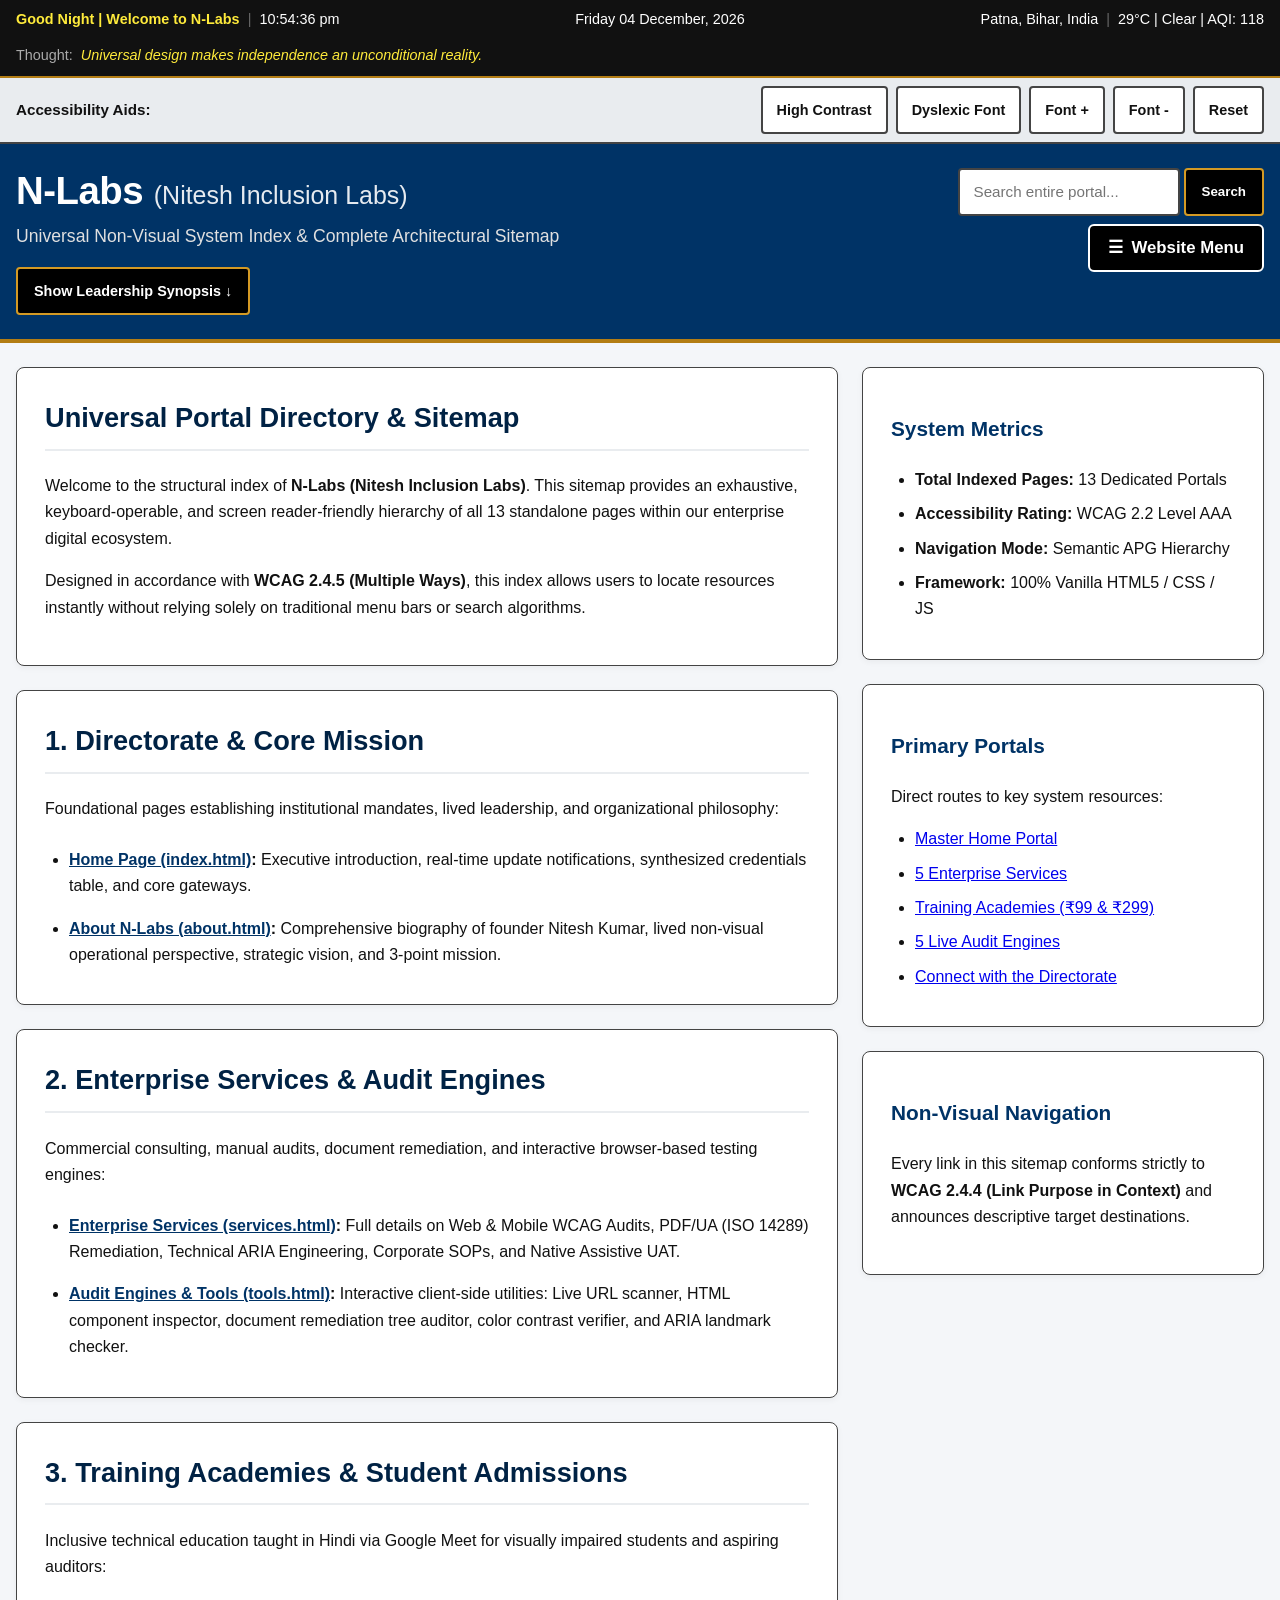
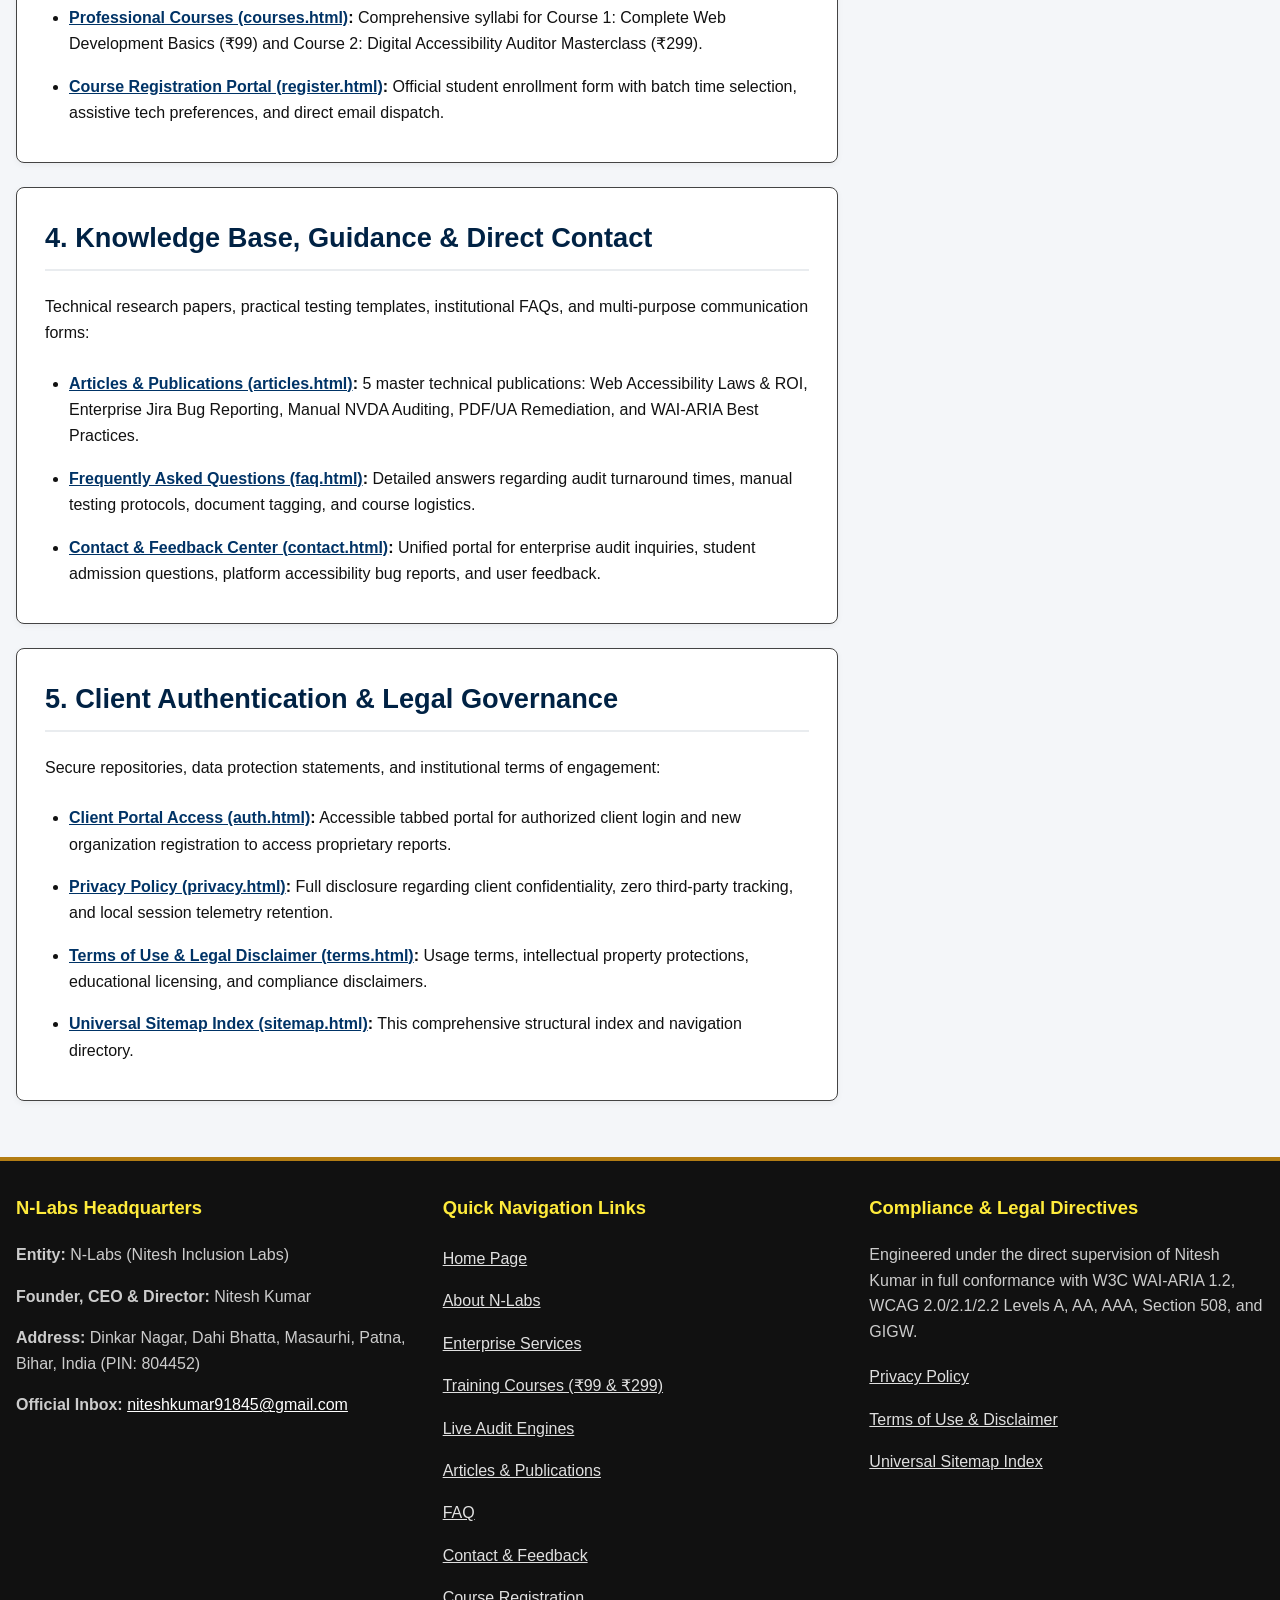
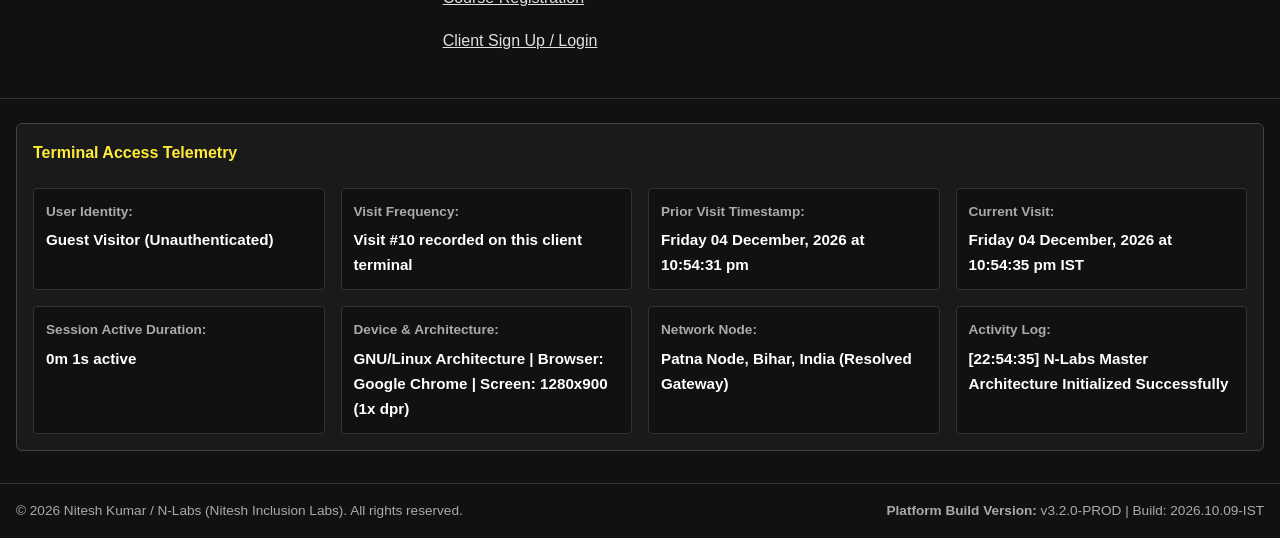
<file: sitemap.html>
<!DOCTYPE html>
<html lang="en" dir="ltr">
<head>
  <!-- =====================================================================
       ENTERPRISE METADATA & ACCESSIBILITY DIRECTIVES
       Entity: N-Labs (Nitesh Inclusion Labs)
       Directorate: Nitesh Kumar (Founder, CEO & Director)
       Compliance Standards: W3C WCAG 2.0/2.1/2.2 (Level AAA) & WAI-ARIA 1.2
       Page Scope: Dedicated Universal System Index & Portal Sitemap
       Timestamp: Friday, October 9, 2026 - IST
       ===================================================================== -->
  <meta charset="UTF-8">
  <meta name="viewport" content="width=device-width, initial-scale=1.0">
  <title>Universal Sitemap Index | N-Labs (Nitesh Inclusion Labs) - Complete Portal Map</title>
  
  <meta name="description" content="Comprehensive non-visual system index and sitemap for N-Labs. Rapidly discover and navigate all enterprise accessibility pages, tools, courses, and legal resources.">
  <meta name="keywords" content="N-Labs Sitemap, Accessibility Portal Directory, Screen Reader Sitemap, WCAG Site Index, Nitesh Kumar System Map">
  <meta name="author" content="Nitesh Kumar">
  <meta name="robots" content="index, follow">

  <!-- External Unified Stylesheet -->
  <link rel="stylesheet" href="style.css">
</head>
<body>

  <!-- =====================================================================
       1. ACCESSIBLE SKIP LINKS (WCAG 2.4.1 BYPASS BLOCKS)
       ===================================================================== -->
  <nav class="skip-links-region" aria-label="Skip links">
    <a href="#main-content" class="skip-link">Skip to Main Content</a>
    <a href="#menu-toggle-btn" class="skip-link">Skip to Website Navigation</a>
    <a href="#footer-landmark" class="skip-link">Skip to Footer</a>
  </nav>

  <!-- =====================================================================
       2. TOP ENVIRONMENTAL TELEMETRY RIBBON
       ===================================================================== -->
  <div class="telemetry-ribbon" aria-label="Environmental live status">
    <div class="container ribbon-grid">
      <div class="ribbon-block">
        <span id="live-greeting" class="ribbon-highlight">Good Afternoon | Welcome to N-Labs</span>
        <span class="divider" aria-hidden="true">|</span>
        <span id="live-clock" tabindex="0">03:45:34 PM</span>
      </div>
      <div class="ribbon-block">
        <span id="live-date" tabindex="0">Friday, 09 October 2026</span>
      </div>
      <div class="ribbon-block">
        <span id="live-location" tabindex="0">Patna, Bihar, India</span>
        <span class="divider" aria-hidden="true">|</span>
        <span id="live-weather" tabindex="0">29°C | Clear | AQI: 118</span>
      </div>
      <div class="ribbon-block ribbon-quote-box" aria-hidden="true">
        <span class="quote-title">Thought: </span>
        <span id="dynamic-quote" class="quote-text">Universal design makes independence an unconditional reality.</span>
      </div>
    </div>
  </div>

  <!-- =====================================================================
       3. CROSS-DISABILITY ACCESSIBILITY DISPLAY CONTROLS
       ===================================================================== -->
  <div class="a11y-toolbar-region">
    <div class="container a11y-toolbar-flex">
      <span class="toolbar-title" id="toolbar-heading">Accessibility Aids:</span>
      <div class="toolbar-buttons" role="group" aria-labelledby="toolbar-heading">
        <button type="button" id="btn-contrast" class="tool-btn" aria-pressed="false">High Contrast</button>
        <button type="button" id="btn-dyslexic" class="tool-btn" aria-pressed="false">Dyslexic Font</button>
        <button type="button" id="btn-text-inc" class="tool-btn" aria-label="Increase text size">Font +</button>
        <button type="button" id="btn-text-dec" class="tool-btn" aria-label="Decrease text size">Font -</button>
        <button type="button" id="btn-reset-pref" class="tool-btn" aria-label="Reset display preferences">Reset</button>
      </div>
    </div>
  </div>

  <!-- =====================================================================
       4. HEADER LANDMARK (ROLE="BANNER")
       ===================================================================== -->
  <header role="banner" class="site-header">
    <div class="container header-flex">
      
      <!-- Brand & Leadership Summary -->
      <div class="branding-group">
        <h1 id="site-heading">
          <span class="brand-title">N-Labs</span> 
          <span class="brand-subtitle">(Nitesh Inclusion Labs)</span>
        </h1>
        <p class="brand-tagline">Universal Non-Visual System Index & Complete Architectural Sitemap</p>
        
        <button type="button" id="btn-profile-drawer" class="btn-drawer-toggle" aria-expanded="false" aria-controls="founder-profile-drawer">
          <span id="drawer-toggle-text">Show Leadership Synopsis &darr;</span>
        </button>

        <div id="founder-profile-drawer" class="profile-drawer-content" hidden>
          <div class="drawer-card">
            <h3>Leadership & Identity Profile</h3>
            <p><strong>Founder, CEO & Director:</strong> Nitesh Kumar</p>
            <p><strong>System Architecture:</strong> 100% Visually Impaired, daily native screen reader user (NVDA, TalkBack, JAWS). The entire ecosystem structure is organized into a clean, predictable navigation hierarchy with zero dead links.</p>
            <p><strong>Credentials:</strong> NAB Delhi DADCA, NIIT Career Edge IT (94%), Deque IAAP CPACC Track, Web Accessibility Fundamentals, and Accessible Document Specialist (ADS).</p>
            <p><strong>Base:</strong> Dinkar Nagar, Dahi Bhatta, Masaurhi, Patna, Bihar, India (PIN: 804452).</p>
            <p><a href="about.html" class="btn-link">Read Full Founder Journey on About Page &rarr;</a></p>
          </div>
        </div>
      </div>

      <!-- Navigation & Header Search -->
      <div class="header-menu-container">
        
        <form id="universal-search" role="search" aria-label="Universal Site Search" class="universal-search-form" onsubmit="event.preventDefault(); window.executeGlobalSearch();">
          <label for="search-input" class="sr-only">Search all pages, courses, tools, and articles:</label>
          <div class="search-input-group">
            <input type="search" id="search-input" name="q" placeholder="Search entire portal..." required autocomplete="off">
            <button type="submit" class="btn-search-submit">Search</button>
          </div>
        </form>

        <button type="button" id="menu-toggle-btn" class="btn-menu-toggle" aria-expanded="false" aria-controls="global-dropdown-menu" aria-label="Open Website Main Navigation Menu">
          <span class="menu-icon" aria-hidden="true">&#9776;</span>
          <span class="menu-text">Website Menu</span>
        </button>

        <nav id="global-dropdown-menu" class="dropdown-menu-list" role="navigation" aria-label="Universal Site Pages" hidden>
          <ul class="menu-items">
            <li><a href="index.html" class="menu-link">1. Home Page</a></li>
            <li><a href="about.html" class="menu-link">2. About N-Labs (Story, Vision, Mission)</a></li>
            <li><a href="services.html" class="menu-link">3. Core Enterprise Services</a></li>
            <li><a href="courses.html" class="menu-link">4. Professional Courses (₹99 & ₹299 Batches)</a></li>
            <li><a href="tools.html" class="menu-link">5. Audit Engines & Tools</a></li>
            <li><a href="articles.html" class="menu-link">6. Articles & Publications</a></li>
            <li><a href="faq.html" class="menu-link">7. Frequently Asked Questions (FAQ)</a></li>
            <li><a href="contact.html" class="menu-link">8. Contact, Inquiries & Feedback</a></li>
            <li><a href="register.html" class="menu-link">9. Course Registration Portal</a></li>
            <li><a href="auth.html" class="menu-link">10. Client Portal Access (Sign Up / Login)</a></li>
            <li><a href="privacy.html" class="menu-link">11. Privacy Policy</a></li>
            <li><a href="terms.html" class="menu-link">12. Terms of Use & Disclaimer</a></li>
            <li><a href="sitemap.html" class="menu-link current-page" aria-current="page">13. Universal Sitemap Index</a></li>
          </ul>
        </nav>
      </div>

    </div>
  </header>

  <!-- =====================================================================
       5. MAIN PAGE LAYOUT: TWO-COLUMN ENTERPRISE GRID
       ===================================================================== -->
  <div class="container page-layout">

    <!-- ===================================================================
         MAIN LANDMARK (ROLE="MAIN")
         Contains: Overview and Categorized Semantic Portal Index.
         =================================================================== -->
    <main id="main-content" role="main" tabindex="-1">

      <section class="card">
        <h2>Universal Portal Directory & Sitemap</h2>
        <p>
          Welcome to the structural index of <strong>N-Labs (Nitesh Inclusion Labs)</strong>. 
          This sitemap provides an exhaustive, keyboard-operable, and screen reader-friendly hierarchy of all 13 standalone pages 
          within our enterprise digital ecosystem.
        </p>
        <p>
          Designed in accordance with <strong>WCAG 2.4.5 (Multiple Ways)</strong>, this index allows users to locate resources 
          instantly without relying solely on traditional menu bars or search algorithms.
        </p>
      </section>

      <!-- SECTION 1: CORE PORTAL & LEADERSHIP -->
      <section class="card">
        <h2>1. Directorate & Core Mission</h2>
        <p>Foundational pages establishing institutional mandates, lived leadership, and organizational philosophy:</p>
        
        <ul class="clean-bullet-list">
          <li>
            <strong><a href="index.html" class="btn-read-more">Home Page (index.html)</a>:</strong>
            Executive introduction, real-time update notifications, synthesized credentials table, and core gateways.
          </li>
          <li>
            <strong><a href="about.html" class="btn-read-more">About N-Labs (about.html)</a>:</strong>
            Comprehensive biography of founder Nitesh Kumar, lived non-visual operational perspective, strategic vision, and 3-point mission.
          </li>
        </ul>
      </section>

      <!-- SECTION 2: SERVICES & TESTING UTILITIES -->
      <section class="card">
        <h2>2. Enterprise Services & Audit Engines</h2>
        <p>Commercial consulting, manual audits, document remediation, and interactive browser-based testing engines:</p>
        
        <ul class="clean-bullet-list">
          <li>
            <strong><a href="services.html" class="btn-read-more">Enterprise Services (services.html)</a>:</strong>
            Full details on Web & Mobile WCAG Audits, PDF/UA (ISO 14289) Remediation, Technical ARIA Engineering, Corporate SOPs, and Native Assistive UAT.
          </li>
          <li>
            <strong><a href="tools.html" class="btn-read-more">Audit Engines & Tools (tools.html)</a>:</strong>
            Interactive client-side utilities: Live URL scanner, HTML component inspector, document remediation tree auditor, color contrast verifier, and ARIA landmark checker.
          </li>
        </ul>
      </section>

      <!-- SECTION 3: ACADEMIES & REGISTRATION -->
      <section class="card">
        <h2>3. Training Academies & Student Admissions</h2>
        <p>Inclusive technical education taught in Hindi via Google Meet for visually impaired students and aspiring auditors:</p>
        
        <ul class="clean-bullet-list">
          <li>
            <strong><a href="courses.html" class="btn-read-more">Professional Courses (courses.html)</a>:</strong>
            Comprehensive syllabi for Course 1: Complete Web Development Basics (₹99) and Course 2: Digital Accessibility Auditor Masterclass (₹299).
          </li>
          <li>
            <strong><a href="register.html" class="btn-read-more">Course Registration Portal (register.html)</a>:</strong>
            Official student enrollment form with batch time selection, assistive tech preferences, and direct email dispatch.
          </li>
        </ul>
      </section>

      <!-- SECTION 4: KNOWLEDGE BASE & OUTREACH -->
      <section class="card">
        <h2>4. Knowledge Base, Guidance & Direct Contact</h2>
        <p>Technical research papers, practical testing templates, institutional FAQs, and multi-purpose communication forms:</p>
        
        <ul class="clean-bullet-list">
          <li>
            <strong><a href="articles.html" class="btn-read-more">Articles & Publications (articles.html)</a>:</strong>
            5 master technical publications: Web Accessibility Laws & ROI, Enterprise Jira Bug Reporting, Manual NVDA Auditing, PDF/UA Remediation, and WAI-ARIA Best Practices.
          </li>
          <li>
            <strong><a href="faq.html" class="btn-read-more">Frequently Asked Questions (faq.html)</a>:</strong>
            Detailed answers regarding audit turnaround times, manual testing protocols, document tagging, and course logistics.
          </li>
          <li>
            <strong><a href="contact.html" class="btn-read-more">Contact & Feedback Center (contact.html)</a>:</strong>
            Unified portal for enterprise audit inquiries, student admission questions, platform accessibility bug reports, and user feedback.
          </li>
        </ul>
      </section>

      <!-- SECTION 5: ACCESS & LEGAL GOVERNANCE -->
      <section class="card">
        <h2>5. Client Authentication & Legal Governance</h2>
        <p>Secure repositories, data protection statements, and institutional terms of engagement:</p>
        
        <ul class="clean-bullet-list">
          <li>
            <strong><a href="auth.html" class="btn-read-more">Client Portal Access (auth.html)</a>:</strong>
            Accessible tabbed portal for authorized client login and new organization registration to access proprietary reports.
          </li>
          <li>
            <strong><a href="privacy.html" class="btn-read-more">Privacy Policy (privacy.html)</a>:</strong>
            Full disclosure regarding client confidentiality, zero third-party tracking, and local session telemetry retention.
          </li>
          <li>
            <strong><a href="terms.html" class="btn-read-more">Terms of Use & Legal Disclaimer (terms.html)</a>:</strong>
            Usage terms, intellectual property protections, educational licensing, and compliance disclaimers.
          </li>
          <li>
            <strong><a href="sitemap.html" class="btn-read-more">Universal Sitemap Index (sitemap.html)</a>:</strong>
            This comprehensive structural index and navigation directory.
          </li>
        </ul>
      </section>

      <!-- Dynamic Search Results Display Container -->
      <section id="search-results-panel" class="card" style="display:none;">
        <h2>Universal Site Search Results</h2>
        <div id="search-results-container" role="region" aria-live="polite"></div>
        <button type="button" class="btn-search-close" onclick="document.getElementById('search-results-panel').style.display='none';">Close Search Results</button>
      </section>

    </main>
    <!-- END MAIN LANDMARK -->

    <!-- ===================================================================
         COMPLEMENTARY LANDMARK (ROLE="COMPLEMENTARY")
         Supporting sidebar content: Direct search, system version, quick actions.
         =================================================================== -->
    <aside id="complementary-section" role="complementary" aria-label="System Architecture and Navigation Assistance">
      
      <!-- Box 1: Directory Metrics -->
      <section class="card">
        <h3>System Metrics</h3>
        <ul class="clean-bullet-list">
          <li><strong>Total Indexed Pages:</strong> 13 Dedicated Portals</li>
          <li><strong>Accessibility Rating:</strong> WCAG 2.2 Level AAA</li>
          <li><strong>Navigation Mode:</strong> Semantic APG Hierarchy</li>
          <li><strong>Framework:</strong> 100% Vanilla HTML5 / CSS / JS</li>
        </ul>
      </section>

      <!-- Box 2: Quick Jump -->
      <section class="card">
        <h3>Primary Portals</h3>
        <p>Direct routes to key system resources:</p>
        <ul class="clean-bullet-list">
          <li><a href="index.html">Master Home Portal</a></li>
          <li><a href="services.html">5 Enterprise Services</a></li>
          <li><a href="courses.html">Training Academies (₹99 & ₹299)</a></li>
          <li><a href="tools.html">5 Live Audit Engines</a></li>
          <li><a href="contact.html">Connect with the Directorate</a></li>
        </ul>
      </section>

      <!-- Box 3: Verification Note -->
      <section class="card">
        <h3>Non-Visual Navigation</h3>
        <p>Every link in this sitemap conforms strictly to <strong>WCAG 2.4.4 (Link Purpose in Context)</strong> and announces descriptive target destinations.</p>
      </section>

    </aside>
    <!-- END COMPLEMENTARY LANDMARK -->

  </div>
  <!-- END TWO-COLUMN CONTAINER -->

  <!-- FLOATING GO TO TOP BUTTON -->
  <button type="button" class="btn-floating-top" id="btn-go-top" aria-label="Return directly to top of page">
    &uarr; Top
  </button>

  <!-- =====================================================================
       6. FOOTER LANDMARK (ROLE="CONTENTINFO")
       ===================================================================== -->
  <footer id="footer-landmark" role="contentinfo" tabindex="-1">
    
    <div class="container footer-content-grid">
      
      <div class="footer-col">
        <h3>N-Labs Headquarters</h3>
        <p><strong>Entity:</strong> N-Labs (Nitesh Inclusion Labs)</p>
        <p><strong>Founder, CEO & Director:</strong> Nitesh Kumar</p>
        <p><strong>Address:</strong> Dinkar Nagar, Dahi Bhatta, Masaurhi, Patna, Bihar, India (PIN: 804452)</p>
        <p><strong>Official Inbox:</strong> <a href="mailto:niteshkumar91845@gmail.com">niteshkumar91845@gmail.com</a></p>
      </div>

      <div class="footer-col">
        <h3>Quick Navigation Links</h3>
        <ul class="footer-links-list">
          <li><a href="index.html">Home Page</a></li>
          <li><a href="about.html">About N-Labs</a></li>
          <li><a href="services.html">Enterprise Services</a></li>
          <li><a href="courses.html">Training Courses (₹99 & ₹299)</a></li>
          <li><a href="tools.html">Live Audit Engines</a></li>
          <li><a href="articles.html">Articles & Publications</a></li>
          <li><a href="faq.html">FAQ</a></li>
          <li><a href="contact.html">Contact & Feedback</a></li>
          <li><a href="register.html">Course Registration</a></li>
          <li><a href="auth.html">Client Sign Up / Login</a></li>
        </ul>
      </div>

      <div class="footer-col">
        <h3>Compliance & Legal Directives</h3>
        <p>Engineered under the direct supervision of Nitesh Kumar in full conformance with W3C WAI-ARIA 1.2, WCAG 2.0/2.1/2.2 Levels A, AA, AAA, Section 508, and GIGW.</p>
        <ul class="footer-links-list">
          <li><a href="privacy.html">Privacy Policy</a></li>
          <li><a href="terms.html">Terms of Use & Disclaimer</a></li>
          <li><a href="sitemap.html">Universal Sitemap Index</a></li>
        </ul>
      </div>

    </div>

    <!-- Integrated Real-Time Access Telemetry -->
    <div class="container footer-telemetry-container">
      <div class="footer-telemetry-box">
        <h4>Terminal Access Telemetry</h4>
        <dl class="analytics-data-grid">
          <div class="data-item">
            <dt><strong>User Identity:</strong></dt>
            <dd id="telemetry-username">Guest Visitor (Unauthenticated)</dd>
          </div>
          <div class="data-item">
            <dt><strong>Visit Frequency:</strong></dt>
            <dd id="telemetry-visit-count">Calculating access frequency...</dd>
          </div>
          <div class="data-item">
            <dt><strong>Prior Visit Timestamp:</strong></dt>
            <dd id="telemetry-prior-date">Checking prior records...</dd>
          </div>
          <div class="data-item">
            <dt><strong>Current Visit:</strong></dt>
            <dd id="telemetry-current-date">Friday, October 9, 2026 - IST</dd>
          </div>
          <div class="data-item">
            <dt><strong>Session Active Duration:</strong></dt>
            <dd id="telemetry-session-duration">0m 0s</dd>
          </div>
          <div class="data-item">
            <dt><strong>Device & Architecture:</strong></dt>
            <dd id="telemetry-device">Detecting client platform...</dd>
          </div>
          <div class="data-item">
            <dt><strong>Network Node:</strong></dt>
            <dd id="telemetry-location">Patna Node, Bihar, India (Resolved)</dd>
          </div>
          <div class="data-item">
            <dt><strong>Activity Log:</strong></dt>
            <dd id="telemetry-activity-log">Sitemap Page Initialized</dd>
          </div>
        </dl>
      </div>
    </div>

    <!-- Copyright & Version Stamp -->
    <div class="footer-bottom-bar">
      <div class="container footer-bottom-flex">
        <p class="copyright-text">&copy; 2026 Nitesh Kumar / N-Labs (Nitesh Inclusion Labs). All rights reserved.</p>
        <p class="version-stamp"><strong>Platform Build Version:</strong> v3.2.0-PROD | Build: 2026.10.09-IST</p>
      </div>
    </div>
  </footer>

  <!-- External Unified Logic Script -->
  <script src="script.js" defer></script>
</body>
</html>
</file>
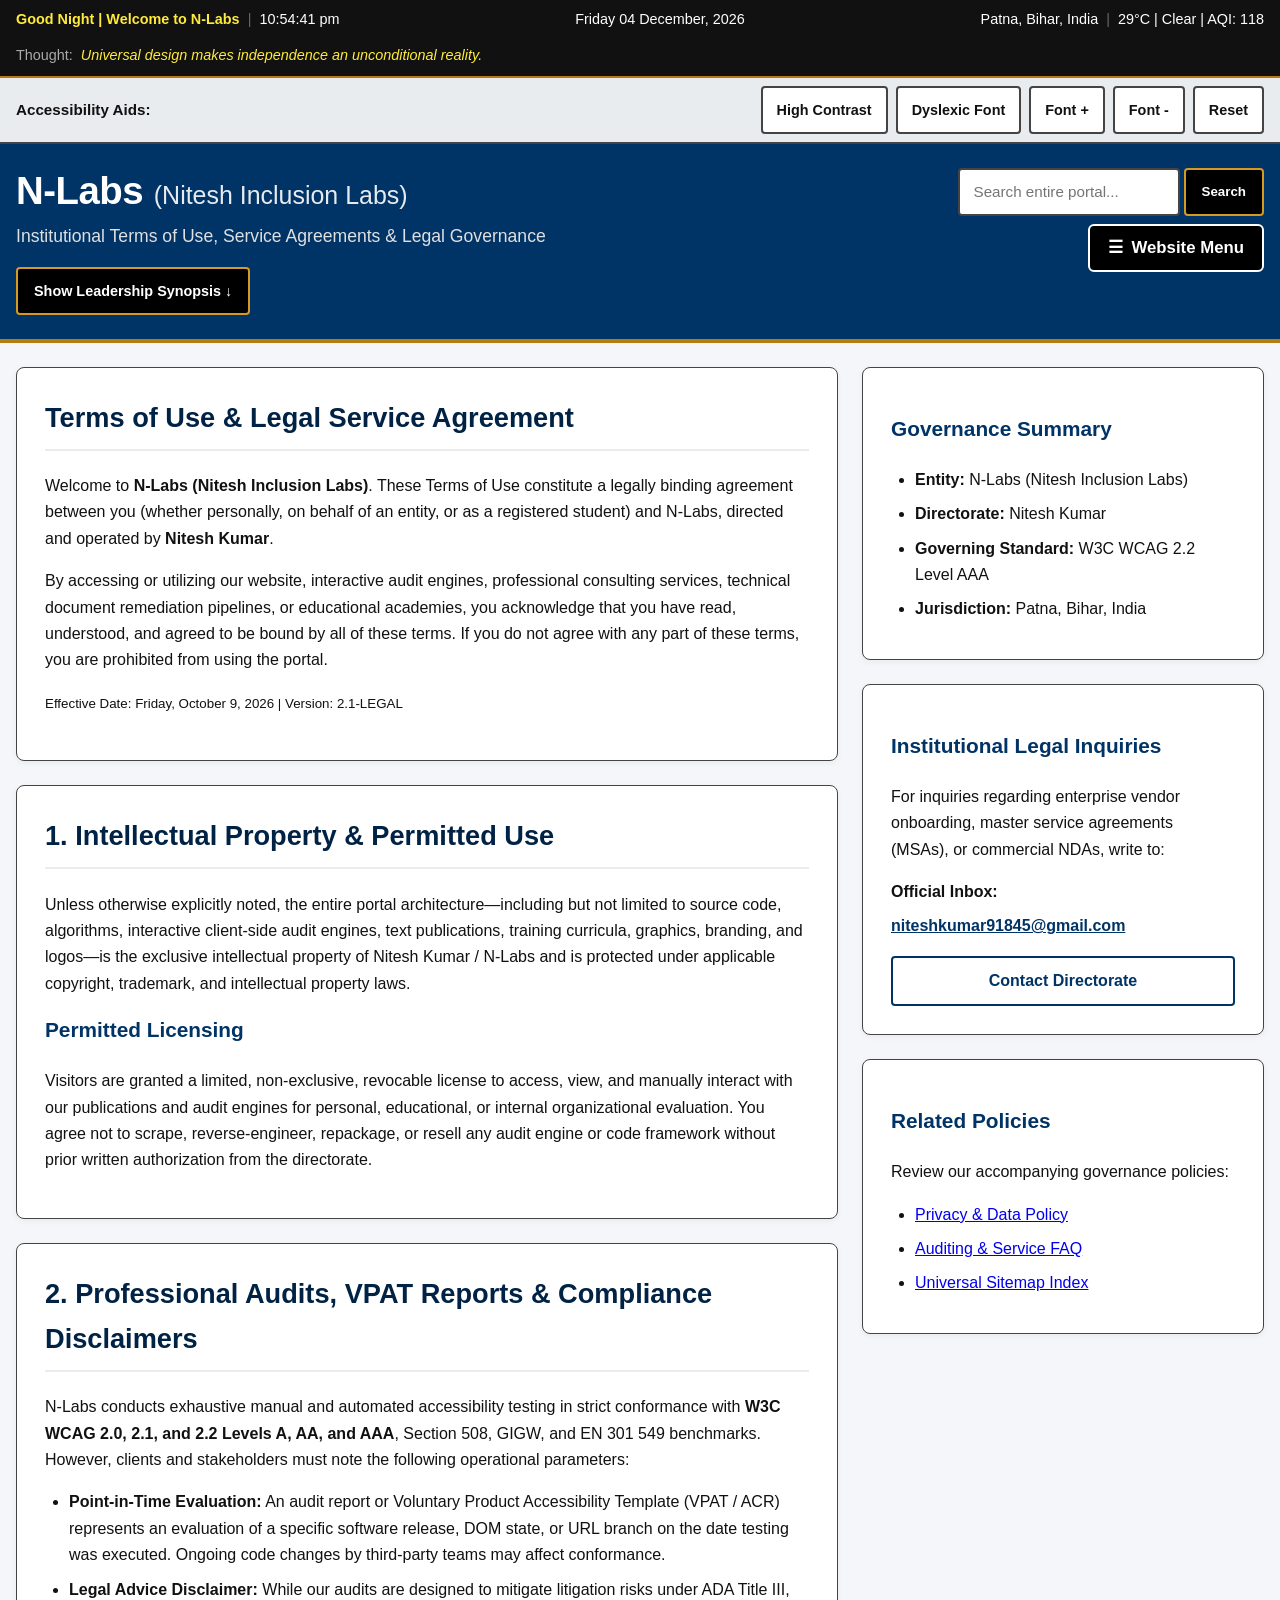
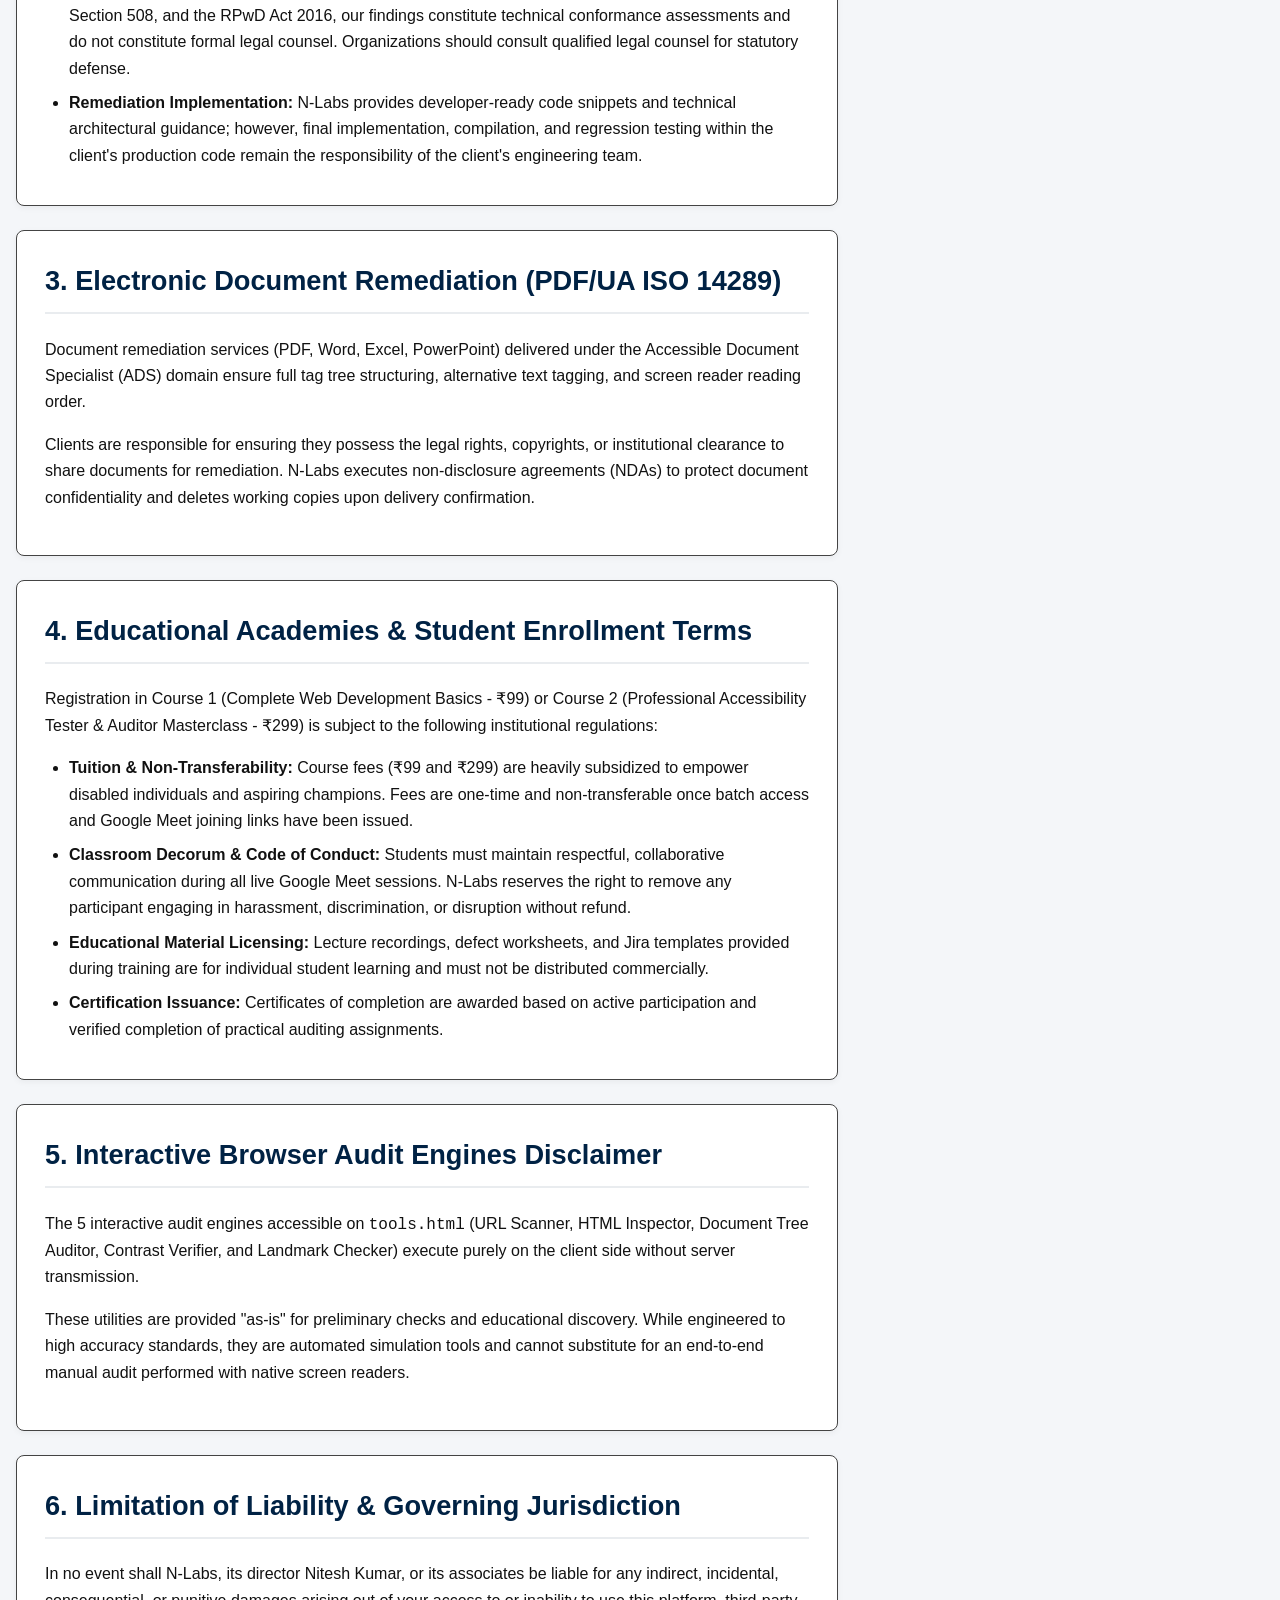
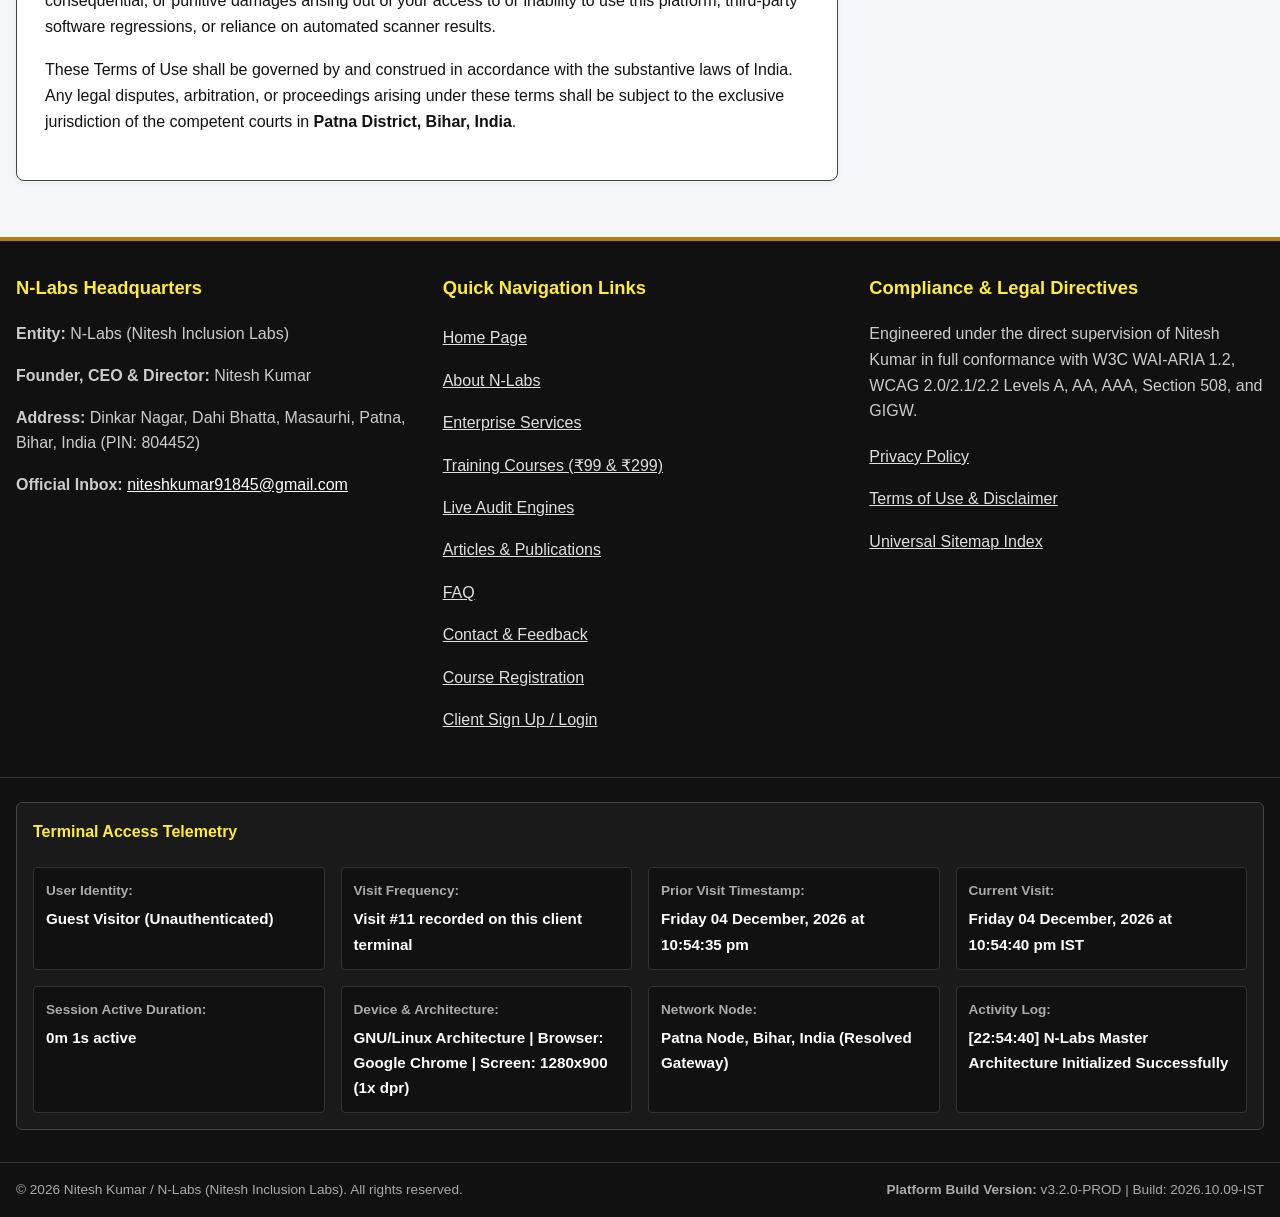
<file: terms.html>
<!DOCTYPE html>
<html lang="en" dir="ltr">
<head>
  <!-- =====================================================================
       ENTERPRISE METADATA & ACCESSIBILITY DIRECTIVES
       Entity: N-Labs (Nitesh Inclusion Labs)
       Directorate: Nitesh Kumar (Founder, CEO & Director)
       Compliance Standards: W3C WCAG 2.0/2.1/2.2 (Level AAA) & WAI-ARIA 1.2
       Page Scope: Terms of Use, Service Agreement & Legal Disclaimers
       Timestamp: Friday, October 9, 2026 - IST
       ===================================================================== -->
  <meta charset="UTF-8">
  <meta name="viewport" content="width=device-width, initial-scale=1.0">
  <title>Terms of Use & Legal Disclaimer | N-Labs (Nitesh Inclusion Labs)</title>
  
  <meta name="description" content="Official Terms of Use and Legal Disclaimers governing N-Labs. Guidelines regarding accessibility audit deliverables, intellectual property, document remediation, training academies, and platform usage.">
  <meta name="keywords" content="N-Labs Terms of Use, Accessibility Legal Terms, Audit Service Agreement, VPAT Disclaimer, Educational Terms, Nitesh Kumar Legal">
  <meta name="author" content="Nitesh Kumar">
  <meta name="robots" content="index, follow">

  <!-- External Unified Stylesheet -->
  <link rel="stylesheet" href="style.css">
</head>
<body>

  <!-- =====================================================================
       1. ACCESSIBLE SKIP LINKS (WCAG 2.4.1 BYPASS BLOCKS)
       ===================================================================== -->
  <nav class="skip-links-region" aria-label="Skip links">
    <a href="#main-content" class="skip-link">Skip to Main Content</a>
    <a href="#menu-toggle-btn" class="skip-link">Skip to Website Navigation</a>
    <a href="#footer-landmark" class="skip-link">Skip to Footer</a>
  </nav>

  <!-- =====================================================================
       2. TOP ENVIRONMENTAL TELEMETRY RIBBON
       ===================================================================== -->
  <div class="telemetry-ribbon" aria-label="Environmental live status">
    <div class="container ribbon-grid">
      <div class="ribbon-block">
        <span id="live-greeting" class="ribbon-highlight">Good Afternoon | Welcome to N-Labs</span>
        <span class="divider" aria-hidden="true">|</span>
        <span id="live-clock" tabindex="0">04:15:29 PM</span>
      </div>
      <div class="ribbon-block">
        <span id="live-date" tabindex="0">Friday, 09 October 2026</span>
      </div>
      <div class="ribbon-block">
        <span id="live-location" tabindex="0">Patna, Bihar, India</span>
        <span class="divider" aria-hidden="true">|</span>
        <span id="live-weather" tabindex="0">29°C | Clear | AQI: 118</span>
      </div>
      <div class="ribbon-block ribbon-quote-box" aria-hidden="true">
        <span class="quote-title">Thought: </span>
        <span id="dynamic-quote" class="quote-text">Universal design makes independence an unconditional reality.</span>
      </div>
    </div>
  </div>

  <!-- =====================================================================
       3. CROSS-DISABILITY ACCESSIBILITY DISPLAY CONTROLS
       ===================================================================== -->
  <div class="a11y-toolbar-region">
    <div class="container a11y-toolbar-flex">
      <span class="toolbar-title" id="toolbar-heading">Accessibility Aids:</span>
      <div class="toolbar-buttons" role="group" aria-labelledby="toolbar-heading">
        <button type="button" id="btn-contrast" class="tool-btn" aria-pressed="false">High Contrast</button>
        <button type="button" id="btn-dyslexic" class="tool-btn" aria-pressed="false">Dyslexic Font</button>
        <button type="button" id="btn-text-inc" class="tool-btn" aria-label="Increase text size">Font +</button>
        <button type="button" id="btn-text-dec" class="tool-btn" aria-label="Decrease text size">Font -</button>
        <button type="button" id="btn-reset-pref" class="tool-btn" aria-label="Reset display preferences">Reset</button>
      </div>
    </div>
  </div>

  <!-- =====================================================================
       4. HEADER LANDMARK (ROLE="BANNER")
       ===================================================================== -->
  <header role="banner" class="site-header">
    <div class="container header-flex">
      
      <!-- Brand & Leadership Summary -->
      <div class="branding-group">
        <h1 id="site-heading">
          <span class="brand-title">N-Labs</span> 
          <span class="brand-subtitle">(Nitesh Inclusion Labs)</span>
        </h1>
        <p class="brand-tagline">Institutional Terms of Use, Service Agreements & Legal Governance</p>
        
        <button type="button" id="btn-profile-drawer" class="btn-drawer-toggle" aria-expanded="false" aria-controls="founder-profile-drawer">
          <span id="drawer-toggle-text">Show Leadership Synopsis &darr;</span>
        </button>

        <div id="founder-profile-drawer" class="profile-drawer-content" hidden>
          <div class="drawer-card">
            <h3>Leadership & Identity Profile</h3>
            <p><strong>Founder, CEO & Director:</strong> Nitesh Kumar</p>
            <p><strong>Legal & Compliance Integrity:</strong> 100% Visually Impaired, daily native screen reader user (NVDA, TalkBack, JAWS). All client contracts, audit documentation, and training policies operate under professional legal and ethical transparency.</p>
            <p><strong>Credentials:</strong> NAB Delhi DADCA, NIIT Career Edge IT (94%), Deque IAAP CPACC Track, Web Accessibility Fundamentals, and Accessible Document Specialist (ADS).</p>
            <p><strong>Base:</strong> Dinkar Nagar, Dahi Bhatta, Masaurhi, Patna, Bihar, India (PIN: 804452).</p>
            <p><a href="about.html" class="btn-link">Read Full Founder Journey on About Page &rarr;</a></p>
          </div>
        </div>
      </div>

      <!-- Navigation & Header Search -->
      <div class="header-menu-container">
        
        <form id="universal-search" role="search" aria-label="Universal Site Search" class="universal-search-form" onsubmit="event.preventDefault(); window.executeGlobalSearch();">
          <label for="search-input" class="sr-only">Search all pages, courses, tools, and articles:</label>
          <div class="search-input-group">
            <input type="search" id="search-input" name="q" placeholder="Search entire portal..." required autocomplete="off">
            <button type="submit" class="btn-search-submit">Search</button>
          </div>
        </form>

        <button type="button" id="menu-toggle-btn" class="btn-menu-toggle" aria-expanded="false" aria-controls="global-dropdown-menu" aria-label="Open Website Main Navigation Menu">
          <span class="menu-icon" aria-hidden="true">&#9776;</span>
          <span class="menu-text">Website Menu</span>
        </button>

        <nav id="global-dropdown-menu" class="dropdown-menu-list" role="navigation" aria-label="Universal Site Pages" hidden>
          <ul class="menu-items">
            <li><a href="index.html" class="menu-link">1. Home Page</a></li>
            <li><a href="about.html" class="menu-link">2. About N-Labs (Story, Vision, Mission)</a></li>
            <li><a href="services.html" class="menu-link">3. Core Enterprise Services</a></li>
            <li><a href="courses.html" class="menu-link">4. Professional Courses (₹99 & ₹299 Batches)</a></li>
            <li><a href="tools.html" class="menu-link">5. Audit Engines & Tools</a></li>
            <li><a href="articles.html" class="menu-link">6. Articles & Publications</a></li>
            <li><a href="faq.html" class="menu-link">7. Frequently Asked Questions (FAQ)</a></li>
            <li><a href="contact.html" class="menu-link">8. Contact, Inquiries & Feedback</a></li>
            <li><a href="register.html" class="menu-link">9. Course Registration Portal</a></li>
            <li><a href="auth.html" class="menu-link">10. Client Portal Access (Sign Up / Login)</a></li>
            <li><a href="privacy.html" class="menu-link">11. Privacy Policy</a></li>
            <li><a href="terms.html" class="menu-link current-page" aria-current="page">12. Terms of Use & Disclaimer</a></li>
            <li><a href="sitemap.html" class="menu-link">13. Universal Sitemap Index</a></li>
          </ul>
        </nav>
      </div>

    </div>
  </header>

  <!-- =====================================================================
       5. MAIN PAGE LAYOUT: TWO-COLUMN ENTERPRISE GRID
       ===================================================================== -->
  <div class="container page-layout">

    <!-- ===================================================================
         MAIN LANDMARK (ROLE="MAIN")
         Contains: Overview and Detailed Legal Terms Sections.
         =================================================================== -->
    <main id="main-content" role="main" tabindex="-1">

      <section class="card">
        <h2>Terms of Use & Legal Service Agreement</h2>
        <p>
          Welcome to <strong>N-Labs (Nitesh Inclusion Labs)</strong>. These Terms of Use constitute a legally binding agreement 
          between you (whether personally, on behalf of an entity, or as a registered student) and N-Labs, directed and operated by 
          <strong>Nitesh Kumar</strong>. 
        </p>
        <p>
          By accessing or utilizing our website, interactive audit engines, professional consulting services, technical document 
          remediation pipelines, or educational academies, you acknowledge that you have read, understood, and agreed to be bound 
          by all of these terms. If you do not agree with any part of these terms, you are prohibited from using the portal.
        </p>
        <p><small>Effective Date: Friday, October 9, 2026 | Version: 2.1-LEGAL</small></p>
      </section>

      <!-- SECTION 1: INTELLECTUAL PROPERTY & PERMITTED USE -->
      <section class="card">
        <h2>1. Intellectual Property & Permitted Use</h2>
        <p>
          Unless otherwise explicitly noted, the entire portal architecture—including but not limited to source code, algorithms, 
          interactive client-side audit engines, text publications, training curricula, graphics, branding, and logos—is the exclusive 
          intellectual property of Nitesh Kumar / N-Labs and is protected under applicable copyright, trademark, and intellectual 
          property laws.
        </p>
        <h3>Permitted Licensing</h3>
        <p>
          Visitors are granted a limited, non-exclusive, revocable license to access, view, and manually interact with our publications 
          and audit engines for personal, educational, or internal organizational evaluation. You agree not to scrape, reverse-engineer, 
          repackage, or resell any audit engine or code framework without prior written authorization from the directorate.
        </p>
      </section>

      <!-- SECTION 2: ENTERPRISE AUDITS & VPAT DISCLAIMERS -->
      <section class="card">
        <h2>2. Professional Audits, VPAT Reports & Compliance Disclaimers</h2>
        <p>
          N-Labs conducts exhaustive manual and automated accessibility testing in strict conformance with 
          <strong>W3C WCAG 2.0, 2.1, and 2.2 Levels A, AA, and AAA</strong>, Section 508, GIGW, and EN 301 549 benchmarks. 
          However, clients and stakeholders must note the following operational parameters:
        </p>
        <ul class="clean-bullet-list">
          <li><strong>Point-in-Time Evaluation:</strong> An audit report or Voluntary Product Accessibility Template (VPAT / ACR) represents an evaluation of a specific software release, DOM state, or URL branch on the date testing was executed. Ongoing code changes by third-party teams may affect conformance.</li>
          <li><strong>Legal Advice Disclaimer:</strong> While our audits are designed to mitigate litigation risks under ADA Title III, Section 508, and the RPwD Act 2016, our findings constitute technical conformance assessments and do not constitute formal legal counsel. Organizations should consult qualified legal counsel for statutory defense.</li>
          <li><strong>Remediation Implementation:</strong> N-Labs provides developer-ready code snippets and technical architectural guidance; however, final implementation, compilation, and regression testing within the client's production code remain the responsibility of the client's engineering team.</li>
        </ul>
      </section>

      <!-- SECTION 3: DOCUMENT REMEDIATION TERMS -->
      <section class="card">
        <h2>3. Electronic Document Remediation (PDF/UA ISO 14289)</h2>
        <p>
          Document remediation services (PDF, Word, Excel, PowerPoint) delivered under the Accessible Document Specialist (ADS) domain 
          ensure full tag tree structuring, alternative text tagging, and screen reader reading order.
        </p>
        <p>
          Clients are responsible for ensuring they possess the legal rights, copyrights, or institutional clearance to share documents 
          for remediation. N-Labs executes non-disclosure agreements (NDAs) to protect document confidentiality and deletes working 
          copies upon delivery confirmation.
        </p>
      </section>

      <!-- SECTION 4: EDUCATIONAL ACADEMIES & STUDENT TERMS -->
      <section class="card">
        <h2>4. Educational Academies & Student Enrollment Terms</h2>
        <p>
          Registration in Course 1 (Complete Web Development Basics - ₹99) or Course 2 (Professional Accessibility Tester & Auditor Masterclass - ₹299) 
          is subject to the following institutional regulations:
        </p>
        <ul class="clean-bullet-list">
          <li><strong>Tuition & Non-Transferability:</strong> Course fees (₹99 and ₹299) are heavily subsidized to empower disabled individuals and aspiring champions. Fees are one-time and non-transferable once batch access and Google Meet joining links have been issued.</li>
          <li><strong>Classroom Decorum & Code of Conduct:</strong> Students must maintain respectful, collaborative communication during all live Google Meet sessions. N-Labs reserves the right to remove any participant engaging in harassment, discrimination, or disruption without refund.</li>
          <li><strong>Educational Material Licensing:</strong> Lecture recordings, defect worksheets, and Jira templates provided during training are for individual student learning and must not be distributed commercially.</li>
          <li><strong>Certification Issuance:</strong> Certificates of completion are awarded based on active participation and verified completion of practical auditing assignments.</li>
        </ul>
      </section>

      <!-- SECTION 5: CLIENT-SIDE AUDIT ENGINES DISCLAIMER -->
      <section class="card">
        <h2>5. Interactive Browser Audit Engines Disclaimer</h2>
        <p>
          The 5 interactive audit engines accessible on <code>tools.html</code> (URL Scanner, HTML Inspector, Document Tree Auditor, 
          Contrast Verifier, and Landmark Checker) execute purely on the client side without server transmission.
        </p>
        <p>
          These utilities are provided "as-is" for preliminary checks and educational discovery. While engineered to high accuracy 
          standards, they are automated simulation tools and cannot substitute for an end-to-end manual audit performed with native screen readers.
        </p>
      </section>

      <!-- SECTION 6: LIMITATION OF LIABILITY & GOVERNING LAW -->
      <section class="card">
        <h2>6. Limitation of Liability & Governing Jurisdiction</h2>
        <p>
          In no event shall N-Labs, its director Nitesh Kumar, or its associates be liable for any indirect, incidental, consequential, 
          or punitive damages arising out of your access to or inability to use this platform, third-party software regressions, 
          or reliance on automated scanner results.
        </p>
        <p>
          These Terms of Use shall be governed by and construed in accordance with the substantive laws of India. Any legal disputes, 
          arbitration, or proceedings arising under these terms shall be subject to the exclusive jurisdiction of the competent courts 
          in <strong>Patna District, Bihar, India</strong>.
        </p>
      </section>

      <!-- Dynamic Search Results Display Container -->
      <section id="search-results-panel" class="card" style="display:none;">
        <h2>Universal Site Search Results</h2>
        <div id="search-results-container" role="region" aria-live="polite"></div>
        <button type="button" class="btn-search-close" onclick="document.getElementById('search-results-panel').style.display='none';">Close Search Results</button>
      </section>

    </main>
    <!-- END MAIN LANDMARK -->

    <!-- ===================================================================
         COMPLEMENTARY LANDMARK (ROLE="COMPLEMENTARY")
         Supporting sidebar content: Legal governance, contact, quick routes.
         =================================================================== -->
    <aside id="complementary-section" role="complementary" aria-label="Institutional Governance and Compliance Context">
      
      <!-- Box 1: Governance Overview -->
      <section class="card">
        <h3>Governance Summary</h3>
        <ul class="clean-bullet-list">
          <li><strong>Entity:</strong> N-Labs (Nitesh Inclusion Labs)</li>
          <li><strong>Directorate:</strong> Nitesh Kumar</li>
          <li><strong>Governing Standard:</strong> W3C WCAG 2.2 Level AAA</li>
          <li><strong>Jurisdiction:</strong> Patna, Bihar, India</li>
        </ul>
      </section>

      <!-- Box 2: Legal Inquiries -->
      <section class="card">
        <h3>Institutional Legal Inquiries</h3>
        <p>For inquiries regarding enterprise vendor onboarding, master service agreements (MSAs), or commercial NDAs, write to:</p>
        <p><strong>Official Inbox:</strong><br>
          <a href="mailto:niteshkumar91845@gmail.com" class="btn-read-more">niteshkumar91845@gmail.com</a>
        </p>
        <div class="auth-quick-actions">
          <a href="contact.html" class="btn-auth-link">Contact Directorate</a>
        </div>
      </section>

      <!-- Box 3: Related Policies -->
      <section class="card">
        <h3>Related Policies</h3>
        <p>Review our accompanying governance policies:</p>
        <ul class="clean-bullet-list">
          <li><a href="privacy.html">Privacy & Data Policy</a></li>
          <li><a href="faq.html">Auditing & Service FAQ</a></li>
          <li><a href="sitemap.html">Universal Sitemap Index</a></li>
        </ul>
      </section>

    </aside>
    <!-- END COMPLEMENTARY LANDMARK -->

  </div>
  <!-- END TWO-COLUMN CONTAINER -->

  <!-- FLOATING GO TO TOP BUTTON -->
  <button type="button" class="btn-floating-top" id="btn-go-top" aria-label="Return directly to top of page">
    &uarr; Top
  </button>

  <!-- =====================================================================
       6. FOOTER LANDMARK (ROLE="CONTENTINFO")
       ===================================================================== -->
  <footer id="footer-landmark" role="contentinfo" tabindex="-1">
    
    <div class="container footer-content-grid">
      
      <div class="footer-col">
        <h3>N-Labs Headquarters</h3>
        <p><strong>Entity:</strong> N-Labs (Nitesh Inclusion Labs)</p>
        <p><strong>Founder, CEO & Director:</strong> Nitesh Kumar</p>
        <p><strong>Address:</strong> Dinkar Nagar, Dahi Bhatta, Masaurhi, Patna, Bihar, India (PIN: 804452)</p>
        <p><strong>Official Inbox:</strong> <a href="mailto:niteshkumar91845@gmail.com">niteshkumar91845@gmail.com</a></p>
      </div>

      <div class="footer-col">
        <h3>Quick Navigation Links</h3>
        <ul class="footer-links-list">
          <li><a href="index.html">Home Page</a></li>
          <li><a href="about.html">About N-Labs</a></li>
          <li><a href="services.html">Enterprise Services</a></li>
          <li><a href="courses.html">Training Courses (₹99 & ₹299)</a></li>
          <li><a href="tools.html">Live Audit Engines</a></li>
          <li><a href="articles.html">Articles & Publications</a></li>
          <li><a href="faq.html">FAQ</a></li>
          <li><a href="contact.html">Contact & Feedback</a></li>
          <li><a href="register.html">Course Registration</a></li>
          <li><a href="auth.html">Client Sign Up / Login</a></li>
        </ul>
      </div>

      <div class="footer-col">
        <h3>Compliance & Legal Directives</h3>
        <p>Engineered under the direct supervision of Nitesh Kumar in full conformance with W3C WAI-ARIA 1.2, WCAG 2.0/2.1/2.2 Levels A, AA, AAA, Section 508, and GIGW.</p>
        <ul class="footer-links-list">
          <li><a href="privacy.html">Privacy Policy</a></li>
          <li><a href="terms.html">Terms of Use & Disclaimer</a></li>
          <li><a href="sitemap.html">Universal Sitemap Index</a></li>
        </ul>
      </div>

    </div>

    <!-- Integrated Real-Time Access Telemetry -->
    <div class="container footer-telemetry-container">
      <div class="footer-telemetry-box">
        <h4>Terminal Access Telemetry</h4>
        <dl class="analytics-data-grid">
          <div class="data-item">
            <dt><strong>User Identity:</strong></dt>
            <dd id="telemetry-username">Guest Visitor (Unauthenticated)</dd>
          </div>
          <div class="data-item">
            <dt><strong>Visit Frequency:</strong></dt>
            <dd id="telemetry-visit-count">Calculating access frequency...</dd>
          </div>
          <div class="data-item">
            <dt><strong>Prior Visit Timestamp:</strong></dt>
            <dd id="telemetry-prior-date">Checking prior records...</dd>
          </div>
          <div class="data-item">
            <dt><strong>Current Visit:</strong></dt>
            <dd id="telemetry-current-date">Friday, October 9, 2026 - IST</dd>
          </div>
          <div class="data-item">
            <dt><strong>Session Active Duration:</strong></dt>
            <dd id="telemetry-session-duration">0m 0s</dd>
          </div>
          <div class="data-item">
            <dt><strong>Device & Architecture:</strong></dt>
            <dd id="telemetry-device">Detecting client platform...</dd>
          </div>
          <div class="data-item">
            <dt><strong>Network Node:</strong></dt>
            <dd id="telemetry-location">Patna Node, Bihar, India (Resolved)</dd>
          </div>
          <div class="data-item">
            <dt><strong>Activity Log:</strong></dt>
            <dd id="telemetry-activity-log">Terms Page Initialized</dd>
          </div>
        </dl>
      </div>
    </div>

    <!-- Copyright & Version Stamp -->
    <div class="footer-bottom-bar">
      <div class="container footer-bottom-flex">
        <p class="copyright-text">&copy; 2026 Nitesh Kumar / N-Labs (Nitesh Inclusion Labs). All rights reserved.</p>
        <p class="version-stamp"><strong>Platform Build Version:</strong> v3.2.0-PROD | Build: 2026.10.09-IST</p>
      </div>
    </div>
  </footer>

  <!-- External Unified Logic Script -->
  <script src="script.js" defer></script>
</body>
</html>
</file>
<file: style.css>
/**
 * ============================================================================
 * STYLESHEET MASTER ARCHITECTURE - N-LABS (NITESH INCLUSION LABS)
 * Entity: N-Labs Ecosystem
 * Directorate: Nitesh Kumar (Founder, CEO & Director)
 * Standards: W3C WCAG 2.0 / 2.1 / 2.2 (Level AAA Conformance) & WAI-ARIA 1.2
 * Architecture: Clean Vanilla CSS (Zero External Frameworks)
 * Timestamp: Thursday, October 8, 2026 - IST
 * ============================================================================
 */

/* ==========================================================================
   1. ROOT DESIGN TOKENS & VARIABLES
   ========================================================================== */
:root {
  /* Color Palette (WCAG AAA Contrast Compliant > 7:1) */
  --color-bg-base: #f4f6f9;
  --color-bg-card: #ffffff;
  --color-bg-subtle: #e9ecef;
  --color-text-main: #111111;
  --color-text-muted: #333333;
  --color-primary: #003366;
  --color-primary-dark: #002244;
  --color-primary-light: #0b4f8a;
  --color-accent: #b37d14;
  --color-accent-light: #d49a24;
  --color-border: #444444;
  --color-border-light: #cccccc;

  /* State & Accessibility Indicator Colors */
  --color-focus-ring: #005fcc;
  --color-focus-bg: #ffeb3b;
  --color-error: #b71c1c;
  --color-success: #1b5e20;
  --color-warning: #855700;

  /* Typography System */
  --font-family-base: -apple-system, BlinkMacSystemFont, "Segoe UI", Roboto, Helvetica, Arial, sans-serif;
  --font-family-dyslexic: "OpenDyslexic", "Comic Sans MS", -apple-system, sans-serif;
  --font-family-mono: "SFMono-Regular", Consolas, "Liberation Mono", Menlo, Courier, monospace;

  /* Spacing Scale */
  --space-xxs: 4px;
  --space-xs: 8px;
  --space-sm: 12px;
  --space-md: 16px;
  --space-lg: 24px;
  --space-xl: 32px;
  --space-xxl: 48px;

  /* Layout Widths */
  --container-max-width: 1280px;
  --touch-target-min: 48px;
}

/* ==========================================================================
   2. GLOBAL RESET & BASE SETUP
   ========================================================================== */
*, *::before, *::after {
  box-sizing: border-box;
}

html {
  font-size: 100%;
  scroll-behavior: smooth;
}

body {
  margin: 0;
  padding: 0;
  font-family: var(--font-family-base);
  font-size: 1rem;
  line-height: 1.65;
  color: var(--color-text-main);
  background-color: var(--color-bg-base);
  -webkit-text-size-adjust: 100%;
  text-rendering: optimizeLegibility;
}

.container {
  width: 100%;
  max-width: var(--container-max-width);
  margin-left: auto;
  margin-right: auto;
  padding-left: var(--space-md);
  padding-right: var(--space-md);
}

.sr-only {
  position: absolute;
  width: 1px;
  height: 1px;
  padding: 0;
  margin: -1px;
  overflow: hidden;
  clip: rect(0, 0, 0, 0);
  white-space: nowrap;
  border: 0;
}

/* ==========================================================================
   3. WCAG 2.4.7 FOCUS VISIBLE & SKIP LINKS (AAA)
   ========================================================================== */
:focus-visible {
  outline: 3px solid var(--color-focus-ring) !important;
  outline-offset: 3px !important;
}

a:focus, button:focus, input:focus, select:focus, textarea:focus, [tabindex="0"]:focus {
  outline: 3px solid var(--color-focus-ring);
  outline-offset: 3px;
}

.skip-links-region {
  position: relative;
}

.skip-link {
  position: absolute;
  top: -80px;
  left: 10px;
  background-color: #000000;
  color: #ffffff;
  padding: 12px 18px;
  font-size: 1rem;
  font-weight: bold;
  text-decoration: none;
  border: 2px solid var(--color-focus-bg);
  border-radius: 4px;
  z-index: 99999;
  transition: top 0.2s ease;
}

.skip-link:focus {
  top: 10px;
  outline: 3px solid var(--color-focus-bg) !important;
  outline-offset: 2px;
}

/* ==========================================================================
   4. TOP ENVIRONMENTAL TELEMETRY RIBBON
   ========================================================================== */
.telemetry-ribbon {
  background-color: #111111;
  color: #ffffff;
  padding: var(--space-xs) 0;
  font-size: 0.9rem;
  border-bottom: 2px solid var(--color-accent);
}

.ribbon-grid {
  display: flex;
  flex-wrap: wrap;
  justify-content: space-between;
  align-items: center;
  gap: var(--space-sm);
}

.ribbon-block {
  display: flex;
  flex-wrap: wrap;
  align-items: center;
  gap: var(--space-xs);
}

.ribbon-highlight {
  font-weight: bold;
  color: var(--color-focus-bg);
}

.divider {
  color: #666666;
}

.quote-title {
  color: #aaaaaa;
}

.quote-text {
  color: var(--color-focus-bg);
  font-style: italic;
}

/* ==========================================================================
   5. CROSS-DISABILITY ACCESSIBILITY TOOLBAR
   ========================================================================== */
.a11y-toolbar-region {
  background-color: var(--color-bg-subtle);
  border-bottom: 2px solid var(--color-border);
  padding: var(--space-xs) 0;
}

.a11y-toolbar-flex {
  display: flex;
  flex-wrap: wrap;
  justify-content: space-between;
  align-items: center;
  gap: var(--space-xs);
}

.toolbar-title {
  font-weight: bold;
  font-size: 0.95rem;
  color: var(--color-text-main);
}

.toolbar-buttons {
  display: flex;
  flex-wrap: wrap;
  gap: var(--space-xs);
}

.tool-btn {
  background-color: #ffffff;
  color: var(--color-text-main);
  border: 2px solid var(--color-border);
  border-radius: 4px;
  padding: 8px 14px;
  font-size: 0.9rem;
  font-weight: bold;
  cursor: pointer;
  min-height: var(--touch-target-min);
  display: inline-flex;
  align-items: center;
  justify-content: center;
}

.tool-btn:hover {
  background-color: #f0f0f0;
}

.tool-btn[aria-pressed="true"], .tool-btn.active-tab {
  background-color: var(--color-primary);
  color: #ffffff;
  border-color: #000000;
}

/* ==========================================================================
   6. SITE HEADER & BRANDING (BANNER LANDMARK)
   ========================================================================== */
.site-header {
  background-color: var(--color-primary);
  color: #ffffff;
  padding: var(--space-lg) 0;
  border-bottom: 4px solid var(--color-accent);
}

.header-flex {
  display: flex;
  flex-wrap: wrap;
  justify-content: space-between;
  align-items: flex-start;
  gap: var(--space-md);
}

.branding-group {
  flex: 1 1 650px;
}

#site-heading {
  margin: 0 0 var(--space-xxs) 0;
  font-size: clamp(1.6rem, 4vw, 2.4rem);
  line-height: 1.2;
}

.brand-title {
  font-weight: 800;
  letter-spacing: -0.5px;
}

.brand-subtitle {
  font-size: 0.65em;
  font-weight: normal;
  opacity: 0.9;
}

.brand-tagline {
  margin: var(--space-xs) 0 0 0;
  font-size: clamp(0.95rem, 2.5vw, 1.1rem);
  color: #e0e0e0;
}

/* Leadership Drawer */
.btn-drawer-toggle {
  margin-top: var(--space-md);
  background-color: #000000;
  color: #ffffff;
  border: 2px solid var(--color-accent-light);
  border-radius: 4px;
  padding: 8px 16px;
  font-size: 0.9rem;
  font-weight: bold;
  cursor: pointer;
  min-height: var(--touch-target-min);
}

.btn-drawer-toggle:hover {
  background-color: #222222;
}

.profile-drawer-content {
  margin-top: var(--space-md);
}

.drawer-card {
  background-color: #001f3f;
  border: 2px solid var(--color-accent);
  border-radius: 6px;
  padding: var(--space-md);
  color: #ffffff;
}

.drawer-card h3 {
  margin-top: 0;
  color: var(--color-focus-bg);
}

.btn-link {
  color: var(--color-focus-bg);
  font-weight: bold;
  text-decoration: underline;
}

/* Header Controls & Universal Search */
.header-menu-container {
  display: flex;
  flex-direction: column;
  align-items: flex-end;
  gap: var(--space-xs);
  position: relative;
}

.universal-search-form {
  display: flex;
  align-items: center;
}

.search-input-group {
  display: flex;
  gap: var(--space-xxs);
}

.search-input-group input[type="search"] {
  padding: 10px 14px;
  font-size: 0.95rem;
  border: 2px solid var(--color-border);
  border-radius: 4px;
  min-height: var(--touch-target-min);
}

.btn-search-submit {
  background-color: #000000;
  color: #ffffff;
  border: 2px solid var(--color-accent-light);
  border-radius: 4px;
  padding: 8px 16px;
  font-weight: bold;
  cursor: pointer;
  min-height: var(--touch-target-min);
}

.btn-search-submit:hover {
  background-color: #222222;
}

/* Menu Toggle Button & Dropdown */
.btn-menu-toggle {
  background-color: #000000;
  color: #ffffff;
  border: 2px solid #ffffff;
  border-radius: 6px;
  padding: 10px 18px;
  font-size: 1.05rem;
  font-weight: bold;
  cursor: pointer;
  display: inline-flex;
  align-items: center;
  gap: var(--space-xs);
  min-height: var(--touch-target-min);
}

.btn-menu-toggle:hover {
  background-color: #222222;
}

.dropdown-menu-list {
  position: absolute;
  right: 0;
  top: calc(100% + 8px);
  width: 320px;
  max-width: 90vw;
  background-color: #ffffff;
  border: 2px solid var(--color-border);
  border-radius: 6px;
  box-shadow: 0 8px 24px rgba(0, 0, 0, 0.35);
  z-index: 1000;
  padding: var(--space-xs) 0;
}

.menu-items {
  list-style: none;
  margin: 0;
  padding: 0;
}

.menu-link {
  display: block;
  padding: 12px 16px;
  color: var(--color-text-main);
  text-decoration: none;
  font-weight: bold;
  font-size: 0.95rem;
  border-bottom: 1px solid var(--color-border-light);
  min-height: var(--touch-target-min);
}

.menu-link:hover, .menu-link:focus {
  background-color: var(--color-primary);
  color: #ffffff;
}

.menu-link.current-page {
  background-color: var(--color-bg-subtle);
  border-left: 4px solid var(--color-primary);
}

/* ==========================================================================
   7. MAIN TWO-COLUMN PAGE LAYOUT
   ========================================================================== */
.page-layout {
  display: flex;
  flex-wrap: wrap;
  gap: var(--space-lg);
  margin-top: var(--space-lg);
  margin-bottom: var(--space-xl);
}

main[role="main"] {
  flex: 1 1 760px;
  min-width: 0;
}

aside[role="complementary"] {
  flex: 1 1 340px;
  min-width: 0;
}

.card {
  background-color: var(--color-bg-card);
  border: 1px solid var(--color-border);
  border-radius: 8px;
  padding: clamp(16px, 3vw, 28px);
  margin-bottom: var(--space-lg);
  box-shadow: 0 2px 6px rgba(0, 0, 0, 0.05);
}

.card h2 {
  margin-top: 0;
  font-size: clamp(1.3rem, 3vw, 1.7rem);
  color: var(--color-primary-dark);
  border-bottom: 2px solid var(--color-bg-subtle);
  padding-bottom: var(--space-xs);
}

.card h3 {
  font-size: clamp(1.1rem, 2.5vw, 1.3rem);
  color: var(--color-primary);
  margin-top: var(--space-md);
}

.section-header-row {
  display: flex;
  flex-wrap: wrap;
  justify-content: space-between;
  align-items: center;
  gap: var(--space-xs);
  margin-bottom: var(--space-xs);
}

.live-indicator {
  display: inline-flex;
  align-items: center;
  gap: 6px;
  background-color: #e8f5e9;
  color: var(--color-success);
  padding: 4px 10px;
  border-radius: 20px;
  font-size: 0.85rem;
  font-weight: bold;
  border: 1px solid var(--color-success);
}

.pulse-dot {
  width: 8px;
  height: 8px;
  background-color: var(--color-success);
  border-radius: 50%;
  display: inline-block;
}

/* ==========================================================================
   8. FEED & CONTENT GRIDS
   ========================================================================== */
.feed-grid {
  display: grid;
  grid-template-columns: repeat(auto-fit, minmax(280px, 1fr));
  gap: var(--space-md);
  margin-top: var(--space-md);
}

.feed-item-card {
  background-color: var(--color-bg-base);
  border: 1px solid var(--color-border);
  border-radius: 6px;
  padding: var(--space-md);
  display: flex;
  flex-direction: column;
}

.feed-item-card h3 {
  margin-top: var(--space-xs);
  margin-bottom: var(--space-xs);
  font-size: 1.1rem;
}

.feed-meta {
  margin-top: auto;
  color: var(--color-text-muted);
}

.badge {
  display: inline-block;
  font-size: 0.75rem;
  font-weight: bold;
  padding: 4px 8px;
  border-radius: 4px;
  align-self: flex-start;
}

.badge-article {
  background-color: #e3f2fd;
  color: #0d47a1;
  border: 1px solid #0d47a1;
}

.badge-course {
  background-color: #fff3e0;
  color: #e65100;
  border: 1px solid #e65100;
}

.badge-tool {
  background-color: #e8f5e9;
  color: #1b5e20;
  border: 1px solid #1b5e20;
}

.badge-telemetry {
  background-color: #212121;
  color: var(--color-focus-bg);
  border: 1px solid var(--color-accent);
}

.btn-read-more {
  display: inline-block;
  margin-top: var(--space-xs);
  font-weight: bold;
  color: var(--color-primary);
  text-decoration: underline;
}

/* ==========================================================================
   9. FORMS, INPUTS & TABBED INTERFACE
   ========================================================================== */
.tool-form {
  display: flex;
  flex-direction: column;
  gap: var(--space-md);
  margin-top: var(--space-md);
}

.form-group {
  display: flex;
  flex-direction: column;
  gap: var(--space-xxs);
}

.form-group label {
  font-weight: bold;
  color: var(--color-text-main);
}

.tool-form input, .tool-form textarea, .tool-form select {
  width: 100%;
  padding: 12px;
  font-size: 1rem;
  border: 1px solid var(--color-border);
  border-radius: 4px;
  min-height: var(--touch-target-min);
  font-family: var(--font-family-base);
}

.btn-tool-run, .btn-primary-action {
  background-color: var(--color-primary);
  color: #ffffff;
  border: 2px solid #000000;
  border-radius: 4px;
  padding: 12px 20px;
  font-size: 1rem;
  font-weight: bold;
  cursor: pointer;
  min-height: var(--touch-target-min);
  display: inline-flex;
  align-items: center;
  justify-content: center;
  text-decoration: none;
}

.btn-tool-run:hover, .btn-primary-action:hover {
  background-color: var(--color-primary-dark);
}

.btn-search-close {
  background-color: #ffffff;
  color: var(--color-text-main);
  border: 2px solid var(--color-border);
  border-radius: 4px;
  padding: 8px 16px;
  font-weight: bold;
  cursor: pointer;
  margin-top: var(--space-md);
  min-height: var(--touch-target-min);
}

/* Auth Tabs */
.auth-tabs {
  display: flex;
  gap: var(--space-xs);
  margin-bottom: var(--space-lg);
  border-bottom: 2px solid var(--color-border);
  padding-bottom: var(--space-xs);
}

.auth-panel {
  margin-top: var(--space-md);
}

.audit-output-box {
  background-color: #212529;
  color: #ffffff;
  border: 2px solid var(--color-accent);
  border-radius: 4px;
  padding: var(--space-md);
  margin-top: var(--space-md);
  font-family: var(--font-family-mono);
  font-size: 0.95rem;
  white-space: pre-wrap;
  word-break: break-word;
}

.contrast-inputs-row {
  display: flex;
  flex-wrap: wrap;
  gap: var(--space-md);
}

.input-field {
  flex: 1 1 200px;
}

/* ==========================================================================
   10. TABLES & LISTS
   ========================================================================== */
.table-responsive {
  width: 100%;
  overflow-x: auto;
  -webkit-overflow-scrolling: touch;
  margin: var(--space-md) 0;
}

table {
  width: 100%;
  border-collapse: collapse;
  min-width: 600px;
}

caption {
  font-weight: bold;
  text-align: left;
  margin-bottom: var(--space-xs);
  font-size: 1.05rem;
}

th, td {
  border: 1px solid var(--color-border);
  padding: 12px 16px;
  text-align: left;
  vertical-align: top;
}

th {
  background-color: var(--color-primary);
  color: #ffffff;
}

tbody tr:nth-child(even) {
  background-color: var(--color-bg-base);
}

.clean-bullet-list {
  padding-left: var(--space-lg);
  margin: var(--space-xs) 0;
}

.clean-bullet-list li {
  margin-bottom: var(--space-xs);
}

.auth-quick-actions {
  display: flex;
  gap: var(--space-xs);
  margin-top: var(--space-md);
}

.btn-auth-link {
  flex: 1 1 50%;
  background-color: #ffffff;
  color: var(--color-primary);
  border: 2px solid var(--color-primary);
  text-align: center;
  text-decoration: none;
  font-weight: bold;
  padding: 10px 14px;
  border-radius: 4px;
  min-height: var(--touch-target-min);
  display: inline-flex;
  align-items: center;
  justify-content: center;
}

.btn-auth-link:hover {
  background-color: var(--color-primary);
  color: #ffffff;
}

.price-highlight {
  font-size: 1.25rem;
  font-weight: bold;
  color: var(--color-success);
}

/* Floating Top Action */
.btn-floating-top {
  position: fixed;
  bottom: 24px;
  right: 24px;
  background-color: var(--color-primary);
  color: #ffffff;
  border: 2px solid var(--color-accent);
  border-radius: 50px;
  padding: 12px 22px;
  font-size: 1rem;
  font-weight: bold;
  cursor: pointer;
  box-shadow: 0 4px 12px rgba(0, 0, 0, 0.3);
  z-index: 999;
  min-height: var(--touch-target-min);
  display: none;
}

/* ==========================================================================
   11. FOOTER & TERMINAL TELEMETRY
   ========================================================================== */
footer[role="contentinfo"] {
  background-color: #111111;
  color: #ffffff;
  padding: var(--space-xl) 0 var(--space-md) 0;
  border-top: 4px solid var(--color-accent);
}

.footer-content-grid {
  display: grid;
  grid-template-columns: repeat(auto-fit, minmax(280px, 1fr));
  gap: var(--space-xl);
}

.footer-col h3 {
  color: var(--color-focus-bg);
  font-size: 1.15rem;
  margin-top: 0;
}

.footer-col p {
  color: #cccccc;
  line-height: 1.6;
}

.footer-col a {
  color: #ffffff;
}

.footer-links-list {
  list-style: none;
  padding: 0;
  margin: 0;
}

.footer-links-list li {
  margin-bottom: var(--space-xs);
}

.footer-links-list a {
  color: #e0e0e0;
  text-decoration: underline;
  display: inline-block;
  padding: 4px 0;
}

.footer-links-list a:hover {
  color: var(--color-focus-bg);
}

.footer-telemetry-container {
  margin-top: var(--space-xl);
  border-top: 1px solid #333333;
  padding-top: var(--space-lg);
}

.footer-telemetry-box {
  background-color: #1a1a1a;
  border: 1px solid #444444;
  border-radius: 6px;
  padding: var(--space-md);
}

.footer-telemetry-box h4 {
  margin-top: 0;
  color: var(--color-focus-bg);
}

.analytics-data-grid {
  display: grid;
  grid-template-columns: repeat(auto-fit, minmax(240px, 1fr));
  gap: var(--space-md);
  margin: 0;
}

.data-item {
  background-color: #111111;
  border: 1px solid #333333;
  border-radius: 4px;
  padding: var(--space-sm);
}

.data-item dt {
  font-size: 0.85rem;
  color: #aaaaaa;
}

.data-item dd {
  margin: var(--space-xxs) 0 0 0;
  font-size: 0.95rem;
  font-weight: bold;
  color: #ffffff;
  word-break: break-word;
}

.footer-bottom-bar {
  margin-top: var(--space-xl);
  border-top: 1px solid #333333;
  padding-top: var(--space-md);
}

.footer-bottom-flex {
  display: flex;
  flex-wrap: wrap;
  justify-content: space-between;
  align-items: center;
  gap: var(--space-sm);
}

.copyright-text, .version-stamp {
  margin: 0;
  font-size: 0.85rem;
  color: #aaaaaa;
}

/* ==========================================================================
   12. HIGH-CONTRAST THEME (WCAG AAA)
   ========================================================================== */
body.high-contrast-mode {
  background-color: #000000 !important;
  color: #ffff00 !important;
}

body.high-contrast-mode .telemetry-ribbon,
body.high-contrast-mode .site-header,
body.high-contrast-mode .a11y-toolbar-region,
body.high-contrast-mode footer[role="contentinfo"],
body.high-contrast-mode .card,
body.high-contrast-mode .feed-item-card,
body.high-contrast-mode .data-item,
body.high-contrast-mode .dropdown-menu-list,
body.high-contrast-mode .drawer-card,
body.high-contrast-mode .footer-telemetry-box {
  background-color: #000000 !important;
  color: #ffff00 !important;
  border-color: #ffff00 !important;
}

body.high-contrast-mode a,
body.high-contrast-mode h1,
body.high-contrast-mode h2,
body.high-contrast-mode h3,
body.high-contrast-mode h4,
body.high-contrast-mode span,
body.high-contrast-mode p,
body.high-contrast-mode dt,
body.high-contrast-mode dd,
body.high-contrast-mode label {
  color: #ffff00 !important;
}

body.high-contrast-mode button,
body.high-contrast-mode input,
body.high-contrast-mode select,
body.high-contrast-mode textarea {
  background-color: #000000 !important;
  color: #ffff00 !important;
  border: 2px solid #ffff00 !important;
}

body.high-contrast-mode :focus-visible {
  outline: 4px solid #00ffff !important;
  outline-offset: 4px !important;
}

/* ==========================================================================
   13. OPENDYSLEXIC TYPOGRAPHY
   ========================================================================== */
body.dyslexic-font-mode,
body.dyslexic-font-mode button,
body.dyslexic-font-mode input,
body.dyslexic-font-mode select,
body.dyslexic-font-mode textarea {
  font-family: var(--font-family-dyslexic) !important;
  letter-spacing: 0.05em !important;
  word-spacing: 0.1em !important;
}

/* ==========================================================================
   14. RESPONSIVE BREAKPOINTS
   ========================================================================== */
@media (max-width: 820px) {
  .page-layout {
    flex-direction: column;
  }
  
  .branding-group {
    flex: 1 1 100%;
  }

  .header-menu-container {
    width: 100%;
    align-items: stretch;
    margin-top: var(--space-sm);
  }

  .universal-search-form {
    width: 100%;
  }

  .search-input-group {
    width: 100%;
  }

  .search-input-group input[type="search"] {
    flex: 1 1 auto;
  }

  .btn-menu-toggle {
    width: 100%;
    justify-content: center;
  }

  .dropdown-menu-list {
    position: static;
    width: 100%;
    max-width: 100%;
    margin-top: var(--space-xs);
  }

  .contrast-inputs-row {
    flex-direction: column;
  }

  .btn-floating-top {
    bottom: 16px;
    right: 16px;
    padding: 10px 18px;
  }
}
</file>
